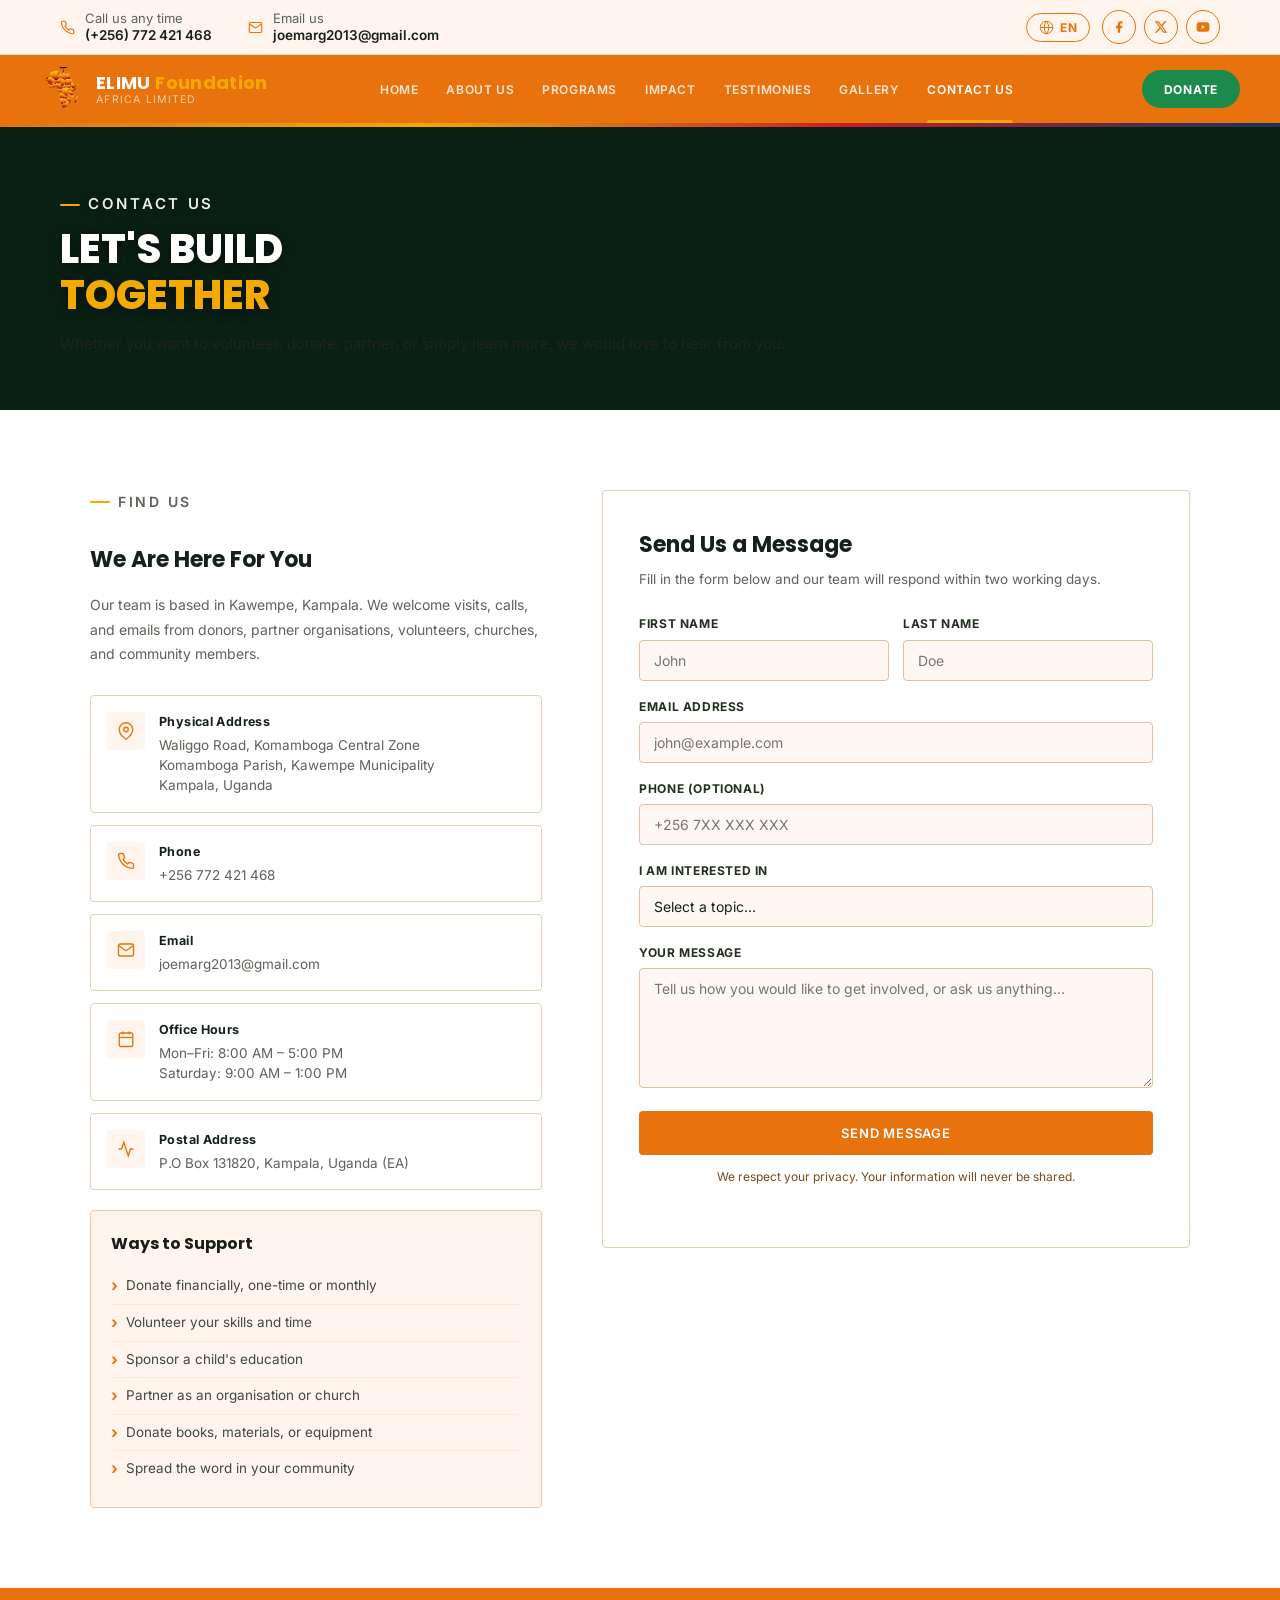
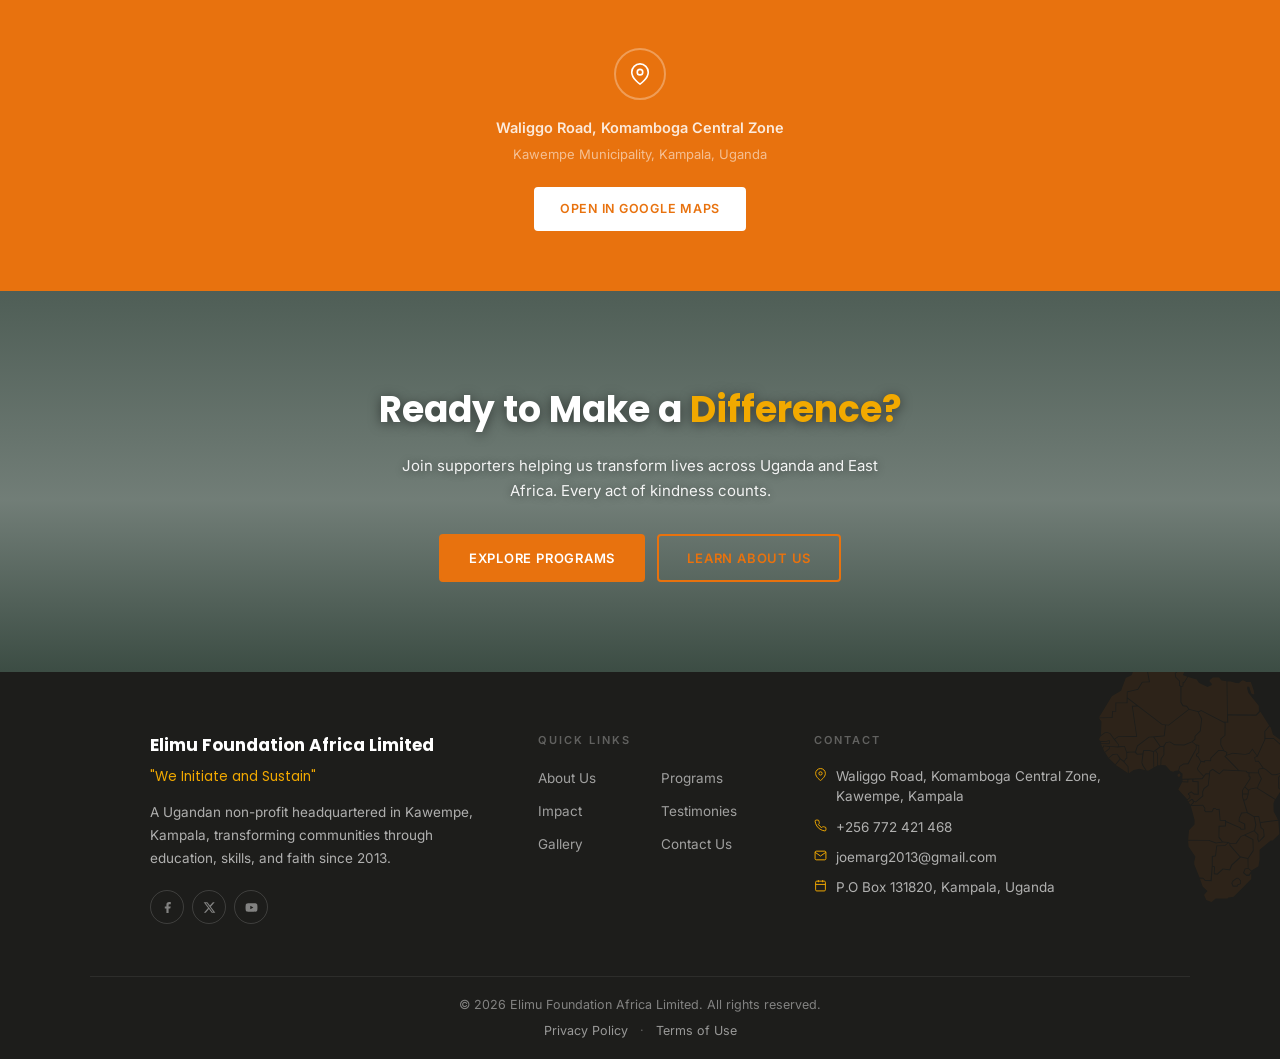
<file: contact.html>
<!DOCTYPE html>
<html lang="en">
<head>
  <meta charset="UTF-8">
  <meta name="viewport" content="width=device-width, initial-scale=1.0">
  <title>Contact Us | Elimu Foundation Africa Limited</title>
  <meta name="description" content="Get in touch with Elimu Foundation Africa Limited to donate, sponsor a child, volunteer, or partner with us in Kampala, Uganda.">
  <!-- TODO: replace example.org with your real live domain once the site is deployed -->
  <link rel="canonical" href="https://www.elimufoundationafrica.org/contact.html">
  <meta property="og:type" content="website">
  <meta property="og:site_name" content="Elimu Foundation Africa Limited">
  <meta property="og:title" content="Contact Us | Elimu Foundation Africa Limited">
  <meta property="og:description" content="Get in touch with Elimu Foundation Africa Limited to donate, sponsor a child, volunteer, or partner with us in Kampala, Uganda.">
  <meta property="og:image" content="https://images.pexels.com/photos/20209020/pexels-photo-20209020.jpeg?auto=compress&cs=tinysrgb&w=1200">
  <meta property="og:url" content="https://www.elimufoundationafrica.org/contact.html">
  <meta name="twitter:card" content="summary_large_image">
  <meta name="twitter:title" content="Contact Us | Elimu Foundation Africa Limited">
  <meta name="twitter:description" content="Get in touch with Elimu Foundation Africa Limited to donate, sponsor a child, volunteer, or partner with us in Kampala, Uganda.">
  <meta name="twitter:image" content="https://images.pexels.com/photos/20209020/pexels-photo-20209020.jpeg?auto=compress&cs=tinysrgb&w=1200">
  <link rel="icon" type="image/svg+xml" href="favicon.svg">
  <link rel="icon" type="image/png" sizes="32x32" href="favicon-32.png">
  <link rel="icon" type="image/png" sizes="16x16" href="favicon-16.png">
  <link rel="apple-touch-icon" href="apple-touch-icon.png">
  <link rel="shortcut icon" href="favicon.ico">
  <link rel="stylesheet" href="css/style.css">
</head>
<body>
<!-- top bar -->
<div class="topbar">
  <div class="topbar-left">
    <div class="topbar-item">
      <svg viewBox="0 0 24 24"><path d="M22 16.92v3a2 2 0 01-2.18 2 19.79 19.79 0 01-8.63-3.07 19.5 19.5 0 01-6-6 19.79 19.79 0 01-3.07-8.67A2 2 0 014.11 2h3a2 2 0 012 1.72 12.84 12.84 0 00.7 2.81 2 2 0 01-.45 2.11L8.09 9.91a16 16 0 006 6l1.27-1.27a2 2 0 012.11-.45 12.84 12.84 0 002.81.7A2 2 0 0122 16.92z"/></svg>
      <div class="info">
        <span data-i18n="topbar_call_label">Call us any time</span>
        <strong>(+256) 772 421 468</strong>
      </div>
    </div>
    <div class="topbar-item">
      <svg viewBox="0 0 24 24"><path d="M4 4h16c1.1 0 2 .9 2 2v12c0 1.1-.9 2-2 2H4c-1.1 0-2-.9-2-2V6c0-1.1.9-2 2-2z"/><polyline points="22,6 12,13 2,6"/></svg>
      <div class="info">
        <span data-i18n="topbar_email_label">Email us</span>
        <strong>joemarg2013@gmail.com</strong>
      </div>
    </div>
  </div>
  <div class="topbar-right">
    <div class="lang-switch" id="langSwitch">
      <button class="lang-btn" id="langBtn" aria-label="Change language">
        <svg viewBox="0 0 24 24"><circle cx="12" cy="12" r="10"/><line x1="2" y1="12" x2="22" y2="12"/><path d="M12 2a15.3 15.3 0 010 20 15.3 15.3 0 010-20z"/></svg>
        <span id="langBtnLabel">EN</span>
      </button>
      <div class="lang-menu" id="langMenu">
        <button data-lang="en">English</button>
        <button data-lang="sw">Kiswahili</button>
        <button data-lang="lg">Luganda</button>
        <button data-lang="fr">Français</button>
        <button data-lang="es">Español</button>
      </div>
    </div>
    <a href="#" class="social-btn" aria-label="Facebook"><svg viewBox="0 0 24 24"><path d="M18 2h-3a5 5 0 00-5 5v3H7v4h3v8h4v-8h3l1-4h-4V7a1 1 0 011-1h3z"/></svg></a>
    <a href="#" class="social-btn" aria-label="Twitter"><svg viewBox="0 0 24 24"><path d="M18.244 2.25h3.308l-7.227 8.26 8.502 11.24H16.17l-5.214-6.817L4.99 21.75H1.68l7.73-8.835L1.254 2.25H8.08l4.713 6.231zm-1.161 17.52h1.833L7.084 4.126H5.117z"/></svg></a>
    <a href="#" class="social-btn" aria-label="YouTube"><svg viewBox="0 0 24 24"><path d="M22.54 6.42a2.78 2.78 0 00-1.95-1.96C18.88 4 12 4 12 4s-6.88 0-8.59.46a2.78 2.78 0 00-1.95 1.96A29 29 0 001 12a29 29 0 00.46 5.58 2.78 2.78 0 001.95 1.96C5.12 20 12 20 12 20s6.88 0 8.59-.46a2.78 2.78 0 001.95-1.96A29 29 0 0023 12a29 29 0 00-.46-5.58zM9.75 15.02V8.98L15.5 12l-5.75 3.02z"/></svg></a>
  </div>
</div>

<!-- navbar -->
<div class="navbar">
  <div class="navbar-inner">
    <a href="index.html" class="site-logo">
      <svg viewBox="350 415 195 225" xmlns="http://www.w3.org/2000/svg" class="brand-logo-svg" role="img" aria-label="Elimu Foundation Africa Limited logo">
        <!-- Map data: Al MacDonald (original artwork), edited by Fritz Lekschas, CC BY-SA 3.0, github.com/flekschas/simple-world-map -->
        <defs>
          <linearGradient id="logoSunset" x1="0%" y1="0%" x2="0%" y2="100%">
            <stop offset="0%" stop-color="#F9C846"/>
            <stop offset="28%" stop-color="#F2A900"/>
            <stop offset="55%" stop-color="#E8720E"/>
            <stop offset="78%" stop-color="#C81E2C"/>
            <stop offset="100%" stop-color="#3A1418"/>
          </linearGradient>
        </defs>
        <g fill="url(#logoSunset)">
          <path id="_somaliland" d="M512.674,502.797l3.526,2.403l1.046-0.052l8.757-3.008l0.994,3.206l-0.701,2.706l-1.893,1.503l-4.729-0.302l-6.769-4.158L512.674,502.797L512.674,502.797z"/>
          <g id="ao">
              <path class="mainland" d="M437.366,547.461l2.948,11.003l-0.069,3.478l-4.313,4.633l-0.647,7.527l16.597,0.147l5.395,1.954l4.45-0.58l-2.594-3.251l0.01-9.282l5.101-0.217v-3.621l-4.142-0.172l-0.829-8.575l-1.746,0.024l-0.943-0.848l-1.027,0.054l-1.365,2.646h-5.255l-1.22-1.227l0.363-1.738l-1.436-2.101L437.366,547.461L437.366,547.461z"/>
              <path d="M435.577,544.453l1.504,1.953l1.945-1.842l-0.571-1.909l-0.483-0.035L435.577,544.453L435.577,544.453z"/>
          </g>
          <path id="bf" d="M404.493,493.496l3.146-0.25l5.16,7.295l-4.789,3.613l-3.466-0.892l-4.66,0.062l-0.752,2.73l-3.907,0.19l-1.071-1.461l1.385-4.442L404.493,493.496L404.493,493.496z"/>
          <path id="bi" d="M478.504,538.385l3.691-0.078l-0.959,3.232l-0.935,0.812h-1.142l-0.812-2.187L478.504,538.385L478.504,538.385z"/>
          <path id="bj" d="M411.512,515.288h1.833l0.104-5.204l2.315-3.363l-0.104-5.852l-2.102-0.052l-3.604,2.816l1.504,2.87L411.512,515.288L411.512,515.288z"/>
          <path id="bw" d="M454.56,594.589l1.858,0.57l-0.26,5.314l1.911,0.26l4.391-3.959l5.273,0.57l1.399-3.545l6.673-6.095l-8.013-9.223l-0.104-1.514l-0.883-0.26l-2.43,2.24l-6.31,0.154l-0.884,7.866l-2.479,0.57L454.56,594.589L454.56,594.589z"/>
          <path id="cd" d="M438.023,546.597l8.912-0.155l1.808,2.567l-0.069,1.893l0.665,0.605h4.426l1.271-2.499h1.808l0.734,0.742l2.479-0.069l0.735,8.714l4.287,0.139v0.675l11.521,5.195l0.536,1.012h2.411l-0.268-3.648l-4.356-2.092l0.269-2.766l1.876-4.392l4.287-0.139l-3.683-12.224l0.068-5.195l5.826-9.11l0.068-1.278l-0.874-0.477l0.035-2.472l-1.062-0.095l-1.072-1.366l-17.59-0.795l-3.226,3.138l-5.28-3.475l-1.858,1.141l-1.348,11.35l-3.337,2.575l-1.003,2.283l0.179,3.381l-6.017,4.918l-1.6-0.726l0.216,0.94L438.023,546.597L438.023,546.597z"/>
          <path id="cf" d="M443.452,519.229l4.028,4.356l1.59-2.057l2.532,0.104l0.544-2.006l2.49-1.556l5.169,3.562l2.982-2.956l11.574,0.51l-10.736-11.082l1.443-0.897l0.198-1.954l-2.438-1.149h-3.58l-5.766,5.715l-0.197,2.351l-4.573-0.146l-0.146,1.003l-2.982-0.305l-2.688,5.108L443.452,519.229L443.452,519.229z"/>
          <path id="cg" d="M439.424,526.551l-0.052,1.255l4.131,0.104l0.146,10.728l-3.777-0.104l-2.187-1.703l-1.693,0.951l-0.078,0.476l0.873,0.423l0.251,2.204l-2.334,2.006l0.501,1.057l2.585-2.006h1.244l0.396,1.2l1.644,0.7l5.271-4.46l-0.104-3.259l1.099-2.653l3.38-2.507l0.907-8.479l-2.402,0.009l-2.783,3.812L439.424,526.551L439.424,526.551z"/>
          <path id="ci" d="M388.484,521.562l3.697-2.617l4.6-0.806l4.693,1.013l-2.395-3.622l-0.701-2.213l0.701-6.544l-4.192,0.198l-1.9-1.814l-3.994,0.104l-1.901,0.304l0.198,4.425l-1.002,0.406l-1.203,2.215l3.095,3.62L388.484,521.562L388.484,521.562z"/>
          <path id="cm" d="M428.031,519.428l2.783,2.561l-0.199,3.959l15.266-0.354l1.245-1.399l-4.375-4.711l-0.648-1.703l2.784-5.212l-1.893-3.458l-1.591-0.855v-1.755l1.841-1.202l0.104-5.463l-1.46-0.164l-0.024,2.87l-6.414,11.972l-3.925,0.199l-2.688,1.85L428.031,519.428L428.031,519.428z"/>
          <path id="dj" d="M508.991,499.771l-0.493,2.903l3.424-0.052l0.052-4.271l-1.253-0.77L508.991,499.771L508.991,499.771z"/>
          <path id="dz" d="M424.625,435.764l-3.526-1.186l-14.677,2.758l-3.198,2.429l1.953,10.088l-5.835,0.233l-3.509,5.646l-8.359,2.005l0.025,4.105l27.532,21.048l4.692,0.398l15.654-12.231l-1.565-1.971l-2.938-0.398l-1.764-2.955V453.5l-1.177-1.184l0.199-3.155l-3.13-3.155l-0.389-3.354l1.366-0.986l-0.59-3.553L424.625,435.764L424.625,435.764z"/>
          <path id="eg" d="M466.16,449.222l2.308,0.062l4.495,1.244l2.135,0.061l2.646-2.213h1.234l2.249,1.245h2.845l0.51-0.035l1.798,5.17l0.51,1.668l0.477,2.498l-0.85,0.622l-1.461-0.734l-1.686-5.498l-1.521-0.111l-0.111,1.867l1.012,3.232l8.1,10.027l0.173,4.305l-2.359,2.723l-22.163-0.251L466.16,449.222L466.16,449.222z"/>
          <path id="er" d="M496.224,493.859l-0.216-5.093l3.423-3.992l0.926,0.709l1.686,5.637l8.091,6.023l-1.47,1.808l-5.922-5.091L496.224,493.859L496.224,493.859z"/>
          <path id="et" d="M489.982,508.606l6.292-14.005l6.25,0.035l5.541,4.814l-0.39,3.968h4.296l0.44,2.386l6.95,4.157l4.286,0.217l-8.15,8.756l-11.194,3.449h-2.773l-4.944-4.219l-1.953-0.82l-3.786-5.576l-2.499,0.035l-0.294-2.559L489.982,508.606L489.982,508.606z"/>
          <path id="ga" d="M435.438,526.646l-0.104,2.151l-4.875-0.104l-2.982,5.766l7.012,7.667l1.736-1.453l-0.052-1.503l-1.192-0.554v-1.057l2.688-1.701l2.387,1.807l2.638,0.052l-0.054-9.067l-4.176-0.196l-0.052-1.903L435.438,526.646L435.438,526.646z"/>
          <path id="gh" d="M399.091,513.179l0.968,2.273l2.524,3.959l1.4-0.052l3.819-2.171l-0.268-12.354l-2.957-0.864l-4.141,0.112L399.091,513.179L399.091,513.179z"/>
          <path id="gm" d="M366.719,497.006l-0.111,0.959l5.98-0.086l0.304-0.891l-0.13-0.898l-1.721,0.7L366.719,497.006L366.719,497.006z"/>
          <path id="gn" d="M369.77,505.304l2.629,4.046l3.423-2.974l3.511-0.155l2.922,3.881l2.48,1.635l0.933-1.816l0.83-0.466l-0.061-3.993l-1.65-4.737l-5.065,0.562l-6.267-0.501l-0.034,1.606L369.77,505.304L369.77,505.304z"/>
          <g id="gq">
              <path d="M427.184,522.134l-0.396,1.703l1.191,0.648l1.143-0.855l-0.397-1.755L427.184,522.134L427.184,522.134z"/>
              <path d="M430.771,526.697l-0.054,1.202l3.924,0.198l-0.052-1.356L430.771,526.697L430.771,526.697z"/>
          </g>
          <path id="gw" d="M368.196,502.356l1.211,2.395l3.396-2.922l0.035-0.899l-4.003-0.579L368.196,502.356L368.196,502.356z"/>
          <path id="ke" d="M491.142,521.365l2.3,4.484l-2.759,5.783l-0.361,1.754l13.77,8.516l4.271-6.708l-2.161-1.754l-0.043-8.835l2.705-2.956l-4.313,1.435l-3.259,0.044l-5.1-4.305l-1.608-0.692l-2.98,0.276l-0.526,0.883L491.142,521.365L491.142,521.365z"/>
          <path id="lr" d="M378.198,515.027l9.491,6.345l-0.227-4.805l-2.869-3.38l-2.801-2.481L378.198,515.027L378.198,515.027z"/>
          <path id="ls" d="M470.896,606.829l2.637-2.032l1.245,0.053l1.503,1.875l-0.155,1.877l-2.533,0.934v0.728l-2.792-0.156l-0.674-2.031L470.896,606.829L470.896,606.829z"/>
          <path id="ly" d="M429.958,453.518l1.35-0.225l0.397-3.112h0.674l2.758-4.528l6.804,1.979l1.856,2.887l6.69,3.062l3.482-1.47l-0.338-1.471l-1.521-1.469l0.173-1.021l2.473-2.093h4.894l1.856,2.489l3.934,0.57l0.511,31.889l-2.922-0.112l-17.651-9.181l-1.91,1.081l-7.253-1.814l-1.971-2.603l-2.87-0.397l-1.458-2.603L429.958,453.518L429.958,453.518z"/>
          <path id="ma" d="M402.505,439.903h-9.982l-1.954,4.339l-4.504,2.17l-3.719,10.062l-7.243,4.341l-10.174,16.761l9.983-0.199l0.389-4.927h2.541v-6.708h8.81l0.196-8.679l8.42-1.972l3.526-5.723l5.48-0.198L402.505,439.903L402.505,439.903z"/>
          <path id="mg" d="M526.988,561.474l-1.842,4.374l-3.154,5.566l-5.523,0.396l-2.369,2.783l0.397,8.488l-3.423,3.977l0.396,6.761l2.897,3.311l3.423-0.396l3.423-2.524l-0.787-3.977l7.894-13.657l-1.582-1.72l1.582-3.312l1.711,0.526l0.526-1.322l-1.582-6.76l-0.924-2.784L526.988,561.474L526.988,561.474z"/>
          <path id="ml" d="M377.584,494.845l2.662-1.823l14.799-0.087l-3.423-23.806l3.907-0.112l18.903,14.428l2.541,0.362l-0.959,8.021l-11.886,1.08l-9.171,6.847l-1.669,4.686l-6.37,0.269l-1.625-4.677l-4.884,0.346l0.189-1.53L377.584,494.845L377.584,494.845z"/>
          <path id="mr" d="M364.998,478.266l1.885,2.463l-0.389,10.65l2.74-1.972l1.952-0.397l2.741,0.985l3.128,4.34l2.939-1.971l14.288-0.199l-3.526-23.866l3.786-0.018l-7.054-5.402l0.009,3.51l-8.93,0.01l-0.043,6.698l-2.567-0.009l-0.328,4.944L364.998,478.266L364.998,478.266z"/>
          <path id="mw" d="M487.968,567.074l2.689,2.81l-0.053,3.597l0.52,1.514l3.57-3.855l-0.414-4.899l-1.912-1.46l-1.701-8.603l-2.949-0.104l1.34,6.196L487.968,567.074L487.968,567.074z"/>
          <path id="mz" d="M482.791,596.359l2.326,1.928l5.479-3.335l0.881-4.953v-8.178l8.791-7.191l1.506,0.053l5.322-5.107l-0.828-10.529l-13.81,1.743l0.519,3.338l2.02,1.757l0.57,5.731l-4.756,4.642l-1.141-2.603l0.207-3.44l-2.74-2.973l-6.725,3.13l6.258,3.182l0.209,9.274l-4.141,6.146L482.791,596.359L482.791,596.359z"/>
          <path id="na" d="M444.221,603.863l2.897,0.208l1.702,1.72l4.037,0.052l0.984-11.462v-7.503l2.585-0.52l0.986-7.867l6.569-0.206l2.323-1.927l-3.933-0.156l-5.325,0.726l-5.739-2.082h-16.13l0.415,4.58l5.376,7.918l-0.934,4.062l0.053,2.136L444.221,603.863L444.221,603.863z"/>
          <path id="ne" d="M413.396,500.17l2.204-0.053l1.988-2.981l3.336-0.597l3.553,2.17l7.58,0.216l5.861-2.386l2.204-1.894l0.164-2.489l4.088-4.123l1.08-9.104l-2.688-5.636l-6.88-1.677l-15.923,12.413l-2.256-0.217l-0.969,8.617l-8.124,0.813L413.396,500.17L413.396,500.17z"/>
          <path id="ng" d="M413.984,515.185l3.389,0.164l4.088,4.557l1.987,0.544l1.558-0.761l2.367-0.328l0.805-3.303l3.225-2.117l3.492-0.163l6.396-11.766l-0.104-2.653l-2.955-2.273l-5.913,2.603l-7.909-0.111l-3.77-2.386l-2.688,0.596l-1.4,2.438l-0.104,6.88l-2.256,3.198L413.984,515.185L413.984,515.185z"/>
          <path id="rw" d="M479.896,532.931l2.429,2.238l-0.104,2.396l-3.769,0.077v-2.646L479.896,532.931L479.896,532.931z"/>
          <path id="sd" d="M466.144,505.035l-2.55-1.504l-2.325-4.59l0.13-4.271l3.224-2.772l0,0l0.155-10.228l2.127,0.062l-0.242-5.68l22.302,0.198l3.189-3.215l6.881,11.004l-3.77,4.442v6.785l-4.599,9.891l-1.04,2.3l-3.709-5.316l-2.708,3.441l-3.059,0.834l-9.941-1l-4.333,1.541L466.144,505.035z"/>
          <path id="sl" d="M372.804,509.79l4.884,4.72l3.483-4.227l-2.179-3.415l-3,0.303L372.804,509.79L372.804,509.79z"/>
          <path id="sn" d="M372.424,498.771l-5.792-0.141l0,0l1.072,2.603l0.596-1.607l7.271,0.761l0.806-0.028l3.405,0.12l0.121-1.504l-3.111-3.733l-3.467-4.693l-2.152-0.898l-1.661,0.424l0,0l-3.405,2.472l-0.776,1.384l-0.242,1.383l1.253,0.899l4.185-0.061l2.688-0.728l0.303,1.322l-0.241,1.746L372.424,498.771z"/>
          <path id="so" d="M526.703,501.941l3.777-1.452l1.34,0.804l-0.147,3.354l-3.482,9.923l-18.854,20.19l-2.187-1.503l-0.147-8.521l2.835-3.26l6.018-1.857l8.824-9.318l2.31-2.058l0.647-3.008L526.703,501.941L526.703,501.941z"/>
          <path id="ss" d="M489.336,508.019l-2.04,0.898l0.647,3.553h2.542l3.448,5.004l-2.767,0.354l-0.709,1.288l-0.069,1.857l-8.298-0.146l-0.848-1.288l-5.8-0.328l-10.649-10.962l1.063-0.64l4.517-1.364l9.897,0.754l3.366-0.754l2.235-2.996L489.336,508.019z"/>
          <path id="sz" d="M482.531,596.983l-2.169,0.361l-0.935,2.552l1.659,1.513h2.015l1.702-2.446L482.531,596.983L482.531,596.983z"/>
          <path id="td" d="M440.971,494.983l0.112-2.552l4.098-3.983l1.099-9.785l-2.731-5.221l1.911-0.979l18.498,9.639l-0.113,9.456l-3.259,2.775v4.875l2.136,4.132h-3.77l-6.24,6.173l-0.165,1.867l-4.605-0.061l-0.061,0.846l-2.628-0.345l-1.798-3.397l-1.351-0.666l0.174-1.037l1.693-1.297v-6.066l-2.343-0.363l-2.826-2.102L440.971,494.983L440.971,494.983L440.971,494.983z"/>
          <path id="tg" d="M408.495,516.81l2.316-1.356l-0.053-8.946l-1.504-2.438l-0.967,0.812L408.495,516.81L408.495,516.81z"/>
          <path id="tn" d="M425.516,435.624l4.78-1.927l1.572,1.02l0.061,1.244l-0.734,0.959l0.111,1.703l0.735,0.396v3.061l-0.847,1.418l0.111,0.908l3.207,1.132l-2.584,4.02l-1.012-0.061l-0.173,3.232l-1.124,0.174l-0.959-0.849l0.225-3.284l-3.146-3.061l-0.397-2.662l1.521-1.192L425.516,435.624L425.516,435.624z"/>
          <path id="tz" d="M492.22,560.017l13.797-1.69l-3.395-6.569l-0.182-6.292l1.098-3.009l-14.367-9.023l-4.502,0.743l-1.564,1.158l-0.139,2.637l-1.012,3.656l-1.055,1.253l-1.514,0.141l2.809,9.418l4.816,2.838l4.195,0.1L492.22,560.017z"/>
          <path id="ug" d="M480.311,532.23l2.619,2.454l1.643-1.045l4.442-0.728l0.762,0.079l0.284-1.688l2.508-5.272l-2.109-4.392l-6.837,0.044l-0.043,1.808l0.917,0.882l-0.139,1.807L480.311,532.23L480.311,532.23z"/>
          <path id="za" d="M476.731,588.02l-6.829,6.311l-1.625,3.898l-5.411-0.674l-4.503,4.002l-2.991-0.294l0.241-5.531l-1.062-0.372l-0.743,11.314l-5.308-0.052l-1.6-1.886l-2.344-0.024l2.137,6.129l3.812,3.604l-2.723,3.172l1.764,3.977l4.08,1.558l3.25-2.767l9.311,0.053l0.667-0.83l4.132-0.728l13.978-13.917l-0.053-4.382l-1.495,1.937h-2.238l-2.723-2.282l1.383-3.44l2.378-0.482l-0.217-7.071L476.731,588.02L476.731,588.02z M473.455,604.011l1.306-0.052l2.118,2.299l-0.061,2.662l-2.481,1.253l-0.155,0.883l-3.785,0.043l-1.186-2.853l1.081-2.092L473.455,604.011L473.455,604.011z"/>
          <path id="zm" d="M459.78,571.656l2.739,3.802l4.244,0.261l1.504,0.829l4.443,0.053l3.829-5.367l10.702-4.789l0.934-4.219l-1.244-6.043l-5.584-3.181l-3.727,0.26l-1.857,4.114l0.053,1.876l4.391,2.136l0.26,4.642l-3.775,0.208l-0.935-1.564l-10.495-4.479l-0.311,3.44l-4.962,0.155L459.78,571.656L459.78,571.656z"/>
          <path id="zw" d="M468.52,578.226l7.755,8.757l5.946,1.513l3.984-6.248l-0.312-8.281l-6.465-3.337l-2.431,1.098l-3.62,5.524l-5.014-0.053L468.52,578.226L468.52,578.226z"/>
        </g>
        <!-- root / river line -->
        <path d="M478,452 C 472,478 483,504 474,530 C 467,553 480,575 471,600 C 466,613 472,622 468,632"
          stroke="#fff" stroke-width="1.6" fill="none" opacity="0.4" stroke-linecap="round"/>
        <!-- acacia tree silhouette -->
        <g transform="translate(432,405) scale(1.05)" fill="#241012">
          <path d="M19,34 L21,14 L23,34 Z"/>
          <ellipse cx="21" cy="9" rx="19" ry="7.5"/>
          <ellipse cx="10" cy="5" rx="10" ry="4.6"/>
          <ellipse cx="33" cy="6" rx="9" ry="4.2"/>
        </g>
      </svg>
      <div class="logo-text">
        <span class="logo-name">ELIMU <span class="accent">Foundation</span></span>
        <span class="logo-sub">Africa Limited</span>
      </div>
    </a>
    <nav>
      <button class="hamburger" id="navToggle" aria-label="Menu">
        <span></span><span></span><span></span>
      </button>
      <ul id="navList">
        <li><a href="index.html" data-i18n="nav_home">Home</a></li>
        <li><a href="about.html" data-i18n="nav_about">About Us</a></li>
        <li><a href="programs.html" data-i18n="nav_programs">Programs</a></li>
        <li><a href="impact.html" data-i18n="nav_impact">Impact</a></li>
        <li><a href="testimonies.html" data-i18n="nav_testimonies">Testimonies</a></li>
        <li><a href="gallery.html" data-i18n="nav_gallery">Gallery</a></li>
        <li><a href="contact.html" data-i18n="nav_contact">Contact Us</a></li>
      </ul>
    </nav>
    <a href="contact.html" class="nav-donate-btn" data-i18n="nav_donate">Donate</a>
  </div>
</div>
<section class="page-hero fade-scroll-bg" data-fade-target=".page-hero-bg-slides">
  <div class="page-hero-bg-slides">
    <div class="page-hero-bg-slide active" style="background-image:url('https://images.pexels.com/photos/20209020/pexels-photo-20209020.jpeg?auto=compress&cs=tinysrgb&w=1600')"></div>
    <div class="page-hero-bg-slide" style="background-image:url('https://images.pexels.com/photos/28593044/pexels-photo-28593044.jpeg?auto=compress&cs=tinysrgb&w=1600')"></div>
    <div class="page-hero-bg-slide" style="background-image:url('https://images.pexels.com/photos/33749805/pexels-photo-33749805.jpeg?auto=compress&cs=tinysrgb&w=1600')"></div>
  </div>
  <div class="page-hero-overlay"></div>
  <div class="page-hero-inner">
    <p class="section-tag">Contact Us</p>
    <h1>Let's Build<br/><em>Together</em></h1>
    <div class="hero-rotating-text">
      <span class="active">Whether you want to volunteer, donate, partner, or simply learn more, we would love to hear from you.</span>
      <span>A message, a call, or a visit, however you reach out, we're ready to talk about how we can work together.</span>
      <span>Every partnership starts with a conversation. Let's have ours.</span>
    </div>
  </div>
</section>

<section class="section white">
  <div class="container">
    <div class="contact-layout">

      <div class="contact-info">
        <p class="section-tag">Find Us</p>
        <h3>We Are Here For You</h3>
        <p>Our team is based in Kawempe, Kampala. We welcome visits, calls, and emails from donors, partner organisations, volunteers, churches, and community members.</p>

        <div class="contact-row">
          <div class="contact-row-icon"><svg viewBox="0 0 24 24"><path d="M21 10c0 7-9 13-9 13s-9-6-9-13a9 9 0 0118 0z"/><circle cx="12" cy="10" r="3"/></svg></div>
          <div class="contact-row-text"><strong>Physical Address</strong><p>Waliggo Road, Komamboga Central Zone<br/>Komamboga Parish, Kawempe Municipality<br/>Kampala, Uganda</p></div>
        </div>
        <div class="contact-row">
          <div class="contact-row-icon"><svg viewBox="0 0 24 24"><path d="M22 16.92v3a2 2 0 01-2.18 2 19.79 19.79 0 01-8.63-3.07 19.5 19.5 0 01-6-6 19.79 19.79 0 01-3.07-8.67A2 2 0 014.11 2h3a2 2 0 012 1.72 12.84 12.84 0 00.7 2.81 2 2 0 01-.45 2.11L8.09 9.91a16 16 0 006 6l1.27-1.27a2 2 0 012.11-.45 12.84 12.84 0 002.81.7A2 2 0 0122 16.92z"/></svg></div>
          <div class="contact-row-text"><strong>Phone</strong><p>+256 772 421 468</p></div>
        </div>
        <div class="contact-row">
          <div class="contact-row-icon"><svg viewBox="0 0 24 24"><path d="M4 4h16c1.1 0 2 .9 2 2v12c0 1.1-.9 2-2 2H4c-1.1 0-2-.9-2-2V6c0-1.1.9-2 2-2z"/><polyline points="22,6 12,13 2,6"/></svg></div>
          <div class="contact-row-text"><strong>Email</strong><p>joemarg2013@gmail.com</p></div>
        </div>
        <div class="contact-row">
          <div class="contact-row-icon"><svg viewBox="0 0 24 24"><rect x="3" y="4" width="18" height="18" rx="2"/><line x1="16" y1="2" x2="16" y2="6"/><line x1="8" y1="2" x2="8" y2="6"/><line x1="3" y1="10" x2="21" y2="10"/></svg></div>
          <div class="contact-row-text"><strong>Office Hours</strong><p>Mon–Fri: 8:00 AM – 5:00 PM<br/>Saturday: 9:00 AM – 1:00 PM</p></div>
        </div>
        <div class="contact-row">
          <div class="contact-row-icon"><svg viewBox="0 0 24 24"><path d="M22 12h-4l-3 9L9 3l-3 9H2"/></svg></div>
          <div class="contact-row-text"><strong>Postal Address</strong><p>P.O Box 131820, Kampala, Uganda (EA)</p></div>
        </div>

        <div class="support-list">
          <h4>Ways to Support</h4>
          <ul>
            <li>Donate financially, one-time or monthly</li>
            <li>Volunteer your skills and time</li>
            <li>Sponsor a child's education</li>
            <li>Partner as an organisation or church</li>
            <li>Donate books, materials, or equipment</li>
            <li>Spread the word in your community</li>
          </ul>
        </div>
      </div>

      <div class="contact-form">
        <h3>Send Us a Message</h3>
        <p>Fill in the form below and our team will respond within two working days.</p>
        <div class="form-row">
          <div class="form-group"><label>First Name</label><input type="text" placeholder="John"></div>
          <div class="form-group"><label>Last Name</label><input type="text" placeholder="Doe"></div>
        </div>
        <div class="form-group"><label>Email Address</label><input type="email" placeholder="john@example.com"></div>
        <div class="form-group"><label>Phone (Optional)</label><input type="tel" placeholder="+256 7XX XXX XXX"></div>
        <div class="form-group">
          <label>I Am Interested In</label>
          <select>
            <option value="" disabled selected>Select a topic...</option>
            <option>Making a Donation</option>
            <option>Volunteering</option>
            <option>Sponsoring a Child</option>
            <option>Organisational Partnership</option>
            <option>Church Partnership</option>
            <option>General Enquiry</option>
          </select>
        </div>
        <div class="form-group"><label>Your Message</label><textarea placeholder="Tell us how you would like to get involved, or ask us anything..."></textarea></div>
        <button type="button" class="btn btn-orange" style="width:100%" onclick="submitForm(this)">Send Message</button>
        <p style="font-size:12px;color:#7a4a1a;margin-top:12px;text-align:center">We respect your privacy. Your information will never be shared.</p>
      </div>

    </div>
  </div>
</section>

<div style="background:#E8720E;padding:60px;text-align:center">
  <div style="max-width:600px;margin:0 auto">
    <div style="width:52px;height:52px;border:2px solid rgba(255,255,255,0.3);border-radius:50%;display:flex;align-items:center;justify-content:center;margin:0 auto 16px">
      <svg viewBox="0 0 24 24" fill="none" stroke="#fff" stroke-width="1.8" style="width:22px;height:22px"><path d="M21 10c0 7-9 13-9 13s-9-6-9-13a9 9 0 0118 0z"/><circle cx="12" cy="10" r="3"/></svg>
    </div>
    <p style="color:rgba(255,255,255,0.85);font-size:14.5px;margin-bottom:5px;font-weight:600">Waliggo Road, Komamboga Central Zone</p>
    <p style="color:rgba(255,255,255,0.55);font-size:13px;margin-bottom:22px">Kawempe Municipality, Kampala, Uganda</p>
    <a href="https://maps.google.com/?q=Komamboga+Kawempe+Kampala+Uganda" target="_blank" rel="noopener noreferrer" class="btn btn-white" style="font-size:12.5px;padding:10px 24px">Open in Google Maps</a>
  </div>
</div>
<div class="cta-band fade-scroll-bg" data-fade-target=".cta-band-bg">
  <div class="cta-band-bg" style="background-image:url('https://images.pexels.com/photos/20209020/pexels-photo-20209020.jpeg?auto=compress&cs=tinysrgb&w=1800')"></div>
  <div class="cta-band-overlay"></div>
  <div class="cta-band-inner">
  <h2>Ready to Make a <em>Difference?</em></h2>
  <p>Join supporters helping us transform lives across Uganda and East Africa. Every act of kindness counts.</p>
  <div class="btn-group">
    <a href="programs.html" class="btn btn-orange">Explore Programs</a>
    <a href="about.html" class="btn btn-outline-orange">Learn About Us</a>
  </div>
  </div>
</div>

<!-- footer -->
<footer class="footer">
  <div class="footer-map-strip">
    <svg viewBox="358 426 181 205" class="footer-africa-mini" fill="#E8720E" opacity="0.16" aria-hidden="true">
      <path id="_somaliland" d="M512.674,502.797l3.526,2.403l1.046-0.052l8.757-3.008l0.994,3.206l-0.701,2.706l-1.893,1.503l-4.729-0.302l-6.769-4.158L512.674,502.797L512.674,502.797z"/>
      <g id="ao">
        <path class="mainland" d="M437.366,547.461l2.948,11.003l-0.069,3.478l-4.313,4.633l-0.647,7.527l16.597,0.147l5.395,1.954l4.45-0.58l-2.594-3.251l0.01-9.282l5.101-0.217v-3.621l-4.142-0.172l-0.829-8.575l-1.746,0.024l-0.943-0.848l-1.027,0.054l-1.365,2.646h-5.255l-1.22-1.227l0.363-1.738l-1.436-2.101L437.366,547.461L437.366,547.461z"/>
        <path d="M435.577,544.453l1.504,1.953l1.945-1.842l-0.571-1.909l-0.483-0.035L435.577,544.453L435.577,544.453z"/>
    </g>
      <path id="bf" d="M404.493,493.496l3.146-0.25l5.16,7.295l-4.789,3.613l-3.466-0.892l-4.66,0.062l-0.752,2.73l-3.907,0.19l-1.071-1.461l1.385-4.442L404.493,493.496L404.493,493.496z"/>
      <path id="bi" d="M478.504,538.385l3.691-0.078l-0.959,3.232l-0.935,0.812h-1.142l-0.812-2.187L478.504,538.385L478.504,538.385z"/>
      <path id="bj" d="M411.512,515.288h1.833l0.104-5.204l2.315-3.363l-0.104-5.852l-2.102-0.052l-3.604,2.816l1.504,2.87L411.512,515.288L411.512,515.288z"/>
      <path id="bw" d="M454.56,594.589l1.858,0.57l-0.26,5.314l1.911,0.26l4.391-3.959l5.273,0.57l1.399-3.545l6.673-6.095l-8.013-9.223l-0.104-1.514l-0.883-0.26l-2.43,2.24l-6.31,0.154l-0.884,7.866l-2.479,0.57L454.56,594.589L454.56,594.589z"/>
      <path id="cd" d="M438.023,546.597l8.912-0.155l1.808,2.567l-0.069,1.893l0.665,0.605h4.426l1.271-2.499h1.808l0.734,0.742l2.479-0.069l0.735,8.714l4.287,0.139v0.675l11.521,5.195l0.536,1.012h2.411l-0.268-3.648l-4.356-2.092l0.269-2.766l1.876-4.392l4.287-0.139l-3.683-12.224l0.068-5.195l5.826-9.11l0.068-1.278l-0.874-0.477l0.035-2.472l-1.062-0.095l-1.072-1.366l-17.59-0.795l-3.226,3.138l-5.28-3.475l-1.858,1.141l-1.348,11.35l-3.337,2.575l-1.003,2.283l0.179,3.381l-6.017,4.918l-1.6-0.726l0.216,0.94L438.023,546.597L438.023,546.597z"/>
      <path id="cf" d="M443.452,519.229l4.028,4.356l1.59-2.057l2.532,0.104l0.544-2.006l2.49-1.556l5.169,3.562l2.982-2.956l11.574,0.51l-10.736-11.082l1.443-0.897l0.198-1.954l-2.438-1.149h-3.58l-5.766,5.715l-0.197,2.351l-4.573-0.146l-0.146,1.003l-2.982-0.305l-2.688,5.108L443.452,519.229L443.452,519.229z"/>
      <path id="cg" d="M439.424,526.551l-0.052,1.255l4.131,0.104l0.146,10.728l-3.777-0.104l-2.187-1.703l-1.693,0.951l-0.078,0.476l0.873,0.423l0.251,2.204l-2.334,2.006l0.501,1.057l2.585-2.006h1.244l0.396,1.2l1.644,0.7l5.271-4.46l-0.104-3.259l1.099-2.653l3.38-2.507l0.907-8.479l-2.402,0.009l-2.783,3.812L439.424,526.551L439.424,526.551z"/>
      <path id="ci" d="M388.484,521.562l3.697-2.617l4.6-0.806l4.693,1.013l-2.395-3.622l-0.701-2.213l0.701-6.544l-4.192,0.198l-1.9-1.814l-3.994,0.104l-1.901,0.304l0.198,4.425l-1.002,0.406l-1.203,2.215l3.095,3.62L388.484,521.562L388.484,521.562z"/>
      <path id="cm" d="M428.031,519.428l2.783,2.561l-0.199,3.959l15.266-0.354l1.245-1.399l-4.375-4.711l-0.648-1.703l2.784-5.212l-1.893-3.458l-1.591-0.855v-1.755l1.841-1.202l0.104-5.463l-1.46-0.164l-0.024,2.87l-6.414,11.972l-3.925,0.199l-2.688,1.85L428.031,519.428L428.031,519.428z"/>
      <path id="dj" d="M508.991,499.771l-0.493,2.903l3.424-0.052l0.052-4.271l-1.253-0.77L508.991,499.771L508.991,499.771z"/>
      <path id="dz" d="M424.625,435.764l-3.526-1.186l-14.677,2.758l-3.198,2.429l1.953,10.088l-5.835,0.233l-3.509,5.646l-8.359,2.005l0.025,4.105l27.532,21.048l4.692,0.398l15.654-12.231l-1.565-1.971l-2.938-0.398l-1.764-2.955V453.5l-1.177-1.184l0.199-3.155l-3.13-3.155l-0.389-3.354l1.366-0.986l-0.59-3.553L424.625,435.764L424.625,435.764z"/>
      <path id="eg" d="M466.16,449.222l2.308,0.062l4.495,1.244l2.135,0.061l2.646-2.213h1.234l2.249,1.245h2.845l0.51-0.035l1.798,5.17l0.51,1.668l0.477,2.498l-0.85,0.622l-1.461-0.734l-1.686-5.498l-1.521-0.111l-0.111,1.867l1.012,3.232l8.1,10.027l0.173,4.305l-2.359,2.723l-22.163-0.251L466.16,449.222L466.16,449.222z"/>
      <path id="er" d="M496.224,493.859l-0.216-5.093l3.423-3.992l0.926,0.709l1.686,5.637l8.091,6.023l-1.47,1.808l-5.922-5.091L496.224,493.859L496.224,493.859z"/>
      <path id="et" d="M489.982,508.606l6.292-14.005l6.25,0.035l5.541,4.814l-0.39,3.968h4.296l0.44,2.386l6.95,4.157l4.286,0.217l-8.15,8.756l-11.194,3.449h-2.773l-4.944-4.219l-1.953-0.82l-3.786-5.576l-2.499,0.035l-0.294-2.559L489.982,508.606L489.982,508.606z"/>
      <path id="ga" d="M435.438,526.646l-0.104,2.151l-4.875-0.104l-2.982,5.766l7.012,7.667l1.736-1.453l-0.052-1.503l-1.192-0.554v-1.057l2.688-1.701l2.387,1.807l2.638,0.052l-0.054-9.067l-4.176-0.196l-0.052-1.903L435.438,526.646L435.438,526.646z"/>
      <path id="gh" d="M399.091,513.179l0.968,2.273l2.524,3.959l1.4-0.052l3.819-2.171l-0.268-12.354l-2.957-0.864l-4.141,0.112L399.091,513.179L399.091,513.179z"/>
      <path id="gm" d="M366.719,497.006l-0.111,0.959l5.98-0.086l0.304-0.891l-0.13-0.898l-1.721,0.7L366.719,497.006L366.719,497.006z"/>
      <path id="gn" d="M369.77,505.304l2.629,4.046l3.423-2.974l3.511-0.155l2.922,3.881l2.48,1.635l0.933-1.816l0.83-0.466l-0.061-3.993l-1.65-4.737l-5.065,0.562l-6.267-0.501l-0.034,1.606L369.77,505.304L369.77,505.304z"/>
      <g id="gq">
        <path d="M427.184,522.134l-0.396,1.703l1.191,0.648l1.143-0.855l-0.397-1.755L427.184,522.134L427.184,522.134z"/>
        <path d="M430.771,526.697l-0.054,1.202l3.924,0.198l-0.052-1.356L430.771,526.697L430.771,526.697z"/>
    </g>
      <path id="gw" d="M368.196,502.356l1.211,2.395l3.396-2.922l0.035-0.899l-4.003-0.579L368.196,502.356L368.196,502.356z"/>
      <path id="ke" d="M491.142,521.365l2.3,4.484l-2.759,5.783l-0.361,1.754l13.77,8.516l4.271-6.708l-2.161-1.754l-0.043-8.835l2.705-2.956l-4.313,1.435l-3.259,0.044l-5.1-4.305l-1.608-0.692l-2.98,0.276l-0.526,0.883L491.142,521.365L491.142,521.365z"/>
      <path id="lr" d="M378.198,515.027l9.491,6.345l-0.227-4.805l-2.869-3.38l-2.801-2.481L378.198,515.027L378.198,515.027z"/>
      <path id="ls" d="M470.896,606.829l2.637-2.032l1.245,0.053l1.503,1.875l-0.155,1.877l-2.533,0.934v0.728l-2.792-0.156l-0.674-2.031L470.896,606.829L470.896,606.829z"/>
      <path id="ly" d="M429.958,453.518l1.35-0.225l0.397-3.112h0.674l2.758-4.528l6.804,1.979l1.856,2.887l6.69,3.062l3.482-1.47l-0.338-1.471l-1.521-1.469l0.173-1.021l2.473-2.093h4.894l1.856,2.489l3.934,0.57l0.511,31.889l-2.922-0.112l-17.651-9.181l-1.91,1.081l-7.253-1.814l-1.971-2.603l-2.87-0.397l-1.458-2.603L429.958,453.518L429.958,453.518z"/>
      <path id="ma" d="M402.505,439.903h-9.982l-1.954,4.339l-4.504,2.17l-3.719,10.062l-7.243,4.341l-10.174,16.761l9.983-0.199l0.389-4.927h2.541v-6.708h8.81l0.196-8.679l8.42-1.972l3.526-5.723l5.48-0.198L402.505,439.903L402.505,439.903z"/>
      <path id="mg" d="M526.988,561.474l-1.842,4.374l-3.154,5.566l-5.523,0.396l-2.369,2.783l0.397,8.488l-3.423,3.977l0.396,6.761l2.897,3.311l3.423-0.396l3.423-2.524l-0.787-3.977l7.894-13.657l-1.582-1.72l1.582-3.312l1.711,0.526l0.526-1.322l-1.582-6.76l-0.924-2.784L526.988,561.474L526.988,561.474z"/>
      <path id="ml" d="M377.584,494.845l2.662-1.823l14.799-0.087l-3.423-23.806l3.907-0.112l18.903,14.428l2.541,0.362l-0.959,8.021l-11.886,1.08l-9.171,6.847l-1.669,4.686l-6.37,0.269l-1.625-4.677l-4.884,0.346l0.189-1.53L377.584,494.845L377.584,494.845z"/>
      <path id="mr" d="M364.998,478.266l1.885,2.463l-0.389,10.65l2.74-1.972l1.952-0.397l2.741,0.985l3.128,4.34l2.939-1.971l14.288-0.199l-3.526-23.866l3.786-0.018l-7.054-5.402l0.009,3.51l-8.93,0.01l-0.043,6.698l-2.567-0.009l-0.328,4.944L364.998,478.266L364.998,478.266z"/>
      <path id="mw" d="M487.968,567.074l2.689,2.81l-0.053,3.597l0.52,1.514l3.57-3.855l-0.414-4.899l-1.912-1.46l-1.701-8.603l-2.949-0.104l1.34,6.196L487.968,567.074L487.968,567.074z"/>
      <path id="mz" d="M482.791,596.359l2.326,1.928l5.479-3.335l0.881-4.953v-8.178l8.791-7.191l1.506,0.053l5.322-5.107l-0.828-10.529l-13.81,1.743l0.519,3.338l2.02,1.757l0.57,5.731l-4.756,4.642l-1.141-2.603l0.207-3.44l-2.74-2.973l-6.725,3.13l6.258,3.182l0.209,9.274l-4.141,6.146L482.791,596.359L482.791,596.359z"/>
      <path id="na" d="M444.221,603.863l2.897,0.208l1.702,1.72l4.037,0.052l0.984-11.462v-7.503l2.585-0.52l0.986-7.867l6.569-0.206l2.323-1.927l-3.933-0.156l-5.325,0.726l-5.739-2.082h-16.13l0.415,4.58l5.376,7.918l-0.934,4.062l0.053,2.136L444.221,603.863L444.221,603.863z"/>
      <path id="ne" d="M413.396,500.17l2.204-0.053l1.988-2.981l3.336-0.597l3.553,2.17l7.58,0.216l5.861-2.386l2.204-1.894l0.164-2.489l4.088-4.123l1.08-9.104l-2.688-5.636l-6.88-1.677l-15.923,12.413l-2.256-0.217l-0.969,8.617l-8.124,0.813L413.396,500.17L413.396,500.17z"/>
      <path id="ng" d="M413.984,515.185l3.389,0.164l4.088,4.557l1.987,0.544l1.558-0.761l2.367-0.328l0.805-3.303l3.225-2.117l3.492-0.163l6.396-11.766l-0.104-2.653l-2.955-2.273l-5.913,2.603l-7.909-0.111l-3.77-2.386l-2.688,0.596l-1.4,2.438l-0.104,6.88l-2.256,3.198L413.984,515.185L413.984,515.185z"/>
      <path id="rw" d="M479.896,532.931l2.429,2.238l-0.104,2.396l-3.769,0.077v-2.646L479.896,532.931L479.896,532.931z"/>
      <path id="sd" d="M466.144,505.035l-2.55-1.504l-2.325-4.59l0.13-4.271l3.224-2.772l0,0l0.155-10.228l2.127,0.062l-0.242-5.68l22.302,0.198l3.189-3.215l6.881,11.004l-3.77,4.442v6.785l-4.599,9.891l-1.04,2.3l-3.709-5.316l-2.708,3.441l-3.059,0.834l-9.941-1l-4.333,1.541L466.144,505.035z"/>
      <path id="sl" d="M372.804,509.79l4.884,4.72l3.483-4.227l-2.179-3.415l-3,0.303L372.804,509.79L372.804,509.79z"/>
      <path id="sn" d="M372.424,498.771l-5.792-0.141l0,0l1.072,2.603l0.596-1.607l7.271,0.761l0.806-0.028l3.405,0.12l0.121-1.504l-3.111-3.733l-3.467-4.693l-2.152-0.898l-1.661,0.424l0,0l-3.405,2.472l-0.776,1.384l-0.242,1.383l1.253,0.899l4.185-0.061l2.688-0.728l0.303,1.322l-0.241,1.746L372.424,498.771z"/>
      <path id="so" d="M526.703,501.941l3.777-1.452l1.34,0.804l-0.147,3.354l-3.482,9.923l-18.854,20.19l-2.187-1.503l-0.147-8.521l2.835-3.26l6.018-1.857l8.824-9.318l2.31-2.058l0.647-3.008L526.703,501.941L526.703,501.941z"/>
      <path id="ss" d="M489.336,508.019l-2.04,0.898l0.647,3.553h2.542l3.448,5.004l-2.767,0.354l-0.709,1.288l-0.069,1.857l-8.298-0.146l-0.848-1.288l-5.8-0.328l-10.649-10.962l1.063-0.64l4.517-1.364l9.897,0.754l3.366-0.754l2.235-2.996L489.336,508.019z"/>
      <path id="sz" d="M482.531,596.983l-2.169,0.361l-0.935,2.552l1.659,1.513h2.015l1.702-2.446L482.531,596.983L482.531,596.983z"/>
      <path id="td" d="M440.971,494.983l0.112-2.552l4.098-3.983l1.099-9.785l-2.731-5.221l1.911-0.979l18.498,9.639l-0.113,9.456l-3.259,2.775v4.875l2.136,4.132h-3.77l-6.24,6.173l-0.165,1.867l-4.605-0.061l-0.061,0.846l-2.628-0.345l-1.798-3.397l-1.351-0.666l0.174-1.037l1.693-1.297v-6.066l-2.343-0.363l-2.826-2.102L440.971,494.983L440.971,494.983L440.971,494.983z"/>
      <path id="tg" d="M408.495,516.81l2.316-1.356l-0.053-8.946l-1.504-2.438l-0.967,0.812L408.495,516.81L408.495,516.81z"/>
      <path id="tn" d="M425.516,435.624l4.78-1.927l1.572,1.02l0.061,1.244l-0.734,0.959l0.111,1.703l0.735,0.396v3.061l-0.847,1.418l0.111,0.908l3.207,1.132l-2.584,4.02l-1.012-0.061l-0.173,3.232l-1.124,0.174l-0.959-0.849l0.225-3.284l-3.146-3.061l-0.397-2.662l1.521-1.192L425.516,435.624L425.516,435.624z"/>
      <path id="tz" d="M492.22,560.017l13.797-1.69l-3.395-6.569l-0.182-6.292l1.098-3.009l-14.367-9.023l-4.502,0.743l-1.564,1.158l-0.139,2.637l-1.012,3.656l-1.055,1.253l-1.514,0.141l2.809,9.418l4.816,2.838l4.195,0.1L492.22,560.017z"/>
      <path id="ug" d="M480.311,532.23l2.619,2.454l1.643-1.045l4.442-0.728l0.762,0.079l0.284-1.688l2.508-5.272l-2.109-4.392l-6.837,0.044l-0.043,1.808l0.917,0.882l-0.139,1.807L480.311,532.23L480.311,532.23z"/>
      <path id="za" d="M476.731,588.02l-6.829,6.311l-1.625,3.898l-5.411-0.674l-4.503,4.002l-2.991-0.294l0.241-5.531l-1.062-0.372l-0.743,11.314l-5.308-0.052l-1.6-1.886l-2.344-0.024l2.137,6.129l3.812,3.604l-2.723,3.172l1.764,3.977l4.08,1.558l3.25-2.767l9.311,0.053l0.667-0.83l4.132-0.728l13.978-13.917l-0.053-4.382l-1.495,1.937h-2.238l-2.723-2.282l1.383-3.44l2.378-0.482l-0.217-7.071L476.731,588.02L476.731,588.02z M473.455,604.011l1.306-0.052l2.118,2.299l-0.061,2.662l-2.481,1.253l-0.155,0.883l-3.785,0.043l-1.186-2.853l1.081-2.092L473.455,604.011L473.455,604.011z"/>
      <path id="zm" d="M459.78,571.656l2.739,3.802l4.244,0.261l1.504,0.829l4.443,0.053l3.829-5.367l10.702-4.789l0.934-4.219l-1.244-6.043l-5.584-3.181l-3.727,0.26l-1.857,4.114l0.053,1.876l4.391,2.136l0.26,4.642l-3.775,0.208l-0.935-1.564l-10.495-4.479l-0.311,3.44l-4.962,0.155L459.78,571.656L459.78,571.656z"/>
      <path id="zw" d="M468.52,578.226l7.755,8.757l5.946,1.513l3.984-6.248l-0.312-8.281l-6.465-3.337l-2.431,1.098l-3.62,5.524l-5.014-0.053L468.52,578.226L468.52,578.226z"/>
    </svg>
  </div>
  <div class="footer-grid">
    <div class="footer-brand">
      <div class="footer-brand-name">Elimu Foundation Africa Limited</div>
      <span class="footer-tagline" data-i18n="footer_tagline">&quot;We Initiate and Sustain&quot;</span>
      <p data-i18n="footer_desc">A Ugandan non-profit headquartered in Kawempe, Kampala, transforming communities through education, skills, and faith since 2013.</p>
      <div class="footer-social">
        <a href="#"><svg viewBox="0 0 24 24"><path d="M18 2h-3a5 5 0 00-5 5v3H7v4h3v8h4v-8h3l1-4h-4V7a1 1 0 011-1h3z"/></svg></a>
        <a href="#"><svg viewBox="0 0 24 24"><path d="M18.244 2.25h3.308l-7.227 8.26 8.502 11.24H16.17l-5.214-6.817L4.99 21.75H1.68l7.73-8.835L1.254 2.25H8.08l4.713 6.231zm-1.161 17.52h1.833L7.084 4.126H5.117z"/></svg></a>
        <a href="#"><svg viewBox="0 0 24 24"><path d="M22.54 6.42a2.78 2.78 0 00-1.95-1.96C18.88 4 12 4 12 4s-6.88 0-8.59.46a2.78 2.78 0 00-1.95 1.96A29 29 0 001 12a29 29 0 00.46 5.58 2.78 2.78 0 001.95 1.96C5.12 20 12 20 12 20s6.88 0 8.59-.46a2.78 2.78 0 001.95-1.96A29 29 0 0023 12a29 29 0 00-.46-5.58zM9.75 15.02V8.98L15.5 12l-5.75 3.02z"/></svg></a>
      </div>
    </div>
    <div class="footer-col">
      <h4 data-i18n="footer_quicklinks">Quick Links</h4>
      <ul class="footer-links-2col">
        <li><a href="about.html" data-i18n="nav_about">About Us</a></li>
        <li><a href="programs.html" data-i18n="nav_programs">Programs</a></li>
        <li><a href="impact.html" data-i18n="nav_impact">Impact</a></li>
        <li><a href="testimonies.html" data-i18n="nav_testimonies">Testimonies</a></li>
        <li><a href="gallery.html" data-i18n="nav_gallery">Gallery</a></li>
        <li><a href="contact.html" data-i18n="nav_contact">Contact Us</a></li>
      </ul>
    </div>
    <div class="footer-col">
      <h4 data-i18n="footer_contact">Contact</h4>
      <div class="footer-contact-item"><svg viewBox="0 0 24 24"><path d="M21 10c0 7-9 13-9 13s-9-6-9-13a9 9 0 0118 0z"/><circle cx="12" cy="10" r="3"/></svg><p>Waliggo Road, Komamboga Central Zone, Kawempe, Kampala</p></div>
      <div class="footer-contact-item"><svg viewBox="0 0 24 24"><path d="M22 16.92v3a2 2 0 01-2.18 2 19.79 19.79 0 01-8.63-3.07 19.5 19.5 0 01-6-6 19.79 19.79 0 01-3.07-8.67A2 2 0 014.11 2h3a2 2 0 012 1.72 12.84 12.84 0 00.7 2.81 2 2 0 01-.45 2.11L8.09 9.91a16 16 0 006 6l1.27-1.27a2 2 0 012.11-.45 12.84 12.84 0 002.81.7A2 2 0 0122 16.92z"/></svg><p>+256 772 421 468</p></div>
      <div class="footer-contact-item"><svg viewBox="0 0 24 24"><path d="M4 4h16c1.1 0 2 .9 2 2v12c0 1.1-.9 2-2 2H4c-1.1 0-2-.9-2-2V6c0-1.1.9-2 2-2z"/><polyline points="22,6 12,13 2,6"/></svg><p>joemarg2013@gmail.com</p></div>
      <div class="footer-contact-item"><svg viewBox="0 0 24 24"><rect x="3" y="4" width="18" height="18" rx="2"/><line x1="16" y1="2" x2="16" y2="6"/><line x1="8" y1="2" x2="8" y2="6"/><line x1="3" y1="10" x2="21" y2="10"/></svg><p>P.O Box 131820, Kampala, Uganda</p></div>
    </div>
  </div>
  <div class="footer-bottom">
    <p>&copy; 2026 Elimu Foundation Africa Limited. <span data-i18n="footer_rights">All rights reserved.</span></p>
    <p class="footer-legal-links">
      <a href="privacy.html" data-i18n="footer_privacy">Privacy Policy</a>
      <span aria-hidden="true">&middot;</span>
      <a href="terms.html" data-i18n="footer_terms">Terms of Use</a>
    </p>
  </div>
</footer>
<script src="js/main.js"></script>

</body>
</html>
</file>
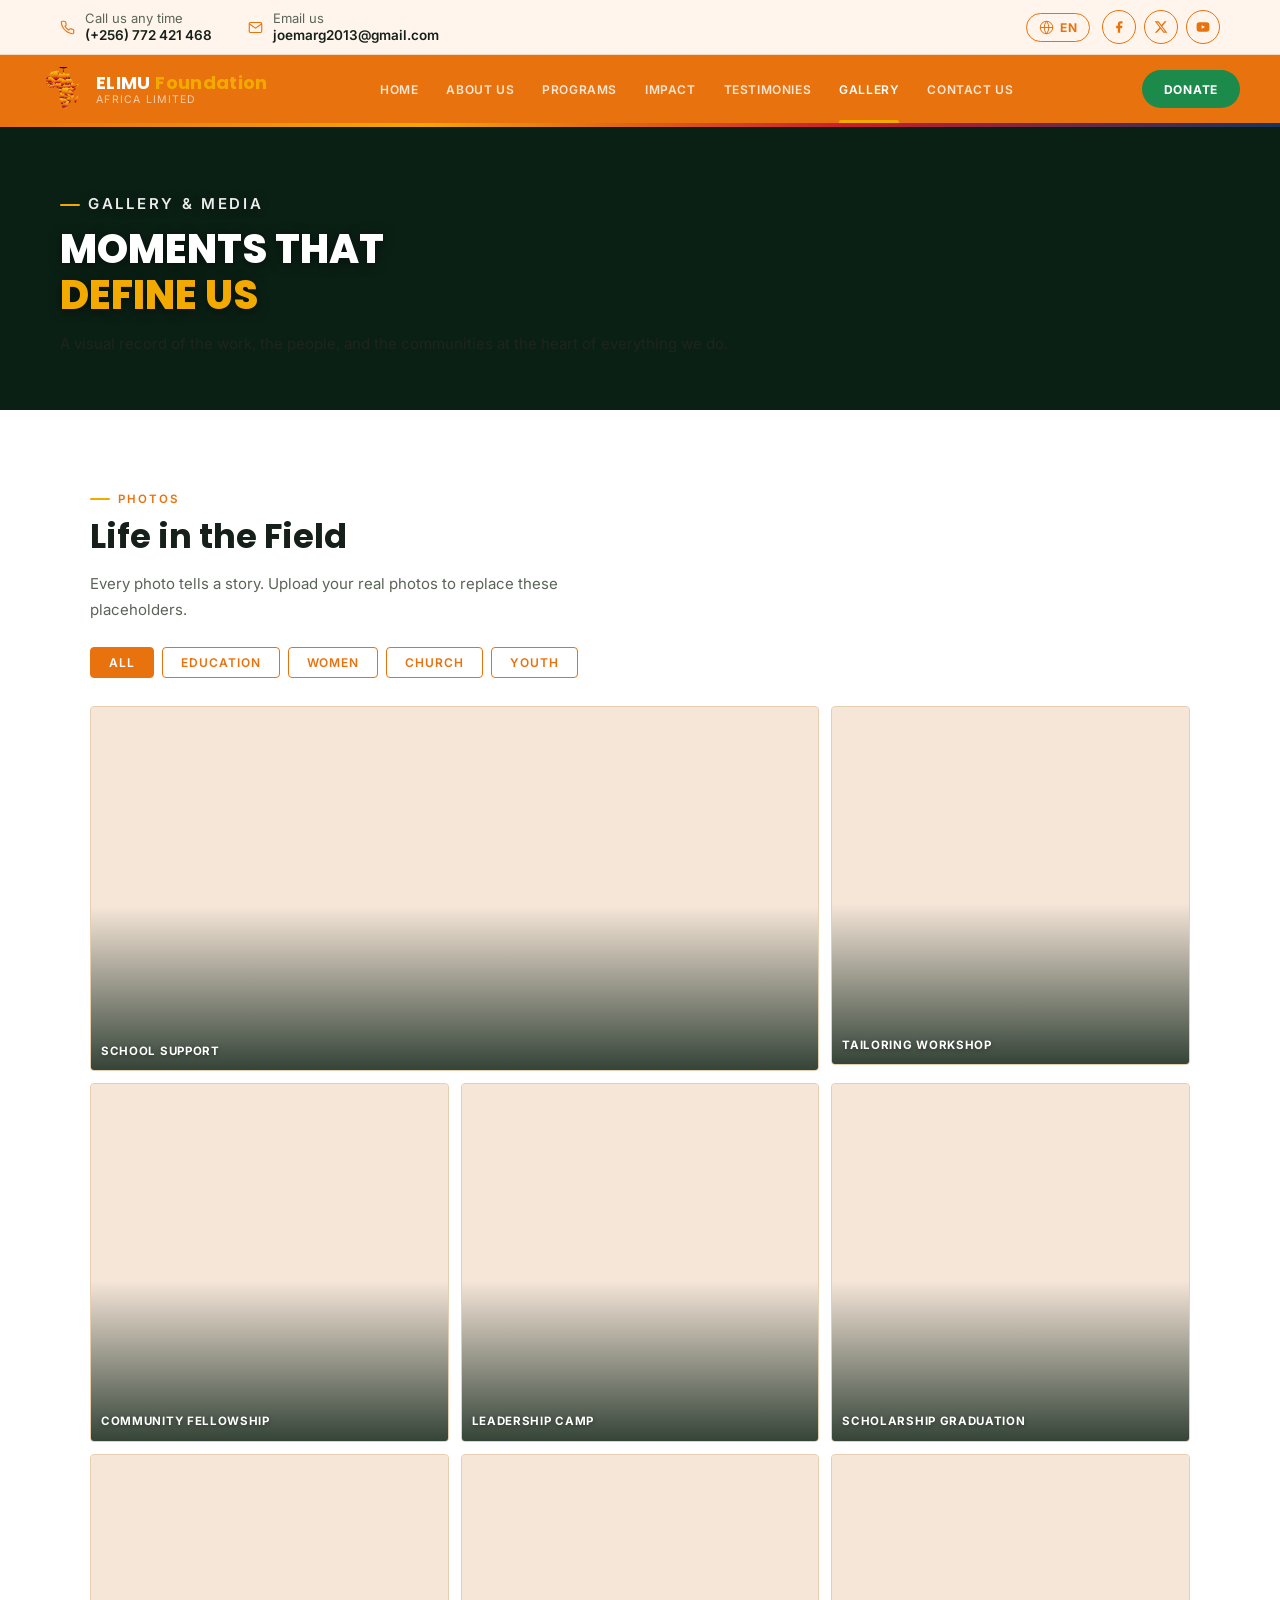
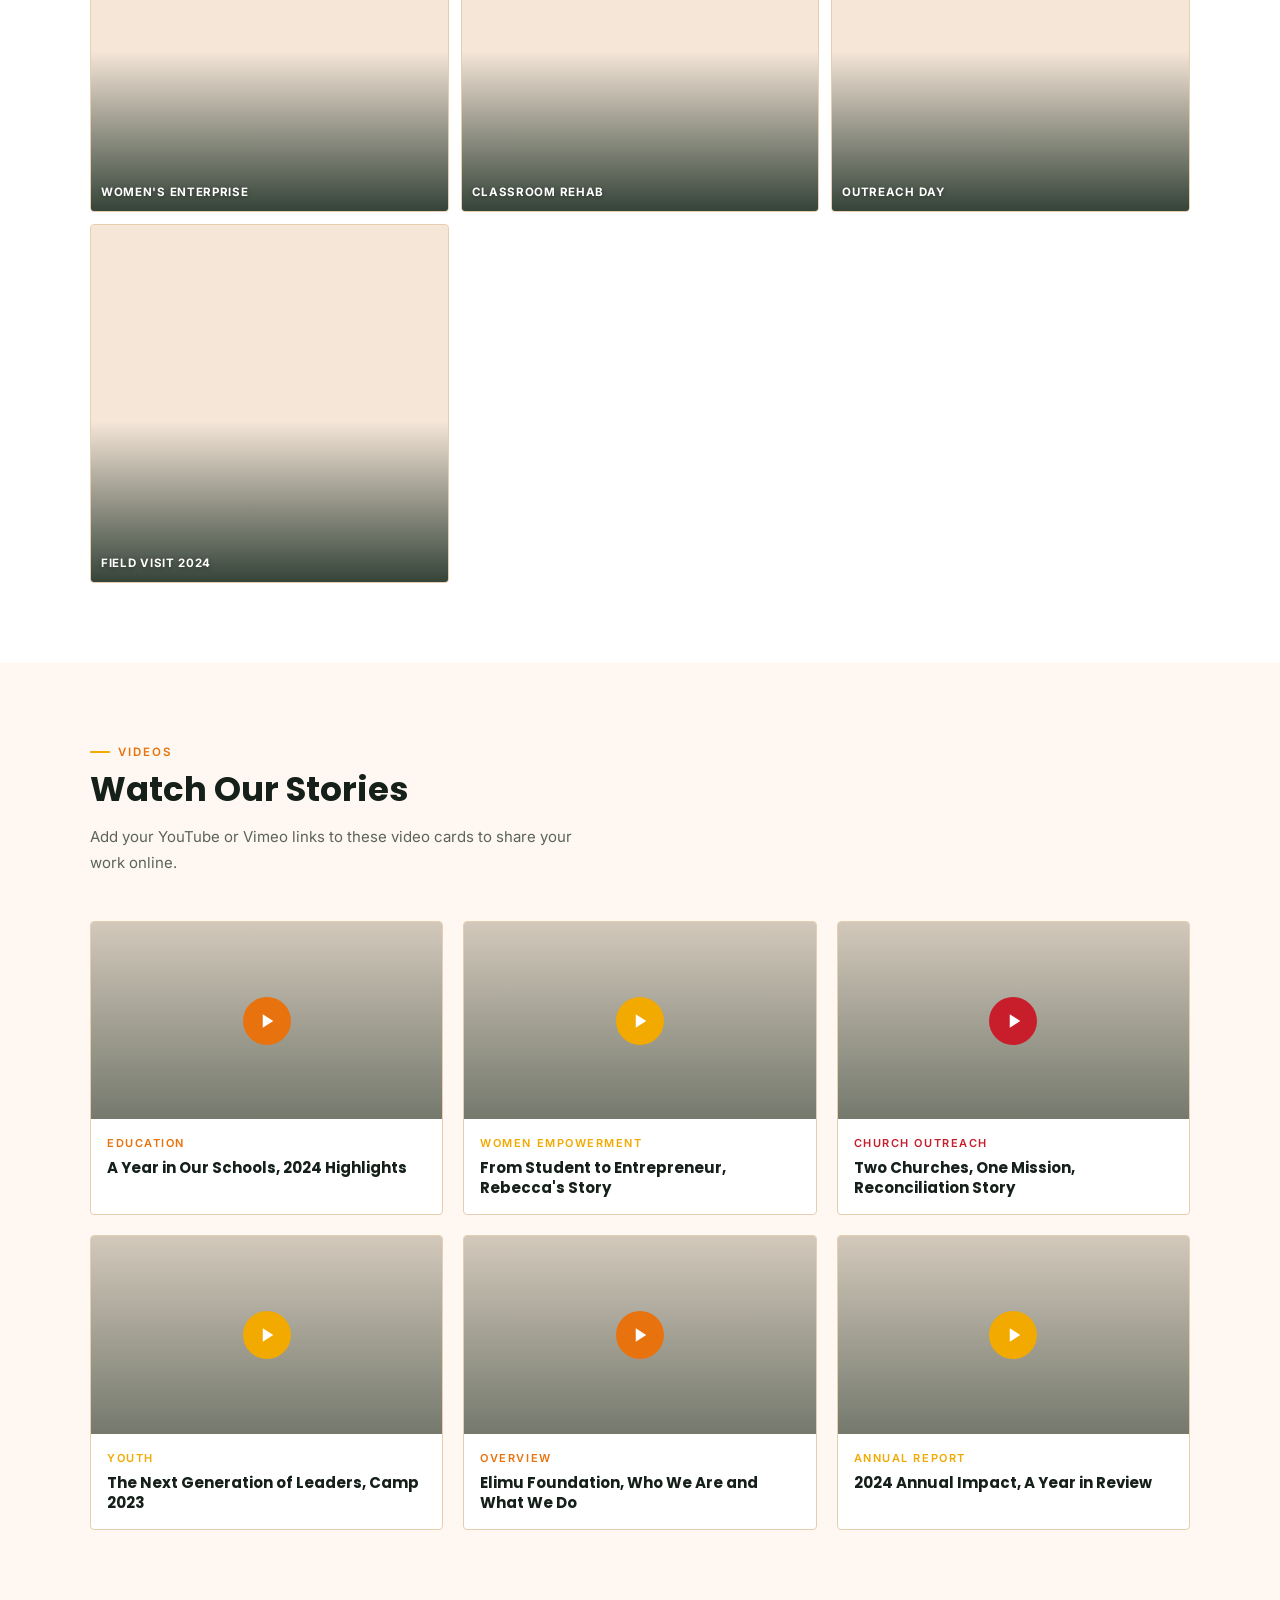
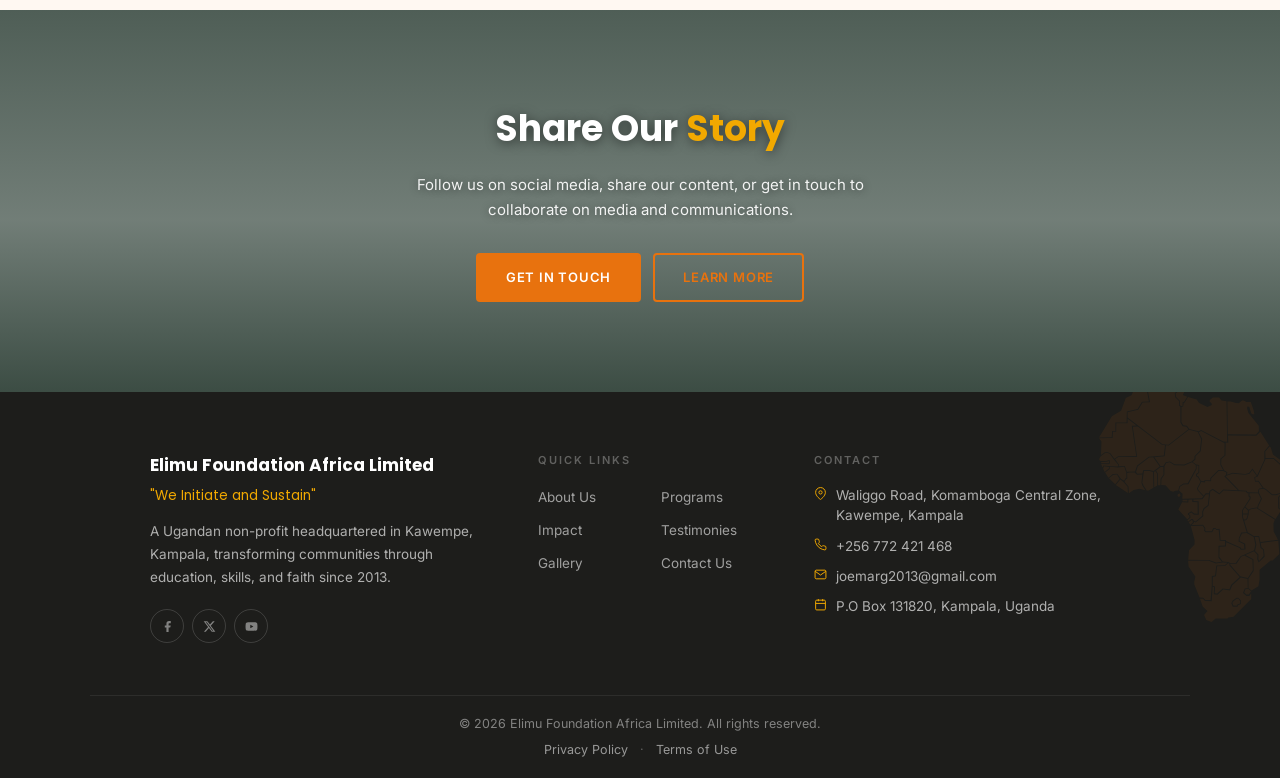
<file: gallery.html>
<!DOCTYPE html>
<html lang="en">
<head>
  <meta charset="UTF-8">
  <meta name="viewport" content="width=device-width, initial-scale=1.0">
  <title>Gallery | Elimu Foundation Africa Limited</title>
  <meta name="description" content="Photos and videos from Elimu Foundation Africa Limited's programs in education, women's empowerment, and community outreach.">
  <!-- TODO: replace example.org with your real live domain once the site is deployed -->
  <link rel="canonical" href="https://www.elimufoundationafrica.org/gallery.html">
  <meta property="og:type" content="website">
  <meta property="og:site_name" content="Elimu Foundation Africa Limited">
  <meta property="og:title" content="Gallery | Elimu Foundation Africa Limited">
  <meta property="og:description" content="Photos and videos from Elimu Foundation Africa Limited's programs in education, women's empowerment, and community outreach.">
  <meta property="og:image" content="https://images.pexels.com/photos/33203798/pexels-photo-33203798.jpeg?auto=compress&cs=tinysrgb&w=1200">
  <meta property="og:url" content="https://www.elimufoundationafrica.org/gallery.html">
  <meta name="twitter:card" content="summary_large_image">
  <meta name="twitter:title" content="Gallery | Elimu Foundation Africa Limited">
  <meta name="twitter:description" content="Photos and videos from Elimu Foundation Africa Limited's programs in education, women's empowerment, and community outreach.">
  <meta name="twitter:image" content="https://images.pexels.com/photos/33203798/pexels-photo-33203798.jpeg?auto=compress&cs=tinysrgb&w=1200">
  <link rel="icon" type="image/svg+xml" href="favicon.svg">
  <link rel="icon" type="image/png" sizes="32x32" href="favicon-32.png">
  <link rel="icon" type="image/png" sizes="16x16" href="favicon-16.png">
  <link rel="apple-touch-icon" href="apple-touch-icon.png">
  <link rel="shortcut icon" href="favicon.ico">
  <link rel="stylesheet" href="css/style.css">
</head>
<body>
<!-- top bar -->
<div class="topbar">
  <div class="topbar-left">
    <div class="topbar-item">
      <svg viewBox="0 0 24 24"><path d="M22 16.92v3a2 2 0 01-2.18 2 19.79 19.79 0 01-8.63-3.07 19.5 19.5 0 01-6-6 19.79 19.79 0 01-3.07-8.67A2 2 0 014.11 2h3a2 2 0 012 1.72 12.84 12.84 0 00.7 2.81 2 2 0 01-.45 2.11L8.09 9.91a16 16 0 006 6l1.27-1.27a2 2 0 012.11-.45 12.84 12.84 0 002.81.7A2 2 0 0122 16.92z"/></svg>
      <div class="info">
        <span data-i18n="topbar_call_label">Call us any time</span>
        <strong>(+256) 772 421 468</strong>
      </div>
    </div>
    <div class="topbar-item">
      <svg viewBox="0 0 24 24"><path d="M4 4h16c1.1 0 2 .9 2 2v12c0 1.1-.9 2-2 2H4c-1.1 0-2-.9-2-2V6c0-1.1.9-2 2-2z"/><polyline points="22,6 12,13 2,6"/></svg>
      <div class="info">
        <span data-i18n="topbar_email_label">Email us</span>
        <strong>joemarg2013@gmail.com</strong>
      </div>
    </div>
  </div>
  <div class="topbar-right">
    <div class="lang-switch" id="langSwitch">
      <button class="lang-btn" id="langBtn" aria-label="Change language">
        <svg viewBox="0 0 24 24"><circle cx="12" cy="12" r="10"/><line x1="2" y1="12" x2="22" y2="12"/><path d="M12 2a15.3 15.3 0 010 20 15.3 15.3 0 010-20z"/></svg>
        <span id="langBtnLabel">EN</span>
      </button>
      <div class="lang-menu" id="langMenu">
        <button data-lang="en">English</button>
        <button data-lang="sw">Kiswahili</button>
        <button data-lang="lg">Luganda</button>
        <button data-lang="fr">Français</button>
        <button data-lang="es">Español</button>
      </div>
    </div>
    <a href="#" class="social-btn" aria-label="Facebook"><svg viewBox="0 0 24 24"><path d="M18 2h-3a5 5 0 00-5 5v3H7v4h3v8h4v-8h3l1-4h-4V7a1 1 0 011-1h3z"/></svg></a>
    <a href="#" class="social-btn" aria-label="Twitter"><svg viewBox="0 0 24 24"><path d="M18.244 2.25h3.308l-7.227 8.26 8.502 11.24H16.17l-5.214-6.817L4.99 21.75H1.68l7.73-8.835L1.254 2.25H8.08l4.713 6.231zm-1.161 17.52h1.833L7.084 4.126H5.117z"/></svg></a>
    <a href="#" class="social-btn" aria-label="YouTube"><svg viewBox="0 0 24 24"><path d="M22.54 6.42a2.78 2.78 0 00-1.95-1.96C18.88 4 12 4 12 4s-6.88 0-8.59.46a2.78 2.78 0 00-1.95 1.96A29 29 0 001 12a29 29 0 00.46 5.58 2.78 2.78 0 001.95 1.96C5.12 20 12 20 12 20s6.88 0 8.59-.46a2.78 2.78 0 001.95-1.96A29 29 0 0023 12a29 29 0 00-.46-5.58zM9.75 15.02V8.98L15.5 12l-5.75 3.02z"/></svg></a>
  </div>
</div>

<!-- navbar -->
<div class="navbar">
  <div class="navbar-inner">
    <a href="index.html" class="site-logo">
      <svg viewBox="350 415 195 225" xmlns="http://www.w3.org/2000/svg" class="brand-logo-svg" role="img" aria-label="Elimu Foundation Africa Limited logo">
        <!-- Map data: Al MacDonald (original artwork), edited by Fritz Lekschas, CC BY-SA 3.0, github.com/flekschas/simple-world-map -->
        <defs>
          <linearGradient id="logoSunset" x1="0%" y1="0%" x2="0%" y2="100%">
            <stop offset="0%" stop-color="#F9C846"/>
            <stop offset="28%" stop-color="#F2A900"/>
            <stop offset="55%" stop-color="#E8720E"/>
            <stop offset="78%" stop-color="#C81E2C"/>
            <stop offset="100%" stop-color="#3A1418"/>
          </linearGradient>
        </defs>
        <g fill="url(#logoSunset)">
          <path id="_somaliland" d="M512.674,502.797l3.526,2.403l1.046-0.052l8.757-3.008l0.994,3.206l-0.701,2.706l-1.893,1.503l-4.729-0.302l-6.769-4.158L512.674,502.797L512.674,502.797z"/>
          <g id="ao">
              <path class="mainland" d="M437.366,547.461l2.948,11.003l-0.069,3.478l-4.313,4.633l-0.647,7.527l16.597,0.147l5.395,1.954l4.45-0.58l-2.594-3.251l0.01-9.282l5.101-0.217v-3.621l-4.142-0.172l-0.829-8.575l-1.746,0.024l-0.943-0.848l-1.027,0.054l-1.365,2.646h-5.255l-1.22-1.227l0.363-1.738l-1.436-2.101L437.366,547.461L437.366,547.461z"/>
              <path d="M435.577,544.453l1.504,1.953l1.945-1.842l-0.571-1.909l-0.483-0.035L435.577,544.453L435.577,544.453z"/>
          </g>
          <path id="bf" d="M404.493,493.496l3.146-0.25l5.16,7.295l-4.789,3.613l-3.466-0.892l-4.66,0.062l-0.752,2.73l-3.907,0.19l-1.071-1.461l1.385-4.442L404.493,493.496L404.493,493.496z"/>
          <path id="bi" d="M478.504,538.385l3.691-0.078l-0.959,3.232l-0.935,0.812h-1.142l-0.812-2.187L478.504,538.385L478.504,538.385z"/>
          <path id="bj" d="M411.512,515.288h1.833l0.104-5.204l2.315-3.363l-0.104-5.852l-2.102-0.052l-3.604,2.816l1.504,2.87L411.512,515.288L411.512,515.288z"/>
          <path id="bw" d="M454.56,594.589l1.858,0.57l-0.26,5.314l1.911,0.26l4.391-3.959l5.273,0.57l1.399-3.545l6.673-6.095l-8.013-9.223l-0.104-1.514l-0.883-0.26l-2.43,2.24l-6.31,0.154l-0.884,7.866l-2.479,0.57L454.56,594.589L454.56,594.589z"/>
          <path id="cd" d="M438.023,546.597l8.912-0.155l1.808,2.567l-0.069,1.893l0.665,0.605h4.426l1.271-2.499h1.808l0.734,0.742l2.479-0.069l0.735,8.714l4.287,0.139v0.675l11.521,5.195l0.536,1.012h2.411l-0.268-3.648l-4.356-2.092l0.269-2.766l1.876-4.392l4.287-0.139l-3.683-12.224l0.068-5.195l5.826-9.11l0.068-1.278l-0.874-0.477l0.035-2.472l-1.062-0.095l-1.072-1.366l-17.59-0.795l-3.226,3.138l-5.28-3.475l-1.858,1.141l-1.348,11.35l-3.337,2.575l-1.003,2.283l0.179,3.381l-6.017,4.918l-1.6-0.726l0.216,0.94L438.023,546.597L438.023,546.597z"/>
          <path id="cf" d="M443.452,519.229l4.028,4.356l1.59-2.057l2.532,0.104l0.544-2.006l2.49-1.556l5.169,3.562l2.982-2.956l11.574,0.51l-10.736-11.082l1.443-0.897l0.198-1.954l-2.438-1.149h-3.58l-5.766,5.715l-0.197,2.351l-4.573-0.146l-0.146,1.003l-2.982-0.305l-2.688,5.108L443.452,519.229L443.452,519.229z"/>
          <path id="cg" d="M439.424,526.551l-0.052,1.255l4.131,0.104l0.146,10.728l-3.777-0.104l-2.187-1.703l-1.693,0.951l-0.078,0.476l0.873,0.423l0.251,2.204l-2.334,2.006l0.501,1.057l2.585-2.006h1.244l0.396,1.2l1.644,0.7l5.271-4.46l-0.104-3.259l1.099-2.653l3.38-2.507l0.907-8.479l-2.402,0.009l-2.783,3.812L439.424,526.551L439.424,526.551z"/>
          <path id="ci" d="M388.484,521.562l3.697-2.617l4.6-0.806l4.693,1.013l-2.395-3.622l-0.701-2.213l0.701-6.544l-4.192,0.198l-1.9-1.814l-3.994,0.104l-1.901,0.304l0.198,4.425l-1.002,0.406l-1.203,2.215l3.095,3.62L388.484,521.562L388.484,521.562z"/>
          <path id="cm" d="M428.031,519.428l2.783,2.561l-0.199,3.959l15.266-0.354l1.245-1.399l-4.375-4.711l-0.648-1.703l2.784-5.212l-1.893-3.458l-1.591-0.855v-1.755l1.841-1.202l0.104-5.463l-1.46-0.164l-0.024,2.87l-6.414,11.972l-3.925,0.199l-2.688,1.85L428.031,519.428L428.031,519.428z"/>
          <path id="dj" d="M508.991,499.771l-0.493,2.903l3.424-0.052l0.052-4.271l-1.253-0.77L508.991,499.771L508.991,499.771z"/>
          <path id="dz" d="M424.625,435.764l-3.526-1.186l-14.677,2.758l-3.198,2.429l1.953,10.088l-5.835,0.233l-3.509,5.646l-8.359,2.005l0.025,4.105l27.532,21.048l4.692,0.398l15.654-12.231l-1.565-1.971l-2.938-0.398l-1.764-2.955V453.5l-1.177-1.184l0.199-3.155l-3.13-3.155l-0.389-3.354l1.366-0.986l-0.59-3.553L424.625,435.764L424.625,435.764z"/>
          <path id="eg" d="M466.16,449.222l2.308,0.062l4.495,1.244l2.135,0.061l2.646-2.213h1.234l2.249,1.245h2.845l0.51-0.035l1.798,5.17l0.51,1.668l0.477,2.498l-0.85,0.622l-1.461-0.734l-1.686-5.498l-1.521-0.111l-0.111,1.867l1.012,3.232l8.1,10.027l0.173,4.305l-2.359,2.723l-22.163-0.251L466.16,449.222L466.16,449.222z"/>
          <path id="er" d="M496.224,493.859l-0.216-5.093l3.423-3.992l0.926,0.709l1.686,5.637l8.091,6.023l-1.47,1.808l-5.922-5.091L496.224,493.859L496.224,493.859z"/>
          <path id="et" d="M489.982,508.606l6.292-14.005l6.25,0.035l5.541,4.814l-0.39,3.968h4.296l0.44,2.386l6.95,4.157l4.286,0.217l-8.15,8.756l-11.194,3.449h-2.773l-4.944-4.219l-1.953-0.82l-3.786-5.576l-2.499,0.035l-0.294-2.559L489.982,508.606L489.982,508.606z"/>
          <path id="ga" d="M435.438,526.646l-0.104,2.151l-4.875-0.104l-2.982,5.766l7.012,7.667l1.736-1.453l-0.052-1.503l-1.192-0.554v-1.057l2.688-1.701l2.387,1.807l2.638,0.052l-0.054-9.067l-4.176-0.196l-0.052-1.903L435.438,526.646L435.438,526.646z"/>
          <path id="gh" d="M399.091,513.179l0.968,2.273l2.524,3.959l1.4-0.052l3.819-2.171l-0.268-12.354l-2.957-0.864l-4.141,0.112L399.091,513.179L399.091,513.179z"/>
          <path id="gm" d="M366.719,497.006l-0.111,0.959l5.98-0.086l0.304-0.891l-0.13-0.898l-1.721,0.7L366.719,497.006L366.719,497.006z"/>
          <path id="gn" d="M369.77,505.304l2.629,4.046l3.423-2.974l3.511-0.155l2.922,3.881l2.48,1.635l0.933-1.816l0.83-0.466l-0.061-3.993l-1.65-4.737l-5.065,0.562l-6.267-0.501l-0.034,1.606L369.77,505.304L369.77,505.304z"/>
          <g id="gq">
              <path d="M427.184,522.134l-0.396,1.703l1.191,0.648l1.143-0.855l-0.397-1.755L427.184,522.134L427.184,522.134z"/>
              <path d="M430.771,526.697l-0.054,1.202l3.924,0.198l-0.052-1.356L430.771,526.697L430.771,526.697z"/>
          </g>
          <path id="gw" d="M368.196,502.356l1.211,2.395l3.396-2.922l0.035-0.899l-4.003-0.579L368.196,502.356L368.196,502.356z"/>
          <path id="ke" d="M491.142,521.365l2.3,4.484l-2.759,5.783l-0.361,1.754l13.77,8.516l4.271-6.708l-2.161-1.754l-0.043-8.835l2.705-2.956l-4.313,1.435l-3.259,0.044l-5.1-4.305l-1.608-0.692l-2.98,0.276l-0.526,0.883L491.142,521.365L491.142,521.365z"/>
          <path id="lr" d="M378.198,515.027l9.491,6.345l-0.227-4.805l-2.869-3.38l-2.801-2.481L378.198,515.027L378.198,515.027z"/>
          <path id="ls" d="M470.896,606.829l2.637-2.032l1.245,0.053l1.503,1.875l-0.155,1.877l-2.533,0.934v0.728l-2.792-0.156l-0.674-2.031L470.896,606.829L470.896,606.829z"/>
          <path id="ly" d="M429.958,453.518l1.35-0.225l0.397-3.112h0.674l2.758-4.528l6.804,1.979l1.856,2.887l6.69,3.062l3.482-1.47l-0.338-1.471l-1.521-1.469l0.173-1.021l2.473-2.093h4.894l1.856,2.489l3.934,0.57l0.511,31.889l-2.922-0.112l-17.651-9.181l-1.91,1.081l-7.253-1.814l-1.971-2.603l-2.87-0.397l-1.458-2.603L429.958,453.518L429.958,453.518z"/>
          <path id="ma" d="M402.505,439.903h-9.982l-1.954,4.339l-4.504,2.17l-3.719,10.062l-7.243,4.341l-10.174,16.761l9.983-0.199l0.389-4.927h2.541v-6.708h8.81l0.196-8.679l8.42-1.972l3.526-5.723l5.48-0.198L402.505,439.903L402.505,439.903z"/>
          <path id="mg" d="M526.988,561.474l-1.842,4.374l-3.154,5.566l-5.523,0.396l-2.369,2.783l0.397,8.488l-3.423,3.977l0.396,6.761l2.897,3.311l3.423-0.396l3.423-2.524l-0.787-3.977l7.894-13.657l-1.582-1.72l1.582-3.312l1.711,0.526l0.526-1.322l-1.582-6.76l-0.924-2.784L526.988,561.474L526.988,561.474z"/>
          <path id="ml" d="M377.584,494.845l2.662-1.823l14.799-0.087l-3.423-23.806l3.907-0.112l18.903,14.428l2.541,0.362l-0.959,8.021l-11.886,1.08l-9.171,6.847l-1.669,4.686l-6.37,0.269l-1.625-4.677l-4.884,0.346l0.189-1.53L377.584,494.845L377.584,494.845z"/>
          <path id="mr" d="M364.998,478.266l1.885,2.463l-0.389,10.65l2.74-1.972l1.952-0.397l2.741,0.985l3.128,4.34l2.939-1.971l14.288-0.199l-3.526-23.866l3.786-0.018l-7.054-5.402l0.009,3.51l-8.93,0.01l-0.043,6.698l-2.567-0.009l-0.328,4.944L364.998,478.266L364.998,478.266z"/>
          <path id="mw" d="M487.968,567.074l2.689,2.81l-0.053,3.597l0.52,1.514l3.57-3.855l-0.414-4.899l-1.912-1.46l-1.701-8.603l-2.949-0.104l1.34,6.196L487.968,567.074L487.968,567.074z"/>
          <path id="mz" d="M482.791,596.359l2.326,1.928l5.479-3.335l0.881-4.953v-8.178l8.791-7.191l1.506,0.053l5.322-5.107l-0.828-10.529l-13.81,1.743l0.519,3.338l2.02,1.757l0.57,5.731l-4.756,4.642l-1.141-2.603l0.207-3.44l-2.74-2.973l-6.725,3.13l6.258,3.182l0.209,9.274l-4.141,6.146L482.791,596.359L482.791,596.359z"/>
          <path id="na" d="M444.221,603.863l2.897,0.208l1.702,1.72l4.037,0.052l0.984-11.462v-7.503l2.585-0.52l0.986-7.867l6.569-0.206l2.323-1.927l-3.933-0.156l-5.325,0.726l-5.739-2.082h-16.13l0.415,4.58l5.376,7.918l-0.934,4.062l0.053,2.136L444.221,603.863L444.221,603.863z"/>
          <path id="ne" d="M413.396,500.17l2.204-0.053l1.988-2.981l3.336-0.597l3.553,2.17l7.58,0.216l5.861-2.386l2.204-1.894l0.164-2.489l4.088-4.123l1.08-9.104l-2.688-5.636l-6.88-1.677l-15.923,12.413l-2.256-0.217l-0.969,8.617l-8.124,0.813L413.396,500.17L413.396,500.17z"/>
          <path id="ng" d="M413.984,515.185l3.389,0.164l4.088,4.557l1.987,0.544l1.558-0.761l2.367-0.328l0.805-3.303l3.225-2.117l3.492-0.163l6.396-11.766l-0.104-2.653l-2.955-2.273l-5.913,2.603l-7.909-0.111l-3.77-2.386l-2.688,0.596l-1.4,2.438l-0.104,6.88l-2.256,3.198L413.984,515.185L413.984,515.185z"/>
          <path id="rw" d="M479.896,532.931l2.429,2.238l-0.104,2.396l-3.769,0.077v-2.646L479.896,532.931L479.896,532.931z"/>
          <path id="sd" d="M466.144,505.035l-2.55-1.504l-2.325-4.59l0.13-4.271l3.224-2.772l0,0l0.155-10.228l2.127,0.062l-0.242-5.68l22.302,0.198l3.189-3.215l6.881,11.004l-3.77,4.442v6.785l-4.599,9.891l-1.04,2.3l-3.709-5.316l-2.708,3.441l-3.059,0.834l-9.941-1l-4.333,1.541L466.144,505.035z"/>
          <path id="sl" d="M372.804,509.79l4.884,4.72l3.483-4.227l-2.179-3.415l-3,0.303L372.804,509.79L372.804,509.79z"/>
          <path id="sn" d="M372.424,498.771l-5.792-0.141l0,0l1.072,2.603l0.596-1.607l7.271,0.761l0.806-0.028l3.405,0.12l0.121-1.504l-3.111-3.733l-3.467-4.693l-2.152-0.898l-1.661,0.424l0,0l-3.405,2.472l-0.776,1.384l-0.242,1.383l1.253,0.899l4.185-0.061l2.688-0.728l0.303,1.322l-0.241,1.746L372.424,498.771z"/>
          <path id="so" d="M526.703,501.941l3.777-1.452l1.34,0.804l-0.147,3.354l-3.482,9.923l-18.854,20.19l-2.187-1.503l-0.147-8.521l2.835-3.26l6.018-1.857l8.824-9.318l2.31-2.058l0.647-3.008L526.703,501.941L526.703,501.941z"/>
          <path id="ss" d="M489.336,508.019l-2.04,0.898l0.647,3.553h2.542l3.448,5.004l-2.767,0.354l-0.709,1.288l-0.069,1.857l-8.298-0.146l-0.848-1.288l-5.8-0.328l-10.649-10.962l1.063-0.64l4.517-1.364l9.897,0.754l3.366-0.754l2.235-2.996L489.336,508.019z"/>
          <path id="sz" d="M482.531,596.983l-2.169,0.361l-0.935,2.552l1.659,1.513h2.015l1.702-2.446L482.531,596.983L482.531,596.983z"/>
          <path id="td" d="M440.971,494.983l0.112-2.552l4.098-3.983l1.099-9.785l-2.731-5.221l1.911-0.979l18.498,9.639l-0.113,9.456l-3.259,2.775v4.875l2.136,4.132h-3.77l-6.24,6.173l-0.165,1.867l-4.605-0.061l-0.061,0.846l-2.628-0.345l-1.798-3.397l-1.351-0.666l0.174-1.037l1.693-1.297v-6.066l-2.343-0.363l-2.826-2.102L440.971,494.983L440.971,494.983L440.971,494.983z"/>
          <path id="tg" d="M408.495,516.81l2.316-1.356l-0.053-8.946l-1.504-2.438l-0.967,0.812L408.495,516.81L408.495,516.81z"/>
          <path id="tn" d="M425.516,435.624l4.78-1.927l1.572,1.02l0.061,1.244l-0.734,0.959l0.111,1.703l0.735,0.396v3.061l-0.847,1.418l0.111,0.908l3.207,1.132l-2.584,4.02l-1.012-0.061l-0.173,3.232l-1.124,0.174l-0.959-0.849l0.225-3.284l-3.146-3.061l-0.397-2.662l1.521-1.192L425.516,435.624L425.516,435.624z"/>
          <path id="tz" d="M492.22,560.017l13.797-1.69l-3.395-6.569l-0.182-6.292l1.098-3.009l-14.367-9.023l-4.502,0.743l-1.564,1.158l-0.139,2.637l-1.012,3.656l-1.055,1.253l-1.514,0.141l2.809,9.418l4.816,2.838l4.195,0.1L492.22,560.017z"/>
          <path id="ug" d="M480.311,532.23l2.619,2.454l1.643-1.045l4.442-0.728l0.762,0.079l0.284-1.688l2.508-5.272l-2.109-4.392l-6.837,0.044l-0.043,1.808l0.917,0.882l-0.139,1.807L480.311,532.23L480.311,532.23z"/>
          <path id="za" d="M476.731,588.02l-6.829,6.311l-1.625,3.898l-5.411-0.674l-4.503,4.002l-2.991-0.294l0.241-5.531l-1.062-0.372l-0.743,11.314l-5.308-0.052l-1.6-1.886l-2.344-0.024l2.137,6.129l3.812,3.604l-2.723,3.172l1.764,3.977l4.08,1.558l3.25-2.767l9.311,0.053l0.667-0.83l4.132-0.728l13.978-13.917l-0.053-4.382l-1.495,1.937h-2.238l-2.723-2.282l1.383-3.44l2.378-0.482l-0.217-7.071L476.731,588.02L476.731,588.02z M473.455,604.011l1.306-0.052l2.118,2.299l-0.061,2.662l-2.481,1.253l-0.155,0.883l-3.785,0.043l-1.186-2.853l1.081-2.092L473.455,604.011L473.455,604.011z"/>
          <path id="zm" d="M459.78,571.656l2.739,3.802l4.244,0.261l1.504,0.829l4.443,0.053l3.829-5.367l10.702-4.789l0.934-4.219l-1.244-6.043l-5.584-3.181l-3.727,0.26l-1.857,4.114l0.053,1.876l4.391,2.136l0.26,4.642l-3.775,0.208l-0.935-1.564l-10.495-4.479l-0.311,3.44l-4.962,0.155L459.78,571.656L459.78,571.656z"/>
          <path id="zw" d="M468.52,578.226l7.755,8.757l5.946,1.513l3.984-6.248l-0.312-8.281l-6.465-3.337l-2.431,1.098l-3.62,5.524l-5.014-0.053L468.52,578.226L468.52,578.226z"/>
        </g>
        <!-- root / river line -->
        <path d="M478,452 C 472,478 483,504 474,530 C 467,553 480,575 471,600 C 466,613 472,622 468,632"
          stroke="#fff" stroke-width="1.6" fill="none" opacity="0.4" stroke-linecap="round"/>
        <!-- acacia tree silhouette -->
        <g transform="translate(432,405) scale(1.05)" fill="#241012">
          <path d="M19,34 L21,14 L23,34 Z"/>
          <ellipse cx="21" cy="9" rx="19" ry="7.5"/>
          <ellipse cx="10" cy="5" rx="10" ry="4.6"/>
          <ellipse cx="33" cy="6" rx="9" ry="4.2"/>
        </g>
      </svg>
      <div class="logo-text">
        <span class="logo-name">ELIMU <span class="accent">Foundation</span></span>
        <span class="logo-sub">Africa Limited</span>
      </div>
    </a>
    <nav>
      <button class="hamburger" id="navToggle" aria-label="Menu">
        <span></span><span></span><span></span>
      </button>
      <ul id="navList">
        <li><a href="index.html" data-i18n="nav_home">Home</a></li>
        <li><a href="about.html" data-i18n="nav_about">About Us</a></li>
        <li><a href="programs.html" data-i18n="nav_programs">Programs</a></li>
        <li><a href="impact.html" data-i18n="nav_impact">Impact</a></li>
        <li><a href="testimonies.html" data-i18n="nav_testimonies">Testimonies</a></li>
        <li><a href="gallery.html" data-i18n="nav_gallery">Gallery</a></li>
        <li><a href="contact.html" data-i18n="nav_contact">Contact Us</a></li>
      </ul>
    </nav>
    <a href="contact.html" class="nav-donate-btn" data-i18n="nav_donate">Donate</a>
  </div>
</div>
<section class="page-hero fade-scroll-bg" data-fade-target=".page-hero-bg-slides">
  <div class="page-hero-bg-slides">
    <div class="page-hero-bg-slide active" style="background-image:url('https://images.pexels.com/photos/33203798/pexels-photo-33203798.jpeg?auto=compress&cs=tinysrgb&w=1600')"></div>
    <div class="page-hero-bg-slide" style="background-image:url('https://images.pexels.com/photos/28646079/pexels-photo-28646079.jpeg?auto=compress&cs=tinysrgb&w=1600')"></div>
    <div class="page-hero-bg-slide" style="background-image:url('https://images.pexels.com/photos/29598045/pexels-photo-29598045.jpeg?auto=compress&cs=tinysrgb&w=1600')"></div>
  </div>
  <div class="page-hero-overlay"></div>
  <div class="page-hero-inner">
    <p class="section-tag">Gallery &amp; Media</p>
    <h1>Moments That<br/><em>Define Us</em></h1>
    <div class="hero-rotating-text">
      <span class="active">A visual record of the work, the people, and the communities at the heart of everything we do.</span>
      <span>Classrooms rebuilt, businesses launched, communities gathered, these are the moments that make up our work.</span>
      <span>Pictures from the field, shared so you can see exactly where your support goes.</span>
    </div>
  </div>
</section>

<section class="section white">
  <div class="container">
    <p class="section-tag">Photos</p>
    <h2 class="section-title">Life in the Field</h2>
    <p class="section-lead">Every photo tells a story. Upload your real photos to replace these placeholders.</p>

    <div class="filter-row" style="margin-top:24px">
      <button class="filter-btn active" onclick="filterGallery('all',this)">All</button>
      <button class="filter-btn" onclick="filterGallery('edu',this)">Education</button>
      <button class="filter-btn" onclick="filterGallery('wom',this)">Women</button>
      <button class="filter-btn" onclick="filterGallery('chu',this)">Church</button>
      <button class="filter-btn" onclick="filterGallery('yth',this)">Youth</button>
    </div>

    <div class="gallery-grid" id="galleryGrid">
      <div class="gallery-item" data-cat="edu"><div class="gallery-ph" style="background-image:url('https://images.pexels.com/photos/28593044/pexels-photo-28593044.jpeg?auto=compress&cs=tinysrgb&w=800')"></div><div class="gallery-label">School Support</div></div>
      <div class="gallery-item" data-cat="wom"><div class="gallery-ph" style="background-image:url('https://images.pexels.com/photos/33203798/pexels-photo-33203798.jpeg?auto=compress&cs=tinysrgb&w=800')"></div><div class="gallery-label">Tailoring Workshop</div></div>
      <div class="gallery-item" data-cat="chu"><div class="gallery-ph" style="background-image:url('https://images.pexels.com/photos/33749805/pexels-photo-33749805.jpeg?auto=compress&cs=tinysrgb&w=800')"></div><div class="gallery-label">Community Fellowship</div></div>
      <div class="gallery-item" data-cat="yth"><div class="gallery-ph" style="background-image:url('https://images.pexels.com/photos/28593050/pexels-photo-28593050.jpeg?auto=compress&cs=tinysrgb&w=800')"></div><div class="gallery-label">Leadership Camp</div></div>
      <div class="gallery-item" data-cat="edu"><div class="gallery-ph" style="background-image:url('https://images.pexels.com/photos/29598045/pexels-photo-29598045.jpeg?auto=compress&cs=tinysrgb&w=800')"></div><div class="gallery-label">Scholarship Graduation</div></div>
      <div class="gallery-item" data-cat="wom"><div class="gallery-ph" style="background-image:url('https://images.pexels.com/photos/20209020/pexels-photo-20209020.jpeg?auto=compress&cs=tinysrgb&w=800')"></div><div class="gallery-label">Women's Enterprise</div></div>
      <div class="gallery-item" data-cat="edu"><div class="gallery-ph" style="background-image:url('https://images.pexels.com/photos/28646079/pexels-photo-28646079.jpeg?auto=compress&cs=tinysrgb&w=800')"></div><div class="gallery-label">Classroom Rehab</div></div>
      <div class="gallery-item" data-cat="chu"><div class="gallery-ph" style="background-image:url('https://images.pexels.com/photos/28102680/pexels-photo-28102680.jpeg?auto=compress&cs=tinysrgb&w=800')"></div><div class="gallery-label">Outreach Day</div></div>
      <div class="gallery-item" data-cat="yth"><div class="gallery-ph" style="background-image:url('https://images.pexels.com/photos/33598125/pexels-photo-33598125.jpeg?auto=compress&cs=tinysrgb&w=800')"></div><div class="gallery-label">Field Visit 2024</div></div>
    </div>
  </div>
</section>

<section class="section grey">
  <div class="container">
    <p class="section-tag">Videos</p>
    <h2 class="section-title">Watch Our Stories</h2>
    <p class="section-lead">Add your YouTube or Vimeo links to these video cards to share your work online.</p>
    <div class="video-grid">
      <div class="video-card"><div class="video-thumb" style="background-image:url('https://images.pexels.com/photos/28593044/pexels-photo-28593044.jpeg?auto=compress&cs=tinysrgb&w=700')"><div class="play-btn"><svg viewBox="0 0 24 24"><path d="M5 3l14 9-14 9V3z"/></svg></div></div><div class="video-meta"><span class="video-cat">Education</span><h4>A Year in Our Schools, 2024 Highlights</h4></div></div>
      <div class="video-card"><div class="video-thumb" style="background-image:url('https://images.pexels.com/photos/33203798/pexels-photo-33203798.jpeg?auto=compress&cs=tinysrgb&w=700')"><div class="play-btn" style="background:#F2A900"><svg viewBox="0 0 24 24"><path d="M5 3l14 9-14 9V3z"/></svg></div></div><div class="video-meta"><span class="video-cat" style="color:#F2A900">Women Empowerment</span><h4>From Student to Entrepreneur, Rebecca's Story</h4></div></div>
      <div class="video-card"><div class="video-thumb" style="background-image:url('https://images.pexels.com/photos/33749805/pexels-photo-33749805.jpeg?auto=compress&cs=tinysrgb&w=700')"><div class="play-btn" style="background:#C81E2C"><svg viewBox="0 0 24 24"><path d="M5 3l14 9-14 9V3z"/></svg></div></div><div class="video-meta"><span class="video-cat" style="color:#C81E2C">Church Outreach</span><h4>Two Churches, One Mission, Reconciliation Story</h4></div></div>
      <div class="video-card"><div class="video-thumb" style="background-image:url('https://images.pexels.com/photos/28593050/pexels-photo-28593050.jpeg?auto=compress&cs=tinysrgb&w=700')"><div class="play-btn" style="background:#F2A900"><svg viewBox="0 0 24 24"><path d="M5 3l14 9-14 9V3z"/></svg></div></div><div class="video-meta"><span class="video-cat" style="color:#F2A900">Youth</span><h4>The Next Generation of Leaders, Camp 2023</h4></div></div>
      <div class="video-card"><div class="video-thumb" style="background-image:url('https://images.pexels.com/photos/28102680/pexels-photo-28102680.jpeg?auto=compress&cs=tinysrgb&w=700')"><div class="play-btn"><svg viewBox="0 0 24 24"><path d="M5 3l14 9-14 9V3z"/></svg></div></div><div class="video-meta"><span class="video-cat">Overview</span><h4>Elimu Foundation, Who We Are and What We Do</h4></div></div>
      <div class="video-card"><div class="video-thumb" style="background-image:url('https://images.pexels.com/photos/20209020/pexels-photo-20209020.jpeg?auto=compress&cs=tinysrgb&w=700')"><div class="play-btn" style="background:#F2A900"><svg viewBox="0 0 24 24"><path d="M5 3l14 9-14 9V3z"/></svg></div></div><div class="video-meta"><span class="video-cat" style="color:#F2A900">Annual Report</span><h4>2024 Annual Impact, A Year in Review</h4></div></div>
    </div>
  </div>
</section>
<div class="cta-band fade-scroll-bg" data-fade-target=".cta-band-bg">
  <div class="cta-band-bg" style="background-image:url('https://images.pexels.com/photos/33203798/pexels-photo-33203798.jpeg?auto=compress&cs=tinysrgb&w=1800')"></div>
  <div class="cta-band-overlay"></div>
  <div class="cta-band-inner">
  <h2>Share Our <em>Story</em></h2>
  <p>Follow us on social media, share our content, or get in touch to collaborate on media and communications.</p>
  <div class="btn-group">
    <a href="contact.html" class="btn btn-orange">Get In Touch</a>
    <a href="about.html" class="btn btn-outline-orange">Learn More</a>
  </div>
  </div>
</div>

<!-- footer -->
<footer class="footer">
  <div class="footer-map-strip">
    <svg viewBox="358 426 181 205" class="footer-africa-mini" fill="#E8720E" opacity="0.16" aria-hidden="true">
      <path id="_somaliland" d="M512.674,502.797l3.526,2.403l1.046-0.052l8.757-3.008l0.994,3.206l-0.701,2.706l-1.893,1.503l-4.729-0.302l-6.769-4.158L512.674,502.797L512.674,502.797z"/>
      <g id="ao">
        <path class="mainland" d="M437.366,547.461l2.948,11.003l-0.069,3.478l-4.313,4.633l-0.647,7.527l16.597,0.147l5.395,1.954l4.45-0.58l-2.594-3.251l0.01-9.282l5.101-0.217v-3.621l-4.142-0.172l-0.829-8.575l-1.746,0.024l-0.943-0.848l-1.027,0.054l-1.365,2.646h-5.255l-1.22-1.227l0.363-1.738l-1.436-2.101L437.366,547.461L437.366,547.461z"/>
        <path d="M435.577,544.453l1.504,1.953l1.945-1.842l-0.571-1.909l-0.483-0.035L435.577,544.453L435.577,544.453z"/>
    </g>
      <path id="bf" d="M404.493,493.496l3.146-0.25l5.16,7.295l-4.789,3.613l-3.466-0.892l-4.66,0.062l-0.752,2.73l-3.907,0.19l-1.071-1.461l1.385-4.442L404.493,493.496L404.493,493.496z"/>
      <path id="bi" d="M478.504,538.385l3.691-0.078l-0.959,3.232l-0.935,0.812h-1.142l-0.812-2.187L478.504,538.385L478.504,538.385z"/>
      <path id="bj" d="M411.512,515.288h1.833l0.104-5.204l2.315-3.363l-0.104-5.852l-2.102-0.052l-3.604,2.816l1.504,2.87L411.512,515.288L411.512,515.288z"/>
      <path id="bw" d="M454.56,594.589l1.858,0.57l-0.26,5.314l1.911,0.26l4.391-3.959l5.273,0.57l1.399-3.545l6.673-6.095l-8.013-9.223l-0.104-1.514l-0.883-0.26l-2.43,2.24l-6.31,0.154l-0.884,7.866l-2.479,0.57L454.56,594.589L454.56,594.589z"/>
      <path id="cd" d="M438.023,546.597l8.912-0.155l1.808,2.567l-0.069,1.893l0.665,0.605h4.426l1.271-2.499h1.808l0.734,0.742l2.479-0.069l0.735,8.714l4.287,0.139v0.675l11.521,5.195l0.536,1.012h2.411l-0.268-3.648l-4.356-2.092l0.269-2.766l1.876-4.392l4.287-0.139l-3.683-12.224l0.068-5.195l5.826-9.11l0.068-1.278l-0.874-0.477l0.035-2.472l-1.062-0.095l-1.072-1.366l-17.59-0.795l-3.226,3.138l-5.28-3.475l-1.858,1.141l-1.348,11.35l-3.337,2.575l-1.003,2.283l0.179,3.381l-6.017,4.918l-1.6-0.726l0.216,0.94L438.023,546.597L438.023,546.597z"/>
      <path id="cf" d="M443.452,519.229l4.028,4.356l1.59-2.057l2.532,0.104l0.544-2.006l2.49-1.556l5.169,3.562l2.982-2.956l11.574,0.51l-10.736-11.082l1.443-0.897l0.198-1.954l-2.438-1.149h-3.58l-5.766,5.715l-0.197,2.351l-4.573-0.146l-0.146,1.003l-2.982-0.305l-2.688,5.108L443.452,519.229L443.452,519.229z"/>
      <path id="cg" d="M439.424,526.551l-0.052,1.255l4.131,0.104l0.146,10.728l-3.777-0.104l-2.187-1.703l-1.693,0.951l-0.078,0.476l0.873,0.423l0.251,2.204l-2.334,2.006l0.501,1.057l2.585-2.006h1.244l0.396,1.2l1.644,0.7l5.271-4.46l-0.104-3.259l1.099-2.653l3.38-2.507l0.907-8.479l-2.402,0.009l-2.783,3.812L439.424,526.551L439.424,526.551z"/>
      <path id="ci" d="M388.484,521.562l3.697-2.617l4.6-0.806l4.693,1.013l-2.395-3.622l-0.701-2.213l0.701-6.544l-4.192,0.198l-1.9-1.814l-3.994,0.104l-1.901,0.304l0.198,4.425l-1.002,0.406l-1.203,2.215l3.095,3.62L388.484,521.562L388.484,521.562z"/>
      <path id="cm" d="M428.031,519.428l2.783,2.561l-0.199,3.959l15.266-0.354l1.245-1.399l-4.375-4.711l-0.648-1.703l2.784-5.212l-1.893-3.458l-1.591-0.855v-1.755l1.841-1.202l0.104-5.463l-1.46-0.164l-0.024,2.87l-6.414,11.972l-3.925,0.199l-2.688,1.85L428.031,519.428L428.031,519.428z"/>
      <path id="dj" d="M508.991,499.771l-0.493,2.903l3.424-0.052l0.052-4.271l-1.253-0.77L508.991,499.771L508.991,499.771z"/>
      <path id="dz" d="M424.625,435.764l-3.526-1.186l-14.677,2.758l-3.198,2.429l1.953,10.088l-5.835,0.233l-3.509,5.646l-8.359,2.005l0.025,4.105l27.532,21.048l4.692,0.398l15.654-12.231l-1.565-1.971l-2.938-0.398l-1.764-2.955V453.5l-1.177-1.184l0.199-3.155l-3.13-3.155l-0.389-3.354l1.366-0.986l-0.59-3.553L424.625,435.764L424.625,435.764z"/>
      <path id="eg" d="M466.16,449.222l2.308,0.062l4.495,1.244l2.135,0.061l2.646-2.213h1.234l2.249,1.245h2.845l0.51-0.035l1.798,5.17l0.51,1.668l0.477,2.498l-0.85,0.622l-1.461-0.734l-1.686-5.498l-1.521-0.111l-0.111,1.867l1.012,3.232l8.1,10.027l0.173,4.305l-2.359,2.723l-22.163-0.251L466.16,449.222L466.16,449.222z"/>
      <path id="er" d="M496.224,493.859l-0.216-5.093l3.423-3.992l0.926,0.709l1.686,5.637l8.091,6.023l-1.47,1.808l-5.922-5.091L496.224,493.859L496.224,493.859z"/>
      <path id="et" d="M489.982,508.606l6.292-14.005l6.25,0.035l5.541,4.814l-0.39,3.968h4.296l0.44,2.386l6.95,4.157l4.286,0.217l-8.15,8.756l-11.194,3.449h-2.773l-4.944-4.219l-1.953-0.82l-3.786-5.576l-2.499,0.035l-0.294-2.559L489.982,508.606L489.982,508.606z"/>
      <path id="ga" d="M435.438,526.646l-0.104,2.151l-4.875-0.104l-2.982,5.766l7.012,7.667l1.736-1.453l-0.052-1.503l-1.192-0.554v-1.057l2.688-1.701l2.387,1.807l2.638,0.052l-0.054-9.067l-4.176-0.196l-0.052-1.903L435.438,526.646L435.438,526.646z"/>
      <path id="gh" d="M399.091,513.179l0.968,2.273l2.524,3.959l1.4-0.052l3.819-2.171l-0.268-12.354l-2.957-0.864l-4.141,0.112L399.091,513.179L399.091,513.179z"/>
      <path id="gm" d="M366.719,497.006l-0.111,0.959l5.98-0.086l0.304-0.891l-0.13-0.898l-1.721,0.7L366.719,497.006L366.719,497.006z"/>
      <path id="gn" d="M369.77,505.304l2.629,4.046l3.423-2.974l3.511-0.155l2.922,3.881l2.48,1.635l0.933-1.816l0.83-0.466l-0.061-3.993l-1.65-4.737l-5.065,0.562l-6.267-0.501l-0.034,1.606L369.77,505.304L369.77,505.304z"/>
      <g id="gq">
        <path d="M427.184,522.134l-0.396,1.703l1.191,0.648l1.143-0.855l-0.397-1.755L427.184,522.134L427.184,522.134z"/>
        <path d="M430.771,526.697l-0.054,1.202l3.924,0.198l-0.052-1.356L430.771,526.697L430.771,526.697z"/>
    </g>
      <path id="gw" d="M368.196,502.356l1.211,2.395l3.396-2.922l0.035-0.899l-4.003-0.579L368.196,502.356L368.196,502.356z"/>
      <path id="ke" d="M491.142,521.365l2.3,4.484l-2.759,5.783l-0.361,1.754l13.77,8.516l4.271-6.708l-2.161-1.754l-0.043-8.835l2.705-2.956l-4.313,1.435l-3.259,0.044l-5.1-4.305l-1.608-0.692l-2.98,0.276l-0.526,0.883L491.142,521.365L491.142,521.365z"/>
      <path id="lr" d="M378.198,515.027l9.491,6.345l-0.227-4.805l-2.869-3.38l-2.801-2.481L378.198,515.027L378.198,515.027z"/>
      <path id="ls" d="M470.896,606.829l2.637-2.032l1.245,0.053l1.503,1.875l-0.155,1.877l-2.533,0.934v0.728l-2.792-0.156l-0.674-2.031L470.896,606.829L470.896,606.829z"/>
      <path id="ly" d="M429.958,453.518l1.35-0.225l0.397-3.112h0.674l2.758-4.528l6.804,1.979l1.856,2.887l6.69,3.062l3.482-1.47l-0.338-1.471l-1.521-1.469l0.173-1.021l2.473-2.093h4.894l1.856,2.489l3.934,0.57l0.511,31.889l-2.922-0.112l-17.651-9.181l-1.91,1.081l-7.253-1.814l-1.971-2.603l-2.87-0.397l-1.458-2.603L429.958,453.518L429.958,453.518z"/>
      <path id="ma" d="M402.505,439.903h-9.982l-1.954,4.339l-4.504,2.17l-3.719,10.062l-7.243,4.341l-10.174,16.761l9.983-0.199l0.389-4.927h2.541v-6.708h8.81l0.196-8.679l8.42-1.972l3.526-5.723l5.48-0.198L402.505,439.903L402.505,439.903z"/>
      <path id="mg" d="M526.988,561.474l-1.842,4.374l-3.154,5.566l-5.523,0.396l-2.369,2.783l0.397,8.488l-3.423,3.977l0.396,6.761l2.897,3.311l3.423-0.396l3.423-2.524l-0.787-3.977l7.894-13.657l-1.582-1.72l1.582-3.312l1.711,0.526l0.526-1.322l-1.582-6.76l-0.924-2.784L526.988,561.474L526.988,561.474z"/>
      <path id="ml" d="M377.584,494.845l2.662-1.823l14.799-0.087l-3.423-23.806l3.907-0.112l18.903,14.428l2.541,0.362l-0.959,8.021l-11.886,1.08l-9.171,6.847l-1.669,4.686l-6.37,0.269l-1.625-4.677l-4.884,0.346l0.189-1.53L377.584,494.845L377.584,494.845z"/>
      <path id="mr" d="M364.998,478.266l1.885,2.463l-0.389,10.65l2.74-1.972l1.952-0.397l2.741,0.985l3.128,4.34l2.939-1.971l14.288-0.199l-3.526-23.866l3.786-0.018l-7.054-5.402l0.009,3.51l-8.93,0.01l-0.043,6.698l-2.567-0.009l-0.328,4.944L364.998,478.266L364.998,478.266z"/>
      <path id="mw" d="M487.968,567.074l2.689,2.81l-0.053,3.597l0.52,1.514l3.57-3.855l-0.414-4.899l-1.912-1.46l-1.701-8.603l-2.949-0.104l1.34,6.196L487.968,567.074L487.968,567.074z"/>
      <path id="mz" d="M482.791,596.359l2.326,1.928l5.479-3.335l0.881-4.953v-8.178l8.791-7.191l1.506,0.053l5.322-5.107l-0.828-10.529l-13.81,1.743l0.519,3.338l2.02,1.757l0.57,5.731l-4.756,4.642l-1.141-2.603l0.207-3.44l-2.74-2.973l-6.725,3.13l6.258,3.182l0.209,9.274l-4.141,6.146L482.791,596.359L482.791,596.359z"/>
      <path id="na" d="M444.221,603.863l2.897,0.208l1.702,1.72l4.037,0.052l0.984-11.462v-7.503l2.585-0.52l0.986-7.867l6.569-0.206l2.323-1.927l-3.933-0.156l-5.325,0.726l-5.739-2.082h-16.13l0.415,4.58l5.376,7.918l-0.934,4.062l0.053,2.136L444.221,603.863L444.221,603.863z"/>
      <path id="ne" d="M413.396,500.17l2.204-0.053l1.988-2.981l3.336-0.597l3.553,2.17l7.58,0.216l5.861-2.386l2.204-1.894l0.164-2.489l4.088-4.123l1.08-9.104l-2.688-5.636l-6.88-1.677l-15.923,12.413l-2.256-0.217l-0.969,8.617l-8.124,0.813L413.396,500.17L413.396,500.17z"/>
      <path id="ng" d="M413.984,515.185l3.389,0.164l4.088,4.557l1.987,0.544l1.558-0.761l2.367-0.328l0.805-3.303l3.225-2.117l3.492-0.163l6.396-11.766l-0.104-2.653l-2.955-2.273l-5.913,2.603l-7.909-0.111l-3.77-2.386l-2.688,0.596l-1.4,2.438l-0.104,6.88l-2.256,3.198L413.984,515.185L413.984,515.185z"/>
      <path id="rw" d="M479.896,532.931l2.429,2.238l-0.104,2.396l-3.769,0.077v-2.646L479.896,532.931L479.896,532.931z"/>
      <path id="sd" d="M466.144,505.035l-2.55-1.504l-2.325-4.59l0.13-4.271l3.224-2.772l0,0l0.155-10.228l2.127,0.062l-0.242-5.68l22.302,0.198l3.189-3.215l6.881,11.004l-3.77,4.442v6.785l-4.599,9.891l-1.04,2.3l-3.709-5.316l-2.708,3.441l-3.059,0.834l-9.941-1l-4.333,1.541L466.144,505.035z"/>
      <path id="sl" d="M372.804,509.79l4.884,4.72l3.483-4.227l-2.179-3.415l-3,0.303L372.804,509.79L372.804,509.79z"/>
      <path id="sn" d="M372.424,498.771l-5.792-0.141l0,0l1.072,2.603l0.596-1.607l7.271,0.761l0.806-0.028l3.405,0.12l0.121-1.504l-3.111-3.733l-3.467-4.693l-2.152-0.898l-1.661,0.424l0,0l-3.405,2.472l-0.776,1.384l-0.242,1.383l1.253,0.899l4.185-0.061l2.688-0.728l0.303,1.322l-0.241,1.746L372.424,498.771z"/>
      <path id="so" d="M526.703,501.941l3.777-1.452l1.34,0.804l-0.147,3.354l-3.482,9.923l-18.854,20.19l-2.187-1.503l-0.147-8.521l2.835-3.26l6.018-1.857l8.824-9.318l2.31-2.058l0.647-3.008L526.703,501.941L526.703,501.941z"/>
      <path id="ss" d="M489.336,508.019l-2.04,0.898l0.647,3.553h2.542l3.448,5.004l-2.767,0.354l-0.709,1.288l-0.069,1.857l-8.298-0.146l-0.848-1.288l-5.8-0.328l-10.649-10.962l1.063-0.64l4.517-1.364l9.897,0.754l3.366-0.754l2.235-2.996L489.336,508.019z"/>
      <path id="sz" d="M482.531,596.983l-2.169,0.361l-0.935,2.552l1.659,1.513h2.015l1.702-2.446L482.531,596.983L482.531,596.983z"/>
      <path id="td" d="M440.971,494.983l0.112-2.552l4.098-3.983l1.099-9.785l-2.731-5.221l1.911-0.979l18.498,9.639l-0.113,9.456l-3.259,2.775v4.875l2.136,4.132h-3.77l-6.24,6.173l-0.165,1.867l-4.605-0.061l-0.061,0.846l-2.628-0.345l-1.798-3.397l-1.351-0.666l0.174-1.037l1.693-1.297v-6.066l-2.343-0.363l-2.826-2.102L440.971,494.983L440.971,494.983L440.971,494.983z"/>
      <path id="tg" d="M408.495,516.81l2.316-1.356l-0.053-8.946l-1.504-2.438l-0.967,0.812L408.495,516.81L408.495,516.81z"/>
      <path id="tn" d="M425.516,435.624l4.78-1.927l1.572,1.02l0.061,1.244l-0.734,0.959l0.111,1.703l0.735,0.396v3.061l-0.847,1.418l0.111,0.908l3.207,1.132l-2.584,4.02l-1.012-0.061l-0.173,3.232l-1.124,0.174l-0.959-0.849l0.225-3.284l-3.146-3.061l-0.397-2.662l1.521-1.192L425.516,435.624L425.516,435.624z"/>
      <path id="tz" d="M492.22,560.017l13.797-1.69l-3.395-6.569l-0.182-6.292l1.098-3.009l-14.367-9.023l-4.502,0.743l-1.564,1.158l-0.139,2.637l-1.012,3.656l-1.055,1.253l-1.514,0.141l2.809,9.418l4.816,2.838l4.195,0.1L492.22,560.017z"/>
      <path id="ug" d="M480.311,532.23l2.619,2.454l1.643-1.045l4.442-0.728l0.762,0.079l0.284-1.688l2.508-5.272l-2.109-4.392l-6.837,0.044l-0.043,1.808l0.917,0.882l-0.139,1.807L480.311,532.23L480.311,532.23z"/>
      <path id="za" d="M476.731,588.02l-6.829,6.311l-1.625,3.898l-5.411-0.674l-4.503,4.002l-2.991-0.294l0.241-5.531l-1.062-0.372l-0.743,11.314l-5.308-0.052l-1.6-1.886l-2.344-0.024l2.137,6.129l3.812,3.604l-2.723,3.172l1.764,3.977l4.08,1.558l3.25-2.767l9.311,0.053l0.667-0.83l4.132-0.728l13.978-13.917l-0.053-4.382l-1.495,1.937h-2.238l-2.723-2.282l1.383-3.44l2.378-0.482l-0.217-7.071L476.731,588.02L476.731,588.02z M473.455,604.011l1.306-0.052l2.118,2.299l-0.061,2.662l-2.481,1.253l-0.155,0.883l-3.785,0.043l-1.186-2.853l1.081-2.092L473.455,604.011L473.455,604.011z"/>
      <path id="zm" d="M459.78,571.656l2.739,3.802l4.244,0.261l1.504,0.829l4.443,0.053l3.829-5.367l10.702-4.789l0.934-4.219l-1.244-6.043l-5.584-3.181l-3.727,0.26l-1.857,4.114l0.053,1.876l4.391,2.136l0.26,4.642l-3.775,0.208l-0.935-1.564l-10.495-4.479l-0.311,3.44l-4.962,0.155L459.78,571.656L459.78,571.656z"/>
      <path id="zw" d="M468.52,578.226l7.755,8.757l5.946,1.513l3.984-6.248l-0.312-8.281l-6.465-3.337l-2.431,1.098l-3.62,5.524l-5.014-0.053L468.52,578.226L468.52,578.226z"/>
    </svg>
  </div>
  <div class="footer-grid">
    <div class="footer-brand">
      <div class="footer-brand-name">Elimu Foundation Africa Limited</div>
      <span class="footer-tagline" data-i18n="footer_tagline">&quot;We Initiate and Sustain&quot;</span>
      <p data-i18n="footer_desc">A Ugandan non-profit headquartered in Kawempe, Kampala, transforming communities through education, skills, and faith since 2013.</p>
      <div class="footer-social">
        <a href="#"><svg viewBox="0 0 24 24"><path d="M18 2h-3a5 5 0 00-5 5v3H7v4h3v8h4v-8h3l1-4h-4V7a1 1 0 011-1h3z"/></svg></a>
        <a href="#"><svg viewBox="0 0 24 24"><path d="M18.244 2.25h3.308l-7.227 8.26 8.502 11.24H16.17l-5.214-6.817L4.99 21.75H1.68l7.73-8.835L1.254 2.25H8.08l4.713 6.231zm-1.161 17.52h1.833L7.084 4.126H5.117z"/></svg></a>
        <a href="#"><svg viewBox="0 0 24 24"><path d="M22.54 6.42a2.78 2.78 0 00-1.95-1.96C18.88 4 12 4 12 4s-6.88 0-8.59.46a2.78 2.78 0 00-1.95 1.96A29 29 0 001 12a29 29 0 00.46 5.58 2.78 2.78 0 001.95 1.96C5.12 20 12 20 12 20s6.88 0 8.59-.46a2.78 2.78 0 001.95-1.96A29 29 0 0023 12a29 29 0 00-.46-5.58zM9.75 15.02V8.98L15.5 12l-5.75 3.02z"/></svg></a>
      </div>
    </div>
    <div class="footer-col">
      <h4 data-i18n="footer_quicklinks">Quick Links</h4>
      <ul class="footer-links-2col">
        <li><a href="about.html" data-i18n="nav_about">About Us</a></li>
        <li><a href="programs.html" data-i18n="nav_programs">Programs</a></li>
        <li><a href="impact.html" data-i18n="nav_impact">Impact</a></li>
        <li><a href="testimonies.html" data-i18n="nav_testimonies">Testimonies</a></li>
        <li><a href="gallery.html" data-i18n="nav_gallery">Gallery</a></li>
        <li><a href="contact.html" data-i18n="nav_contact">Contact Us</a></li>
      </ul>
    </div>
    <div class="footer-col">
      <h4 data-i18n="footer_contact">Contact</h4>
      <div class="footer-contact-item"><svg viewBox="0 0 24 24"><path d="M21 10c0 7-9 13-9 13s-9-6-9-13a9 9 0 0118 0z"/><circle cx="12" cy="10" r="3"/></svg><p>Waliggo Road, Komamboga Central Zone, Kawempe, Kampala</p></div>
      <div class="footer-contact-item"><svg viewBox="0 0 24 24"><path d="M22 16.92v3a2 2 0 01-2.18 2 19.79 19.79 0 01-8.63-3.07 19.5 19.5 0 01-6-6 19.79 19.79 0 01-3.07-8.67A2 2 0 014.11 2h3a2 2 0 012 1.72 12.84 12.84 0 00.7 2.81 2 2 0 01-.45 2.11L8.09 9.91a16 16 0 006 6l1.27-1.27a2 2 0 012.11-.45 12.84 12.84 0 002.81.7A2 2 0 0122 16.92z"/></svg><p>+256 772 421 468</p></div>
      <div class="footer-contact-item"><svg viewBox="0 0 24 24"><path d="M4 4h16c1.1 0 2 .9 2 2v12c0 1.1-.9 2-2 2H4c-1.1 0-2-.9-2-2V6c0-1.1.9-2 2-2z"/><polyline points="22,6 12,13 2,6"/></svg><p>joemarg2013@gmail.com</p></div>
      <div class="footer-contact-item"><svg viewBox="0 0 24 24"><rect x="3" y="4" width="18" height="18" rx="2"/><line x1="16" y1="2" x2="16" y2="6"/><line x1="8" y1="2" x2="8" y2="6"/><line x1="3" y1="10" x2="21" y2="10"/></svg><p>P.O Box 131820, Kampala, Uganda</p></div>
    </div>
  </div>
  <div class="footer-bottom">
    <p>&copy; 2026 Elimu Foundation Africa Limited. <span data-i18n="footer_rights">All rights reserved.</span></p>
    <p class="footer-legal-links">
      <a href="privacy.html" data-i18n="footer_privacy">Privacy Policy</a>
      <span aria-hidden="true">&middot;</span>
      <a href="terms.html" data-i18n="footer_terms">Terms of Use</a>
    </p>
  </div>
</footer>
<script src="js/main.js"></script>

</body>
</html>
</file>
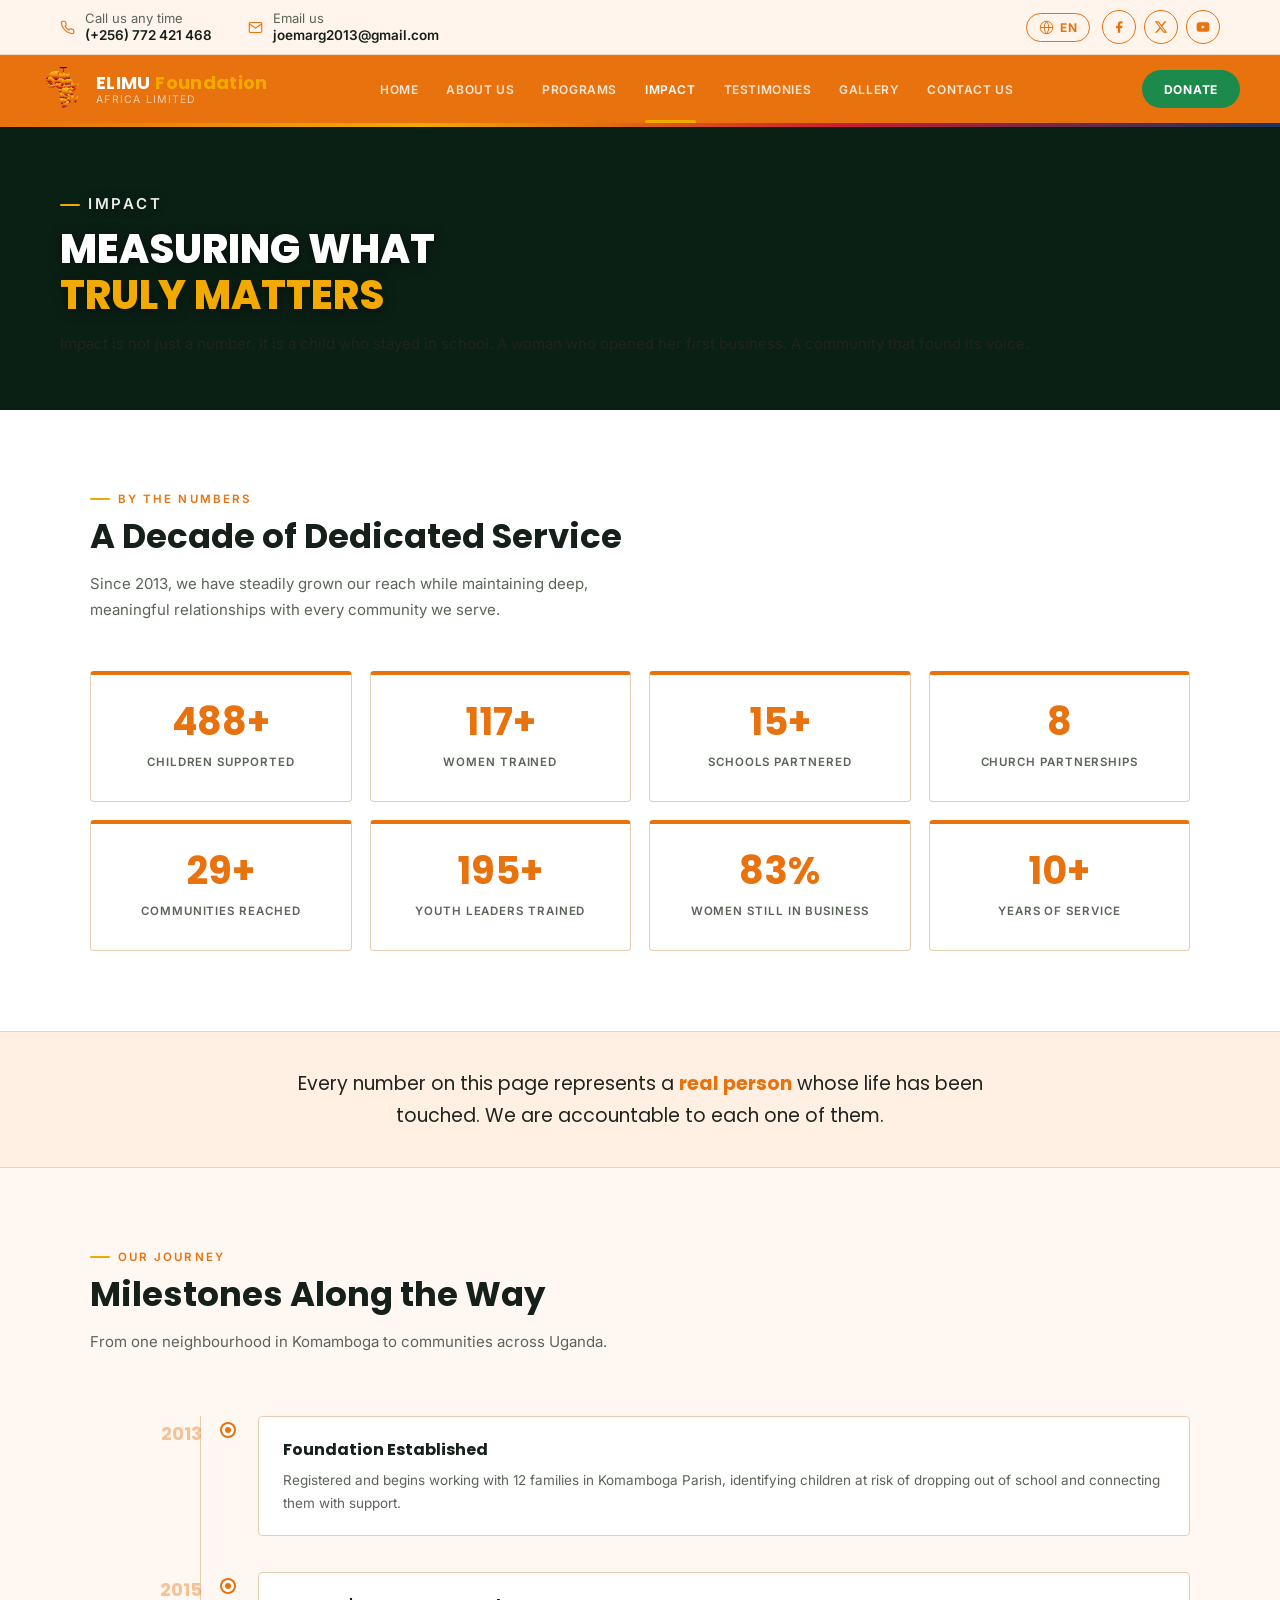
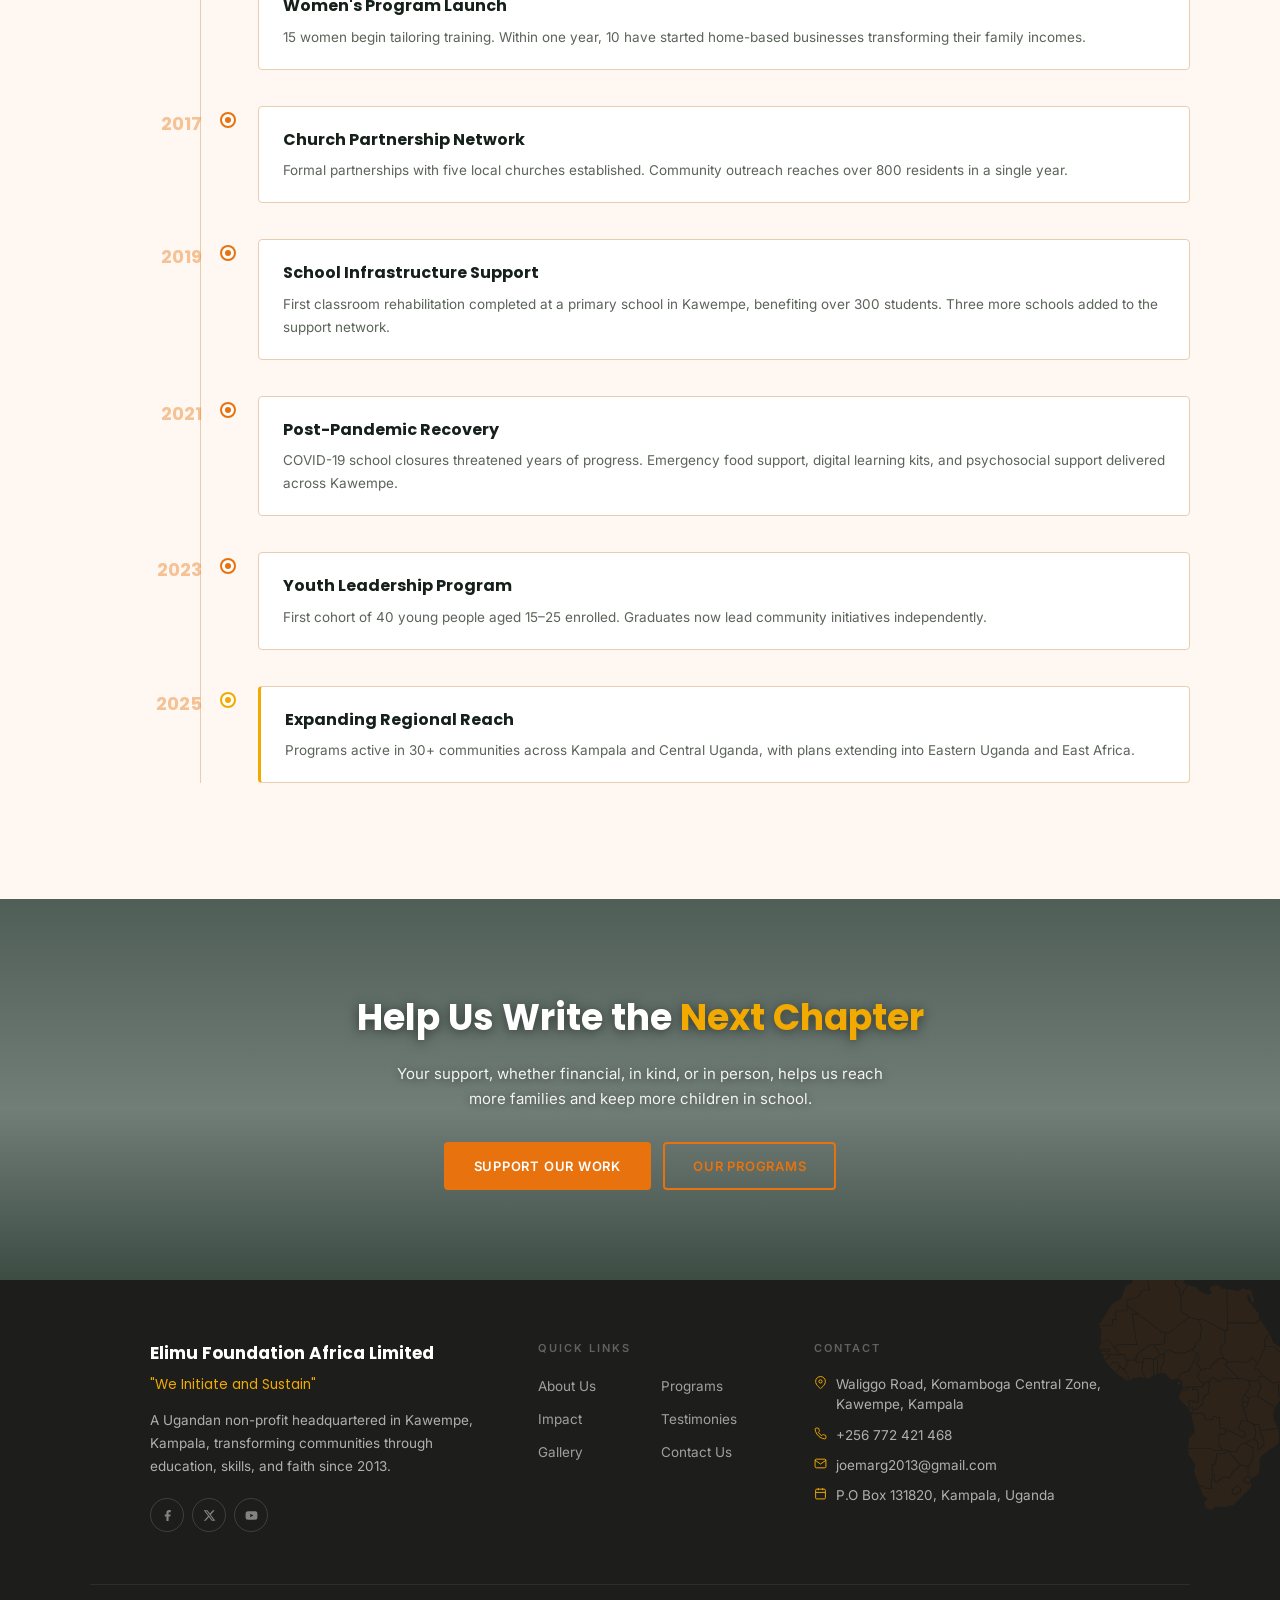
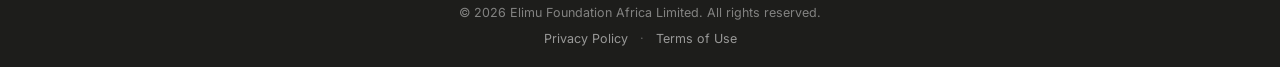
<file: impact.html>
<!DOCTYPE html>
<html lang="en">
<head>
  <meta charset="UTF-8">
  <meta name="viewport" content="width=device-width, initial-scale=1.0">
  <title>Impact | Elimu Foundation Africa Limited</title>
  <meta name="description" content="See the numbers behind our work: children in school, women empowered, and communities reached across Uganda and East Africa.">
  <!-- TODO: replace example.org with your real live domain once the site is deployed -->
  <link rel="canonical" href="https://www.elimufoundationafrica.org/impact.html">
  <meta property="og:type" content="website">
  <meta property="og:site_name" content="Elimu Foundation Africa Limited">
  <meta property="og:title" content="Impact | Elimu Foundation Africa Limited">
  <meta property="og:description" content="See the numbers behind our work: children in school, women empowered, and communities reached across Uganda and East Africa.">
  <meta property="og:image" content="https://images.pexels.com/photos/28593044/pexels-photo-28593044.jpeg?auto=compress&cs=tinysrgb&w=1200">
  <meta property="og:url" content="https://www.elimufoundationafrica.org/impact.html">
  <meta name="twitter:card" content="summary_large_image">
  <meta name="twitter:title" content="Impact | Elimu Foundation Africa Limited">
  <meta name="twitter:description" content="See the numbers behind our work: children in school, women empowered, and communities reached across Uganda and East Africa.">
  <meta name="twitter:image" content="https://images.pexels.com/photos/28593044/pexels-photo-28593044.jpeg?auto=compress&cs=tinysrgb&w=1200">
  <link rel="icon" type="image/svg+xml" href="favicon.svg">
  <link rel="icon" type="image/png" sizes="32x32" href="favicon-32.png">
  <link rel="icon" type="image/png" sizes="16x16" href="favicon-16.png">
  <link rel="apple-touch-icon" href="apple-touch-icon.png">
  <link rel="shortcut icon" href="favicon.ico">
  <link rel="stylesheet" href="css/style.css">
</head>
<body>
<!-- top bar -->
<div class="topbar">
  <div class="topbar-left">
    <div class="topbar-item">
      <svg viewBox="0 0 24 24"><path d="M22 16.92v3a2 2 0 01-2.18 2 19.79 19.79 0 01-8.63-3.07 19.5 19.5 0 01-6-6 19.79 19.79 0 01-3.07-8.67A2 2 0 014.11 2h3a2 2 0 012 1.72 12.84 12.84 0 00.7 2.81 2 2 0 01-.45 2.11L8.09 9.91a16 16 0 006 6l1.27-1.27a2 2 0 012.11-.45 12.84 12.84 0 002.81.7A2 2 0 0122 16.92z"/></svg>
      <div class="info">
        <span data-i18n="topbar_call_label">Call us any time</span>
        <strong>(+256) 772 421 468</strong>
      </div>
    </div>
    <div class="topbar-item">
      <svg viewBox="0 0 24 24"><path d="M4 4h16c1.1 0 2 .9 2 2v12c0 1.1-.9 2-2 2H4c-1.1 0-2-.9-2-2V6c0-1.1.9-2 2-2z"/><polyline points="22,6 12,13 2,6"/></svg>
      <div class="info">
        <span data-i18n="topbar_email_label">Email us</span>
        <strong>joemarg2013@gmail.com</strong>
      </div>
    </div>
  </div>
  <div class="topbar-right">
    <div class="lang-switch" id="langSwitch">
      <button class="lang-btn" id="langBtn" aria-label="Change language">
        <svg viewBox="0 0 24 24"><circle cx="12" cy="12" r="10"/><line x1="2" y1="12" x2="22" y2="12"/><path d="M12 2a15.3 15.3 0 010 20 15.3 15.3 0 010-20z"/></svg>
        <span id="langBtnLabel">EN</span>
      </button>
      <div class="lang-menu" id="langMenu">
        <button data-lang="en">English</button>
        <button data-lang="sw">Kiswahili</button>
        <button data-lang="lg">Luganda</button>
        <button data-lang="fr">Français</button>
        <button data-lang="es">Español</button>
      </div>
    </div>
    <a href="#" class="social-btn" aria-label="Facebook"><svg viewBox="0 0 24 24"><path d="M18 2h-3a5 5 0 00-5 5v3H7v4h3v8h4v-8h3l1-4h-4V7a1 1 0 011-1h3z"/></svg></a>
    <a href="#" class="social-btn" aria-label="Twitter"><svg viewBox="0 0 24 24"><path d="M18.244 2.25h3.308l-7.227 8.26 8.502 11.24H16.17l-5.214-6.817L4.99 21.75H1.68l7.73-8.835L1.254 2.25H8.08l4.713 6.231zm-1.161 17.52h1.833L7.084 4.126H5.117z"/></svg></a>
    <a href="#" class="social-btn" aria-label="YouTube"><svg viewBox="0 0 24 24"><path d="M22.54 6.42a2.78 2.78 0 00-1.95-1.96C18.88 4 12 4 12 4s-6.88 0-8.59.46a2.78 2.78 0 00-1.95 1.96A29 29 0 001 12a29 29 0 00.46 5.58 2.78 2.78 0 001.95 1.96C5.12 20 12 20 12 20s6.88 0 8.59-.46a2.78 2.78 0 001.95-1.96A29 29 0 0023 12a29 29 0 00-.46-5.58zM9.75 15.02V8.98L15.5 12l-5.75 3.02z"/></svg></a>
  </div>
</div>

<!-- navbar -->
<div class="navbar">
  <div class="navbar-inner">
    <a href="index.html" class="site-logo">
      <svg viewBox="350 415 195 225" xmlns="http://www.w3.org/2000/svg" class="brand-logo-svg" role="img" aria-label="Elimu Foundation Africa Limited logo">
        <!-- Map data: Al MacDonald (original artwork), edited by Fritz Lekschas, CC BY-SA 3.0, github.com/flekschas/simple-world-map -->
        <defs>
          <linearGradient id="logoSunset" x1="0%" y1="0%" x2="0%" y2="100%">
            <stop offset="0%" stop-color="#F9C846"/>
            <stop offset="28%" stop-color="#F2A900"/>
            <stop offset="55%" stop-color="#E8720E"/>
            <stop offset="78%" stop-color="#C81E2C"/>
            <stop offset="100%" stop-color="#3A1418"/>
          </linearGradient>
        </defs>
        <g fill="url(#logoSunset)">
          <path id="_somaliland" d="M512.674,502.797l3.526,2.403l1.046-0.052l8.757-3.008l0.994,3.206l-0.701,2.706l-1.893,1.503l-4.729-0.302l-6.769-4.158L512.674,502.797L512.674,502.797z"/>
          <g id="ao">
              <path class="mainland" d="M437.366,547.461l2.948,11.003l-0.069,3.478l-4.313,4.633l-0.647,7.527l16.597,0.147l5.395,1.954l4.45-0.58l-2.594-3.251l0.01-9.282l5.101-0.217v-3.621l-4.142-0.172l-0.829-8.575l-1.746,0.024l-0.943-0.848l-1.027,0.054l-1.365,2.646h-5.255l-1.22-1.227l0.363-1.738l-1.436-2.101L437.366,547.461L437.366,547.461z"/>
              <path d="M435.577,544.453l1.504,1.953l1.945-1.842l-0.571-1.909l-0.483-0.035L435.577,544.453L435.577,544.453z"/>
          </g>
          <path id="bf" d="M404.493,493.496l3.146-0.25l5.16,7.295l-4.789,3.613l-3.466-0.892l-4.66,0.062l-0.752,2.73l-3.907,0.19l-1.071-1.461l1.385-4.442L404.493,493.496L404.493,493.496z"/>
          <path id="bi" d="M478.504,538.385l3.691-0.078l-0.959,3.232l-0.935,0.812h-1.142l-0.812-2.187L478.504,538.385L478.504,538.385z"/>
          <path id="bj" d="M411.512,515.288h1.833l0.104-5.204l2.315-3.363l-0.104-5.852l-2.102-0.052l-3.604,2.816l1.504,2.87L411.512,515.288L411.512,515.288z"/>
          <path id="bw" d="M454.56,594.589l1.858,0.57l-0.26,5.314l1.911,0.26l4.391-3.959l5.273,0.57l1.399-3.545l6.673-6.095l-8.013-9.223l-0.104-1.514l-0.883-0.26l-2.43,2.24l-6.31,0.154l-0.884,7.866l-2.479,0.57L454.56,594.589L454.56,594.589z"/>
          <path id="cd" d="M438.023,546.597l8.912-0.155l1.808,2.567l-0.069,1.893l0.665,0.605h4.426l1.271-2.499h1.808l0.734,0.742l2.479-0.069l0.735,8.714l4.287,0.139v0.675l11.521,5.195l0.536,1.012h2.411l-0.268-3.648l-4.356-2.092l0.269-2.766l1.876-4.392l4.287-0.139l-3.683-12.224l0.068-5.195l5.826-9.11l0.068-1.278l-0.874-0.477l0.035-2.472l-1.062-0.095l-1.072-1.366l-17.59-0.795l-3.226,3.138l-5.28-3.475l-1.858,1.141l-1.348,11.35l-3.337,2.575l-1.003,2.283l0.179,3.381l-6.017,4.918l-1.6-0.726l0.216,0.94L438.023,546.597L438.023,546.597z"/>
          <path id="cf" d="M443.452,519.229l4.028,4.356l1.59-2.057l2.532,0.104l0.544-2.006l2.49-1.556l5.169,3.562l2.982-2.956l11.574,0.51l-10.736-11.082l1.443-0.897l0.198-1.954l-2.438-1.149h-3.58l-5.766,5.715l-0.197,2.351l-4.573-0.146l-0.146,1.003l-2.982-0.305l-2.688,5.108L443.452,519.229L443.452,519.229z"/>
          <path id="cg" d="M439.424,526.551l-0.052,1.255l4.131,0.104l0.146,10.728l-3.777-0.104l-2.187-1.703l-1.693,0.951l-0.078,0.476l0.873,0.423l0.251,2.204l-2.334,2.006l0.501,1.057l2.585-2.006h1.244l0.396,1.2l1.644,0.7l5.271-4.46l-0.104-3.259l1.099-2.653l3.38-2.507l0.907-8.479l-2.402,0.009l-2.783,3.812L439.424,526.551L439.424,526.551z"/>
          <path id="ci" d="M388.484,521.562l3.697-2.617l4.6-0.806l4.693,1.013l-2.395-3.622l-0.701-2.213l0.701-6.544l-4.192,0.198l-1.9-1.814l-3.994,0.104l-1.901,0.304l0.198,4.425l-1.002,0.406l-1.203,2.215l3.095,3.62L388.484,521.562L388.484,521.562z"/>
          <path id="cm" d="M428.031,519.428l2.783,2.561l-0.199,3.959l15.266-0.354l1.245-1.399l-4.375-4.711l-0.648-1.703l2.784-5.212l-1.893-3.458l-1.591-0.855v-1.755l1.841-1.202l0.104-5.463l-1.46-0.164l-0.024,2.87l-6.414,11.972l-3.925,0.199l-2.688,1.85L428.031,519.428L428.031,519.428z"/>
          <path id="dj" d="M508.991,499.771l-0.493,2.903l3.424-0.052l0.052-4.271l-1.253-0.77L508.991,499.771L508.991,499.771z"/>
          <path id="dz" d="M424.625,435.764l-3.526-1.186l-14.677,2.758l-3.198,2.429l1.953,10.088l-5.835,0.233l-3.509,5.646l-8.359,2.005l0.025,4.105l27.532,21.048l4.692,0.398l15.654-12.231l-1.565-1.971l-2.938-0.398l-1.764-2.955V453.5l-1.177-1.184l0.199-3.155l-3.13-3.155l-0.389-3.354l1.366-0.986l-0.59-3.553L424.625,435.764L424.625,435.764z"/>
          <path id="eg" d="M466.16,449.222l2.308,0.062l4.495,1.244l2.135,0.061l2.646-2.213h1.234l2.249,1.245h2.845l0.51-0.035l1.798,5.17l0.51,1.668l0.477,2.498l-0.85,0.622l-1.461-0.734l-1.686-5.498l-1.521-0.111l-0.111,1.867l1.012,3.232l8.1,10.027l0.173,4.305l-2.359,2.723l-22.163-0.251L466.16,449.222L466.16,449.222z"/>
          <path id="er" d="M496.224,493.859l-0.216-5.093l3.423-3.992l0.926,0.709l1.686,5.637l8.091,6.023l-1.47,1.808l-5.922-5.091L496.224,493.859L496.224,493.859z"/>
          <path id="et" d="M489.982,508.606l6.292-14.005l6.25,0.035l5.541,4.814l-0.39,3.968h4.296l0.44,2.386l6.95,4.157l4.286,0.217l-8.15,8.756l-11.194,3.449h-2.773l-4.944-4.219l-1.953-0.82l-3.786-5.576l-2.499,0.035l-0.294-2.559L489.982,508.606L489.982,508.606z"/>
          <path id="ga" d="M435.438,526.646l-0.104,2.151l-4.875-0.104l-2.982,5.766l7.012,7.667l1.736-1.453l-0.052-1.503l-1.192-0.554v-1.057l2.688-1.701l2.387,1.807l2.638,0.052l-0.054-9.067l-4.176-0.196l-0.052-1.903L435.438,526.646L435.438,526.646z"/>
          <path id="gh" d="M399.091,513.179l0.968,2.273l2.524,3.959l1.4-0.052l3.819-2.171l-0.268-12.354l-2.957-0.864l-4.141,0.112L399.091,513.179L399.091,513.179z"/>
          <path id="gm" d="M366.719,497.006l-0.111,0.959l5.98-0.086l0.304-0.891l-0.13-0.898l-1.721,0.7L366.719,497.006L366.719,497.006z"/>
          <path id="gn" d="M369.77,505.304l2.629,4.046l3.423-2.974l3.511-0.155l2.922,3.881l2.48,1.635l0.933-1.816l0.83-0.466l-0.061-3.993l-1.65-4.737l-5.065,0.562l-6.267-0.501l-0.034,1.606L369.77,505.304L369.77,505.304z"/>
          <g id="gq">
              <path d="M427.184,522.134l-0.396,1.703l1.191,0.648l1.143-0.855l-0.397-1.755L427.184,522.134L427.184,522.134z"/>
              <path d="M430.771,526.697l-0.054,1.202l3.924,0.198l-0.052-1.356L430.771,526.697L430.771,526.697z"/>
          </g>
          <path id="gw" d="M368.196,502.356l1.211,2.395l3.396-2.922l0.035-0.899l-4.003-0.579L368.196,502.356L368.196,502.356z"/>
          <path id="ke" d="M491.142,521.365l2.3,4.484l-2.759,5.783l-0.361,1.754l13.77,8.516l4.271-6.708l-2.161-1.754l-0.043-8.835l2.705-2.956l-4.313,1.435l-3.259,0.044l-5.1-4.305l-1.608-0.692l-2.98,0.276l-0.526,0.883L491.142,521.365L491.142,521.365z"/>
          <path id="lr" d="M378.198,515.027l9.491,6.345l-0.227-4.805l-2.869-3.38l-2.801-2.481L378.198,515.027L378.198,515.027z"/>
          <path id="ls" d="M470.896,606.829l2.637-2.032l1.245,0.053l1.503,1.875l-0.155,1.877l-2.533,0.934v0.728l-2.792-0.156l-0.674-2.031L470.896,606.829L470.896,606.829z"/>
          <path id="ly" d="M429.958,453.518l1.35-0.225l0.397-3.112h0.674l2.758-4.528l6.804,1.979l1.856,2.887l6.69,3.062l3.482-1.47l-0.338-1.471l-1.521-1.469l0.173-1.021l2.473-2.093h4.894l1.856,2.489l3.934,0.57l0.511,31.889l-2.922-0.112l-17.651-9.181l-1.91,1.081l-7.253-1.814l-1.971-2.603l-2.87-0.397l-1.458-2.603L429.958,453.518L429.958,453.518z"/>
          <path id="ma" d="M402.505,439.903h-9.982l-1.954,4.339l-4.504,2.17l-3.719,10.062l-7.243,4.341l-10.174,16.761l9.983-0.199l0.389-4.927h2.541v-6.708h8.81l0.196-8.679l8.42-1.972l3.526-5.723l5.48-0.198L402.505,439.903L402.505,439.903z"/>
          <path id="mg" d="M526.988,561.474l-1.842,4.374l-3.154,5.566l-5.523,0.396l-2.369,2.783l0.397,8.488l-3.423,3.977l0.396,6.761l2.897,3.311l3.423-0.396l3.423-2.524l-0.787-3.977l7.894-13.657l-1.582-1.72l1.582-3.312l1.711,0.526l0.526-1.322l-1.582-6.76l-0.924-2.784L526.988,561.474L526.988,561.474z"/>
          <path id="ml" d="M377.584,494.845l2.662-1.823l14.799-0.087l-3.423-23.806l3.907-0.112l18.903,14.428l2.541,0.362l-0.959,8.021l-11.886,1.08l-9.171,6.847l-1.669,4.686l-6.37,0.269l-1.625-4.677l-4.884,0.346l0.189-1.53L377.584,494.845L377.584,494.845z"/>
          <path id="mr" d="M364.998,478.266l1.885,2.463l-0.389,10.65l2.74-1.972l1.952-0.397l2.741,0.985l3.128,4.34l2.939-1.971l14.288-0.199l-3.526-23.866l3.786-0.018l-7.054-5.402l0.009,3.51l-8.93,0.01l-0.043,6.698l-2.567-0.009l-0.328,4.944L364.998,478.266L364.998,478.266z"/>
          <path id="mw" d="M487.968,567.074l2.689,2.81l-0.053,3.597l0.52,1.514l3.57-3.855l-0.414-4.899l-1.912-1.46l-1.701-8.603l-2.949-0.104l1.34,6.196L487.968,567.074L487.968,567.074z"/>
          <path id="mz" d="M482.791,596.359l2.326,1.928l5.479-3.335l0.881-4.953v-8.178l8.791-7.191l1.506,0.053l5.322-5.107l-0.828-10.529l-13.81,1.743l0.519,3.338l2.02,1.757l0.57,5.731l-4.756,4.642l-1.141-2.603l0.207-3.44l-2.74-2.973l-6.725,3.13l6.258,3.182l0.209,9.274l-4.141,6.146L482.791,596.359L482.791,596.359z"/>
          <path id="na" d="M444.221,603.863l2.897,0.208l1.702,1.72l4.037,0.052l0.984-11.462v-7.503l2.585-0.52l0.986-7.867l6.569-0.206l2.323-1.927l-3.933-0.156l-5.325,0.726l-5.739-2.082h-16.13l0.415,4.58l5.376,7.918l-0.934,4.062l0.053,2.136L444.221,603.863L444.221,603.863z"/>
          <path id="ne" d="M413.396,500.17l2.204-0.053l1.988-2.981l3.336-0.597l3.553,2.17l7.58,0.216l5.861-2.386l2.204-1.894l0.164-2.489l4.088-4.123l1.08-9.104l-2.688-5.636l-6.88-1.677l-15.923,12.413l-2.256-0.217l-0.969,8.617l-8.124,0.813L413.396,500.17L413.396,500.17z"/>
          <path id="ng" d="M413.984,515.185l3.389,0.164l4.088,4.557l1.987,0.544l1.558-0.761l2.367-0.328l0.805-3.303l3.225-2.117l3.492-0.163l6.396-11.766l-0.104-2.653l-2.955-2.273l-5.913,2.603l-7.909-0.111l-3.77-2.386l-2.688,0.596l-1.4,2.438l-0.104,6.88l-2.256,3.198L413.984,515.185L413.984,515.185z"/>
          <path id="rw" d="M479.896,532.931l2.429,2.238l-0.104,2.396l-3.769,0.077v-2.646L479.896,532.931L479.896,532.931z"/>
          <path id="sd" d="M466.144,505.035l-2.55-1.504l-2.325-4.59l0.13-4.271l3.224-2.772l0,0l0.155-10.228l2.127,0.062l-0.242-5.68l22.302,0.198l3.189-3.215l6.881,11.004l-3.77,4.442v6.785l-4.599,9.891l-1.04,2.3l-3.709-5.316l-2.708,3.441l-3.059,0.834l-9.941-1l-4.333,1.541L466.144,505.035z"/>
          <path id="sl" d="M372.804,509.79l4.884,4.72l3.483-4.227l-2.179-3.415l-3,0.303L372.804,509.79L372.804,509.79z"/>
          <path id="sn" d="M372.424,498.771l-5.792-0.141l0,0l1.072,2.603l0.596-1.607l7.271,0.761l0.806-0.028l3.405,0.12l0.121-1.504l-3.111-3.733l-3.467-4.693l-2.152-0.898l-1.661,0.424l0,0l-3.405,2.472l-0.776,1.384l-0.242,1.383l1.253,0.899l4.185-0.061l2.688-0.728l0.303,1.322l-0.241,1.746L372.424,498.771z"/>
          <path id="so" d="M526.703,501.941l3.777-1.452l1.34,0.804l-0.147,3.354l-3.482,9.923l-18.854,20.19l-2.187-1.503l-0.147-8.521l2.835-3.26l6.018-1.857l8.824-9.318l2.31-2.058l0.647-3.008L526.703,501.941L526.703,501.941z"/>
          <path id="ss" d="M489.336,508.019l-2.04,0.898l0.647,3.553h2.542l3.448,5.004l-2.767,0.354l-0.709,1.288l-0.069,1.857l-8.298-0.146l-0.848-1.288l-5.8-0.328l-10.649-10.962l1.063-0.64l4.517-1.364l9.897,0.754l3.366-0.754l2.235-2.996L489.336,508.019z"/>
          <path id="sz" d="M482.531,596.983l-2.169,0.361l-0.935,2.552l1.659,1.513h2.015l1.702-2.446L482.531,596.983L482.531,596.983z"/>
          <path id="td" d="M440.971,494.983l0.112-2.552l4.098-3.983l1.099-9.785l-2.731-5.221l1.911-0.979l18.498,9.639l-0.113,9.456l-3.259,2.775v4.875l2.136,4.132h-3.77l-6.24,6.173l-0.165,1.867l-4.605-0.061l-0.061,0.846l-2.628-0.345l-1.798-3.397l-1.351-0.666l0.174-1.037l1.693-1.297v-6.066l-2.343-0.363l-2.826-2.102L440.971,494.983L440.971,494.983L440.971,494.983z"/>
          <path id="tg" d="M408.495,516.81l2.316-1.356l-0.053-8.946l-1.504-2.438l-0.967,0.812L408.495,516.81L408.495,516.81z"/>
          <path id="tn" d="M425.516,435.624l4.78-1.927l1.572,1.02l0.061,1.244l-0.734,0.959l0.111,1.703l0.735,0.396v3.061l-0.847,1.418l0.111,0.908l3.207,1.132l-2.584,4.02l-1.012-0.061l-0.173,3.232l-1.124,0.174l-0.959-0.849l0.225-3.284l-3.146-3.061l-0.397-2.662l1.521-1.192L425.516,435.624L425.516,435.624z"/>
          <path id="tz" d="M492.22,560.017l13.797-1.69l-3.395-6.569l-0.182-6.292l1.098-3.009l-14.367-9.023l-4.502,0.743l-1.564,1.158l-0.139,2.637l-1.012,3.656l-1.055,1.253l-1.514,0.141l2.809,9.418l4.816,2.838l4.195,0.1L492.22,560.017z"/>
          <path id="ug" d="M480.311,532.23l2.619,2.454l1.643-1.045l4.442-0.728l0.762,0.079l0.284-1.688l2.508-5.272l-2.109-4.392l-6.837,0.044l-0.043,1.808l0.917,0.882l-0.139,1.807L480.311,532.23L480.311,532.23z"/>
          <path id="za" d="M476.731,588.02l-6.829,6.311l-1.625,3.898l-5.411-0.674l-4.503,4.002l-2.991-0.294l0.241-5.531l-1.062-0.372l-0.743,11.314l-5.308-0.052l-1.6-1.886l-2.344-0.024l2.137,6.129l3.812,3.604l-2.723,3.172l1.764,3.977l4.08,1.558l3.25-2.767l9.311,0.053l0.667-0.83l4.132-0.728l13.978-13.917l-0.053-4.382l-1.495,1.937h-2.238l-2.723-2.282l1.383-3.44l2.378-0.482l-0.217-7.071L476.731,588.02L476.731,588.02z M473.455,604.011l1.306-0.052l2.118,2.299l-0.061,2.662l-2.481,1.253l-0.155,0.883l-3.785,0.043l-1.186-2.853l1.081-2.092L473.455,604.011L473.455,604.011z"/>
          <path id="zm" d="M459.78,571.656l2.739,3.802l4.244,0.261l1.504,0.829l4.443,0.053l3.829-5.367l10.702-4.789l0.934-4.219l-1.244-6.043l-5.584-3.181l-3.727,0.26l-1.857,4.114l0.053,1.876l4.391,2.136l0.26,4.642l-3.775,0.208l-0.935-1.564l-10.495-4.479l-0.311,3.44l-4.962,0.155L459.78,571.656L459.78,571.656z"/>
          <path id="zw" d="M468.52,578.226l7.755,8.757l5.946,1.513l3.984-6.248l-0.312-8.281l-6.465-3.337l-2.431,1.098l-3.62,5.524l-5.014-0.053L468.52,578.226L468.52,578.226z"/>
        </g>
        <!-- root / river line -->
        <path d="M478,452 C 472,478 483,504 474,530 C 467,553 480,575 471,600 C 466,613 472,622 468,632"
          stroke="#fff" stroke-width="1.6" fill="none" opacity="0.4" stroke-linecap="round"/>
        <!-- acacia tree silhouette -->
        <g transform="translate(432,405) scale(1.05)" fill="#241012">
          <path d="M19,34 L21,14 L23,34 Z"/>
          <ellipse cx="21" cy="9" rx="19" ry="7.5"/>
          <ellipse cx="10" cy="5" rx="10" ry="4.6"/>
          <ellipse cx="33" cy="6" rx="9" ry="4.2"/>
        </g>
      </svg>
      <div class="logo-text">
        <span class="logo-name">ELIMU <span class="accent">Foundation</span></span>
        <span class="logo-sub">Africa Limited</span>
      </div>
    </a>
    <nav>
      <button class="hamburger" id="navToggle" aria-label="Menu">
        <span></span><span></span><span></span>
      </button>
      <ul id="navList">
        <li><a href="index.html" data-i18n="nav_home">Home</a></li>
        <li><a href="about.html" data-i18n="nav_about">About Us</a></li>
        <li><a href="programs.html" data-i18n="nav_programs">Programs</a></li>
        <li><a href="impact.html" data-i18n="nav_impact">Impact</a></li>
        <li><a href="testimonies.html" data-i18n="nav_testimonies">Testimonies</a></li>
        <li><a href="gallery.html" data-i18n="nav_gallery">Gallery</a></li>
        <li><a href="contact.html" data-i18n="nav_contact">Contact Us</a></li>
      </ul>
    </nav>
    <a href="contact.html" class="nav-donate-btn" data-i18n="nav_donate">Donate</a>
  </div>
</div>
<section class="page-hero fade-scroll-bg" data-fade-target=".page-hero-bg-slides">
  <div class="page-hero-bg-slides">
    <div class="page-hero-bg-slide active" style="background-image:url('https://images.pexels.com/photos/28593044/pexels-photo-28593044.jpeg?auto=compress&cs=tinysrgb&w=1600')"></div>
    <div class="page-hero-bg-slide" style="background-image:url('https://images.pexels.com/photos/33749805/pexels-photo-33749805.jpeg?auto=compress&cs=tinysrgb&w=1600')"></div>
    <div class="page-hero-bg-slide" style="background-image:url('https://images.pexels.com/photos/20209020/pexels-photo-20209020.jpeg?auto=compress&cs=tinysrgb&w=1600')"></div>
  </div>
  <div class="page-hero-overlay"></div>
  <div class="page-hero-inner">
    <p class="section-tag">Impact</p>
    <h1>Measuring What<br/><em>Truly Matters</em></h1>
    <div class="hero-rotating-text">
      <span class="active">Impact is not just a number. It is a child who stayed in school. A woman who opened her first business. A community that found its voice.</span>
      <span>Behind every statistic on this page is a name, a family, and a story of change.</span>
      <span>We track our progress closely, because the people we serve deserve to see it too.</span>
    </div>
  </div>
</section>

<section class="section white">
  <div class="container">
    <p class="section-tag">By the Numbers</p>
    <h2 class="section-title">A Decade of Dedicated Service</h2>
    <p class="section-lead">Since 2013, we have steadily grown our reach while maintaining deep, meaningful relationships with every community we serve.</p>
    <div class="big-nums">
      <div class="big-num-card"><span class="n" data-count="500" data-suffix="+">500+</span><span class="l">Children Supported</span></div>
      <div class="big-num-card"><span class="n" data-count="120" data-suffix="+">120+</span><span class="l">Women Trained</span></div>
      <div class="big-num-card"><span class="n" data-count="15" data-suffix="+">15+</span><span class="l">Schools Partnered</span></div>
      <div class="big-num-card"><span class="n" data-count="8" data-suffix="">8</span><span class="l">Church Partnerships</span></div>
      <div class="big-num-card"><span class="n" data-count="30" data-suffix="+">30+</span><span class="l">Communities Reached</span></div>
      <div class="big-num-card"><span class="n" data-count="200" data-suffix="+">200+</span><span class="l">Youth Leaders Trained</span></div>
      <div class="big-num-card"><span class="n" data-count="85" data-suffix="%">85%</span><span class="l">Women Still in Business</span></div>
      <div class="big-num-card"><span class="n" data-count="10" data-suffix="+">10+</span><span class="l">Years of Service</span></div>
    </div>
  </div>
</section>

<div class="mission-bar">
  <p>Every number on this page represents a <strong>real person</strong> whose life has been touched. We are accountable to each one of them.</p>
</div>

<section class="section grey">
  <div class="container">
    <p class="section-tag">Our Journey</p>
    <h2 class="section-title">Milestones Along the Way</h2>
    <p class="section-lead">From one neighbourhood in Komamboga to communities across Uganda.</p>
    <div class="timeline">
      <div class="tl-item">
        <div class="tl-year">2013</div>
        <div class="tl-dot"></div>
        <div class="tl-box"><h4>Foundation Established</h4><p>Registered and begins working with 12 families in Komamboga Parish, identifying children at risk of dropping out of school and connecting them with support.</p></div>
      </div>
      <div class="tl-item">
        <div class="tl-year">2015</div>
        <div class="tl-dot"></div>
        <div class="tl-box"><h4>Women's Program Launch</h4><p>15 women begin tailoring training. Within one year, 10 have started home-based businesses transforming their family incomes.</p></div>
      </div>
      <div class="tl-item">
        <div class="tl-year">2017</div>
        <div class="tl-dot"></div>
        <div class="tl-box"><h4>Church Partnership Network</h4><p>Formal partnerships with five local churches established. Community outreach reaches over 800 residents in a single year.</p></div>
      </div>
      <div class="tl-item">
        <div class="tl-year">2019</div>
        <div class="tl-dot"></div>
        <div class="tl-box"><h4>School Infrastructure Support</h4><p>First classroom rehabilitation completed at a primary school in Kawempe, benefiting over 300 students. Three more schools added to the support network.</p></div>
      </div>
      <div class="tl-item">
        <div class="tl-year">2021</div>
        <div class="tl-dot"></div>
        <div class="tl-box"><h4>Post-Pandemic Recovery</h4><p>COVID-19 school closures threatened years of progress. Emergency food support, digital learning kits, and psychosocial support delivered across Kawempe.</p></div>
      </div>
      <div class="tl-item">
        <div class="tl-year">2023</div>
        <div class="tl-dot"></div>
        <div class="tl-box"><h4>Youth Leadership Program</h4><p>First cohort of 40 young people aged 15–25 enrolled. Graduates now lead community initiatives independently.</p></div>
      </div>
      <div class="tl-item">
        <div class="tl-year">2025</div>
        <div class="tl-dot gold-dot"></div>
        <div class="tl-box" style="border-left:3px solid #F2A900"><h4>Expanding Regional Reach</h4><p>Programs active in 30+ communities across Kampala and Central Uganda, with plans extending into Eastern Uganda and East Africa.</p></div>
      </div>
    </div>
  </div>
</section>
<div class="cta-band fade-scroll-bg" data-fade-target=".cta-band-bg">
  <div class="cta-band-bg" style="background-image:url('https://images.pexels.com/photos/28593044/pexels-photo-28593044.jpeg?auto=compress&cs=tinysrgb&w=1800')"></div>
  <div class="cta-band-overlay"></div>
  <div class="cta-band-inner">
  <h2>Help Us Write the <em>Next Chapter</em></h2>
  <p>Your support, whether financial, in kind, or in person, helps us reach more families and keep more children in school.</p>
  <div class="btn-group">
    <a href="contact.html" class="btn btn-orange">Support Our Work</a>
    <a href="programs.html" class="btn btn-outline-orange">Our Programs</a>
  </div>
  </div>
</div>

<!-- footer -->
<footer class="footer">
  <div class="footer-map-strip">
    <svg viewBox="358 426 181 205" class="footer-africa-mini" fill="#E8720E" opacity="0.16" aria-hidden="true">
      <path id="_somaliland" d="M512.674,502.797l3.526,2.403l1.046-0.052l8.757-3.008l0.994,3.206l-0.701,2.706l-1.893,1.503l-4.729-0.302l-6.769-4.158L512.674,502.797L512.674,502.797z"/>
      <g id="ao">
        <path class="mainland" d="M437.366,547.461l2.948,11.003l-0.069,3.478l-4.313,4.633l-0.647,7.527l16.597,0.147l5.395,1.954l4.45-0.58l-2.594-3.251l0.01-9.282l5.101-0.217v-3.621l-4.142-0.172l-0.829-8.575l-1.746,0.024l-0.943-0.848l-1.027,0.054l-1.365,2.646h-5.255l-1.22-1.227l0.363-1.738l-1.436-2.101L437.366,547.461L437.366,547.461z"/>
        <path d="M435.577,544.453l1.504,1.953l1.945-1.842l-0.571-1.909l-0.483-0.035L435.577,544.453L435.577,544.453z"/>
    </g>
      <path id="bf" d="M404.493,493.496l3.146-0.25l5.16,7.295l-4.789,3.613l-3.466-0.892l-4.66,0.062l-0.752,2.73l-3.907,0.19l-1.071-1.461l1.385-4.442L404.493,493.496L404.493,493.496z"/>
      <path id="bi" d="M478.504,538.385l3.691-0.078l-0.959,3.232l-0.935,0.812h-1.142l-0.812-2.187L478.504,538.385L478.504,538.385z"/>
      <path id="bj" d="M411.512,515.288h1.833l0.104-5.204l2.315-3.363l-0.104-5.852l-2.102-0.052l-3.604,2.816l1.504,2.87L411.512,515.288L411.512,515.288z"/>
      <path id="bw" d="M454.56,594.589l1.858,0.57l-0.26,5.314l1.911,0.26l4.391-3.959l5.273,0.57l1.399-3.545l6.673-6.095l-8.013-9.223l-0.104-1.514l-0.883-0.26l-2.43,2.24l-6.31,0.154l-0.884,7.866l-2.479,0.57L454.56,594.589L454.56,594.589z"/>
      <path id="cd" d="M438.023,546.597l8.912-0.155l1.808,2.567l-0.069,1.893l0.665,0.605h4.426l1.271-2.499h1.808l0.734,0.742l2.479-0.069l0.735,8.714l4.287,0.139v0.675l11.521,5.195l0.536,1.012h2.411l-0.268-3.648l-4.356-2.092l0.269-2.766l1.876-4.392l4.287-0.139l-3.683-12.224l0.068-5.195l5.826-9.11l0.068-1.278l-0.874-0.477l0.035-2.472l-1.062-0.095l-1.072-1.366l-17.59-0.795l-3.226,3.138l-5.28-3.475l-1.858,1.141l-1.348,11.35l-3.337,2.575l-1.003,2.283l0.179,3.381l-6.017,4.918l-1.6-0.726l0.216,0.94L438.023,546.597L438.023,546.597z"/>
      <path id="cf" d="M443.452,519.229l4.028,4.356l1.59-2.057l2.532,0.104l0.544-2.006l2.49-1.556l5.169,3.562l2.982-2.956l11.574,0.51l-10.736-11.082l1.443-0.897l0.198-1.954l-2.438-1.149h-3.58l-5.766,5.715l-0.197,2.351l-4.573-0.146l-0.146,1.003l-2.982-0.305l-2.688,5.108L443.452,519.229L443.452,519.229z"/>
      <path id="cg" d="M439.424,526.551l-0.052,1.255l4.131,0.104l0.146,10.728l-3.777-0.104l-2.187-1.703l-1.693,0.951l-0.078,0.476l0.873,0.423l0.251,2.204l-2.334,2.006l0.501,1.057l2.585-2.006h1.244l0.396,1.2l1.644,0.7l5.271-4.46l-0.104-3.259l1.099-2.653l3.38-2.507l0.907-8.479l-2.402,0.009l-2.783,3.812L439.424,526.551L439.424,526.551z"/>
      <path id="ci" d="M388.484,521.562l3.697-2.617l4.6-0.806l4.693,1.013l-2.395-3.622l-0.701-2.213l0.701-6.544l-4.192,0.198l-1.9-1.814l-3.994,0.104l-1.901,0.304l0.198,4.425l-1.002,0.406l-1.203,2.215l3.095,3.62L388.484,521.562L388.484,521.562z"/>
      <path id="cm" d="M428.031,519.428l2.783,2.561l-0.199,3.959l15.266-0.354l1.245-1.399l-4.375-4.711l-0.648-1.703l2.784-5.212l-1.893-3.458l-1.591-0.855v-1.755l1.841-1.202l0.104-5.463l-1.46-0.164l-0.024,2.87l-6.414,11.972l-3.925,0.199l-2.688,1.85L428.031,519.428L428.031,519.428z"/>
      <path id="dj" d="M508.991,499.771l-0.493,2.903l3.424-0.052l0.052-4.271l-1.253-0.77L508.991,499.771L508.991,499.771z"/>
      <path id="dz" d="M424.625,435.764l-3.526-1.186l-14.677,2.758l-3.198,2.429l1.953,10.088l-5.835,0.233l-3.509,5.646l-8.359,2.005l0.025,4.105l27.532,21.048l4.692,0.398l15.654-12.231l-1.565-1.971l-2.938-0.398l-1.764-2.955V453.5l-1.177-1.184l0.199-3.155l-3.13-3.155l-0.389-3.354l1.366-0.986l-0.59-3.553L424.625,435.764L424.625,435.764z"/>
      <path id="eg" d="M466.16,449.222l2.308,0.062l4.495,1.244l2.135,0.061l2.646-2.213h1.234l2.249,1.245h2.845l0.51-0.035l1.798,5.17l0.51,1.668l0.477,2.498l-0.85,0.622l-1.461-0.734l-1.686-5.498l-1.521-0.111l-0.111,1.867l1.012,3.232l8.1,10.027l0.173,4.305l-2.359,2.723l-22.163-0.251L466.16,449.222L466.16,449.222z"/>
      <path id="er" d="M496.224,493.859l-0.216-5.093l3.423-3.992l0.926,0.709l1.686,5.637l8.091,6.023l-1.47,1.808l-5.922-5.091L496.224,493.859L496.224,493.859z"/>
      <path id="et" d="M489.982,508.606l6.292-14.005l6.25,0.035l5.541,4.814l-0.39,3.968h4.296l0.44,2.386l6.95,4.157l4.286,0.217l-8.15,8.756l-11.194,3.449h-2.773l-4.944-4.219l-1.953-0.82l-3.786-5.576l-2.499,0.035l-0.294-2.559L489.982,508.606L489.982,508.606z"/>
      <path id="ga" d="M435.438,526.646l-0.104,2.151l-4.875-0.104l-2.982,5.766l7.012,7.667l1.736-1.453l-0.052-1.503l-1.192-0.554v-1.057l2.688-1.701l2.387,1.807l2.638,0.052l-0.054-9.067l-4.176-0.196l-0.052-1.903L435.438,526.646L435.438,526.646z"/>
      <path id="gh" d="M399.091,513.179l0.968,2.273l2.524,3.959l1.4-0.052l3.819-2.171l-0.268-12.354l-2.957-0.864l-4.141,0.112L399.091,513.179L399.091,513.179z"/>
      <path id="gm" d="M366.719,497.006l-0.111,0.959l5.98-0.086l0.304-0.891l-0.13-0.898l-1.721,0.7L366.719,497.006L366.719,497.006z"/>
      <path id="gn" d="M369.77,505.304l2.629,4.046l3.423-2.974l3.511-0.155l2.922,3.881l2.48,1.635l0.933-1.816l0.83-0.466l-0.061-3.993l-1.65-4.737l-5.065,0.562l-6.267-0.501l-0.034,1.606L369.77,505.304L369.77,505.304z"/>
      <g id="gq">
        <path d="M427.184,522.134l-0.396,1.703l1.191,0.648l1.143-0.855l-0.397-1.755L427.184,522.134L427.184,522.134z"/>
        <path d="M430.771,526.697l-0.054,1.202l3.924,0.198l-0.052-1.356L430.771,526.697L430.771,526.697z"/>
    </g>
      <path id="gw" d="M368.196,502.356l1.211,2.395l3.396-2.922l0.035-0.899l-4.003-0.579L368.196,502.356L368.196,502.356z"/>
      <path id="ke" d="M491.142,521.365l2.3,4.484l-2.759,5.783l-0.361,1.754l13.77,8.516l4.271-6.708l-2.161-1.754l-0.043-8.835l2.705-2.956l-4.313,1.435l-3.259,0.044l-5.1-4.305l-1.608-0.692l-2.98,0.276l-0.526,0.883L491.142,521.365L491.142,521.365z"/>
      <path id="lr" d="M378.198,515.027l9.491,6.345l-0.227-4.805l-2.869-3.38l-2.801-2.481L378.198,515.027L378.198,515.027z"/>
      <path id="ls" d="M470.896,606.829l2.637-2.032l1.245,0.053l1.503,1.875l-0.155,1.877l-2.533,0.934v0.728l-2.792-0.156l-0.674-2.031L470.896,606.829L470.896,606.829z"/>
      <path id="ly" d="M429.958,453.518l1.35-0.225l0.397-3.112h0.674l2.758-4.528l6.804,1.979l1.856,2.887l6.69,3.062l3.482-1.47l-0.338-1.471l-1.521-1.469l0.173-1.021l2.473-2.093h4.894l1.856,2.489l3.934,0.57l0.511,31.889l-2.922-0.112l-17.651-9.181l-1.91,1.081l-7.253-1.814l-1.971-2.603l-2.87-0.397l-1.458-2.603L429.958,453.518L429.958,453.518z"/>
      <path id="ma" d="M402.505,439.903h-9.982l-1.954,4.339l-4.504,2.17l-3.719,10.062l-7.243,4.341l-10.174,16.761l9.983-0.199l0.389-4.927h2.541v-6.708h8.81l0.196-8.679l8.42-1.972l3.526-5.723l5.48-0.198L402.505,439.903L402.505,439.903z"/>
      <path id="mg" d="M526.988,561.474l-1.842,4.374l-3.154,5.566l-5.523,0.396l-2.369,2.783l0.397,8.488l-3.423,3.977l0.396,6.761l2.897,3.311l3.423-0.396l3.423-2.524l-0.787-3.977l7.894-13.657l-1.582-1.72l1.582-3.312l1.711,0.526l0.526-1.322l-1.582-6.76l-0.924-2.784L526.988,561.474L526.988,561.474z"/>
      <path id="ml" d="M377.584,494.845l2.662-1.823l14.799-0.087l-3.423-23.806l3.907-0.112l18.903,14.428l2.541,0.362l-0.959,8.021l-11.886,1.08l-9.171,6.847l-1.669,4.686l-6.37,0.269l-1.625-4.677l-4.884,0.346l0.189-1.53L377.584,494.845L377.584,494.845z"/>
      <path id="mr" d="M364.998,478.266l1.885,2.463l-0.389,10.65l2.74-1.972l1.952-0.397l2.741,0.985l3.128,4.34l2.939-1.971l14.288-0.199l-3.526-23.866l3.786-0.018l-7.054-5.402l0.009,3.51l-8.93,0.01l-0.043,6.698l-2.567-0.009l-0.328,4.944L364.998,478.266L364.998,478.266z"/>
      <path id="mw" d="M487.968,567.074l2.689,2.81l-0.053,3.597l0.52,1.514l3.57-3.855l-0.414-4.899l-1.912-1.46l-1.701-8.603l-2.949-0.104l1.34,6.196L487.968,567.074L487.968,567.074z"/>
      <path id="mz" d="M482.791,596.359l2.326,1.928l5.479-3.335l0.881-4.953v-8.178l8.791-7.191l1.506,0.053l5.322-5.107l-0.828-10.529l-13.81,1.743l0.519,3.338l2.02,1.757l0.57,5.731l-4.756,4.642l-1.141-2.603l0.207-3.44l-2.74-2.973l-6.725,3.13l6.258,3.182l0.209,9.274l-4.141,6.146L482.791,596.359L482.791,596.359z"/>
      <path id="na" d="M444.221,603.863l2.897,0.208l1.702,1.72l4.037,0.052l0.984-11.462v-7.503l2.585-0.52l0.986-7.867l6.569-0.206l2.323-1.927l-3.933-0.156l-5.325,0.726l-5.739-2.082h-16.13l0.415,4.58l5.376,7.918l-0.934,4.062l0.053,2.136L444.221,603.863L444.221,603.863z"/>
      <path id="ne" d="M413.396,500.17l2.204-0.053l1.988-2.981l3.336-0.597l3.553,2.17l7.58,0.216l5.861-2.386l2.204-1.894l0.164-2.489l4.088-4.123l1.08-9.104l-2.688-5.636l-6.88-1.677l-15.923,12.413l-2.256-0.217l-0.969,8.617l-8.124,0.813L413.396,500.17L413.396,500.17z"/>
      <path id="ng" d="M413.984,515.185l3.389,0.164l4.088,4.557l1.987,0.544l1.558-0.761l2.367-0.328l0.805-3.303l3.225-2.117l3.492-0.163l6.396-11.766l-0.104-2.653l-2.955-2.273l-5.913,2.603l-7.909-0.111l-3.77-2.386l-2.688,0.596l-1.4,2.438l-0.104,6.88l-2.256,3.198L413.984,515.185L413.984,515.185z"/>
      <path id="rw" d="M479.896,532.931l2.429,2.238l-0.104,2.396l-3.769,0.077v-2.646L479.896,532.931L479.896,532.931z"/>
      <path id="sd" d="M466.144,505.035l-2.55-1.504l-2.325-4.59l0.13-4.271l3.224-2.772l0,0l0.155-10.228l2.127,0.062l-0.242-5.68l22.302,0.198l3.189-3.215l6.881,11.004l-3.77,4.442v6.785l-4.599,9.891l-1.04,2.3l-3.709-5.316l-2.708,3.441l-3.059,0.834l-9.941-1l-4.333,1.541L466.144,505.035z"/>
      <path id="sl" d="M372.804,509.79l4.884,4.72l3.483-4.227l-2.179-3.415l-3,0.303L372.804,509.79L372.804,509.79z"/>
      <path id="sn" d="M372.424,498.771l-5.792-0.141l0,0l1.072,2.603l0.596-1.607l7.271,0.761l0.806-0.028l3.405,0.12l0.121-1.504l-3.111-3.733l-3.467-4.693l-2.152-0.898l-1.661,0.424l0,0l-3.405,2.472l-0.776,1.384l-0.242,1.383l1.253,0.899l4.185-0.061l2.688-0.728l0.303,1.322l-0.241,1.746L372.424,498.771z"/>
      <path id="so" d="M526.703,501.941l3.777-1.452l1.34,0.804l-0.147,3.354l-3.482,9.923l-18.854,20.19l-2.187-1.503l-0.147-8.521l2.835-3.26l6.018-1.857l8.824-9.318l2.31-2.058l0.647-3.008L526.703,501.941L526.703,501.941z"/>
      <path id="ss" d="M489.336,508.019l-2.04,0.898l0.647,3.553h2.542l3.448,5.004l-2.767,0.354l-0.709,1.288l-0.069,1.857l-8.298-0.146l-0.848-1.288l-5.8-0.328l-10.649-10.962l1.063-0.64l4.517-1.364l9.897,0.754l3.366-0.754l2.235-2.996L489.336,508.019z"/>
      <path id="sz" d="M482.531,596.983l-2.169,0.361l-0.935,2.552l1.659,1.513h2.015l1.702-2.446L482.531,596.983L482.531,596.983z"/>
      <path id="td" d="M440.971,494.983l0.112-2.552l4.098-3.983l1.099-9.785l-2.731-5.221l1.911-0.979l18.498,9.639l-0.113,9.456l-3.259,2.775v4.875l2.136,4.132h-3.77l-6.24,6.173l-0.165,1.867l-4.605-0.061l-0.061,0.846l-2.628-0.345l-1.798-3.397l-1.351-0.666l0.174-1.037l1.693-1.297v-6.066l-2.343-0.363l-2.826-2.102L440.971,494.983L440.971,494.983L440.971,494.983z"/>
      <path id="tg" d="M408.495,516.81l2.316-1.356l-0.053-8.946l-1.504-2.438l-0.967,0.812L408.495,516.81L408.495,516.81z"/>
      <path id="tn" d="M425.516,435.624l4.78-1.927l1.572,1.02l0.061,1.244l-0.734,0.959l0.111,1.703l0.735,0.396v3.061l-0.847,1.418l0.111,0.908l3.207,1.132l-2.584,4.02l-1.012-0.061l-0.173,3.232l-1.124,0.174l-0.959-0.849l0.225-3.284l-3.146-3.061l-0.397-2.662l1.521-1.192L425.516,435.624L425.516,435.624z"/>
      <path id="tz" d="M492.22,560.017l13.797-1.69l-3.395-6.569l-0.182-6.292l1.098-3.009l-14.367-9.023l-4.502,0.743l-1.564,1.158l-0.139,2.637l-1.012,3.656l-1.055,1.253l-1.514,0.141l2.809,9.418l4.816,2.838l4.195,0.1L492.22,560.017z"/>
      <path id="ug" d="M480.311,532.23l2.619,2.454l1.643-1.045l4.442-0.728l0.762,0.079l0.284-1.688l2.508-5.272l-2.109-4.392l-6.837,0.044l-0.043,1.808l0.917,0.882l-0.139,1.807L480.311,532.23L480.311,532.23z"/>
      <path id="za" d="M476.731,588.02l-6.829,6.311l-1.625,3.898l-5.411-0.674l-4.503,4.002l-2.991-0.294l0.241-5.531l-1.062-0.372l-0.743,11.314l-5.308-0.052l-1.6-1.886l-2.344-0.024l2.137,6.129l3.812,3.604l-2.723,3.172l1.764,3.977l4.08,1.558l3.25-2.767l9.311,0.053l0.667-0.83l4.132-0.728l13.978-13.917l-0.053-4.382l-1.495,1.937h-2.238l-2.723-2.282l1.383-3.44l2.378-0.482l-0.217-7.071L476.731,588.02L476.731,588.02z M473.455,604.011l1.306-0.052l2.118,2.299l-0.061,2.662l-2.481,1.253l-0.155,0.883l-3.785,0.043l-1.186-2.853l1.081-2.092L473.455,604.011L473.455,604.011z"/>
      <path id="zm" d="M459.78,571.656l2.739,3.802l4.244,0.261l1.504,0.829l4.443,0.053l3.829-5.367l10.702-4.789l0.934-4.219l-1.244-6.043l-5.584-3.181l-3.727,0.26l-1.857,4.114l0.053,1.876l4.391,2.136l0.26,4.642l-3.775,0.208l-0.935-1.564l-10.495-4.479l-0.311,3.44l-4.962,0.155L459.78,571.656L459.78,571.656z"/>
      <path id="zw" d="M468.52,578.226l7.755,8.757l5.946,1.513l3.984-6.248l-0.312-8.281l-6.465-3.337l-2.431,1.098l-3.62,5.524l-5.014-0.053L468.52,578.226L468.52,578.226z"/>
    </svg>
  </div>
  <div class="footer-grid">
    <div class="footer-brand">
      <div class="footer-brand-name">Elimu Foundation Africa Limited</div>
      <span class="footer-tagline" data-i18n="footer_tagline">&quot;We Initiate and Sustain&quot;</span>
      <p data-i18n="footer_desc">A Ugandan non-profit headquartered in Kawempe, Kampala, transforming communities through education, skills, and faith since 2013.</p>
      <div class="footer-social">
        <a href="#"><svg viewBox="0 0 24 24"><path d="M18 2h-3a5 5 0 00-5 5v3H7v4h3v8h4v-8h3l1-4h-4V7a1 1 0 011-1h3z"/></svg></a>
        <a href="#"><svg viewBox="0 0 24 24"><path d="M18.244 2.25h3.308l-7.227 8.26 8.502 11.24H16.17l-5.214-6.817L4.99 21.75H1.68l7.73-8.835L1.254 2.25H8.08l4.713 6.231zm-1.161 17.52h1.833L7.084 4.126H5.117z"/></svg></a>
        <a href="#"><svg viewBox="0 0 24 24"><path d="M22.54 6.42a2.78 2.78 0 00-1.95-1.96C18.88 4 12 4 12 4s-6.88 0-8.59.46a2.78 2.78 0 00-1.95 1.96A29 29 0 001 12a29 29 0 00.46 5.58 2.78 2.78 0 001.95 1.96C5.12 20 12 20 12 20s6.88 0 8.59-.46a2.78 2.78 0 001.95-1.96A29 29 0 0023 12a29 29 0 00-.46-5.58zM9.75 15.02V8.98L15.5 12l-5.75 3.02z"/></svg></a>
      </div>
    </div>
    <div class="footer-col">
      <h4 data-i18n="footer_quicklinks">Quick Links</h4>
      <ul class="footer-links-2col">
        <li><a href="about.html" data-i18n="nav_about">About Us</a></li>
        <li><a href="programs.html" data-i18n="nav_programs">Programs</a></li>
        <li><a href="impact.html" data-i18n="nav_impact">Impact</a></li>
        <li><a href="testimonies.html" data-i18n="nav_testimonies">Testimonies</a></li>
        <li><a href="gallery.html" data-i18n="nav_gallery">Gallery</a></li>
        <li><a href="contact.html" data-i18n="nav_contact">Contact Us</a></li>
      </ul>
    </div>
    <div class="footer-col">
      <h4 data-i18n="footer_contact">Contact</h4>
      <div class="footer-contact-item"><svg viewBox="0 0 24 24"><path d="M21 10c0 7-9 13-9 13s-9-6-9-13a9 9 0 0118 0z"/><circle cx="12" cy="10" r="3"/></svg><p>Waliggo Road, Komamboga Central Zone, Kawempe, Kampala</p></div>
      <div class="footer-contact-item"><svg viewBox="0 0 24 24"><path d="M22 16.92v3a2 2 0 01-2.18 2 19.79 19.79 0 01-8.63-3.07 19.5 19.5 0 01-6-6 19.79 19.79 0 01-3.07-8.67A2 2 0 014.11 2h3a2 2 0 012 1.72 12.84 12.84 0 00.7 2.81 2 2 0 01-.45 2.11L8.09 9.91a16 16 0 006 6l1.27-1.27a2 2 0 012.11-.45 12.84 12.84 0 002.81.7A2 2 0 0122 16.92z"/></svg><p>+256 772 421 468</p></div>
      <div class="footer-contact-item"><svg viewBox="0 0 24 24"><path d="M4 4h16c1.1 0 2 .9 2 2v12c0 1.1-.9 2-2 2H4c-1.1 0-2-.9-2-2V6c0-1.1.9-2 2-2z"/><polyline points="22,6 12,13 2,6"/></svg><p>joemarg2013@gmail.com</p></div>
      <div class="footer-contact-item"><svg viewBox="0 0 24 24"><rect x="3" y="4" width="18" height="18" rx="2"/><line x1="16" y1="2" x2="16" y2="6"/><line x1="8" y1="2" x2="8" y2="6"/><line x1="3" y1="10" x2="21" y2="10"/></svg><p>P.O Box 131820, Kampala, Uganda</p></div>
    </div>
  </div>
  <div class="footer-bottom">
    <p>&copy; 2026 Elimu Foundation Africa Limited. <span data-i18n="footer_rights">All rights reserved.</span></p>
    <p class="footer-legal-links">
      <a href="privacy.html" data-i18n="footer_privacy">Privacy Policy</a>
      <span aria-hidden="true">&middot;</span>
      <a href="terms.html" data-i18n="footer_terms">Terms of Use</a>
    </p>
  </div>
</footer>
<script src="js/main.js"></script>

</body>
</html>
</file>
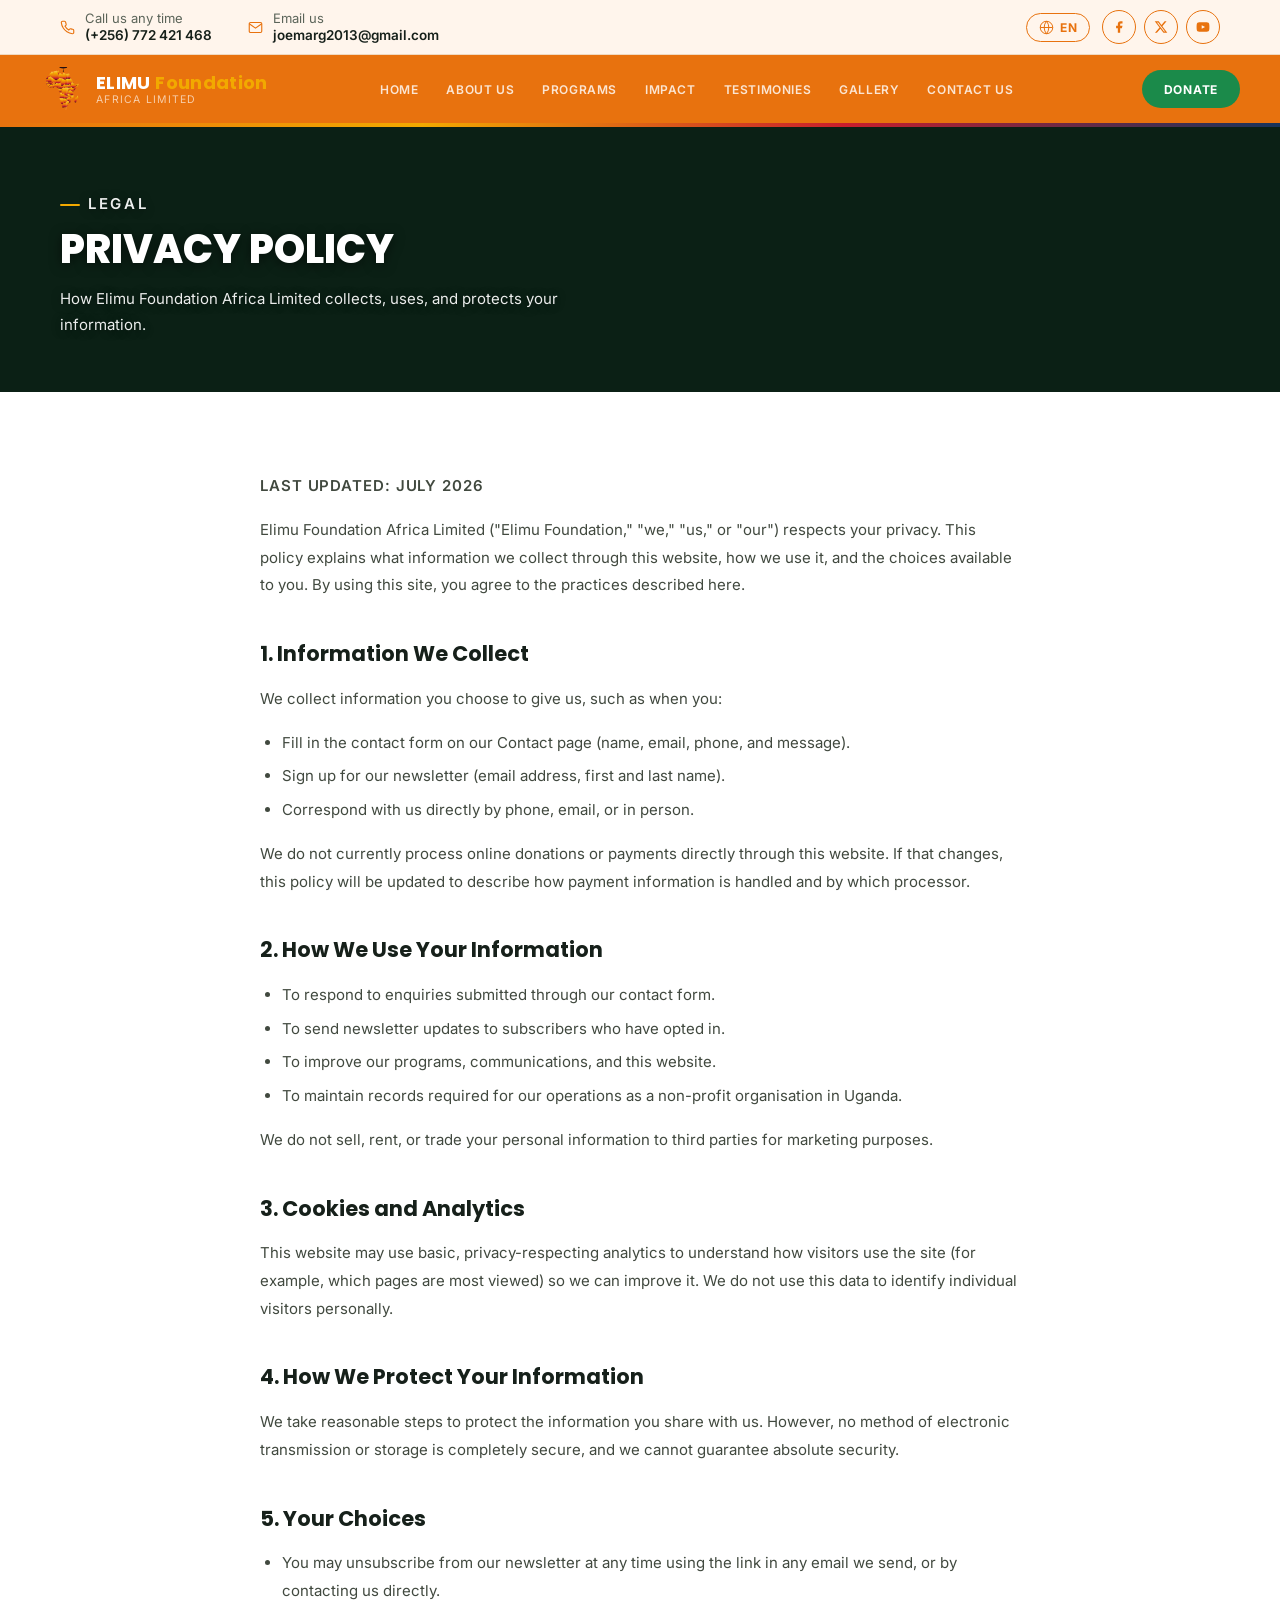
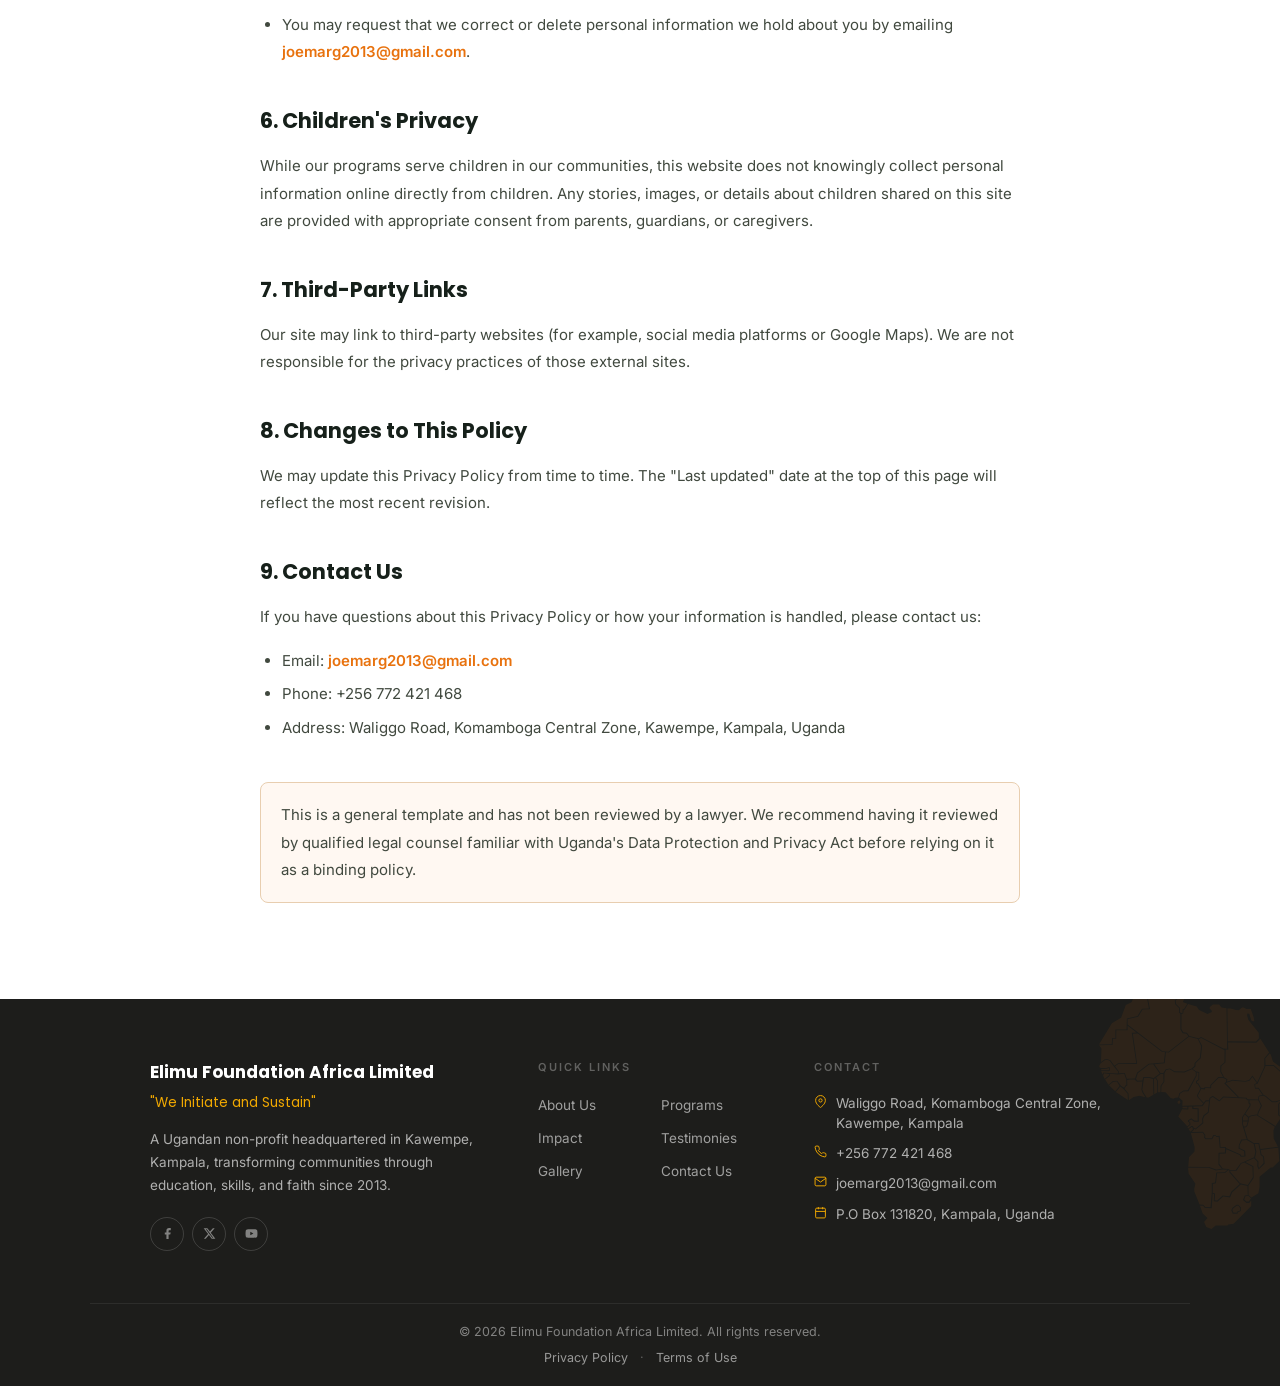
<file: privacy.html>
<!DOCTYPE html>
<html lang="en">
<head>
  <meta charset="UTF-8">
  <meta name="viewport" content="width=device-width, initial-scale=1.0">
  <title>Privacy Policy | Elimu Foundation Africa Limited</title>
  <meta name="description" content="Privacy Policy for Elimu Foundation Africa Limited, explaining how we collect and use your information.">
  <!-- TODO: replace example.org with your real live domain once the site is deployed -->
  <link rel="canonical" href="https://www.elimufoundationafrica.org/privacy.html">
  <meta property="og:type" content="website">
  <meta property="og:site_name" content="Elimu Foundation Africa Limited">
  <meta property="og:title" content="Privacy Policy | Elimu Foundation Africa Limited">
  <meta property="og:description" content="Privacy Policy for Elimu Foundation Africa Limited, explaining how we collect and use your information.">
  <meta property="og:image" content="https://images.pexels.com/photos/33749805/pexels-photo-33749805.jpeg?auto=compress&cs=tinysrgb&w=1200">
  <meta property="og:url" content="https://www.elimufoundationafrica.org/privacy.html">
  <meta name="twitter:card" content="summary_large_image">
  <meta name="twitter:title" content="Privacy Policy | Elimu Foundation Africa Limited">
  <meta name="twitter:description" content="Privacy Policy for Elimu Foundation Africa Limited, explaining how we collect and use your information.">
  <meta name="twitter:image" content="https://images.pexels.com/photos/33749805/pexels-photo-33749805.jpeg?auto=compress&cs=tinysrgb&w=1200">
  <link rel="icon" type="image/svg+xml" href="favicon.svg">
  <link rel="icon" type="image/png" sizes="32x32" href="favicon-32.png">
  <link rel="icon" type="image/png" sizes="16x16" href="favicon-16.png">
  <link rel="apple-touch-icon" href="apple-touch-icon.png">
  <link rel="shortcut icon" href="favicon.ico">
  <link rel="stylesheet" href="css/style.css">
</head>
<body>
<!-- top bar -->
<div class="topbar">
  <div class="topbar-left">
    <div class="topbar-item">
      <svg viewBox="0 0 24 24"><path d="M22 16.92v3a2 2 0 01-2.18 2 19.79 19.79 0 01-8.63-3.07 19.5 19.5 0 01-6-6 19.79 19.79 0 01-3.07-8.67A2 2 0 014.11 2h3a2 2 0 012 1.72 12.84 12.84 0 00.7 2.81 2 2 0 01-.45 2.11L8.09 9.91a16 16 0 006 6l1.27-1.27a2 2 0 012.11-.45 12.84 12.84 0 002.81.7A2 2 0 0122 16.92z"/></svg>
      <div class="info">
        <span data-i18n="topbar_call_label">Call us any time</span>
        <strong>(+256) 772 421 468</strong>
      </div>
    </div>
    <div class="topbar-item">
      <svg viewBox="0 0 24 24"><path d="M4 4h16c1.1 0 2 .9 2 2v12c0 1.1-.9 2-2 2H4c-1.1 0-2-.9-2-2V6c0-1.1.9-2 2-2z"/><polyline points="22,6 12,13 2,6"/></svg>
      <div class="info">
        <span data-i18n="topbar_email_label">Email us</span>
        <strong>joemarg2013@gmail.com</strong>
      </div>
    </div>
  </div>
  <div class="topbar-right">
    <div class="lang-switch" id="langSwitch">
      <button class="lang-btn" id="langBtn" aria-label="Change language">
        <svg viewBox="0 0 24 24"><circle cx="12" cy="12" r="10"/><line x1="2" y1="12" x2="22" y2="12"/><path d="M12 2a15.3 15.3 0 010 20 15.3 15.3 0 010-20z"/></svg>
        <span id="langBtnLabel">EN</span>
      </button>
      <div class="lang-menu" id="langMenu">
        <button data-lang="en">English</button>
        <button data-lang="sw">Kiswahili</button>
        <button data-lang="lg">Luganda</button>
        <button data-lang="fr">Français</button>
        <button data-lang="es">Español</button>
      </div>
    </div>
    <a href="#" class="social-btn" aria-label="Facebook"><svg viewBox="0 0 24 24"><path d="M18 2h-3a5 5 0 00-5 5v3H7v4h3v8h4v-8h3l1-4h-4V7a1 1 0 011-1h3z"/></svg></a>
    <a href="#" class="social-btn" aria-label="Twitter"><svg viewBox="0 0 24 24"><path d="M18.244 2.25h3.308l-7.227 8.26 8.502 11.24H16.17l-5.214-6.817L4.99 21.75H1.68l7.73-8.835L1.254 2.25H8.08l4.713 6.231zm-1.161 17.52h1.833L7.084 4.126H5.117z"/></svg></a>
    <a href="#" class="social-btn" aria-label="YouTube"><svg viewBox="0 0 24 24"><path d="M22.54 6.42a2.78 2.78 0 00-1.95-1.96C18.88 4 12 4 12 4s-6.88 0-8.59.46a2.78 2.78 0 00-1.95 1.96A29 29 0 001 12a29 29 0 00.46 5.58 2.78 2.78 0 001.95 1.96C5.12 20 12 20 12 20s6.88 0 8.59-.46a2.78 2.78 0 001.95-1.96A29 29 0 0023 12a29 29 0 00-.46-5.58zM9.75 15.02V8.98L15.5 12l-5.75 3.02z"/></svg></a>
  </div>
</div>

<!-- navbar -->
<div class="navbar">
  <div class="navbar-inner">
    <a href="index.html" class="site-logo">
      <svg viewBox="350 415 195 225" xmlns="http://www.w3.org/2000/svg" class="brand-logo-svg" role="img" aria-label="Elimu Foundation Africa Limited logo">
        <!-- Map data: Al MacDonald (original artwork), edited by Fritz Lekschas, CC BY-SA 3.0, github.com/flekschas/simple-world-map -->
        <defs>
          <linearGradient id="logoSunset" x1="0%" y1="0%" x2="0%" y2="100%">
            <stop offset="0%" stop-color="#F9C846"/>
            <stop offset="28%" stop-color="#F2A900"/>
            <stop offset="55%" stop-color="#E8720E"/>
            <stop offset="78%" stop-color="#C81E2C"/>
            <stop offset="100%" stop-color="#3A1418"/>
          </linearGradient>
        </defs>
        <g fill="url(#logoSunset)">
          <path id="_somaliland" d="M512.674,502.797l3.526,2.403l1.046-0.052l8.757-3.008l0.994,3.206l-0.701,2.706l-1.893,1.503l-4.729-0.302l-6.769-4.158L512.674,502.797L512.674,502.797z"/>
          <g id="ao">
              <path class="mainland" d="M437.366,547.461l2.948,11.003l-0.069,3.478l-4.313,4.633l-0.647,7.527l16.597,0.147l5.395,1.954l4.45-0.58l-2.594-3.251l0.01-9.282l5.101-0.217v-3.621l-4.142-0.172l-0.829-8.575l-1.746,0.024l-0.943-0.848l-1.027,0.054l-1.365,2.646h-5.255l-1.22-1.227l0.363-1.738l-1.436-2.101L437.366,547.461L437.366,547.461z"/>
              <path d="M435.577,544.453l1.504,1.953l1.945-1.842l-0.571-1.909l-0.483-0.035L435.577,544.453L435.577,544.453z"/>
          </g>
          <path id="bf" d="M404.493,493.496l3.146-0.25l5.16,7.295l-4.789,3.613l-3.466-0.892l-4.66,0.062l-0.752,2.73l-3.907,0.19l-1.071-1.461l1.385-4.442L404.493,493.496L404.493,493.496z"/>
          <path id="bi" d="M478.504,538.385l3.691-0.078l-0.959,3.232l-0.935,0.812h-1.142l-0.812-2.187L478.504,538.385L478.504,538.385z"/>
          <path id="bj" d="M411.512,515.288h1.833l0.104-5.204l2.315-3.363l-0.104-5.852l-2.102-0.052l-3.604,2.816l1.504,2.87L411.512,515.288L411.512,515.288z"/>
          <path id="bw" d="M454.56,594.589l1.858,0.57l-0.26,5.314l1.911,0.26l4.391-3.959l5.273,0.57l1.399-3.545l6.673-6.095l-8.013-9.223l-0.104-1.514l-0.883-0.26l-2.43,2.24l-6.31,0.154l-0.884,7.866l-2.479,0.57L454.56,594.589L454.56,594.589z"/>
          <path id="cd" d="M438.023,546.597l8.912-0.155l1.808,2.567l-0.069,1.893l0.665,0.605h4.426l1.271-2.499h1.808l0.734,0.742l2.479-0.069l0.735,8.714l4.287,0.139v0.675l11.521,5.195l0.536,1.012h2.411l-0.268-3.648l-4.356-2.092l0.269-2.766l1.876-4.392l4.287-0.139l-3.683-12.224l0.068-5.195l5.826-9.11l0.068-1.278l-0.874-0.477l0.035-2.472l-1.062-0.095l-1.072-1.366l-17.59-0.795l-3.226,3.138l-5.28-3.475l-1.858,1.141l-1.348,11.35l-3.337,2.575l-1.003,2.283l0.179,3.381l-6.017,4.918l-1.6-0.726l0.216,0.94L438.023,546.597L438.023,546.597z"/>
          <path id="cf" d="M443.452,519.229l4.028,4.356l1.59-2.057l2.532,0.104l0.544-2.006l2.49-1.556l5.169,3.562l2.982-2.956l11.574,0.51l-10.736-11.082l1.443-0.897l0.198-1.954l-2.438-1.149h-3.58l-5.766,5.715l-0.197,2.351l-4.573-0.146l-0.146,1.003l-2.982-0.305l-2.688,5.108L443.452,519.229L443.452,519.229z"/>
          <path id="cg" d="M439.424,526.551l-0.052,1.255l4.131,0.104l0.146,10.728l-3.777-0.104l-2.187-1.703l-1.693,0.951l-0.078,0.476l0.873,0.423l0.251,2.204l-2.334,2.006l0.501,1.057l2.585-2.006h1.244l0.396,1.2l1.644,0.7l5.271-4.46l-0.104-3.259l1.099-2.653l3.38-2.507l0.907-8.479l-2.402,0.009l-2.783,3.812L439.424,526.551L439.424,526.551z"/>
          <path id="ci" d="M388.484,521.562l3.697-2.617l4.6-0.806l4.693,1.013l-2.395-3.622l-0.701-2.213l0.701-6.544l-4.192,0.198l-1.9-1.814l-3.994,0.104l-1.901,0.304l0.198,4.425l-1.002,0.406l-1.203,2.215l3.095,3.62L388.484,521.562L388.484,521.562z"/>
          <path id="cm" d="M428.031,519.428l2.783,2.561l-0.199,3.959l15.266-0.354l1.245-1.399l-4.375-4.711l-0.648-1.703l2.784-5.212l-1.893-3.458l-1.591-0.855v-1.755l1.841-1.202l0.104-5.463l-1.46-0.164l-0.024,2.87l-6.414,11.972l-3.925,0.199l-2.688,1.85L428.031,519.428L428.031,519.428z"/>
          <path id="dj" d="M508.991,499.771l-0.493,2.903l3.424-0.052l0.052-4.271l-1.253-0.77L508.991,499.771L508.991,499.771z"/>
          <path id="dz" d="M424.625,435.764l-3.526-1.186l-14.677,2.758l-3.198,2.429l1.953,10.088l-5.835,0.233l-3.509,5.646l-8.359,2.005l0.025,4.105l27.532,21.048l4.692,0.398l15.654-12.231l-1.565-1.971l-2.938-0.398l-1.764-2.955V453.5l-1.177-1.184l0.199-3.155l-3.13-3.155l-0.389-3.354l1.366-0.986l-0.59-3.553L424.625,435.764L424.625,435.764z"/>
          <path id="eg" d="M466.16,449.222l2.308,0.062l4.495,1.244l2.135,0.061l2.646-2.213h1.234l2.249,1.245h2.845l0.51-0.035l1.798,5.17l0.51,1.668l0.477,2.498l-0.85,0.622l-1.461-0.734l-1.686-5.498l-1.521-0.111l-0.111,1.867l1.012,3.232l8.1,10.027l0.173,4.305l-2.359,2.723l-22.163-0.251L466.16,449.222L466.16,449.222z"/>
          <path id="er" d="M496.224,493.859l-0.216-5.093l3.423-3.992l0.926,0.709l1.686,5.637l8.091,6.023l-1.47,1.808l-5.922-5.091L496.224,493.859L496.224,493.859z"/>
          <path id="et" d="M489.982,508.606l6.292-14.005l6.25,0.035l5.541,4.814l-0.39,3.968h4.296l0.44,2.386l6.95,4.157l4.286,0.217l-8.15,8.756l-11.194,3.449h-2.773l-4.944-4.219l-1.953-0.82l-3.786-5.576l-2.499,0.035l-0.294-2.559L489.982,508.606L489.982,508.606z"/>
          <path id="ga" d="M435.438,526.646l-0.104,2.151l-4.875-0.104l-2.982,5.766l7.012,7.667l1.736-1.453l-0.052-1.503l-1.192-0.554v-1.057l2.688-1.701l2.387,1.807l2.638,0.052l-0.054-9.067l-4.176-0.196l-0.052-1.903L435.438,526.646L435.438,526.646z"/>
          <path id="gh" d="M399.091,513.179l0.968,2.273l2.524,3.959l1.4-0.052l3.819-2.171l-0.268-12.354l-2.957-0.864l-4.141,0.112L399.091,513.179L399.091,513.179z"/>
          <path id="gm" d="M366.719,497.006l-0.111,0.959l5.98-0.086l0.304-0.891l-0.13-0.898l-1.721,0.7L366.719,497.006L366.719,497.006z"/>
          <path id="gn" d="M369.77,505.304l2.629,4.046l3.423-2.974l3.511-0.155l2.922,3.881l2.48,1.635l0.933-1.816l0.83-0.466l-0.061-3.993l-1.65-4.737l-5.065,0.562l-6.267-0.501l-0.034,1.606L369.77,505.304L369.77,505.304z"/>
          <g id="gq">
              <path d="M427.184,522.134l-0.396,1.703l1.191,0.648l1.143-0.855l-0.397-1.755L427.184,522.134L427.184,522.134z"/>
              <path d="M430.771,526.697l-0.054,1.202l3.924,0.198l-0.052-1.356L430.771,526.697L430.771,526.697z"/>
          </g>
          <path id="gw" d="M368.196,502.356l1.211,2.395l3.396-2.922l0.035-0.899l-4.003-0.579L368.196,502.356L368.196,502.356z"/>
          <path id="ke" d="M491.142,521.365l2.3,4.484l-2.759,5.783l-0.361,1.754l13.77,8.516l4.271-6.708l-2.161-1.754l-0.043-8.835l2.705-2.956l-4.313,1.435l-3.259,0.044l-5.1-4.305l-1.608-0.692l-2.98,0.276l-0.526,0.883L491.142,521.365L491.142,521.365z"/>
          <path id="lr" d="M378.198,515.027l9.491,6.345l-0.227-4.805l-2.869-3.38l-2.801-2.481L378.198,515.027L378.198,515.027z"/>
          <path id="ls" d="M470.896,606.829l2.637-2.032l1.245,0.053l1.503,1.875l-0.155,1.877l-2.533,0.934v0.728l-2.792-0.156l-0.674-2.031L470.896,606.829L470.896,606.829z"/>
          <path id="ly" d="M429.958,453.518l1.35-0.225l0.397-3.112h0.674l2.758-4.528l6.804,1.979l1.856,2.887l6.69,3.062l3.482-1.47l-0.338-1.471l-1.521-1.469l0.173-1.021l2.473-2.093h4.894l1.856,2.489l3.934,0.57l0.511,31.889l-2.922-0.112l-17.651-9.181l-1.91,1.081l-7.253-1.814l-1.971-2.603l-2.87-0.397l-1.458-2.603L429.958,453.518L429.958,453.518z"/>
          <path id="ma" d="M402.505,439.903h-9.982l-1.954,4.339l-4.504,2.17l-3.719,10.062l-7.243,4.341l-10.174,16.761l9.983-0.199l0.389-4.927h2.541v-6.708h8.81l0.196-8.679l8.42-1.972l3.526-5.723l5.48-0.198L402.505,439.903L402.505,439.903z"/>
          <path id="mg" d="M526.988,561.474l-1.842,4.374l-3.154,5.566l-5.523,0.396l-2.369,2.783l0.397,8.488l-3.423,3.977l0.396,6.761l2.897,3.311l3.423-0.396l3.423-2.524l-0.787-3.977l7.894-13.657l-1.582-1.72l1.582-3.312l1.711,0.526l0.526-1.322l-1.582-6.76l-0.924-2.784L526.988,561.474L526.988,561.474z"/>
          <path id="ml" d="M377.584,494.845l2.662-1.823l14.799-0.087l-3.423-23.806l3.907-0.112l18.903,14.428l2.541,0.362l-0.959,8.021l-11.886,1.08l-9.171,6.847l-1.669,4.686l-6.37,0.269l-1.625-4.677l-4.884,0.346l0.189-1.53L377.584,494.845L377.584,494.845z"/>
          <path id="mr" d="M364.998,478.266l1.885,2.463l-0.389,10.65l2.74-1.972l1.952-0.397l2.741,0.985l3.128,4.34l2.939-1.971l14.288-0.199l-3.526-23.866l3.786-0.018l-7.054-5.402l0.009,3.51l-8.93,0.01l-0.043,6.698l-2.567-0.009l-0.328,4.944L364.998,478.266L364.998,478.266z"/>
          <path id="mw" d="M487.968,567.074l2.689,2.81l-0.053,3.597l0.52,1.514l3.57-3.855l-0.414-4.899l-1.912-1.46l-1.701-8.603l-2.949-0.104l1.34,6.196L487.968,567.074L487.968,567.074z"/>
          <path id="mz" d="M482.791,596.359l2.326,1.928l5.479-3.335l0.881-4.953v-8.178l8.791-7.191l1.506,0.053l5.322-5.107l-0.828-10.529l-13.81,1.743l0.519,3.338l2.02,1.757l0.57,5.731l-4.756,4.642l-1.141-2.603l0.207-3.44l-2.74-2.973l-6.725,3.13l6.258,3.182l0.209,9.274l-4.141,6.146L482.791,596.359L482.791,596.359z"/>
          <path id="na" d="M444.221,603.863l2.897,0.208l1.702,1.72l4.037,0.052l0.984-11.462v-7.503l2.585-0.52l0.986-7.867l6.569-0.206l2.323-1.927l-3.933-0.156l-5.325,0.726l-5.739-2.082h-16.13l0.415,4.58l5.376,7.918l-0.934,4.062l0.053,2.136L444.221,603.863L444.221,603.863z"/>
          <path id="ne" d="M413.396,500.17l2.204-0.053l1.988-2.981l3.336-0.597l3.553,2.17l7.58,0.216l5.861-2.386l2.204-1.894l0.164-2.489l4.088-4.123l1.08-9.104l-2.688-5.636l-6.88-1.677l-15.923,12.413l-2.256-0.217l-0.969,8.617l-8.124,0.813L413.396,500.17L413.396,500.17z"/>
          <path id="ng" d="M413.984,515.185l3.389,0.164l4.088,4.557l1.987,0.544l1.558-0.761l2.367-0.328l0.805-3.303l3.225-2.117l3.492-0.163l6.396-11.766l-0.104-2.653l-2.955-2.273l-5.913,2.603l-7.909-0.111l-3.77-2.386l-2.688,0.596l-1.4,2.438l-0.104,6.88l-2.256,3.198L413.984,515.185L413.984,515.185z"/>
          <path id="rw" d="M479.896,532.931l2.429,2.238l-0.104,2.396l-3.769,0.077v-2.646L479.896,532.931L479.896,532.931z"/>
          <path id="sd" d="M466.144,505.035l-2.55-1.504l-2.325-4.59l0.13-4.271l3.224-2.772l0,0l0.155-10.228l2.127,0.062l-0.242-5.68l22.302,0.198l3.189-3.215l6.881,11.004l-3.77,4.442v6.785l-4.599,9.891l-1.04,2.3l-3.709-5.316l-2.708,3.441l-3.059,0.834l-9.941-1l-4.333,1.541L466.144,505.035z"/>
          <path id="sl" d="M372.804,509.79l4.884,4.72l3.483-4.227l-2.179-3.415l-3,0.303L372.804,509.79L372.804,509.79z"/>
          <path id="sn" d="M372.424,498.771l-5.792-0.141l0,0l1.072,2.603l0.596-1.607l7.271,0.761l0.806-0.028l3.405,0.12l0.121-1.504l-3.111-3.733l-3.467-4.693l-2.152-0.898l-1.661,0.424l0,0l-3.405,2.472l-0.776,1.384l-0.242,1.383l1.253,0.899l4.185-0.061l2.688-0.728l0.303,1.322l-0.241,1.746L372.424,498.771z"/>
          <path id="so" d="M526.703,501.941l3.777-1.452l1.34,0.804l-0.147,3.354l-3.482,9.923l-18.854,20.19l-2.187-1.503l-0.147-8.521l2.835-3.26l6.018-1.857l8.824-9.318l2.31-2.058l0.647-3.008L526.703,501.941L526.703,501.941z"/>
          <path id="ss" d="M489.336,508.019l-2.04,0.898l0.647,3.553h2.542l3.448,5.004l-2.767,0.354l-0.709,1.288l-0.069,1.857l-8.298-0.146l-0.848-1.288l-5.8-0.328l-10.649-10.962l1.063-0.64l4.517-1.364l9.897,0.754l3.366-0.754l2.235-2.996L489.336,508.019z"/>
          <path id="sz" d="M482.531,596.983l-2.169,0.361l-0.935,2.552l1.659,1.513h2.015l1.702-2.446L482.531,596.983L482.531,596.983z"/>
          <path id="td" d="M440.971,494.983l0.112-2.552l4.098-3.983l1.099-9.785l-2.731-5.221l1.911-0.979l18.498,9.639l-0.113,9.456l-3.259,2.775v4.875l2.136,4.132h-3.77l-6.24,6.173l-0.165,1.867l-4.605-0.061l-0.061,0.846l-2.628-0.345l-1.798-3.397l-1.351-0.666l0.174-1.037l1.693-1.297v-6.066l-2.343-0.363l-2.826-2.102L440.971,494.983L440.971,494.983L440.971,494.983z"/>
          <path id="tg" d="M408.495,516.81l2.316-1.356l-0.053-8.946l-1.504-2.438l-0.967,0.812L408.495,516.81L408.495,516.81z"/>
          <path id="tn" d="M425.516,435.624l4.78-1.927l1.572,1.02l0.061,1.244l-0.734,0.959l0.111,1.703l0.735,0.396v3.061l-0.847,1.418l0.111,0.908l3.207,1.132l-2.584,4.02l-1.012-0.061l-0.173,3.232l-1.124,0.174l-0.959-0.849l0.225-3.284l-3.146-3.061l-0.397-2.662l1.521-1.192L425.516,435.624L425.516,435.624z"/>
          <path id="tz" d="M492.22,560.017l13.797-1.69l-3.395-6.569l-0.182-6.292l1.098-3.009l-14.367-9.023l-4.502,0.743l-1.564,1.158l-0.139,2.637l-1.012,3.656l-1.055,1.253l-1.514,0.141l2.809,9.418l4.816,2.838l4.195,0.1L492.22,560.017z"/>
          <path id="ug" d="M480.311,532.23l2.619,2.454l1.643-1.045l4.442-0.728l0.762,0.079l0.284-1.688l2.508-5.272l-2.109-4.392l-6.837,0.044l-0.043,1.808l0.917,0.882l-0.139,1.807L480.311,532.23L480.311,532.23z"/>
          <path id="za" d="M476.731,588.02l-6.829,6.311l-1.625,3.898l-5.411-0.674l-4.503,4.002l-2.991-0.294l0.241-5.531l-1.062-0.372l-0.743,11.314l-5.308-0.052l-1.6-1.886l-2.344-0.024l2.137,6.129l3.812,3.604l-2.723,3.172l1.764,3.977l4.08,1.558l3.25-2.767l9.311,0.053l0.667-0.83l4.132-0.728l13.978-13.917l-0.053-4.382l-1.495,1.937h-2.238l-2.723-2.282l1.383-3.44l2.378-0.482l-0.217-7.071L476.731,588.02L476.731,588.02z M473.455,604.011l1.306-0.052l2.118,2.299l-0.061,2.662l-2.481,1.253l-0.155,0.883l-3.785,0.043l-1.186-2.853l1.081-2.092L473.455,604.011L473.455,604.011z"/>
          <path id="zm" d="M459.78,571.656l2.739,3.802l4.244,0.261l1.504,0.829l4.443,0.053l3.829-5.367l10.702-4.789l0.934-4.219l-1.244-6.043l-5.584-3.181l-3.727,0.26l-1.857,4.114l0.053,1.876l4.391,2.136l0.26,4.642l-3.775,0.208l-0.935-1.564l-10.495-4.479l-0.311,3.44l-4.962,0.155L459.78,571.656L459.78,571.656z"/>
          <path id="zw" d="M468.52,578.226l7.755,8.757l5.946,1.513l3.984-6.248l-0.312-8.281l-6.465-3.337l-2.431,1.098l-3.62,5.524l-5.014-0.053L468.52,578.226L468.52,578.226z"/>
        </g>
        <!-- root / river line -->
        <path d="M478,452 C 472,478 483,504 474,530 C 467,553 480,575 471,600 C 466,613 472,622 468,632"
          stroke="#fff" stroke-width="1.6" fill="none" opacity="0.4" stroke-linecap="round"/>
        <!-- acacia tree silhouette -->
        <g transform="translate(432,405) scale(1.05)" fill="#241012">
          <path d="M19,34 L21,14 L23,34 Z"/>
          <ellipse cx="21" cy="9" rx="19" ry="7.5"/>
          <ellipse cx="10" cy="5" rx="10" ry="4.6"/>
          <ellipse cx="33" cy="6" rx="9" ry="4.2"/>
        </g>
      </svg>
      <div class="logo-text">
        <span class="logo-name">ELIMU <span class="accent">Foundation</span></span>
        <span class="logo-sub">Africa Limited</span>
      </div>
    </a>
    <nav>
      <button class="hamburger" id="navToggle" aria-label="Menu">
        <span></span><span></span><span></span>
      </button>
      <ul id="navList">
        <li><a href="index.html" data-i18n="nav_home">Home</a></li>
        <li><a href="about.html" data-i18n="nav_about">About Us</a></li>
        <li><a href="programs.html" data-i18n="nav_programs">Programs</a></li>
        <li><a href="impact.html" data-i18n="nav_impact">Impact</a></li>
        <li><a href="testimonies.html" data-i18n="nav_testimonies">Testimonies</a></li>
        <li><a href="gallery.html" data-i18n="nav_gallery">Gallery</a></li>
        <li><a href="contact.html" data-i18n="nav_contact">Contact Us</a></li>
      </ul>
    </nav>
    <a href="contact.html" class="nav-donate-btn" data-i18n="nav_donate">Donate</a>
  </div>
</div>

<section class="page-hero fade-scroll-bg" data-fade-target=".page-hero-bg">
  <div class="page-hero-bg"></div>
  <div class="page-hero-overlay"></div>
  <div class="page-hero-inner">    <p class="section-tag">Legal</p>
    <h1>Privacy Policy</h1>
    <p>How Elimu Foundation Africa Limited collects, uses, and protects your information.</p>
  </div>
</section>

<section class="section white legal-page">
  <div class="container legal-container">
    <p class="legal-updated">Last updated: July 2026</p>

    <p>Elimu Foundation Africa Limited ("Elimu Foundation," "we," "us," or "our") respects your privacy. This policy explains what information we collect through this website, how we use it, and the choices available to you. By using this site, you agree to the practices described here.</p>

    <h2>1. Information We Collect</h2>
    <p>We collect information you choose to give us, such as when you:</p>
    <ul>
      <li>Fill in the contact form on our Contact page (name, email, phone, and message).</li>
      <li>Sign up for our newsletter (email address, first and last name).</li>
      <li>Correspond with us directly by phone, email, or in person.</li>
    </ul>
    <p>We do not currently process online donations or payments directly through this website. If that changes, this policy will be updated to describe how payment information is handled and by which processor.</p>

    <h2>2. How We Use Your Information</h2>
    <ul>
      <li>To respond to enquiries submitted through our contact form.</li>
      <li>To send newsletter updates to subscribers who have opted in.</li>
      <li>To improve our programs, communications, and this website.</li>
      <li>To maintain records required for our operations as a non-profit organisation in Uganda.</li>
    </ul>
    <p>We do not sell, rent, or trade your personal information to third parties for marketing purposes.</p>

    <h2>3. Cookies and Analytics</h2>
    <p>This website may use basic, privacy-respecting analytics to understand how visitors use the site (for example, which pages are most viewed) so we can improve it. We do not use this data to identify individual visitors personally.</p>

    <h2>4. How We Protect Your Information</h2>
    <p>We take reasonable steps to protect the information you share with us. However, no method of electronic transmission or storage is completely secure, and we cannot guarantee absolute security.</p>

    <h2>5. Your Choices</h2>
    <ul>
      <li>You may unsubscribe from our newsletter at any time using the link in any email we send, or by contacting us directly.</li>
      <li>You may request that we correct or delete personal information we hold about you by emailing <a href="mailto:joemarg2013@gmail.com">joemarg2013@gmail.com</a>.</li>
    </ul>

    <h2>6. Children's Privacy</h2>
    <p>While our programs serve children in our communities, this website does not knowingly collect personal information online directly from children. Any stories, images, or details about children shared on this site are provided with appropriate consent from parents, guardians, or caregivers.</p>

    <h2>7. Third-Party Links</h2>
    <p>Our site may link to third-party websites (for example, social media platforms or Google Maps). We are not responsible for the privacy practices of those external sites.</p>

    <h2>8. Changes to This Policy</h2>
    <p>We may update this Privacy Policy from time to time. The "Last updated" date at the top of this page will reflect the most recent revision.</p>

    <h2>9. Contact Us</h2>
    <p>If you have questions about this Privacy Policy or how your information is handled, please contact us:</p>
    <ul>
      <li>Email: <a href="mailto:joemarg2013@gmail.com">joemarg2013@gmail.com</a></li>
      <li>Phone: +256 772 421 468</li>
      <li>Address: Waliggo Road, Komamboga Central Zone, Kawempe, Kampala, Uganda</li>
    </ul>

    <p class="legal-note">This is a general template and has not been reviewed by a lawyer. We recommend having it reviewed by qualified legal counsel familiar with Uganda's Data Protection and Privacy Act before relying on it as a binding policy.</p>
  </div>
</section>

<!-- footer -->
<footer class="footer">
  <div class="footer-map-strip">
    <svg viewBox="358 426 181 205" class="footer-africa-mini" fill="#E8720E" opacity="0.16" aria-hidden="true">
      <path id="_somaliland" d="M512.674,502.797l3.526,2.403l1.046-0.052l8.757-3.008l0.994,3.206l-0.701,2.706l-1.893,1.503l-4.729-0.302l-6.769-4.158L512.674,502.797L512.674,502.797z"/>
      <g id="ao">
        <path class="mainland" d="M437.366,547.461l2.948,11.003l-0.069,3.478l-4.313,4.633l-0.647,7.527l16.597,0.147l5.395,1.954l4.45-0.58l-2.594-3.251l0.01-9.282l5.101-0.217v-3.621l-4.142-0.172l-0.829-8.575l-1.746,0.024l-0.943-0.848l-1.027,0.054l-1.365,2.646h-5.255l-1.22-1.227l0.363-1.738l-1.436-2.101L437.366,547.461L437.366,547.461z"/>
        <path d="M435.577,544.453l1.504,1.953l1.945-1.842l-0.571-1.909l-0.483-0.035L435.577,544.453L435.577,544.453z"/>
    </g>
      <path id="bf" d="M404.493,493.496l3.146-0.25l5.16,7.295l-4.789,3.613l-3.466-0.892l-4.66,0.062l-0.752,2.73l-3.907,0.19l-1.071-1.461l1.385-4.442L404.493,493.496L404.493,493.496z"/>
      <path id="bi" d="M478.504,538.385l3.691-0.078l-0.959,3.232l-0.935,0.812h-1.142l-0.812-2.187L478.504,538.385L478.504,538.385z"/>
      <path id="bj" d="M411.512,515.288h1.833l0.104-5.204l2.315-3.363l-0.104-5.852l-2.102-0.052l-3.604,2.816l1.504,2.87L411.512,515.288L411.512,515.288z"/>
      <path id="bw" d="M454.56,594.589l1.858,0.57l-0.26,5.314l1.911,0.26l4.391-3.959l5.273,0.57l1.399-3.545l6.673-6.095l-8.013-9.223l-0.104-1.514l-0.883-0.26l-2.43,2.24l-6.31,0.154l-0.884,7.866l-2.479,0.57L454.56,594.589L454.56,594.589z"/>
      <path id="cd" d="M438.023,546.597l8.912-0.155l1.808,2.567l-0.069,1.893l0.665,0.605h4.426l1.271-2.499h1.808l0.734,0.742l2.479-0.069l0.735,8.714l4.287,0.139v0.675l11.521,5.195l0.536,1.012h2.411l-0.268-3.648l-4.356-2.092l0.269-2.766l1.876-4.392l4.287-0.139l-3.683-12.224l0.068-5.195l5.826-9.11l0.068-1.278l-0.874-0.477l0.035-2.472l-1.062-0.095l-1.072-1.366l-17.59-0.795l-3.226,3.138l-5.28-3.475l-1.858,1.141l-1.348,11.35l-3.337,2.575l-1.003,2.283l0.179,3.381l-6.017,4.918l-1.6-0.726l0.216,0.94L438.023,546.597L438.023,546.597z"/>
      <path id="cf" d="M443.452,519.229l4.028,4.356l1.59-2.057l2.532,0.104l0.544-2.006l2.49-1.556l5.169,3.562l2.982-2.956l11.574,0.51l-10.736-11.082l1.443-0.897l0.198-1.954l-2.438-1.149h-3.58l-5.766,5.715l-0.197,2.351l-4.573-0.146l-0.146,1.003l-2.982-0.305l-2.688,5.108L443.452,519.229L443.452,519.229z"/>
      <path id="cg" d="M439.424,526.551l-0.052,1.255l4.131,0.104l0.146,10.728l-3.777-0.104l-2.187-1.703l-1.693,0.951l-0.078,0.476l0.873,0.423l0.251,2.204l-2.334,2.006l0.501,1.057l2.585-2.006h1.244l0.396,1.2l1.644,0.7l5.271-4.46l-0.104-3.259l1.099-2.653l3.38-2.507l0.907-8.479l-2.402,0.009l-2.783,3.812L439.424,526.551L439.424,526.551z"/>
      <path id="ci" d="M388.484,521.562l3.697-2.617l4.6-0.806l4.693,1.013l-2.395-3.622l-0.701-2.213l0.701-6.544l-4.192,0.198l-1.9-1.814l-3.994,0.104l-1.901,0.304l0.198,4.425l-1.002,0.406l-1.203,2.215l3.095,3.62L388.484,521.562L388.484,521.562z"/>
      <path id="cm" d="M428.031,519.428l2.783,2.561l-0.199,3.959l15.266-0.354l1.245-1.399l-4.375-4.711l-0.648-1.703l2.784-5.212l-1.893-3.458l-1.591-0.855v-1.755l1.841-1.202l0.104-5.463l-1.46-0.164l-0.024,2.87l-6.414,11.972l-3.925,0.199l-2.688,1.85L428.031,519.428L428.031,519.428z"/>
      <path id="dj" d="M508.991,499.771l-0.493,2.903l3.424-0.052l0.052-4.271l-1.253-0.77L508.991,499.771L508.991,499.771z"/>
      <path id="dz" d="M424.625,435.764l-3.526-1.186l-14.677,2.758l-3.198,2.429l1.953,10.088l-5.835,0.233l-3.509,5.646l-8.359,2.005l0.025,4.105l27.532,21.048l4.692,0.398l15.654-12.231l-1.565-1.971l-2.938-0.398l-1.764-2.955V453.5l-1.177-1.184l0.199-3.155l-3.13-3.155l-0.389-3.354l1.366-0.986l-0.59-3.553L424.625,435.764L424.625,435.764z"/>
      <path id="eg" d="M466.16,449.222l2.308,0.062l4.495,1.244l2.135,0.061l2.646-2.213h1.234l2.249,1.245h2.845l0.51-0.035l1.798,5.17l0.51,1.668l0.477,2.498l-0.85,0.622l-1.461-0.734l-1.686-5.498l-1.521-0.111l-0.111,1.867l1.012,3.232l8.1,10.027l0.173,4.305l-2.359,2.723l-22.163-0.251L466.16,449.222L466.16,449.222z"/>
      <path id="er" d="M496.224,493.859l-0.216-5.093l3.423-3.992l0.926,0.709l1.686,5.637l8.091,6.023l-1.47,1.808l-5.922-5.091L496.224,493.859L496.224,493.859z"/>
      <path id="et" d="M489.982,508.606l6.292-14.005l6.25,0.035l5.541,4.814l-0.39,3.968h4.296l0.44,2.386l6.95,4.157l4.286,0.217l-8.15,8.756l-11.194,3.449h-2.773l-4.944-4.219l-1.953-0.82l-3.786-5.576l-2.499,0.035l-0.294-2.559L489.982,508.606L489.982,508.606z"/>
      <path id="ga" d="M435.438,526.646l-0.104,2.151l-4.875-0.104l-2.982,5.766l7.012,7.667l1.736-1.453l-0.052-1.503l-1.192-0.554v-1.057l2.688-1.701l2.387,1.807l2.638,0.052l-0.054-9.067l-4.176-0.196l-0.052-1.903L435.438,526.646L435.438,526.646z"/>
      <path id="gh" d="M399.091,513.179l0.968,2.273l2.524,3.959l1.4-0.052l3.819-2.171l-0.268-12.354l-2.957-0.864l-4.141,0.112L399.091,513.179L399.091,513.179z"/>
      <path id="gm" d="M366.719,497.006l-0.111,0.959l5.98-0.086l0.304-0.891l-0.13-0.898l-1.721,0.7L366.719,497.006L366.719,497.006z"/>
      <path id="gn" d="M369.77,505.304l2.629,4.046l3.423-2.974l3.511-0.155l2.922,3.881l2.48,1.635l0.933-1.816l0.83-0.466l-0.061-3.993l-1.65-4.737l-5.065,0.562l-6.267-0.501l-0.034,1.606L369.77,505.304L369.77,505.304z"/>
      <g id="gq">
        <path d="M427.184,522.134l-0.396,1.703l1.191,0.648l1.143-0.855l-0.397-1.755L427.184,522.134L427.184,522.134z"/>
        <path d="M430.771,526.697l-0.054,1.202l3.924,0.198l-0.052-1.356L430.771,526.697L430.771,526.697z"/>
    </g>
      <path id="gw" d="M368.196,502.356l1.211,2.395l3.396-2.922l0.035-0.899l-4.003-0.579L368.196,502.356L368.196,502.356z"/>
      <path id="ke" d="M491.142,521.365l2.3,4.484l-2.759,5.783l-0.361,1.754l13.77,8.516l4.271-6.708l-2.161-1.754l-0.043-8.835l2.705-2.956l-4.313,1.435l-3.259,0.044l-5.1-4.305l-1.608-0.692l-2.98,0.276l-0.526,0.883L491.142,521.365L491.142,521.365z"/>
      <path id="lr" d="M378.198,515.027l9.491,6.345l-0.227-4.805l-2.869-3.38l-2.801-2.481L378.198,515.027L378.198,515.027z"/>
      <path id="ls" d="M470.896,606.829l2.637-2.032l1.245,0.053l1.503,1.875l-0.155,1.877l-2.533,0.934v0.728l-2.792-0.156l-0.674-2.031L470.896,606.829L470.896,606.829z"/>
      <path id="ly" d="M429.958,453.518l1.35-0.225l0.397-3.112h0.674l2.758-4.528l6.804,1.979l1.856,2.887l6.69,3.062l3.482-1.47l-0.338-1.471l-1.521-1.469l0.173-1.021l2.473-2.093h4.894l1.856,2.489l3.934,0.57l0.511,31.889l-2.922-0.112l-17.651-9.181l-1.91,1.081l-7.253-1.814l-1.971-2.603l-2.87-0.397l-1.458-2.603L429.958,453.518L429.958,453.518z"/>
      <path id="ma" d="M402.505,439.903h-9.982l-1.954,4.339l-4.504,2.17l-3.719,10.062l-7.243,4.341l-10.174,16.761l9.983-0.199l0.389-4.927h2.541v-6.708h8.81l0.196-8.679l8.42-1.972l3.526-5.723l5.48-0.198L402.505,439.903L402.505,439.903z"/>
      <path id="mg" d="M526.988,561.474l-1.842,4.374l-3.154,5.566l-5.523,0.396l-2.369,2.783l0.397,8.488l-3.423,3.977l0.396,6.761l2.897,3.311l3.423-0.396l3.423-2.524l-0.787-3.977l7.894-13.657l-1.582-1.72l1.582-3.312l1.711,0.526l0.526-1.322l-1.582-6.76l-0.924-2.784L526.988,561.474L526.988,561.474z"/>
      <path id="ml" d="M377.584,494.845l2.662-1.823l14.799-0.087l-3.423-23.806l3.907-0.112l18.903,14.428l2.541,0.362l-0.959,8.021l-11.886,1.08l-9.171,6.847l-1.669,4.686l-6.37,0.269l-1.625-4.677l-4.884,0.346l0.189-1.53L377.584,494.845L377.584,494.845z"/>
      <path id="mr" d="M364.998,478.266l1.885,2.463l-0.389,10.65l2.74-1.972l1.952-0.397l2.741,0.985l3.128,4.34l2.939-1.971l14.288-0.199l-3.526-23.866l3.786-0.018l-7.054-5.402l0.009,3.51l-8.93,0.01l-0.043,6.698l-2.567-0.009l-0.328,4.944L364.998,478.266L364.998,478.266z"/>
      <path id="mw" d="M487.968,567.074l2.689,2.81l-0.053,3.597l0.52,1.514l3.57-3.855l-0.414-4.899l-1.912-1.46l-1.701-8.603l-2.949-0.104l1.34,6.196L487.968,567.074L487.968,567.074z"/>
      <path id="mz" d="M482.791,596.359l2.326,1.928l5.479-3.335l0.881-4.953v-8.178l8.791-7.191l1.506,0.053l5.322-5.107l-0.828-10.529l-13.81,1.743l0.519,3.338l2.02,1.757l0.57,5.731l-4.756,4.642l-1.141-2.603l0.207-3.44l-2.74-2.973l-6.725,3.13l6.258,3.182l0.209,9.274l-4.141,6.146L482.791,596.359L482.791,596.359z"/>
      <path id="na" d="M444.221,603.863l2.897,0.208l1.702,1.72l4.037,0.052l0.984-11.462v-7.503l2.585-0.52l0.986-7.867l6.569-0.206l2.323-1.927l-3.933-0.156l-5.325,0.726l-5.739-2.082h-16.13l0.415,4.58l5.376,7.918l-0.934,4.062l0.053,2.136L444.221,603.863L444.221,603.863z"/>
      <path id="ne" d="M413.396,500.17l2.204-0.053l1.988-2.981l3.336-0.597l3.553,2.17l7.58,0.216l5.861-2.386l2.204-1.894l0.164-2.489l4.088-4.123l1.08-9.104l-2.688-5.636l-6.88-1.677l-15.923,12.413l-2.256-0.217l-0.969,8.617l-8.124,0.813L413.396,500.17L413.396,500.17z"/>
      <path id="ng" d="M413.984,515.185l3.389,0.164l4.088,4.557l1.987,0.544l1.558-0.761l2.367-0.328l0.805-3.303l3.225-2.117l3.492-0.163l6.396-11.766l-0.104-2.653l-2.955-2.273l-5.913,2.603l-7.909-0.111l-3.77-2.386l-2.688,0.596l-1.4,2.438l-0.104,6.88l-2.256,3.198L413.984,515.185L413.984,515.185z"/>
      <path id="rw" d="M479.896,532.931l2.429,2.238l-0.104,2.396l-3.769,0.077v-2.646L479.896,532.931L479.896,532.931z"/>
      <path id="sd" d="M466.144,505.035l-2.55-1.504l-2.325-4.59l0.13-4.271l3.224-2.772l0,0l0.155-10.228l2.127,0.062l-0.242-5.68l22.302,0.198l3.189-3.215l6.881,11.004l-3.77,4.442v6.785l-4.599,9.891l-1.04,2.3l-3.709-5.316l-2.708,3.441l-3.059,0.834l-9.941-1l-4.333,1.541L466.144,505.035z"/>
      <path id="sl" d="M372.804,509.79l4.884,4.72l3.483-4.227l-2.179-3.415l-3,0.303L372.804,509.79L372.804,509.79z"/>
      <path id="sn" d="M372.424,498.771l-5.792-0.141l0,0l1.072,2.603l0.596-1.607l7.271,0.761l0.806-0.028l3.405,0.12l0.121-1.504l-3.111-3.733l-3.467-4.693l-2.152-0.898l-1.661,0.424l0,0l-3.405,2.472l-0.776,1.384l-0.242,1.383l1.253,0.899l4.185-0.061l2.688-0.728l0.303,1.322l-0.241,1.746L372.424,498.771z"/>
      <path id="so" d="M526.703,501.941l3.777-1.452l1.34,0.804l-0.147,3.354l-3.482,9.923l-18.854,20.19l-2.187-1.503l-0.147-8.521l2.835-3.26l6.018-1.857l8.824-9.318l2.31-2.058l0.647-3.008L526.703,501.941L526.703,501.941z"/>
      <path id="ss" d="M489.336,508.019l-2.04,0.898l0.647,3.553h2.542l3.448,5.004l-2.767,0.354l-0.709,1.288l-0.069,1.857l-8.298-0.146l-0.848-1.288l-5.8-0.328l-10.649-10.962l1.063-0.64l4.517-1.364l9.897,0.754l3.366-0.754l2.235-2.996L489.336,508.019z"/>
      <path id="sz" d="M482.531,596.983l-2.169,0.361l-0.935,2.552l1.659,1.513h2.015l1.702-2.446L482.531,596.983L482.531,596.983z"/>
      <path id="td" d="M440.971,494.983l0.112-2.552l4.098-3.983l1.099-9.785l-2.731-5.221l1.911-0.979l18.498,9.639l-0.113,9.456l-3.259,2.775v4.875l2.136,4.132h-3.77l-6.24,6.173l-0.165,1.867l-4.605-0.061l-0.061,0.846l-2.628-0.345l-1.798-3.397l-1.351-0.666l0.174-1.037l1.693-1.297v-6.066l-2.343-0.363l-2.826-2.102L440.971,494.983L440.971,494.983L440.971,494.983z"/>
      <path id="tg" d="M408.495,516.81l2.316-1.356l-0.053-8.946l-1.504-2.438l-0.967,0.812L408.495,516.81L408.495,516.81z"/>
      <path id="tn" d="M425.516,435.624l4.78-1.927l1.572,1.02l0.061,1.244l-0.734,0.959l0.111,1.703l0.735,0.396v3.061l-0.847,1.418l0.111,0.908l3.207,1.132l-2.584,4.02l-1.012-0.061l-0.173,3.232l-1.124,0.174l-0.959-0.849l0.225-3.284l-3.146-3.061l-0.397-2.662l1.521-1.192L425.516,435.624L425.516,435.624z"/>
      <path id="tz" d="M492.22,560.017l13.797-1.69l-3.395-6.569l-0.182-6.292l1.098-3.009l-14.367-9.023l-4.502,0.743l-1.564,1.158l-0.139,2.637l-1.012,3.656l-1.055,1.253l-1.514,0.141l2.809,9.418l4.816,2.838l4.195,0.1L492.22,560.017z"/>
      <path id="ug" d="M480.311,532.23l2.619,2.454l1.643-1.045l4.442-0.728l0.762,0.079l0.284-1.688l2.508-5.272l-2.109-4.392l-6.837,0.044l-0.043,1.808l0.917,0.882l-0.139,1.807L480.311,532.23L480.311,532.23z"/>
      <path id="za" d="M476.731,588.02l-6.829,6.311l-1.625,3.898l-5.411-0.674l-4.503,4.002l-2.991-0.294l0.241-5.531l-1.062-0.372l-0.743,11.314l-5.308-0.052l-1.6-1.886l-2.344-0.024l2.137,6.129l3.812,3.604l-2.723,3.172l1.764,3.977l4.08,1.558l3.25-2.767l9.311,0.053l0.667-0.83l4.132-0.728l13.978-13.917l-0.053-4.382l-1.495,1.937h-2.238l-2.723-2.282l1.383-3.44l2.378-0.482l-0.217-7.071L476.731,588.02L476.731,588.02z M473.455,604.011l1.306-0.052l2.118,2.299l-0.061,2.662l-2.481,1.253l-0.155,0.883l-3.785,0.043l-1.186-2.853l1.081-2.092L473.455,604.011L473.455,604.011z"/>
      <path id="zm" d="M459.78,571.656l2.739,3.802l4.244,0.261l1.504,0.829l4.443,0.053l3.829-5.367l10.702-4.789l0.934-4.219l-1.244-6.043l-5.584-3.181l-3.727,0.26l-1.857,4.114l0.053,1.876l4.391,2.136l0.26,4.642l-3.775,0.208l-0.935-1.564l-10.495-4.479l-0.311,3.44l-4.962,0.155L459.78,571.656L459.78,571.656z"/>
      <path id="zw" d="M468.52,578.226l7.755,8.757l5.946,1.513l3.984-6.248l-0.312-8.281l-6.465-3.337l-2.431,1.098l-3.62,5.524l-5.014-0.053L468.52,578.226L468.52,578.226z"/>
    </svg>
  </div>
  <div class="footer-grid">
    <div class="footer-brand">
      <div class="footer-brand-name">Elimu Foundation Africa Limited</div>
      <span class="footer-tagline" data-i18n="footer_tagline">&quot;We Initiate and Sustain&quot;</span>
      <p data-i18n="footer_desc">A Ugandan non-profit headquartered in Kawempe, Kampala, transforming communities through education, skills, and faith since 2013.</p>
      <div class="footer-social">
        <a href="#"><svg viewBox="0 0 24 24"><path d="M18 2h-3a5 5 0 00-5 5v3H7v4h3v8h4v-8h3l1-4h-4V7a1 1 0 011-1h3z"/></svg></a>
        <a href="#"><svg viewBox="0 0 24 24"><path d="M18.244 2.25h3.308l-7.227 8.26 8.502 11.24H16.17l-5.214-6.817L4.99 21.75H1.68l7.73-8.835L1.254 2.25H8.08l4.713 6.231zm-1.161 17.52h1.833L7.084 4.126H5.117z"/></svg></a>
        <a href="#"><svg viewBox="0 0 24 24"><path d="M22.54 6.42a2.78 2.78 0 00-1.95-1.96C18.88 4 12 4 12 4s-6.88 0-8.59.46a2.78 2.78 0 00-1.95 1.96A29 29 0 001 12a29 29 0 00.46 5.58 2.78 2.78 0 001.95 1.96C5.12 20 12 20 12 20s6.88 0 8.59-.46a2.78 2.78 0 001.95-1.96A29 29 0 0023 12a29 29 0 00-.46-5.58zM9.75 15.02V8.98L15.5 12l-5.75 3.02z"/></svg></a>
      </div>
    </div>
    <div class="footer-col">
      <h4 data-i18n="footer_quicklinks">Quick Links</h4>
      <ul class="footer-links-2col">
        <li><a href="about.html" data-i18n="nav_about">About Us</a></li>
        <li><a href="programs.html" data-i18n="nav_programs">Programs</a></li>
        <li><a href="impact.html" data-i18n="nav_impact">Impact</a></li>
        <li><a href="testimonies.html" data-i18n="nav_testimonies">Testimonies</a></li>
        <li><a href="gallery.html" data-i18n="nav_gallery">Gallery</a></li>
        <li><a href="contact.html" data-i18n="nav_contact">Contact Us</a></li>
      </ul>
    </div>
    <div class="footer-col">
      <h4 data-i18n="footer_contact">Contact</h4>
      <div class="footer-contact-item"><svg viewBox="0 0 24 24"><path d="M21 10c0 7-9 13-9 13s-9-6-9-13a9 9 0 0118 0z"/><circle cx="12" cy="10" r="3"/></svg><p>Waliggo Road, Komamboga Central Zone, Kawempe, Kampala</p></div>
      <div class="footer-contact-item"><svg viewBox="0 0 24 24"><path d="M22 16.92v3a2 2 0 01-2.18 2 19.79 19.79 0 01-8.63-3.07 19.5 19.5 0 01-6-6 19.79 19.79 0 01-3.07-8.67A2 2 0 014.11 2h3a2 2 0 012 1.72 12.84 12.84 0 00.7 2.81 2 2 0 01-.45 2.11L8.09 9.91a16 16 0 006 6l1.27-1.27a2 2 0 012.11-.45 12.84 12.84 0 002.81.7A2 2 0 0122 16.92z"/></svg><p>+256 772 421 468</p></div>
      <div class="footer-contact-item"><svg viewBox="0 0 24 24"><path d="M4 4h16c1.1 0 2 .9 2 2v12c0 1.1-.9 2-2 2H4c-1.1 0-2-.9-2-2V6c0-1.1.9-2 2-2z"/><polyline points="22,6 12,13 2,6"/></svg><p>joemarg2013@gmail.com</p></div>
      <div class="footer-contact-item"><svg viewBox="0 0 24 24"><rect x="3" y="4" width="18" height="18" rx="2"/><line x1="16" y1="2" x2="16" y2="6"/><line x1="8" y1="2" x2="8" y2="6"/><line x1="3" y1="10" x2="21" y2="10"/></svg><p>P.O Box 131820, Kampala, Uganda</p></div>
    </div>
  </div>
  <div class="footer-bottom">
    <p>&copy; 2026 Elimu Foundation Africa Limited. <span data-i18n="footer_rights">All rights reserved.</span></p>
    <p class="footer-legal-links">
      <a href="privacy.html" data-i18n="footer_privacy">Privacy Policy</a>
      <span aria-hidden="true">&middot;</span>
      <a href="terms.html" data-i18n="footer_terms">Terms of Use</a>
    </p>
  </div>
</footer>
<script src="js/main.js"></script>

</body>
</html>
</file>
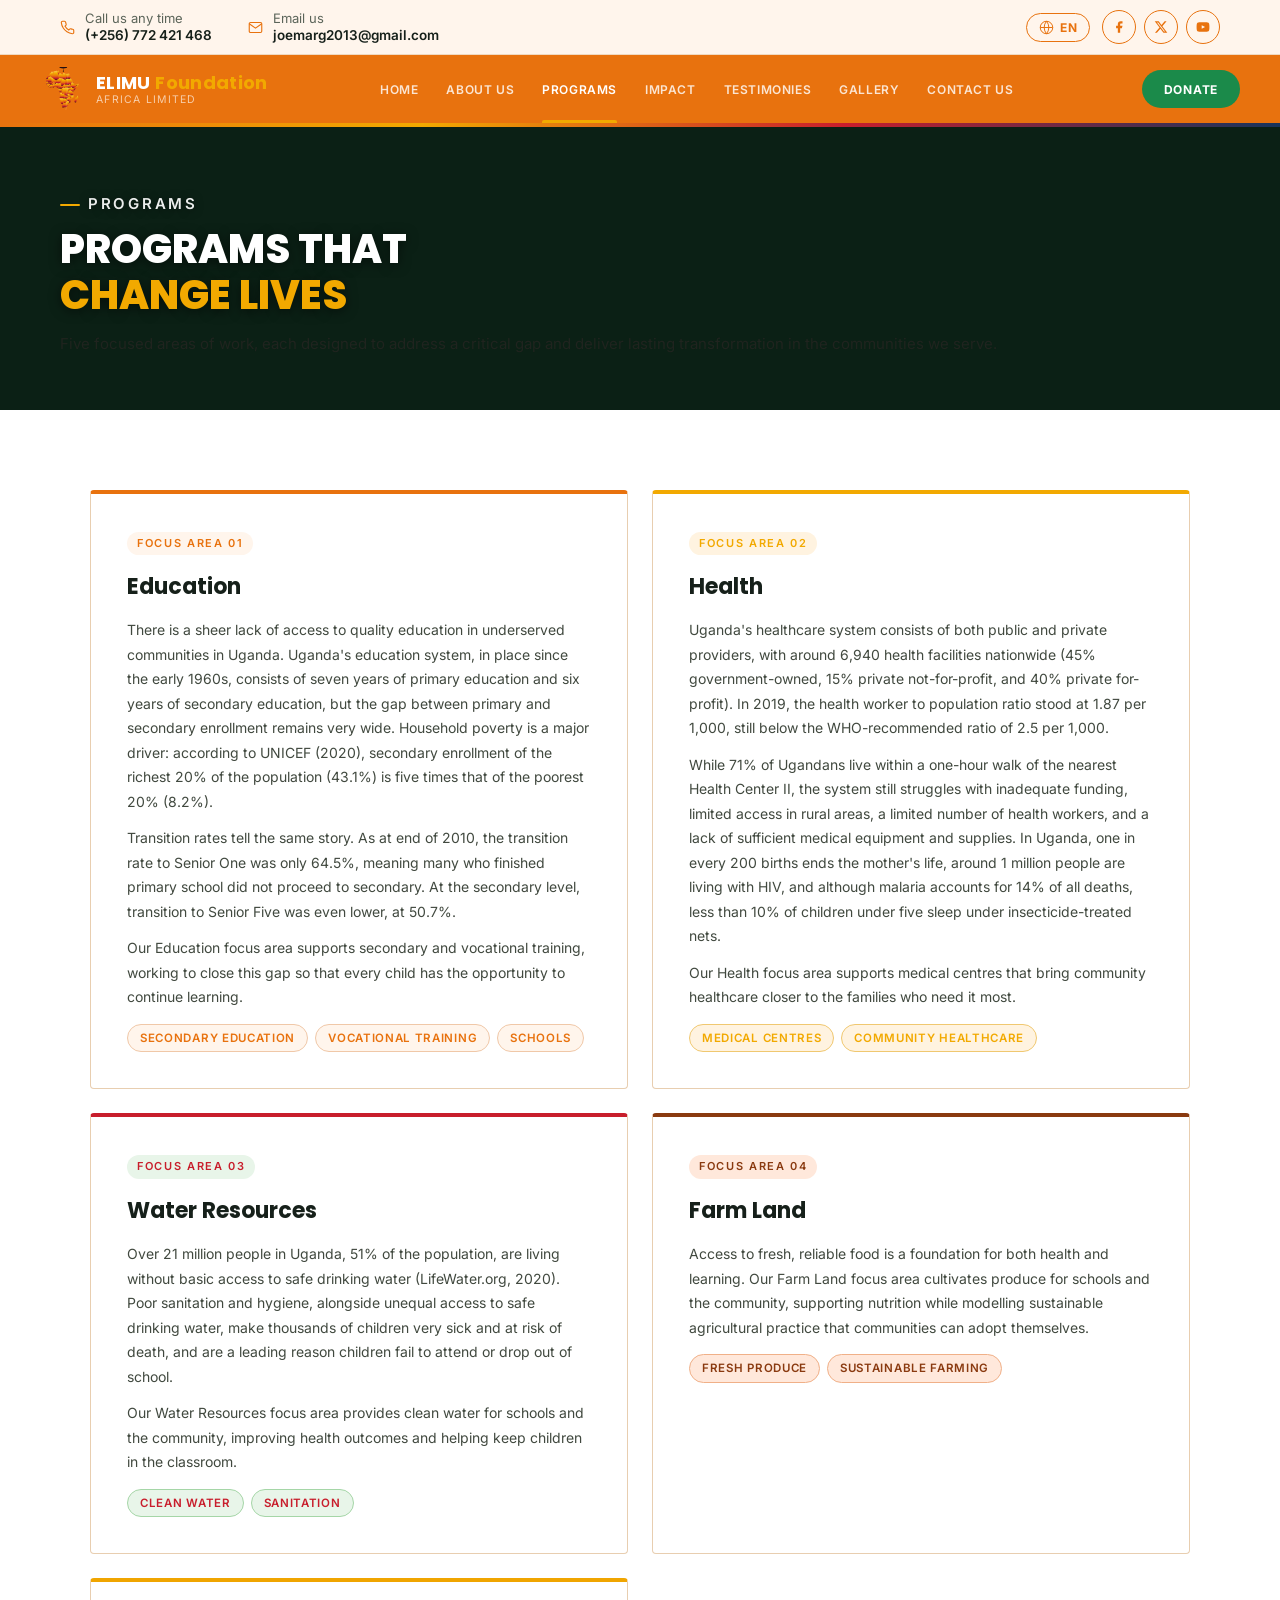
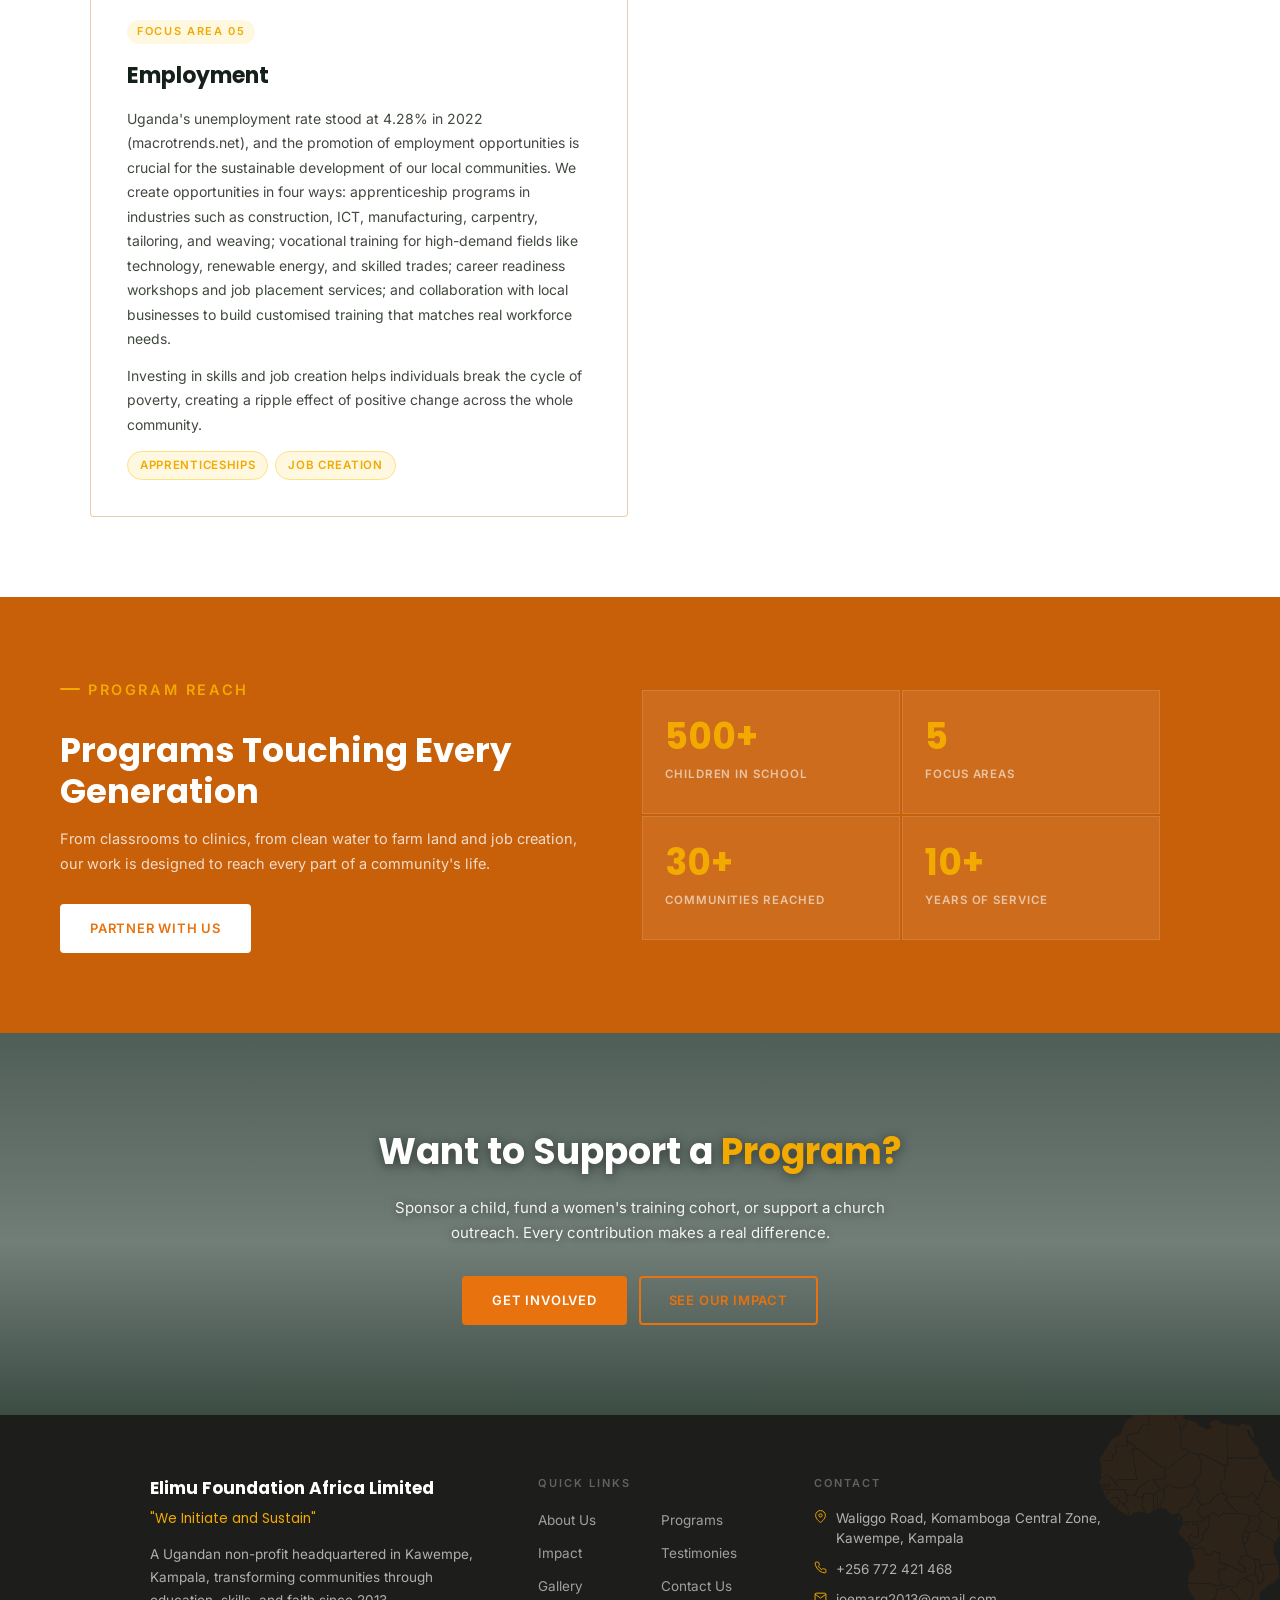
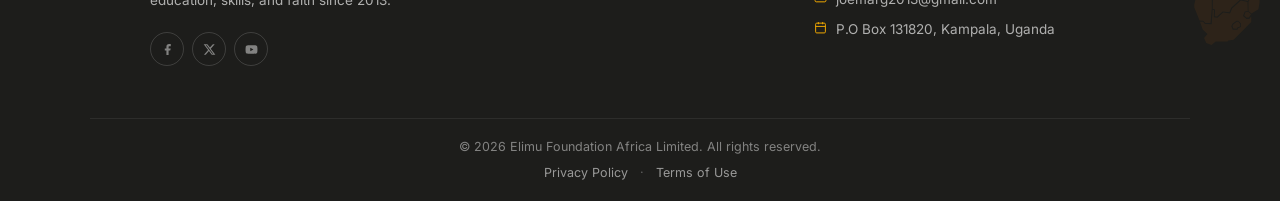
<file: programs.html>
<!DOCTYPE html>
<html lang="en">
<head>
  <meta charset="UTF-8">
  <meta name="viewport" content="width=device-width, initial-scale=1.0">
  <title>Programs | Elimu Foundation Africa Limited</title>
  <meta name="description" content="Explore our programs in education, women's empowerment, and church and community outreach across Uganda and East Africa.">
  <!-- TODO: replace example.org with your real live domain once the site is deployed -->
  <link rel="canonical" href="https://www.elimufoundationafrica.org/programs.html">
  <meta property="og:type" content="website">
  <meta property="og:site_name" content="Elimu Foundation Africa Limited">
  <meta property="og:title" content="Programs | Elimu Foundation Africa Limited">
  <meta property="og:description" content="Explore our programs in education, women's empowerment, and church and community outreach across Uganda and East Africa.">
  <meta property="og:image" content="https://images.pexels.com/photos/29598045/pexels-photo-29598045.jpeg?auto=compress&cs=tinysrgb&w=1200">
  <meta property="og:url" content="https://www.elimufoundationafrica.org/programs.html">
  <meta name="twitter:card" content="summary_large_image">
  <meta name="twitter:title" content="Programs | Elimu Foundation Africa Limited">
  <meta name="twitter:description" content="Explore our programs in education, women's empowerment, and church and community outreach across Uganda and East Africa.">
  <meta name="twitter:image" content="https://images.pexels.com/photos/29598045/pexels-photo-29598045.jpeg?auto=compress&cs=tinysrgb&w=1200">
  <link rel="icon" type="image/svg+xml" href="favicon.svg">
  <link rel="icon" type="image/png" sizes="32x32" href="favicon-32.png">
  <link rel="icon" type="image/png" sizes="16x16" href="favicon-16.png">
  <link rel="apple-touch-icon" href="apple-touch-icon.png">
  <link rel="shortcut icon" href="favicon.ico">
  <link rel="stylesheet" href="css/style.css">
</head>
<body>
<!-- top bar -->
<div class="topbar">
  <div class="topbar-left">
    <div class="topbar-item">
      <svg viewBox="0 0 24 24"><path d="M22 16.92v3a2 2 0 01-2.18 2 19.79 19.79 0 01-8.63-3.07 19.5 19.5 0 01-6-6 19.79 19.79 0 01-3.07-8.67A2 2 0 014.11 2h3a2 2 0 012 1.72 12.84 12.84 0 00.7 2.81 2 2 0 01-.45 2.11L8.09 9.91a16 16 0 006 6l1.27-1.27a2 2 0 012.11-.45 12.84 12.84 0 002.81.7A2 2 0 0122 16.92z"/></svg>
      <div class="info">
        <span data-i18n="topbar_call_label">Call us any time</span>
        <strong>(+256) 772 421 468</strong>
      </div>
    </div>
    <div class="topbar-item">
      <svg viewBox="0 0 24 24"><path d="M4 4h16c1.1 0 2 .9 2 2v12c0 1.1-.9 2-2 2H4c-1.1 0-2-.9-2-2V6c0-1.1.9-2 2-2z"/><polyline points="22,6 12,13 2,6"/></svg>
      <div class="info">
        <span data-i18n="topbar_email_label">Email us</span>
        <strong>joemarg2013@gmail.com</strong>
      </div>
    </div>
  </div>
  <div class="topbar-right">
    <div class="lang-switch" id="langSwitch">
      <button class="lang-btn" id="langBtn" aria-label="Change language">
        <svg viewBox="0 0 24 24"><circle cx="12" cy="12" r="10"/><line x1="2" y1="12" x2="22" y2="12"/><path d="M12 2a15.3 15.3 0 010 20 15.3 15.3 0 010-20z"/></svg>
        <span id="langBtnLabel">EN</span>
      </button>
      <div class="lang-menu" id="langMenu">
        <button data-lang="en">English</button>
        <button data-lang="sw">Kiswahili</button>
        <button data-lang="lg">Luganda</button>
        <button data-lang="fr">Français</button>
        <button data-lang="es">Español</button>
      </div>
    </div>
    <a href="#" class="social-btn" aria-label="Facebook"><svg viewBox="0 0 24 24"><path d="M18 2h-3a5 5 0 00-5 5v3H7v4h3v8h4v-8h3l1-4h-4V7a1 1 0 011-1h3z"/></svg></a>
    <a href="#" class="social-btn" aria-label="Twitter"><svg viewBox="0 0 24 24"><path d="M18.244 2.25h3.308l-7.227 8.26 8.502 11.24H16.17l-5.214-6.817L4.99 21.75H1.68l7.73-8.835L1.254 2.25H8.08l4.713 6.231zm-1.161 17.52h1.833L7.084 4.126H5.117z"/></svg></a>
    <a href="#" class="social-btn" aria-label="YouTube"><svg viewBox="0 0 24 24"><path d="M22.54 6.42a2.78 2.78 0 00-1.95-1.96C18.88 4 12 4 12 4s-6.88 0-8.59.46a2.78 2.78 0 00-1.95 1.96A29 29 0 001 12a29 29 0 00.46 5.58 2.78 2.78 0 001.95 1.96C5.12 20 12 20 12 20s6.88 0 8.59-.46a2.78 2.78 0 001.95-1.96A29 29 0 0023 12a29 29 0 00-.46-5.58zM9.75 15.02V8.98L15.5 12l-5.75 3.02z"/></svg></a>
  </div>
</div>

<!-- navbar -->
<div class="navbar">
  <div class="navbar-inner">
    <a href="index.html" class="site-logo">
      <svg viewBox="350 415 195 225" xmlns="http://www.w3.org/2000/svg" class="brand-logo-svg" role="img" aria-label="Elimu Foundation Africa Limited logo">
        <!-- Map data: Al MacDonald (original artwork), edited by Fritz Lekschas, CC BY-SA 3.0, github.com/flekschas/simple-world-map -->
        <defs>
          <linearGradient id="logoSunset" x1="0%" y1="0%" x2="0%" y2="100%">
            <stop offset="0%" stop-color="#F9C846"/>
            <stop offset="28%" stop-color="#F2A900"/>
            <stop offset="55%" stop-color="#E8720E"/>
            <stop offset="78%" stop-color="#C81E2C"/>
            <stop offset="100%" stop-color="#3A1418"/>
          </linearGradient>
        </defs>
        <g fill="url(#logoSunset)">
          <path id="_somaliland" d="M512.674,502.797l3.526,2.403l1.046-0.052l8.757-3.008l0.994,3.206l-0.701,2.706l-1.893,1.503l-4.729-0.302l-6.769-4.158L512.674,502.797L512.674,502.797z"/>
          <g id="ao">
              <path class="mainland" d="M437.366,547.461l2.948,11.003l-0.069,3.478l-4.313,4.633l-0.647,7.527l16.597,0.147l5.395,1.954l4.45-0.58l-2.594-3.251l0.01-9.282l5.101-0.217v-3.621l-4.142-0.172l-0.829-8.575l-1.746,0.024l-0.943-0.848l-1.027,0.054l-1.365,2.646h-5.255l-1.22-1.227l0.363-1.738l-1.436-2.101L437.366,547.461L437.366,547.461z"/>
              <path d="M435.577,544.453l1.504,1.953l1.945-1.842l-0.571-1.909l-0.483-0.035L435.577,544.453L435.577,544.453z"/>
          </g>
          <path id="bf" d="M404.493,493.496l3.146-0.25l5.16,7.295l-4.789,3.613l-3.466-0.892l-4.66,0.062l-0.752,2.73l-3.907,0.19l-1.071-1.461l1.385-4.442L404.493,493.496L404.493,493.496z"/>
          <path id="bi" d="M478.504,538.385l3.691-0.078l-0.959,3.232l-0.935,0.812h-1.142l-0.812-2.187L478.504,538.385L478.504,538.385z"/>
          <path id="bj" d="M411.512,515.288h1.833l0.104-5.204l2.315-3.363l-0.104-5.852l-2.102-0.052l-3.604,2.816l1.504,2.87L411.512,515.288L411.512,515.288z"/>
          <path id="bw" d="M454.56,594.589l1.858,0.57l-0.26,5.314l1.911,0.26l4.391-3.959l5.273,0.57l1.399-3.545l6.673-6.095l-8.013-9.223l-0.104-1.514l-0.883-0.26l-2.43,2.24l-6.31,0.154l-0.884,7.866l-2.479,0.57L454.56,594.589L454.56,594.589z"/>
          <path id="cd" d="M438.023,546.597l8.912-0.155l1.808,2.567l-0.069,1.893l0.665,0.605h4.426l1.271-2.499h1.808l0.734,0.742l2.479-0.069l0.735,8.714l4.287,0.139v0.675l11.521,5.195l0.536,1.012h2.411l-0.268-3.648l-4.356-2.092l0.269-2.766l1.876-4.392l4.287-0.139l-3.683-12.224l0.068-5.195l5.826-9.11l0.068-1.278l-0.874-0.477l0.035-2.472l-1.062-0.095l-1.072-1.366l-17.59-0.795l-3.226,3.138l-5.28-3.475l-1.858,1.141l-1.348,11.35l-3.337,2.575l-1.003,2.283l0.179,3.381l-6.017,4.918l-1.6-0.726l0.216,0.94L438.023,546.597L438.023,546.597z"/>
          <path id="cf" d="M443.452,519.229l4.028,4.356l1.59-2.057l2.532,0.104l0.544-2.006l2.49-1.556l5.169,3.562l2.982-2.956l11.574,0.51l-10.736-11.082l1.443-0.897l0.198-1.954l-2.438-1.149h-3.58l-5.766,5.715l-0.197,2.351l-4.573-0.146l-0.146,1.003l-2.982-0.305l-2.688,5.108L443.452,519.229L443.452,519.229z"/>
          <path id="cg" d="M439.424,526.551l-0.052,1.255l4.131,0.104l0.146,10.728l-3.777-0.104l-2.187-1.703l-1.693,0.951l-0.078,0.476l0.873,0.423l0.251,2.204l-2.334,2.006l0.501,1.057l2.585-2.006h1.244l0.396,1.2l1.644,0.7l5.271-4.46l-0.104-3.259l1.099-2.653l3.38-2.507l0.907-8.479l-2.402,0.009l-2.783,3.812L439.424,526.551L439.424,526.551z"/>
          <path id="ci" d="M388.484,521.562l3.697-2.617l4.6-0.806l4.693,1.013l-2.395-3.622l-0.701-2.213l0.701-6.544l-4.192,0.198l-1.9-1.814l-3.994,0.104l-1.901,0.304l0.198,4.425l-1.002,0.406l-1.203,2.215l3.095,3.62L388.484,521.562L388.484,521.562z"/>
          <path id="cm" d="M428.031,519.428l2.783,2.561l-0.199,3.959l15.266-0.354l1.245-1.399l-4.375-4.711l-0.648-1.703l2.784-5.212l-1.893-3.458l-1.591-0.855v-1.755l1.841-1.202l0.104-5.463l-1.46-0.164l-0.024,2.87l-6.414,11.972l-3.925,0.199l-2.688,1.85L428.031,519.428L428.031,519.428z"/>
          <path id="dj" d="M508.991,499.771l-0.493,2.903l3.424-0.052l0.052-4.271l-1.253-0.77L508.991,499.771L508.991,499.771z"/>
          <path id="dz" d="M424.625,435.764l-3.526-1.186l-14.677,2.758l-3.198,2.429l1.953,10.088l-5.835,0.233l-3.509,5.646l-8.359,2.005l0.025,4.105l27.532,21.048l4.692,0.398l15.654-12.231l-1.565-1.971l-2.938-0.398l-1.764-2.955V453.5l-1.177-1.184l0.199-3.155l-3.13-3.155l-0.389-3.354l1.366-0.986l-0.59-3.553L424.625,435.764L424.625,435.764z"/>
          <path id="eg" d="M466.16,449.222l2.308,0.062l4.495,1.244l2.135,0.061l2.646-2.213h1.234l2.249,1.245h2.845l0.51-0.035l1.798,5.17l0.51,1.668l0.477,2.498l-0.85,0.622l-1.461-0.734l-1.686-5.498l-1.521-0.111l-0.111,1.867l1.012,3.232l8.1,10.027l0.173,4.305l-2.359,2.723l-22.163-0.251L466.16,449.222L466.16,449.222z"/>
          <path id="er" d="M496.224,493.859l-0.216-5.093l3.423-3.992l0.926,0.709l1.686,5.637l8.091,6.023l-1.47,1.808l-5.922-5.091L496.224,493.859L496.224,493.859z"/>
          <path id="et" d="M489.982,508.606l6.292-14.005l6.25,0.035l5.541,4.814l-0.39,3.968h4.296l0.44,2.386l6.95,4.157l4.286,0.217l-8.15,8.756l-11.194,3.449h-2.773l-4.944-4.219l-1.953-0.82l-3.786-5.576l-2.499,0.035l-0.294-2.559L489.982,508.606L489.982,508.606z"/>
          <path id="ga" d="M435.438,526.646l-0.104,2.151l-4.875-0.104l-2.982,5.766l7.012,7.667l1.736-1.453l-0.052-1.503l-1.192-0.554v-1.057l2.688-1.701l2.387,1.807l2.638,0.052l-0.054-9.067l-4.176-0.196l-0.052-1.903L435.438,526.646L435.438,526.646z"/>
          <path id="gh" d="M399.091,513.179l0.968,2.273l2.524,3.959l1.4-0.052l3.819-2.171l-0.268-12.354l-2.957-0.864l-4.141,0.112L399.091,513.179L399.091,513.179z"/>
          <path id="gm" d="M366.719,497.006l-0.111,0.959l5.98-0.086l0.304-0.891l-0.13-0.898l-1.721,0.7L366.719,497.006L366.719,497.006z"/>
          <path id="gn" d="M369.77,505.304l2.629,4.046l3.423-2.974l3.511-0.155l2.922,3.881l2.48,1.635l0.933-1.816l0.83-0.466l-0.061-3.993l-1.65-4.737l-5.065,0.562l-6.267-0.501l-0.034,1.606L369.77,505.304L369.77,505.304z"/>
          <g id="gq">
              <path d="M427.184,522.134l-0.396,1.703l1.191,0.648l1.143-0.855l-0.397-1.755L427.184,522.134L427.184,522.134z"/>
              <path d="M430.771,526.697l-0.054,1.202l3.924,0.198l-0.052-1.356L430.771,526.697L430.771,526.697z"/>
          </g>
          <path id="gw" d="M368.196,502.356l1.211,2.395l3.396-2.922l0.035-0.899l-4.003-0.579L368.196,502.356L368.196,502.356z"/>
          <path id="ke" d="M491.142,521.365l2.3,4.484l-2.759,5.783l-0.361,1.754l13.77,8.516l4.271-6.708l-2.161-1.754l-0.043-8.835l2.705-2.956l-4.313,1.435l-3.259,0.044l-5.1-4.305l-1.608-0.692l-2.98,0.276l-0.526,0.883L491.142,521.365L491.142,521.365z"/>
          <path id="lr" d="M378.198,515.027l9.491,6.345l-0.227-4.805l-2.869-3.38l-2.801-2.481L378.198,515.027L378.198,515.027z"/>
          <path id="ls" d="M470.896,606.829l2.637-2.032l1.245,0.053l1.503,1.875l-0.155,1.877l-2.533,0.934v0.728l-2.792-0.156l-0.674-2.031L470.896,606.829L470.896,606.829z"/>
          <path id="ly" d="M429.958,453.518l1.35-0.225l0.397-3.112h0.674l2.758-4.528l6.804,1.979l1.856,2.887l6.69,3.062l3.482-1.47l-0.338-1.471l-1.521-1.469l0.173-1.021l2.473-2.093h4.894l1.856,2.489l3.934,0.57l0.511,31.889l-2.922-0.112l-17.651-9.181l-1.91,1.081l-7.253-1.814l-1.971-2.603l-2.87-0.397l-1.458-2.603L429.958,453.518L429.958,453.518z"/>
          <path id="ma" d="M402.505,439.903h-9.982l-1.954,4.339l-4.504,2.17l-3.719,10.062l-7.243,4.341l-10.174,16.761l9.983-0.199l0.389-4.927h2.541v-6.708h8.81l0.196-8.679l8.42-1.972l3.526-5.723l5.48-0.198L402.505,439.903L402.505,439.903z"/>
          <path id="mg" d="M526.988,561.474l-1.842,4.374l-3.154,5.566l-5.523,0.396l-2.369,2.783l0.397,8.488l-3.423,3.977l0.396,6.761l2.897,3.311l3.423-0.396l3.423-2.524l-0.787-3.977l7.894-13.657l-1.582-1.72l1.582-3.312l1.711,0.526l0.526-1.322l-1.582-6.76l-0.924-2.784L526.988,561.474L526.988,561.474z"/>
          <path id="ml" d="M377.584,494.845l2.662-1.823l14.799-0.087l-3.423-23.806l3.907-0.112l18.903,14.428l2.541,0.362l-0.959,8.021l-11.886,1.08l-9.171,6.847l-1.669,4.686l-6.37,0.269l-1.625-4.677l-4.884,0.346l0.189-1.53L377.584,494.845L377.584,494.845z"/>
          <path id="mr" d="M364.998,478.266l1.885,2.463l-0.389,10.65l2.74-1.972l1.952-0.397l2.741,0.985l3.128,4.34l2.939-1.971l14.288-0.199l-3.526-23.866l3.786-0.018l-7.054-5.402l0.009,3.51l-8.93,0.01l-0.043,6.698l-2.567-0.009l-0.328,4.944L364.998,478.266L364.998,478.266z"/>
          <path id="mw" d="M487.968,567.074l2.689,2.81l-0.053,3.597l0.52,1.514l3.57-3.855l-0.414-4.899l-1.912-1.46l-1.701-8.603l-2.949-0.104l1.34,6.196L487.968,567.074L487.968,567.074z"/>
          <path id="mz" d="M482.791,596.359l2.326,1.928l5.479-3.335l0.881-4.953v-8.178l8.791-7.191l1.506,0.053l5.322-5.107l-0.828-10.529l-13.81,1.743l0.519,3.338l2.02,1.757l0.57,5.731l-4.756,4.642l-1.141-2.603l0.207-3.44l-2.74-2.973l-6.725,3.13l6.258,3.182l0.209,9.274l-4.141,6.146L482.791,596.359L482.791,596.359z"/>
          <path id="na" d="M444.221,603.863l2.897,0.208l1.702,1.72l4.037,0.052l0.984-11.462v-7.503l2.585-0.52l0.986-7.867l6.569-0.206l2.323-1.927l-3.933-0.156l-5.325,0.726l-5.739-2.082h-16.13l0.415,4.58l5.376,7.918l-0.934,4.062l0.053,2.136L444.221,603.863L444.221,603.863z"/>
          <path id="ne" d="M413.396,500.17l2.204-0.053l1.988-2.981l3.336-0.597l3.553,2.17l7.58,0.216l5.861-2.386l2.204-1.894l0.164-2.489l4.088-4.123l1.08-9.104l-2.688-5.636l-6.88-1.677l-15.923,12.413l-2.256-0.217l-0.969,8.617l-8.124,0.813L413.396,500.17L413.396,500.17z"/>
          <path id="ng" d="M413.984,515.185l3.389,0.164l4.088,4.557l1.987,0.544l1.558-0.761l2.367-0.328l0.805-3.303l3.225-2.117l3.492-0.163l6.396-11.766l-0.104-2.653l-2.955-2.273l-5.913,2.603l-7.909-0.111l-3.77-2.386l-2.688,0.596l-1.4,2.438l-0.104,6.88l-2.256,3.198L413.984,515.185L413.984,515.185z"/>
          <path id="rw" d="M479.896,532.931l2.429,2.238l-0.104,2.396l-3.769,0.077v-2.646L479.896,532.931L479.896,532.931z"/>
          <path id="sd" d="M466.144,505.035l-2.55-1.504l-2.325-4.59l0.13-4.271l3.224-2.772l0,0l0.155-10.228l2.127,0.062l-0.242-5.68l22.302,0.198l3.189-3.215l6.881,11.004l-3.77,4.442v6.785l-4.599,9.891l-1.04,2.3l-3.709-5.316l-2.708,3.441l-3.059,0.834l-9.941-1l-4.333,1.541L466.144,505.035z"/>
          <path id="sl" d="M372.804,509.79l4.884,4.72l3.483-4.227l-2.179-3.415l-3,0.303L372.804,509.79L372.804,509.79z"/>
          <path id="sn" d="M372.424,498.771l-5.792-0.141l0,0l1.072,2.603l0.596-1.607l7.271,0.761l0.806-0.028l3.405,0.12l0.121-1.504l-3.111-3.733l-3.467-4.693l-2.152-0.898l-1.661,0.424l0,0l-3.405,2.472l-0.776,1.384l-0.242,1.383l1.253,0.899l4.185-0.061l2.688-0.728l0.303,1.322l-0.241,1.746L372.424,498.771z"/>
          <path id="so" d="M526.703,501.941l3.777-1.452l1.34,0.804l-0.147,3.354l-3.482,9.923l-18.854,20.19l-2.187-1.503l-0.147-8.521l2.835-3.26l6.018-1.857l8.824-9.318l2.31-2.058l0.647-3.008L526.703,501.941L526.703,501.941z"/>
          <path id="ss" d="M489.336,508.019l-2.04,0.898l0.647,3.553h2.542l3.448,5.004l-2.767,0.354l-0.709,1.288l-0.069,1.857l-8.298-0.146l-0.848-1.288l-5.8-0.328l-10.649-10.962l1.063-0.64l4.517-1.364l9.897,0.754l3.366-0.754l2.235-2.996L489.336,508.019z"/>
          <path id="sz" d="M482.531,596.983l-2.169,0.361l-0.935,2.552l1.659,1.513h2.015l1.702-2.446L482.531,596.983L482.531,596.983z"/>
          <path id="td" d="M440.971,494.983l0.112-2.552l4.098-3.983l1.099-9.785l-2.731-5.221l1.911-0.979l18.498,9.639l-0.113,9.456l-3.259,2.775v4.875l2.136,4.132h-3.77l-6.24,6.173l-0.165,1.867l-4.605-0.061l-0.061,0.846l-2.628-0.345l-1.798-3.397l-1.351-0.666l0.174-1.037l1.693-1.297v-6.066l-2.343-0.363l-2.826-2.102L440.971,494.983L440.971,494.983L440.971,494.983z"/>
          <path id="tg" d="M408.495,516.81l2.316-1.356l-0.053-8.946l-1.504-2.438l-0.967,0.812L408.495,516.81L408.495,516.81z"/>
          <path id="tn" d="M425.516,435.624l4.78-1.927l1.572,1.02l0.061,1.244l-0.734,0.959l0.111,1.703l0.735,0.396v3.061l-0.847,1.418l0.111,0.908l3.207,1.132l-2.584,4.02l-1.012-0.061l-0.173,3.232l-1.124,0.174l-0.959-0.849l0.225-3.284l-3.146-3.061l-0.397-2.662l1.521-1.192L425.516,435.624L425.516,435.624z"/>
          <path id="tz" d="M492.22,560.017l13.797-1.69l-3.395-6.569l-0.182-6.292l1.098-3.009l-14.367-9.023l-4.502,0.743l-1.564,1.158l-0.139,2.637l-1.012,3.656l-1.055,1.253l-1.514,0.141l2.809,9.418l4.816,2.838l4.195,0.1L492.22,560.017z"/>
          <path id="ug" d="M480.311,532.23l2.619,2.454l1.643-1.045l4.442-0.728l0.762,0.079l0.284-1.688l2.508-5.272l-2.109-4.392l-6.837,0.044l-0.043,1.808l0.917,0.882l-0.139,1.807L480.311,532.23L480.311,532.23z"/>
          <path id="za" d="M476.731,588.02l-6.829,6.311l-1.625,3.898l-5.411-0.674l-4.503,4.002l-2.991-0.294l0.241-5.531l-1.062-0.372l-0.743,11.314l-5.308-0.052l-1.6-1.886l-2.344-0.024l2.137,6.129l3.812,3.604l-2.723,3.172l1.764,3.977l4.08,1.558l3.25-2.767l9.311,0.053l0.667-0.83l4.132-0.728l13.978-13.917l-0.053-4.382l-1.495,1.937h-2.238l-2.723-2.282l1.383-3.44l2.378-0.482l-0.217-7.071L476.731,588.02L476.731,588.02z M473.455,604.011l1.306-0.052l2.118,2.299l-0.061,2.662l-2.481,1.253l-0.155,0.883l-3.785,0.043l-1.186-2.853l1.081-2.092L473.455,604.011L473.455,604.011z"/>
          <path id="zm" d="M459.78,571.656l2.739,3.802l4.244,0.261l1.504,0.829l4.443,0.053l3.829-5.367l10.702-4.789l0.934-4.219l-1.244-6.043l-5.584-3.181l-3.727,0.26l-1.857,4.114l0.053,1.876l4.391,2.136l0.26,4.642l-3.775,0.208l-0.935-1.564l-10.495-4.479l-0.311,3.44l-4.962,0.155L459.78,571.656L459.78,571.656z"/>
          <path id="zw" d="M468.52,578.226l7.755,8.757l5.946,1.513l3.984-6.248l-0.312-8.281l-6.465-3.337l-2.431,1.098l-3.62,5.524l-5.014-0.053L468.52,578.226L468.52,578.226z"/>
        </g>
        <!-- root / river line -->
        <path d="M478,452 C 472,478 483,504 474,530 C 467,553 480,575 471,600 C 466,613 472,622 468,632"
          stroke="#fff" stroke-width="1.6" fill="none" opacity="0.4" stroke-linecap="round"/>
        <!-- acacia tree silhouette -->
        <g transform="translate(432,405) scale(1.05)" fill="#241012">
          <path d="M19,34 L21,14 L23,34 Z"/>
          <ellipse cx="21" cy="9" rx="19" ry="7.5"/>
          <ellipse cx="10" cy="5" rx="10" ry="4.6"/>
          <ellipse cx="33" cy="6" rx="9" ry="4.2"/>
        </g>
      </svg>
      <div class="logo-text">
        <span class="logo-name">ELIMU <span class="accent">Foundation</span></span>
        <span class="logo-sub">Africa Limited</span>
      </div>
    </a>
    <nav>
      <button class="hamburger" id="navToggle" aria-label="Menu">
        <span></span><span></span><span></span>
      </button>
      <ul id="navList">
        <li><a href="index.html" data-i18n="nav_home">Home</a></li>
        <li><a href="about.html" data-i18n="nav_about">About Us</a></li>
        <li><a href="programs.html" data-i18n="nav_programs">Programs</a></li>
        <li><a href="impact.html" data-i18n="nav_impact">Impact</a></li>
        <li><a href="testimonies.html" data-i18n="nav_testimonies">Testimonies</a></li>
        <li><a href="gallery.html" data-i18n="nav_gallery">Gallery</a></li>
        <li><a href="contact.html" data-i18n="nav_contact">Contact Us</a></li>
      </ul>
    </nav>
    <a href="contact.html" class="nav-donate-btn" data-i18n="nav_donate">Donate</a>
  </div>
</div>
<section class="page-hero fade-scroll-bg" data-fade-target=".page-hero-bg-slides">
  <div class="page-hero-bg-slides">
    <div class="page-hero-bg-slide active" style="background-image:url('https://images.pexels.com/photos/29598045/pexels-photo-29598045.jpeg?auto=compress&cs=tinysrgb&w=1600')"></div>
    <div class="page-hero-bg-slide" style="background-image:url('https://images.pexels.com/photos/28646079/pexels-photo-28646079.jpeg?auto=compress&cs=tinysrgb&w=1600')"></div>
    <div class="page-hero-bg-slide" style="background-image:url('https://images.pexels.com/photos/33203798/pexels-photo-33203798.jpeg?auto=compress&cs=tinysrgb&w=1600')"></div>
  </div>
  <div class="page-hero-overlay"></div>
  <div class="page-hero-inner">
    <p class="section-tag">Programs</p>
    <h1>Programs That<br/><em>Change Lives</em></h1>
    <div class="hero-rotating-text">
      <span class="active">Five focused areas of work, each designed to address a critical gap and deliver lasting transformation in the communities we serve.</span>
      <span>From classrooms to clinics to farm land, our programs meet people exactly where they are.</span>
      <span>Every program is built around a real, documented need in the communities we serve.</span>
    </div>
  </div>
</section>

<section class="section white">
  <div class="container">
    <div class="program-blocks">

      <div class="program-block">
        <div class="prog-num">Focus Area 01</div>
        <h3>Education</h3>
        <p>There is a sheer lack of access to quality education in underserved communities in Uganda. Uganda's education system, in place since the early 1960s, consists of seven years of primary education and six years of secondary education, but the gap between primary and secondary enrollment remains very wide. Household poverty is a major driver: according to UNICEF (2020), secondary enrollment of the richest 20% of the population (43.1%) is five times that of the poorest 20% (8.2%).</p>
        <p>Transition rates tell the same story. As at end of 2010, the transition rate to Senior One was only 64.5%, meaning many who finished primary school did not proceed to secondary. At the secondary level, transition to Senior Five was even lower, at 50.7%.</p>
        <p>Our Education focus area supports secondary and vocational training, working to close this gap so that every child has the opportunity to continue learning.</p>
        <div class="prog-tags">
          <span class="prog-tag">Secondary Education</span>
          <span class="prog-tag">Vocational Training</span>
          <span class="prog-tag">Schools</span>
        </div>
      </div>

      <div class="program-block amber">
        <div class="prog-num">Focus Area 02</div>
        <h3>Health</h3>
        <p>Uganda's healthcare system consists of both public and private providers, with around 6,940 health facilities nationwide (45% government-owned, 15% private not-for-profit, and 40% private for-profit). In 2019, the health worker to population ratio stood at 1.87 per 1,000, still below the WHO-recommended ratio of 2.5 per 1,000.</p>
        <p>While 71% of Ugandans live within a one-hour walk of the nearest Health Center II, the system still struggles with inadequate funding, limited access in rural areas, a limited number of health workers, and a lack of sufficient medical equipment and supplies. In Uganda, one in every 200 births ends the mother's life, around 1 million people are living with HIV, and although malaria accounts for 14% of all deaths, less than 10% of children under five sleep under insecticide-treated nets.</p>
        <p>Our Health focus area supports medical centres that bring community healthcare closer to the families who need it most.</p>
        <div class="prog-tags">
          <span class="prog-tag" style="color:#F2A900;background:#fff3e0;border-color:#f0c870">Medical Centres</span>
          <span class="prog-tag" style="color:#F2A900;background:#fff3e0;border-color:#f0c870">Community Healthcare</span>
        </div>
      </div>

      <div class="program-block green">
        <div class="prog-num">Focus Area 03</div>
        <h3>Water Resources</h3>
        <p>Over 21 million people in Uganda, 51% of the population, are living without basic access to safe drinking water (LifeWater.org, 2020). Poor sanitation and hygiene, alongside unequal access to safe drinking water, make thousands of children very sick and at risk of death, and are a leading reason children fail to attend or drop out of school.</p>
        <p>Our Water Resources focus area provides clean water for schools and the community, improving health outcomes and helping keep children in the classroom.</p>
        <div class="prog-tags">
          <span class="prog-tag" style="color:#C81E2C;background:#e8f5e9;border-color:#a5d6a7">Clean Water</span>
          <span class="prog-tag" style="color:#C81E2C;background:#e8f5e9;border-color:#a5d6a7">Sanitation</span>
        </div>
      </div>

      <div class="program-block red">
        <div class="prog-num">Focus Area 04</div>
        <h3>Farm Land</h3>
        <p>Access to fresh, reliable food is a foundation for both health and learning. Our Farm Land focus area cultivates produce for schools and the community, supporting nutrition while modelling sustainable agricultural practice that communities can adopt themselves.</p>
        <div class="prog-tags">
          <span class="prog-tag" style="color:#8a3a10;background:#ffe8db;border-color:#f0b088">Fresh Produce</span>
          <span class="prog-tag" style="color:#8a3a10;background:#ffe8db;border-color:#f0b088">Sustainable Farming</span>
        </div>
      </div>

      <div class="program-block gold">
        <div class="prog-num">Focus Area 05</div>
        <h3>Employment</h3>
        <p>Uganda's unemployment rate stood at 4.28% in 2022 (macrotrends.net), and the promotion of employment opportunities is crucial for the sustainable development of our local communities. We create opportunities in four ways: apprenticeship programs in industries such as construction, ICT, manufacturing, carpentry, tailoring, and weaving; vocational training for high-demand fields like technology, renewable energy, and skilled trades; career readiness workshops and job placement services; and collaboration with local businesses to build customised training that matches real workforce needs.</p>
        <p>Investing in skills and job creation helps individuals break the cycle of poverty, creating a ripple effect of positive change across the whole community.</p>
        <div class="prog-tags">
          <span class="prog-tag" style="color:#F2A900;background:#fff8e1;border-color:#ffe082">Apprenticeships</span>
          <span class="prog-tag" style="color:#F2A900;background:#fff8e1;border-color:#ffe082">Job Creation</span>
        </div>
      </div>

    </div>
  </div>
</section>

<div class="impact-band">
  <div class="impact-band-inner">
    <div class="impact-band-text">
      <p class="section-tag">Program Reach</p>
      <h2 class="section-title">Programs Touching Every Generation</h2>
      <p>From classrooms to clinics, from clean water to farm land and job creation, our work is designed to reach every part of a community's life.</p>
      <a href="contact.html" class="btn btn-white">Partner With Us</a>
    </div>
    <div class="impact-numbers">
      <div class="impact-box"><span class="n">500+</span><span class="l">Children in School</span></div>
      <div class="impact-box"><span class="n">5</span><span class="l">Focus Areas</span></div>
      <div class="impact-box"><span class="n">30+</span><span class="l">Communities Reached</span></div>
      <div class="impact-box"><span class="n">10+</span><span class="l">Years of Service</span></div>
    </div>
  </div>
</div>
<div class="cta-band fade-scroll-bg" data-fade-target=".cta-band-bg">
  <div class="cta-band-bg" style="background-image:url('https://images.pexels.com/photos/29598045/pexels-photo-29598045.jpeg?auto=compress&cs=tinysrgb&w=1800')"></div>
  <div class="cta-band-overlay"></div>
  <div class="cta-band-inner">
  <h2>Want to Support a <em>Program?</em></h2>
  <p>Sponsor a child, fund a women's training cohort, or support a church outreach. Every contribution makes a real difference.</p>
  <div class="btn-group">
    <a href="contact.html" class="btn btn-orange">Get Involved</a>
    <a href="impact.html" class="btn btn-outline-orange">See Our Impact</a>
  </div>
  </div>
</div>

<!-- footer -->
<footer class="footer">
  <div class="footer-map-strip">
    <svg viewBox="358 426 181 205" class="footer-africa-mini" fill="#E8720E" opacity="0.16" aria-hidden="true">
      <path id="_somaliland" d="M512.674,502.797l3.526,2.403l1.046-0.052l8.757-3.008l0.994,3.206l-0.701,2.706l-1.893,1.503l-4.729-0.302l-6.769-4.158L512.674,502.797L512.674,502.797z"/>
      <g id="ao">
        <path class="mainland" d="M437.366,547.461l2.948,11.003l-0.069,3.478l-4.313,4.633l-0.647,7.527l16.597,0.147l5.395,1.954l4.45-0.58l-2.594-3.251l0.01-9.282l5.101-0.217v-3.621l-4.142-0.172l-0.829-8.575l-1.746,0.024l-0.943-0.848l-1.027,0.054l-1.365,2.646h-5.255l-1.22-1.227l0.363-1.738l-1.436-2.101L437.366,547.461L437.366,547.461z"/>
        <path d="M435.577,544.453l1.504,1.953l1.945-1.842l-0.571-1.909l-0.483-0.035L435.577,544.453L435.577,544.453z"/>
    </g>
      <path id="bf" d="M404.493,493.496l3.146-0.25l5.16,7.295l-4.789,3.613l-3.466-0.892l-4.66,0.062l-0.752,2.73l-3.907,0.19l-1.071-1.461l1.385-4.442L404.493,493.496L404.493,493.496z"/>
      <path id="bi" d="M478.504,538.385l3.691-0.078l-0.959,3.232l-0.935,0.812h-1.142l-0.812-2.187L478.504,538.385L478.504,538.385z"/>
      <path id="bj" d="M411.512,515.288h1.833l0.104-5.204l2.315-3.363l-0.104-5.852l-2.102-0.052l-3.604,2.816l1.504,2.87L411.512,515.288L411.512,515.288z"/>
      <path id="bw" d="M454.56,594.589l1.858,0.57l-0.26,5.314l1.911,0.26l4.391-3.959l5.273,0.57l1.399-3.545l6.673-6.095l-8.013-9.223l-0.104-1.514l-0.883-0.26l-2.43,2.24l-6.31,0.154l-0.884,7.866l-2.479,0.57L454.56,594.589L454.56,594.589z"/>
      <path id="cd" d="M438.023,546.597l8.912-0.155l1.808,2.567l-0.069,1.893l0.665,0.605h4.426l1.271-2.499h1.808l0.734,0.742l2.479-0.069l0.735,8.714l4.287,0.139v0.675l11.521,5.195l0.536,1.012h2.411l-0.268-3.648l-4.356-2.092l0.269-2.766l1.876-4.392l4.287-0.139l-3.683-12.224l0.068-5.195l5.826-9.11l0.068-1.278l-0.874-0.477l0.035-2.472l-1.062-0.095l-1.072-1.366l-17.59-0.795l-3.226,3.138l-5.28-3.475l-1.858,1.141l-1.348,11.35l-3.337,2.575l-1.003,2.283l0.179,3.381l-6.017,4.918l-1.6-0.726l0.216,0.94L438.023,546.597L438.023,546.597z"/>
      <path id="cf" d="M443.452,519.229l4.028,4.356l1.59-2.057l2.532,0.104l0.544-2.006l2.49-1.556l5.169,3.562l2.982-2.956l11.574,0.51l-10.736-11.082l1.443-0.897l0.198-1.954l-2.438-1.149h-3.58l-5.766,5.715l-0.197,2.351l-4.573-0.146l-0.146,1.003l-2.982-0.305l-2.688,5.108L443.452,519.229L443.452,519.229z"/>
      <path id="cg" d="M439.424,526.551l-0.052,1.255l4.131,0.104l0.146,10.728l-3.777-0.104l-2.187-1.703l-1.693,0.951l-0.078,0.476l0.873,0.423l0.251,2.204l-2.334,2.006l0.501,1.057l2.585-2.006h1.244l0.396,1.2l1.644,0.7l5.271-4.46l-0.104-3.259l1.099-2.653l3.38-2.507l0.907-8.479l-2.402,0.009l-2.783,3.812L439.424,526.551L439.424,526.551z"/>
      <path id="ci" d="M388.484,521.562l3.697-2.617l4.6-0.806l4.693,1.013l-2.395-3.622l-0.701-2.213l0.701-6.544l-4.192,0.198l-1.9-1.814l-3.994,0.104l-1.901,0.304l0.198,4.425l-1.002,0.406l-1.203,2.215l3.095,3.62L388.484,521.562L388.484,521.562z"/>
      <path id="cm" d="M428.031,519.428l2.783,2.561l-0.199,3.959l15.266-0.354l1.245-1.399l-4.375-4.711l-0.648-1.703l2.784-5.212l-1.893-3.458l-1.591-0.855v-1.755l1.841-1.202l0.104-5.463l-1.46-0.164l-0.024,2.87l-6.414,11.972l-3.925,0.199l-2.688,1.85L428.031,519.428L428.031,519.428z"/>
      <path id="dj" d="M508.991,499.771l-0.493,2.903l3.424-0.052l0.052-4.271l-1.253-0.77L508.991,499.771L508.991,499.771z"/>
      <path id="dz" d="M424.625,435.764l-3.526-1.186l-14.677,2.758l-3.198,2.429l1.953,10.088l-5.835,0.233l-3.509,5.646l-8.359,2.005l0.025,4.105l27.532,21.048l4.692,0.398l15.654-12.231l-1.565-1.971l-2.938-0.398l-1.764-2.955V453.5l-1.177-1.184l0.199-3.155l-3.13-3.155l-0.389-3.354l1.366-0.986l-0.59-3.553L424.625,435.764L424.625,435.764z"/>
      <path id="eg" d="M466.16,449.222l2.308,0.062l4.495,1.244l2.135,0.061l2.646-2.213h1.234l2.249,1.245h2.845l0.51-0.035l1.798,5.17l0.51,1.668l0.477,2.498l-0.85,0.622l-1.461-0.734l-1.686-5.498l-1.521-0.111l-0.111,1.867l1.012,3.232l8.1,10.027l0.173,4.305l-2.359,2.723l-22.163-0.251L466.16,449.222L466.16,449.222z"/>
      <path id="er" d="M496.224,493.859l-0.216-5.093l3.423-3.992l0.926,0.709l1.686,5.637l8.091,6.023l-1.47,1.808l-5.922-5.091L496.224,493.859L496.224,493.859z"/>
      <path id="et" d="M489.982,508.606l6.292-14.005l6.25,0.035l5.541,4.814l-0.39,3.968h4.296l0.44,2.386l6.95,4.157l4.286,0.217l-8.15,8.756l-11.194,3.449h-2.773l-4.944-4.219l-1.953-0.82l-3.786-5.576l-2.499,0.035l-0.294-2.559L489.982,508.606L489.982,508.606z"/>
      <path id="ga" d="M435.438,526.646l-0.104,2.151l-4.875-0.104l-2.982,5.766l7.012,7.667l1.736-1.453l-0.052-1.503l-1.192-0.554v-1.057l2.688-1.701l2.387,1.807l2.638,0.052l-0.054-9.067l-4.176-0.196l-0.052-1.903L435.438,526.646L435.438,526.646z"/>
      <path id="gh" d="M399.091,513.179l0.968,2.273l2.524,3.959l1.4-0.052l3.819-2.171l-0.268-12.354l-2.957-0.864l-4.141,0.112L399.091,513.179L399.091,513.179z"/>
      <path id="gm" d="M366.719,497.006l-0.111,0.959l5.98-0.086l0.304-0.891l-0.13-0.898l-1.721,0.7L366.719,497.006L366.719,497.006z"/>
      <path id="gn" d="M369.77,505.304l2.629,4.046l3.423-2.974l3.511-0.155l2.922,3.881l2.48,1.635l0.933-1.816l0.83-0.466l-0.061-3.993l-1.65-4.737l-5.065,0.562l-6.267-0.501l-0.034,1.606L369.77,505.304L369.77,505.304z"/>
      <g id="gq">
        <path d="M427.184,522.134l-0.396,1.703l1.191,0.648l1.143-0.855l-0.397-1.755L427.184,522.134L427.184,522.134z"/>
        <path d="M430.771,526.697l-0.054,1.202l3.924,0.198l-0.052-1.356L430.771,526.697L430.771,526.697z"/>
    </g>
      <path id="gw" d="M368.196,502.356l1.211,2.395l3.396-2.922l0.035-0.899l-4.003-0.579L368.196,502.356L368.196,502.356z"/>
      <path id="ke" d="M491.142,521.365l2.3,4.484l-2.759,5.783l-0.361,1.754l13.77,8.516l4.271-6.708l-2.161-1.754l-0.043-8.835l2.705-2.956l-4.313,1.435l-3.259,0.044l-5.1-4.305l-1.608-0.692l-2.98,0.276l-0.526,0.883L491.142,521.365L491.142,521.365z"/>
      <path id="lr" d="M378.198,515.027l9.491,6.345l-0.227-4.805l-2.869-3.38l-2.801-2.481L378.198,515.027L378.198,515.027z"/>
      <path id="ls" d="M470.896,606.829l2.637-2.032l1.245,0.053l1.503,1.875l-0.155,1.877l-2.533,0.934v0.728l-2.792-0.156l-0.674-2.031L470.896,606.829L470.896,606.829z"/>
      <path id="ly" d="M429.958,453.518l1.35-0.225l0.397-3.112h0.674l2.758-4.528l6.804,1.979l1.856,2.887l6.69,3.062l3.482-1.47l-0.338-1.471l-1.521-1.469l0.173-1.021l2.473-2.093h4.894l1.856,2.489l3.934,0.57l0.511,31.889l-2.922-0.112l-17.651-9.181l-1.91,1.081l-7.253-1.814l-1.971-2.603l-2.87-0.397l-1.458-2.603L429.958,453.518L429.958,453.518z"/>
      <path id="ma" d="M402.505,439.903h-9.982l-1.954,4.339l-4.504,2.17l-3.719,10.062l-7.243,4.341l-10.174,16.761l9.983-0.199l0.389-4.927h2.541v-6.708h8.81l0.196-8.679l8.42-1.972l3.526-5.723l5.48-0.198L402.505,439.903L402.505,439.903z"/>
      <path id="mg" d="M526.988,561.474l-1.842,4.374l-3.154,5.566l-5.523,0.396l-2.369,2.783l0.397,8.488l-3.423,3.977l0.396,6.761l2.897,3.311l3.423-0.396l3.423-2.524l-0.787-3.977l7.894-13.657l-1.582-1.72l1.582-3.312l1.711,0.526l0.526-1.322l-1.582-6.76l-0.924-2.784L526.988,561.474L526.988,561.474z"/>
      <path id="ml" d="M377.584,494.845l2.662-1.823l14.799-0.087l-3.423-23.806l3.907-0.112l18.903,14.428l2.541,0.362l-0.959,8.021l-11.886,1.08l-9.171,6.847l-1.669,4.686l-6.37,0.269l-1.625-4.677l-4.884,0.346l0.189-1.53L377.584,494.845L377.584,494.845z"/>
      <path id="mr" d="M364.998,478.266l1.885,2.463l-0.389,10.65l2.74-1.972l1.952-0.397l2.741,0.985l3.128,4.34l2.939-1.971l14.288-0.199l-3.526-23.866l3.786-0.018l-7.054-5.402l0.009,3.51l-8.93,0.01l-0.043,6.698l-2.567-0.009l-0.328,4.944L364.998,478.266L364.998,478.266z"/>
      <path id="mw" d="M487.968,567.074l2.689,2.81l-0.053,3.597l0.52,1.514l3.57-3.855l-0.414-4.899l-1.912-1.46l-1.701-8.603l-2.949-0.104l1.34,6.196L487.968,567.074L487.968,567.074z"/>
      <path id="mz" d="M482.791,596.359l2.326,1.928l5.479-3.335l0.881-4.953v-8.178l8.791-7.191l1.506,0.053l5.322-5.107l-0.828-10.529l-13.81,1.743l0.519,3.338l2.02,1.757l0.57,5.731l-4.756,4.642l-1.141-2.603l0.207-3.44l-2.74-2.973l-6.725,3.13l6.258,3.182l0.209,9.274l-4.141,6.146L482.791,596.359L482.791,596.359z"/>
      <path id="na" d="M444.221,603.863l2.897,0.208l1.702,1.72l4.037,0.052l0.984-11.462v-7.503l2.585-0.52l0.986-7.867l6.569-0.206l2.323-1.927l-3.933-0.156l-5.325,0.726l-5.739-2.082h-16.13l0.415,4.58l5.376,7.918l-0.934,4.062l0.053,2.136L444.221,603.863L444.221,603.863z"/>
      <path id="ne" d="M413.396,500.17l2.204-0.053l1.988-2.981l3.336-0.597l3.553,2.17l7.58,0.216l5.861-2.386l2.204-1.894l0.164-2.489l4.088-4.123l1.08-9.104l-2.688-5.636l-6.88-1.677l-15.923,12.413l-2.256-0.217l-0.969,8.617l-8.124,0.813L413.396,500.17L413.396,500.17z"/>
      <path id="ng" d="M413.984,515.185l3.389,0.164l4.088,4.557l1.987,0.544l1.558-0.761l2.367-0.328l0.805-3.303l3.225-2.117l3.492-0.163l6.396-11.766l-0.104-2.653l-2.955-2.273l-5.913,2.603l-7.909-0.111l-3.77-2.386l-2.688,0.596l-1.4,2.438l-0.104,6.88l-2.256,3.198L413.984,515.185L413.984,515.185z"/>
      <path id="rw" d="M479.896,532.931l2.429,2.238l-0.104,2.396l-3.769,0.077v-2.646L479.896,532.931L479.896,532.931z"/>
      <path id="sd" d="M466.144,505.035l-2.55-1.504l-2.325-4.59l0.13-4.271l3.224-2.772l0,0l0.155-10.228l2.127,0.062l-0.242-5.68l22.302,0.198l3.189-3.215l6.881,11.004l-3.77,4.442v6.785l-4.599,9.891l-1.04,2.3l-3.709-5.316l-2.708,3.441l-3.059,0.834l-9.941-1l-4.333,1.541L466.144,505.035z"/>
      <path id="sl" d="M372.804,509.79l4.884,4.72l3.483-4.227l-2.179-3.415l-3,0.303L372.804,509.79L372.804,509.79z"/>
      <path id="sn" d="M372.424,498.771l-5.792-0.141l0,0l1.072,2.603l0.596-1.607l7.271,0.761l0.806-0.028l3.405,0.12l0.121-1.504l-3.111-3.733l-3.467-4.693l-2.152-0.898l-1.661,0.424l0,0l-3.405,2.472l-0.776,1.384l-0.242,1.383l1.253,0.899l4.185-0.061l2.688-0.728l0.303,1.322l-0.241,1.746L372.424,498.771z"/>
      <path id="so" d="M526.703,501.941l3.777-1.452l1.34,0.804l-0.147,3.354l-3.482,9.923l-18.854,20.19l-2.187-1.503l-0.147-8.521l2.835-3.26l6.018-1.857l8.824-9.318l2.31-2.058l0.647-3.008L526.703,501.941L526.703,501.941z"/>
      <path id="ss" d="M489.336,508.019l-2.04,0.898l0.647,3.553h2.542l3.448,5.004l-2.767,0.354l-0.709,1.288l-0.069,1.857l-8.298-0.146l-0.848-1.288l-5.8-0.328l-10.649-10.962l1.063-0.64l4.517-1.364l9.897,0.754l3.366-0.754l2.235-2.996L489.336,508.019z"/>
      <path id="sz" d="M482.531,596.983l-2.169,0.361l-0.935,2.552l1.659,1.513h2.015l1.702-2.446L482.531,596.983L482.531,596.983z"/>
      <path id="td" d="M440.971,494.983l0.112-2.552l4.098-3.983l1.099-9.785l-2.731-5.221l1.911-0.979l18.498,9.639l-0.113,9.456l-3.259,2.775v4.875l2.136,4.132h-3.77l-6.24,6.173l-0.165,1.867l-4.605-0.061l-0.061,0.846l-2.628-0.345l-1.798-3.397l-1.351-0.666l0.174-1.037l1.693-1.297v-6.066l-2.343-0.363l-2.826-2.102L440.971,494.983L440.971,494.983L440.971,494.983z"/>
      <path id="tg" d="M408.495,516.81l2.316-1.356l-0.053-8.946l-1.504-2.438l-0.967,0.812L408.495,516.81L408.495,516.81z"/>
      <path id="tn" d="M425.516,435.624l4.78-1.927l1.572,1.02l0.061,1.244l-0.734,0.959l0.111,1.703l0.735,0.396v3.061l-0.847,1.418l0.111,0.908l3.207,1.132l-2.584,4.02l-1.012-0.061l-0.173,3.232l-1.124,0.174l-0.959-0.849l0.225-3.284l-3.146-3.061l-0.397-2.662l1.521-1.192L425.516,435.624L425.516,435.624z"/>
      <path id="tz" d="M492.22,560.017l13.797-1.69l-3.395-6.569l-0.182-6.292l1.098-3.009l-14.367-9.023l-4.502,0.743l-1.564,1.158l-0.139,2.637l-1.012,3.656l-1.055,1.253l-1.514,0.141l2.809,9.418l4.816,2.838l4.195,0.1L492.22,560.017z"/>
      <path id="ug" d="M480.311,532.23l2.619,2.454l1.643-1.045l4.442-0.728l0.762,0.079l0.284-1.688l2.508-5.272l-2.109-4.392l-6.837,0.044l-0.043,1.808l0.917,0.882l-0.139,1.807L480.311,532.23L480.311,532.23z"/>
      <path id="za" d="M476.731,588.02l-6.829,6.311l-1.625,3.898l-5.411-0.674l-4.503,4.002l-2.991-0.294l0.241-5.531l-1.062-0.372l-0.743,11.314l-5.308-0.052l-1.6-1.886l-2.344-0.024l2.137,6.129l3.812,3.604l-2.723,3.172l1.764,3.977l4.08,1.558l3.25-2.767l9.311,0.053l0.667-0.83l4.132-0.728l13.978-13.917l-0.053-4.382l-1.495,1.937h-2.238l-2.723-2.282l1.383-3.44l2.378-0.482l-0.217-7.071L476.731,588.02L476.731,588.02z M473.455,604.011l1.306-0.052l2.118,2.299l-0.061,2.662l-2.481,1.253l-0.155,0.883l-3.785,0.043l-1.186-2.853l1.081-2.092L473.455,604.011L473.455,604.011z"/>
      <path id="zm" d="M459.78,571.656l2.739,3.802l4.244,0.261l1.504,0.829l4.443,0.053l3.829-5.367l10.702-4.789l0.934-4.219l-1.244-6.043l-5.584-3.181l-3.727,0.26l-1.857,4.114l0.053,1.876l4.391,2.136l0.26,4.642l-3.775,0.208l-0.935-1.564l-10.495-4.479l-0.311,3.44l-4.962,0.155L459.78,571.656L459.78,571.656z"/>
      <path id="zw" d="M468.52,578.226l7.755,8.757l5.946,1.513l3.984-6.248l-0.312-8.281l-6.465-3.337l-2.431,1.098l-3.62,5.524l-5.014-0.053L468.52,578.226L468.52,578.226z"/>
    </svg>
  </div>
  <div class="footer-grid">
    <div class="footer-brand">
      <div class="footer-brand-name">Elimu Foundation Africa Limited</div>
      <span class="footer-tagline" data-i18n="footer_tagline">&quot;We Initiate and Sustain&quot;</span>
      <p data-i18n="footer_desc">A Ugandan non-profit headquartered in Kawempe, Kampala, transforming communities through education, skills, and faith since 2013.</p>
      <div class="footer-social">
        <a href="#"><svg viewBox="0 0 24 24"><path d="M18 2h-3a5 5 0 00-5 5v3H7v4h3v8h4v-8h3l1-4h-4V7a1 1 0 011-1h3z"/></svg></a>
        <a href="#"><svg viewBox="0 0 24 24"><path d="M18.244 2.25h3.308l-7.227 8.26 8.502 11.24H16.17l-5.214-6.817L4.99 21.75H1.68l7.73-8.835L1.254 2.25H8.08l4.713 6.231zm-1.161 17.52h1.833L7.084 4.126H5.117z"/></svg></a>
        <a href="#"><svg viewBox="0 0 24 24"><path d="M22.54 6.42a2.78 2.78 0 00-1.95-1.96C18.88 4 12 4 12 4s-6.88 0-8.59.46a2.78 2.78 0 00-1.95 1.96A29 29 0 001 12a29 29 0 00.46 5.58 2.78 2.78 0 001.95 1.96C5.12 20 12 20 12 20s6.88 0 8.59-.46a2.78 2.78 0 001.95-1.96A29 29 0 0023 12a29 29 0 00-.46-5.58zM9.75 15.02V8.98L15.5 12l-5.75 3.02z"/></svg></a>
      </div>
    </div>
    <div class="footer-col">
      <h4 data-i18n="footer_quicklinks">Quick Links</h4>
      <ul class="footer-links-2col">
        <li><a href="about.html" data-i18n="nav_about">About Us</a></li>
        <li><a href="programs.html" data-i18n="nav_programs">Programs</a></li>
        <li><a href="impact.html" data-i18n="nav_impact">Impact</a></li>
        <li><a href="testimonies.html" data-i18n="nav_testimonies">Testimonies</a></li>
        <li><a href="gallery.html" data-i18n="nav_gallery">Gallery</a></li>
        <li><a href="contact.html" data-i18n="nav_contact">Contact Us</a></li>
      </ul>
    </div>
    <div class="footer-col">
      <h4 data-i18n="footer_contact">Contact</h4>
      <div class="footer-contact-item"><svg viewBox="0 0 24 24"><path d="M21 10c0 7-9 13-9 13s-9-6-9-13a9 9 0 0118 0z"/><circle cx="12" cy="10" r="3"/></svg><p>Waliggo Road, Komamboga Central Zone, Kawempe, Kampala</p></div>
      <div class="footer-contact-item"><svg viewBox="0 0 24 24"><path d="M22 16.92v3a2 2 0 01-2.18 2 19.79 19.79 0 01-8.63-3.07 19.5 19.5 0 01-6-6 19.79 19.79 0 01-3.07-8.67A2 2 0 014.11 2h3a2 2 0 012 1.72 12.84 12.84 0 00.7 2.81 2 2 0 01-.45 2.11L8.09 9.91a16 16 0 006 6l1.27-1.27a2 2 0 012.11-.45 12.84 12.84 0 002.81.7A2 2 0 0122 16.92z"/></svg><p>+256 772 421 468</p></div>
      <div class="footer-contact-item"><svg viewBox="0 0 24 24"><path d="M4 4h16c1.1 0 2 .9 2 2v12c0 1.1-.9 2-2 2H4c-1.1 0-2-.9-2-2V6c0-1.1.9-2 2-2z"/><polyline points="22,6 12,13 2,6"/></svg><p>joemarg2013@gmail.com</p></div>
      <div class="footer-contact-item"><svg viewBox="0 0 24 24"><rect x="3" y="4" width="18" height="18" rx="2"/><line x1="16" y1="2" x2="16" y2="6"/><line x1="8" y1="2" x2="8" y2="6"/><line x1="3" y1="10" x2="21" y2="10"/></svg><p>P.O Box 131820, Kampala, Uganda</p></div>
    </div>
  </div>
  <div class="footer-bottom">
    <p>&copy; 2026 Elimu Foundation Africa Limited. <span data-i18n="footer_rights">All rights reserved.</span></p>
    <p class="footer-legal-links">
      <a href="privacy.html" data-i18n="footer_privacy">Privacy Policy</a>
      <span aria-hidden="true">&middot;</span>
      <a href="terms.html" data-i18n="footer_terms">Terms of Use</a>
    </p>
  </div>
</footer>
<script src="js/main.js"></script>

</body>
</html>
</file>
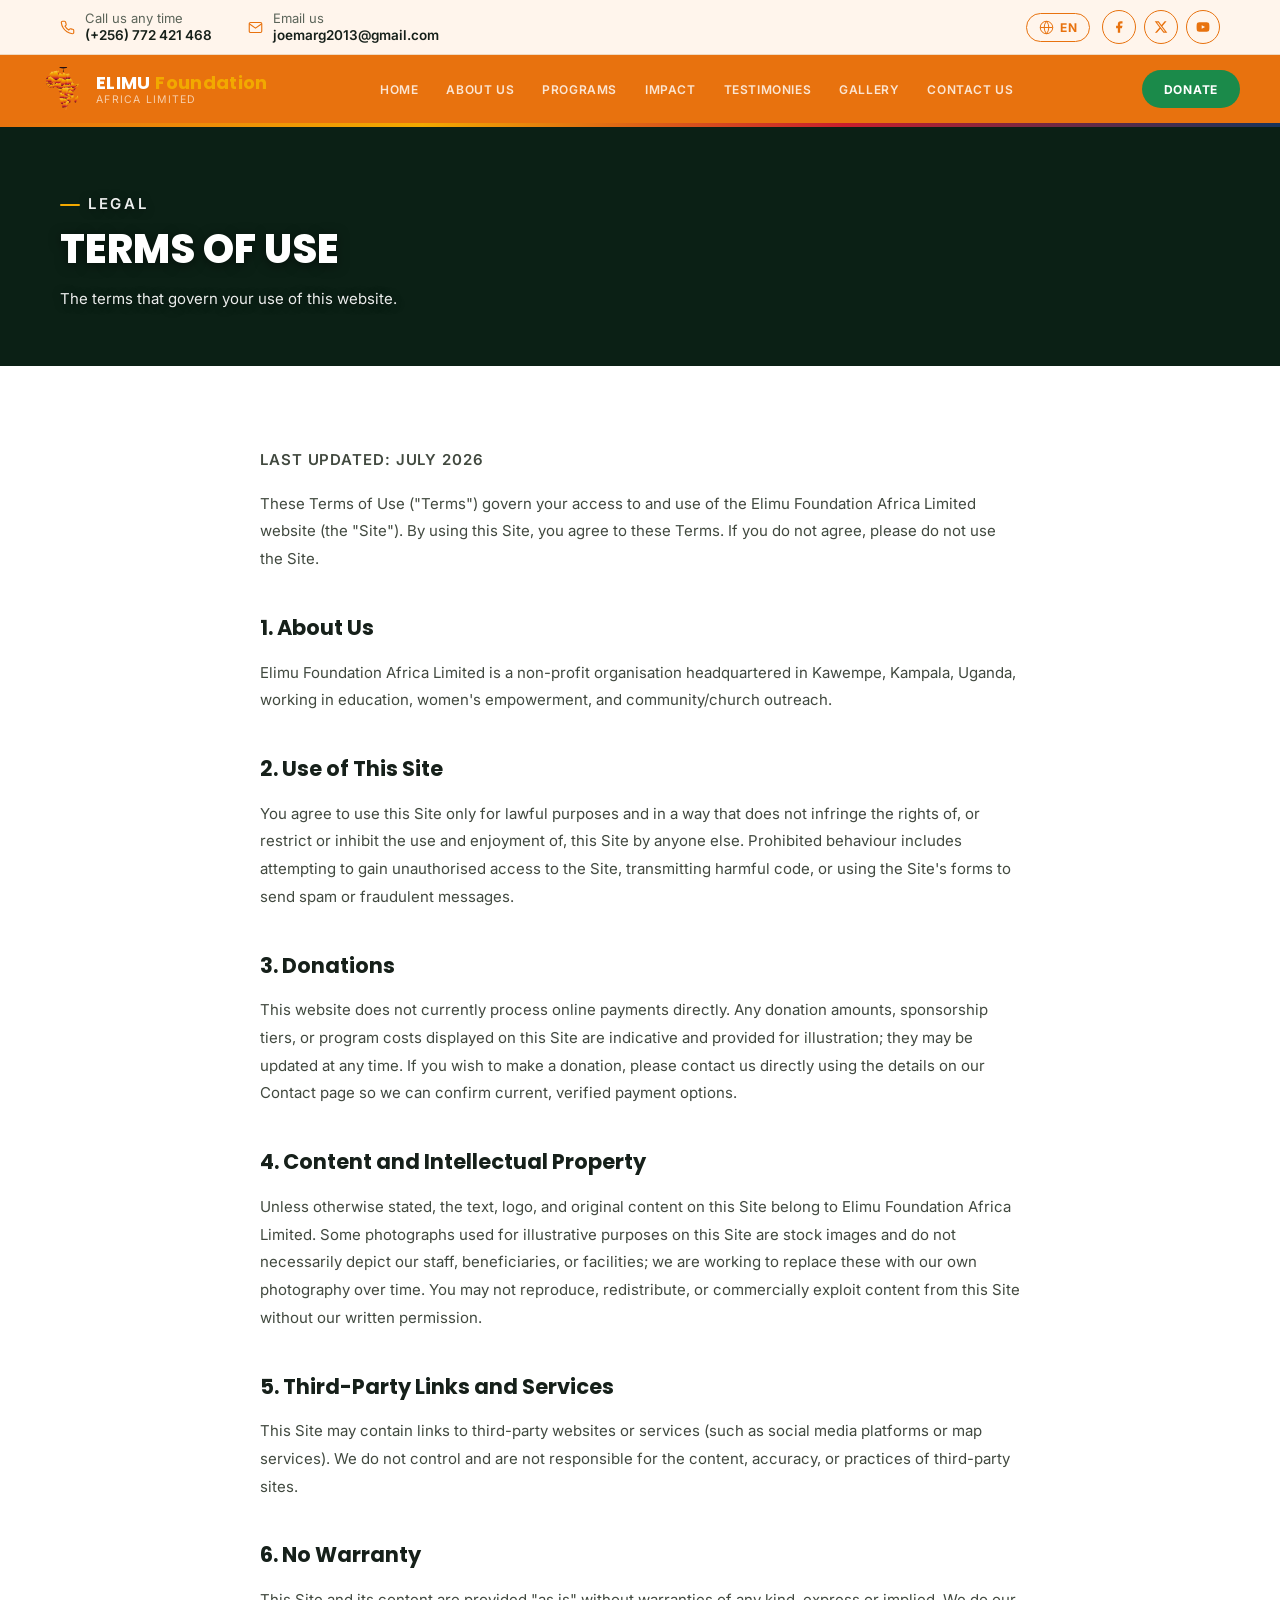
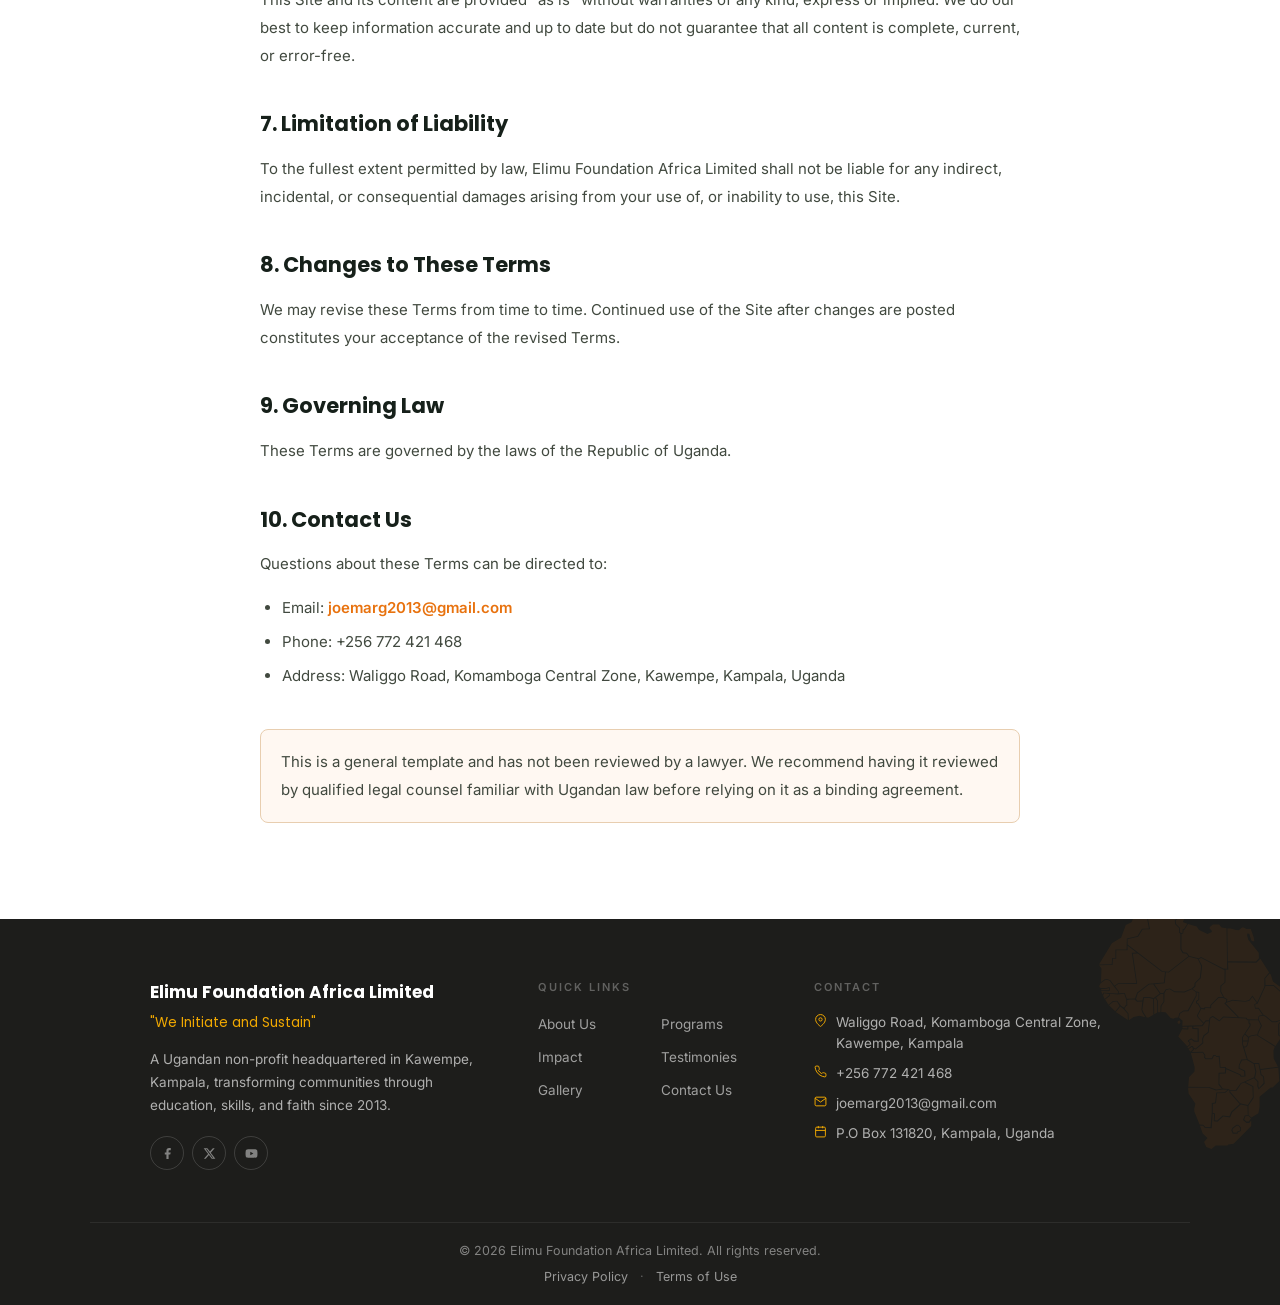
<file: terms.html>
<!DOCTYPE html>
<html lang="en">
<head>
  <meta charset="UTF-8">
  <meta name="viewport" content="width=device-width, initial-scale=1.0">
  <title>Terms of Use | Elimu Foundation Africa Limited</title>
  <meta name="description" content="Terms of Use for the Elimu Foundation Africa Limited website.">
  <!-- TODO: replace example.org with your real live domain once the site is deployed -->
  <link rel="canonical" href="https://www.elimufoundationafrica.org/terms.html">
  <meta property="og:type" content="website">
  <meta property="og:site_name" content="Elimu Foundation Africa Limited">
  <meta property="og:title" content="Terms of Use | Elimu Foundation Africa Limited">
  <meta property="og:description" content="Terms of Use for the Elimu Foundation Africa Limited website.">
  <meta property="og:image" content="https://images.pexels.com/photos/33749805/pexels-photo-33749805.jpeg?auto=compress&cs=tinysrgb&w=1200">
  <meta property="og:url" content="https://www.elimufoundationafrica.org/terms.html">
  <meta name="twitter:card" content="summary_large_image">
  <meta name="twitter:title" content="Terms of Use | Elimu Foundation Africa Limited">
  <meta name="twitter:description" content="Terms of Use for the Elimu Foundation Africa Limited website.">
  <meta name="twitter:image" content="https://images.pexels.com/photos/33749805/pexels-photo-33749805.jpeg?auto=compress&cs=tinysrgb&w=1200">
  <link rel="icon" type="image/svg+xml" href="favicon.svg">
  <link rel="icon" type="image/png" sizes="32x32" href="favicon-32.png">
  <link rel="icon" type="image/png" sizes="16x16" href="favicon-16.png">
  <link rel="apple-touch-icon" href="apple-touch-icon.png">
  <link rel="shortcut icon" href="favicon.ico">
  <link rel="stylesheet" href="css/style.css">
</head>
<body>
<!-- top bar -->
<div class="topbar">
  <div class="topbar-left">
    <div class="topbar-item">
      <svg viewBox="0 0 24 24"><path d="M22 16.92v3a2 2 0 01-2.18 2 19.79 19.79 0 01-8.63-3.07 19.5 19.5 0 01-6-6 19.79 19.79 0 01-3.07-8.67A2 2 0 014.11 2h3a2 2 0 012 1.72 12.84 12.84 0 00.7 2.81 2 2 0 01-.45 2.11L8.09 9.91a16 16 0 006 6l1.27-1.27a2 2 0 012.11-.45 12.84 12.84 0 002.81.7A2 2 0 0122 16.92z"/></svg>
      <div class="info">
        <span data-i18n="topbar_call_label">Call us any time</span>
        <strong>(+256) 772 421 468</strong>
      </div>
    </div>
    <div class="topbar-item">
      <svg viewBox="0 0 24 24"><path d="M4 4h16c1.1 0 2 .9 2 2v12c0 1.1-.9 2-2 2H4c-1.1 0-2-.9-2-2V6c0-1.1.9-2 2-2z"/><polyline points="22,6 12,13 2,6"/></svg>
      <div class="info">
        <span data-i18n="topbar_email_label">Email us</span>
        <strong>joemarg2013@gmail.com</strong>
      </div>
    </div>
  </div>
  <div class="topbar-right">
    <div class="lang-switch" id="langSwitch">
      <button class="lang-btn" id="langBtn" aria-label="Change language">
        <svg viewBox="0 0 24 24"><circle cx="12" cy="12" r="10"/><line x1="2" y1="12" x2="22" y2="12"/><path d="M12 2a15.3 15.3 0 010 20 15.3 15.3 0 010-20z"/></svg>
        <span id="langBtnLabel">EN</span>
      </button>
      <div class="lang-menu" id="langMenu">
        <button data-lang="en">English</button>
        <button data-lang="sw">Kiswahili</button>
        <button data-lang="lg">Luganda</button>
        <button data-lang="fr">Français</button>
        <button data-lang="es">Español</button>
      </div>
    </div>
    <a href="#" class="social-btn" aria-label="Facebook"><svg viewBox="0 0 24 24"><path d="M18 2h-3a5 5 0 00-5 5v3H7v4h3v8h4v-8h3l1-4h-4V7a1 1 0 011-1h3z"/></svg></a>
    <a href="#" class="social-btn" aria-label="Twitter"><svg viewBox="0 0 24 24"><path d="M18.244 2.25h3.308l-7.227 8.26 8.502 11.24H16.17l-5.214-6.817L4.99 21.75H1.68l7.73-8.835L1.254 2.25H8.08l4.713 6.231zm-1.161 17.52h1.833L7.084 4.126H5.117z"/></svg></a>
    <a href="#" class="social-btn" aria-label="YouTube"><svg viewBox="0 0 24 24"><path d="M22.54 6.42a2.78 2.78 0 00-1.95-1.96C18.88 4 12 4 12 4s-6.88 0-8.59.46a2.78 2.78 0 00-1.95 1.96A29 29 0 001 12a29 29 0 00.46 5.58 2.78 2.78 0 001.95 1.96C5.12 20 12 20 12 20s6.88 0 8.59-.46a2.78 2.78 0 001.95-1.96A29 29 0 0023 12a29 29 0 00-.46-5.58zM9.75 15.02V8.98L15.5 12l-5.75 3.02z"/></svg></a>
  </div>
</div>

<!-- navbar -->
<div class="navbar">
  <div class="navbar-inner">
    <a href="index.html" class="site-logo">
      <svg viewBox="350 415 195 225" xmlns="http://www.w3.org/2000/svg" class="brand-logo-svg" role="img" aria-label="Elimu Foundation Africa Limited logo">
        <!-- Map data: Al MacDonald (original artwork), edited by Fritz Lekschas, CC BY-SA 3.0, github.com/flekschas/simple-world-map -->
        <defs>
          <linearGradient id="logoSunset" x1="0%" y1="0%" x2="0%" y2="100%">
            <stop offset="0%" stop-color="#F9C846"/>
            <stop offset="28%" stop-color="#F2A900"/>
            <stop offset="55%" stop-color="#E8720E"/>
            <stop offset="78%" stop-color="#C81E2C"/>
            <stop offset="100%" stop-color="#3A1418"/>
          </linearGradient>
        </defs>
        <g fill="url(#logoSunset)">
          <path id="_somaliland" d="M512.674,502.797l3.526,2.403l1.046-0.052l8.757-3.008l0.994,3.206l-0.701,2.706l-1.893,1.503l-4.729-0.302l-6.769-4.158L512.674,502.797L512.674,502.797z"/>
          <g id="ao">
              <path class="mainland" d="M437.366,547.461l2.948,11.003l-0.069,3.478l-4.313,4.633l-0.647,7.527l16.597,0.147l5.395,1.954l4.45-0.58l-2.594-3.251l0.01-9.282l5.101-0.217v-3.621l-4.142-0.172l-0.829-8.575l-1.746,0.024l-0.943-0.848l-1.027,0.054l-1.365,2.646h-5.255l-1.22-1.227l0.363-1.738l-1.436-2.101L437.366,547.461L437.366,547.461z"/>
              <path d="M435.577,544.453l1.504,1.953l1.945-1.842l-0.571-1.909l-0.483-0.035L435.577,544.453L435.577,544.453z"/>
          </g>
          <path id="bf" d="M404.493,493.496l3.146-0.25l5.16,7.295l-4.789,3.613l-3.466-0.892l-4.66,0.062l-0.752,2.73l-3.907,0.19l-1.071-1.461l1.385-4.442L404.493,493.496L404.493,493.496z"/>
          <path id="bi" d="M478.504,538.385l3.691-0.078l-0.959,3.232l-0.935,0.812h-1.142l-0.812-2.187L478.504,538.385L478.504,538.385z"/>
          <path id="bj" d="M411.512,515.288h1.833l0.104-5.204l2.315-3.363l-0.104-5.852l-2.102-0.052l-3.604,2.816l1.504,2.87L411.512,515.288L411.512,515.288z"/>
          <path id="bw" d="M454.56,594.589l1.858,0.57l-0.26,5.314l1.911,0.26l4.391-3.959l5.273,0.57l1.399-3.545l6.673-6.095l-8.013-9.223l-0.104-1.514l-0.883-0.26l-2.43,2.24l-6.31,0.154l-0.884,7.866l-2.479,0.57L454.56,594.589L454.56,594.589z"/>
          <path id="cd" d="M438.023,546.597l8.912-0.155l1.808,2.567l-0.069,1.893l0.665,0.605h4.426l1.271-2.499h1.808l0.734,0.742l2.479-0.069l0.735,8.714l4.287,0.139v0.675l11.521,5.195l0.536,1.012h2.411l-0.268-3.648l-4.356-2.092l0.269-2.766l1.876-4.392l4.287-0.139l-3.683-12.224l0.068-5.195l5.826-9.11l0.068-1.278l-0.874-0.477l0.035-2.472l-1.062-0.095l-1.072-1.366l-17.59-0.795l-3.226,3.138l-5.28-3.475l-1.858,1.141l-1.348,11.35l-3.337,2.575l-1.003,2.283l0.179,3.381l-6.017,4.918l-1.6-0.726l0.216,0.94L438.023,546.597L438.023,546.597z"/>
          <path id="cf" d="M443.452,519.229l4.028,4.356l1.59-2.057l2.532,0.104l0.544-2.006l2.49-1.556l5.169,3.562l2.982-2.956l11.574,0.51l-10.736-11.082l1.443-0.897l0.198-1.954l-2.438-1.149h-3.58l-5.766,5.715l-0.197,2.351l-4.573-0.146l-0.146,1.003l-2.982-0.305l-2.688,5.108L443.452,519.229L443.452,519.229z"/>
          <path id="cg" d="M439.424,526.551l-0.052,1.255l4.131,0.104l0.146,10.728l-3.777-0.104l-2.187-1.703l-1.693,0.951l-0.078,0.476l0.873,0.423l0.251,2.204l-2.334,2.006l0.501,1.057l2.585-2.006h1.244l0.396,1.2l1.644,0.7l5.271-4.46l-0.104-3.259l1.099-2.653l3.38-2.507l0.907-8.479l-2.402,0.009l-2.783,3.812L439.424,526.551L439.424,526.551z"/>
          <path id="ci" d="M388.484,521.562l3.697-2.617l4.6-0.806l4.693,1.013l-2.395-3.622l-0.701-2.213l0.701-6.544l-4.192,0.198l-1.9-1.814l-3.994,0.104l-1.901,0.304l0.198,4.425l-1.002,0.406l-1.203,2.215l3.095,3.62L388.484,521.562L388.484,521.562z"/>
          <path id="cm" d="M428.031,519.428l2.783,2.561l-0.199,3.959l15.266-0.354l1.245-1.399l-4.375-4.711l-0.648-1.703l2.784-5.212l-1.893-3.458l-1.591-0.855v-1.755l1.841-1.202l0.104-5.463l-1.46-0.164l-0.024,2.87l-6.414,11.972l-3.925,0.199l-2.688,1.85L428.031,519.428L428.031,519.428z"/>
          <path id="dj" d="M508.991,499.771l-0.493,2.903l3.424-0.052l0.052-4.271l-1.253-0.77L508.991,499.771L508.991,499.771z"/>
          <path id="dz" d="M424.625,435.764l-3.526-1.186l-14.677,2.758l-3.198,2.429l1.953,10.088l-5.835,0.233l-3.509,5.646l-8.359,2.005l0.025,4.105l27.532,21.048l4.692,0.398l15.654-12.231l-1.565-1.971l-2.938-0.398l-1.764-2.955V453.5l-1.177-1.184l0.199-3.155l-3.13-3.155l-0.389-3.354l1.366-0.986l-0.59-3.553L424.625,435.764L424.625,435.764z"/>
          <path id="eg" d="M466.16,449.222l2.308,0.062l4.495,1.244l2.135,0.061l2.646-2.213h1.234l2.249,1.245h2.845l0.51-0.035l1.798,5.17l0.51,1.668l0.477,2.498l-0.85,0.622l-1.461-0.734l-1.686-5.498l-1.521-0.111l-0.111,1.867l1.012,3.232l8.1,10.027l0.173,4.305l-2.359,2.723l-22.163-0.251L466.16,449.222L466.16,449.222z"/>
          <path id="er" d="M496.224,493.859l-0.216-5.093l3.423-3.992l0.926,0.709l1.686,5.637l8.091,6.023l-1.47,1.808l-5.922-5.091L496.224,493.859L496.224,493.859z"/>
          <path id="et" d="M489.982,508.606l6.292-14.005l6.25,0.035l5.541,4.814l-0.39,3.968h4.296l0.44,2.386l6.95,4.157l4.286,0.217l-8.15,8.756l-11.194,3.449h-2.773l-4.944-4.219l-1.953-0.82l-3.786-5.576l-2.499,0.035l-0.294-2.559L489.982,508.606L489.982,508.606z"/>
          <path id="ga" d="M435.438,526.646l-0.104,2.151l-4.875-0.104l-2.982,5.766l7.012,7.667l1.736-1.453l-0.052-1.503l-1.192-0.554v-1.057l2.688-1.701l2.387,1.807l2.638,0.052l-0.054-9.067l-4.176-0.196l-0.052-1.903L435.438,526.646L435.438,526.646z"/>
          <path id="gh" d="M399.091,513.179l0.968,2.273l2.524,3.959l1.4-0.052l3.819-2.171l-0.268-12.354l-2.957-0.864l-4.141,0.112L399.091,513.179L399.091,513.179z"/>
          <path id="gm" d="M366.719,497.006l-0.111,0.959l5.98-0.086l0.304-0.891l-0.13-0.898l-1.721,0.7L366.719,497.006L366.719,497.006z"/>
          <path id="gn" d="M369.77,505.304l2.629,4.046l3.423-2.974l3.511-0.155l2.922,3.881l2.48,1.635l0.933-1.816l0.83-0.466l-0.061-3.993l-1.65-4.737l-5.065,0.562l-6.267-0.501l-0.034,1.606L369.77,505.304L369.77,505.304z"/>
          <g id="gq">
              <path d="M427.184,522.134l-0.396,1.703l1.191,0.648l1.143-0.855l-0.397-1.755L427.184,522.134L427.184,522.134z"/>
              <path d="M430.771,526.697l-0.054,1.202l3.924,0.198l-0.052-1.356L430.771,526.697L430.771,526.697z"/>
          </g>
          <path id="gw" d="M368.196,502.356l1.211,2.395l3.396-2.922l0.035-0.899l-4.003-0.579L368.196,502.356L368.196,502.356z"/>
          <path id="ke" d="M491.142,521.365l2.3,4.484l-2.759,5.783l-0.361,1.754l13.77,8.516l4.271-6.708l-2.161-1.754l-0.043-8.835l2.705-2.956l-4.313,1.435l-3.259,0.044l-5.1-4.305l-1.608-0.692l-2.98,0.276l-0.526,0.883L491.142,521.365L491.142,521.365z"/>
          <path id="lr" d="M378.198,515.027l9.491,6.345l-0.227-4.805l-2.869-3.38l-2.801-2.481L378.198,515.027L378.198,515.027z"/>
          <path id="ls" d="M470.896,606.829l2.637-2.032l1.245,0.053l1.503,1.875l-0.155,1.877l-2.533,0.934v0.728l-2.792-0.156l-0.674-2.031L470.896,606.829L470.896,606.829z"/>
          <path id="ly" d="M429.958,453.518l1.35-0.225l0.397-3.112h0.674l2.758-4.528l6.804,1.979l1.856,2.887l6.69,3.062l3.482-1.47l-0.338-1.471l-1.521-1.469l0.173-1.021l2.473-2.093h4.894l1.856,2.489l3.934,0.57l0.511,31.889l-2.922-0.112l-17.651-9.181l-1.91,1.081l-7.253-1.814l-1.971-2.603l-2.87-0.397l-1.458-2.603L429.958,453.518L429.958,453.518z"/>
          <path id="ma" d="M402.505,439.903h-9.982l-1.954,4.339l-4.504,2.17l-3.719,10.062l-7.243,4.341l-10.174,16.761l9.983-0.199l0.389-4.927h2.541v-6.708h8.81l0.196-8.679l8.42-1.972l3.526-5.723l5.48-0.198L402.505,439.903L402.505,439.903z"/>
          <path id="mg" d="M526.988,561.474l-1.842,4.374l-3.154,5.566l-5.523,0.396l-2.369,2.783l0.397,8.488l-3.423,3.977l0.396,6.761l2.897,3.311l3.423-0.396l3.423-2.524l-0.787-3.977l7.894-13.657l-1.582-1.72l1.582-3.312l1.711,0.526l0.526-1.322l-1.582-6.76l-0.924-2.784L526.988,561.474L526.988,561.474z"/>
          <path id="ml" d="M377.584,494.845l2.662-1.823l14.799-0.087l-3.423-23.806l3.907-0.112l18.903,14.428l2.541,0.362l-0.959,8.021l-11.886,1.08l-9.171,6.847l-1.669,4.686l-6.37,0.269l-1.625-4.677l-4.884,0.346l0.189-1.53L377.584,494.845L377.584,494.845z"/>
          <path id="mr" d="M364.998,478.266l1.885,2.463l-0.389,10.65l2.74-1.972l1.952-0.397l2.741,0.985l3.128,4.34l2.939-1.971l14.288-0.199l-3.526-23.866l3.786-0.018l-7.054-5.402l0.009,3.51l-8.93,0.01l-0.043,6.698l-2.567-0.009l-0.328,4.944L364.998,478.266L364.998,478.266z"/>
          <path id="mw" d="M487.968,567.074l2.689,2.81l-0.053,3.597l0.52,1.514l3.57-3.855l-0.414-4.899l-1.912-1.46l-1.701-8.603l-2.949-0.104l1.34,6.196L487.968,567.074L487.968,567.074z"/>
          <path id="mz" d="M482.791,596.359l2.326,1.928l5.479-3.335l0.881-4.953v-8.178l8.791-7.191l1.506,0.053l5.322-5.107l-0.828-10.529l-13.81,1.743l0.519,3.338l2.02,1.757l0.57,5.731l-4.756,4.642l-1.141-2.603l0.207-3.44l-2.74-2.973l-6.725,3.13l6.258,3.182l0.209,9.274l-4.141,6.146L482.791,596.359L482.791,596.359z"/>
          <path id="na" d="M444.221,603.863l2.897,0.208l1.702,1.72l4.037,0.052l0.984-11.462v-7.503l2.585-0.52l0.986-7.867l6.569-0.206l2.323-1.927l-3.933-0.156l-5.325,0.726l-5.739-2.082h-16.13l0.415,4.58l5.376,7.918l-0.934,4.062l0.053,2.136L444.221,603.863L444.221,603.863z"/>
          <path id="ne" d="M413.396,500.17l2.204-0.053l1.988-2.981l3.336-0.597l3.553,2.17l7.58,0.216l5.861-2.386l2.204-1.894l0.164-2.489l4.088-4.123l1.08-9.104l-2.688-5.636l-6.88-1.677l-15.923,12.413l-2.256-0.217l-0.969,8.617l-8.124,0.813L413.396,500.17L413.396,500.17z"/>
          <path id="ng" d="M413.984,515.185l3.389,0.164l4.088,4.557l1.987,0.544l1.558-0.761l2.367-0.328l0.805-3.303l3.225-2.117l3.492-0.163l6.396-11.766l-0.104-2.653l-2.955-2.273l-5.913,2.603l-7.909-0.111l-3.77-2.386l-2.688,0.596l-1.4,2.438l-0.104,6.88l-2.256,3.198L413.984,515.185L413.984,515.185z"/>
          <path id="rw" d="M479.896,532.931l2.429,2.238l-0.104,2.396l-3.769,0.077v-2.646L479.896,532.931L479.896,532.931z"/>
          <path id="sd" d="M466.144,505.035l-2.55-1.504l-2.325-4.59l0.13-4.271l3.224-2.772l0,0l0.155-10.228l2.127,0.062l-0.242-5.68l22.302,0.198l3.189-3.215l6.881,11.004l-3.77,4.442v6.785l-4.599,9.891l-1.04,2.3l-3.709-5.316l-2.708,3.441l-3.059,0.834l-9.941-1l-4.333,1.541L466.144,505.035z"/>
          <path id="sl" d="M372.804,509.79l4.884,4.72l3.483-4.227l-2.179-3.415l-3,0.303L372.804,509.79L372.804,509.79z"/>
          <path id="sn" d="M372.424,498.771l-5.792-0.141l0,0l1.072,2.603l0.596-1.607l7.271,0.761l0.806-0.028l3.405,0.12l0.121-1.504l-3.111-3.733l-3.467-4.693l-2.152-0.898l-1.661,0.424l0,0l-3.405,2.472l-0.776,1.384l-0.242,1.383l1.253,0.899l4.185-0.061l2.688-0.728l0.303,1.322l-0.241,1.746L372.424,498.771z"/>
          <path id="so" d="M526.703,501.941l3.777-1.452l1.34,0.804l-0.147,3.354l-3.482,9.923l-18.854,20.19l-2.187-1.503l-0.147-8.521l2.835-3.26l6.018-1.857l8.824-9.318l2.31-2.058l0.647-3.008L526.703,501.941L526.703,501.941z"/>
          <path id="ss" d="M489.336,508.019l-2.04,0.898l0.647,3.553h2.542l3.448,5.004l-2.767,0.354l-0.709,1.288l-0.069,1.857l-8.298-0.146l-0.848-1.288l-5.8-0.328l-10.649-10.962l1.063-0.64l4.517-1.364l9.897,0.754l3.366-0.754l2.235-2.996L489.336,508.019z"/>
          <path id="sz" d="M482.531,596.983l-2.169,0.361l-0.935,2.552l1.659,1.513h2.015l1.702-2.446L482.531,596.983L482.531,596.983z"/>
          <path id="td" d="M440.971,494.983l0.112-2.552l4.098-3.983l1.099-9.785l-2.731-5.221l1.911-0.979l18.498,9.639l-0.113,9.456l-3.259,2.775v4.875l2.136,4.132h-3.77l-6.24,6.173l-0.165,1.867l-4.605-0.061l-0.061,0.846l-2.628-0.345l-1.798-3.397l-1.351-0.666l0.174-1.037l1.693-1.297v-6.066l-2.343-0.363l-2.826-2.102L440.971,494.983L440.971,494.983L440.971,494.983z"/>
          <path id="tg" d="M408.495,516.81l2.316-1.356l-0.053-8.946l-1.504-2.438l-0.967,0.812L408.495,516.81L408.495,516.81z"/>
          <path id="tn" d="M425.516,435.624l4.78-1.927l1.572,1.02l0.061,1.244l-0.734,0.959l0.111,1.703l0.735,0.396v3.061l-0.847,1.418l0.111,0.908l3.207,1.132l-2.584,4.02l-1.012-0.061l-0.173,3.232l-1.124,0.174l-0.959-0.849l0.225-3.284l-3.146-3.061l-0.397-2.662l1.521-1.192L425.516,435.624L425.516,435.624z"/>
          <path id="tz" d="M492.22,560.017l13.797-1.69l-3.395-6.569l-0.182-6.292l1.098-3.009l-14.367-9.023l-4.502,0.743l-1.564,1.158l-0.139,2.637l-1.012,3.656l-1.055,1.253l-1.514,0.141l2.809,9.418l4.816,2.838l4.195,0.1L492.22,560.017z"/>
          <path id="ug" d="M480.311,532.23l2.619,2.454l1.643-1.045l4.442-0.728l0.762,0.079l0.284-1.688l2.508-5.272l-2.109-4.392l-6.837,0.044l-0.043,1.808l0.917,0.882l-0.139,1.807L480.311,532.23L480.311,532.23z"/>
          <path id="za" d="M476.731,588.02l-6.829,6.311l-1.625,3.898l-5.411-0.674l-4.503,4.002l-2.991-0.294l0.241-5.531l-1.062-0.372l-0.743,11.314l-5.308-0.052l-1.6-1.886l-2.344-0.024l2.137,6.129l3.812,3.604l-2.723,3.172l1.764,3.977l4.08,1.558l3.25-2.767l9.311,0.053l0.667-0.83l4.132-0.728l13.978-13.917l-0.053-4.382l-1.495,1.937h-2.238l-2.723-2.282l1.383-3.44l2.378-0.482l-0.217-7.071L476.731,588.02L476.731,588.02z M473.455,604.011l1.306-0.052l2.118,2.299l-0.061,2.662l-2.481,1.253l-0.155,0.883l-3.785,0.043l-1.186-2.853l1.081-2.092L473.455,604.011L473.455,604.011z"/>
          <path id="zm" d="M459.78,571.656l2.739,3.802l4.244,0.261l1.504,0.829l4.443,0.053l3.829-5.367l10.702-4.789l0.934-4.219l-1.244-6.043l-5.584-3.181l-3.727,0.26l-1.857,4.114l0.053,1.876l4.391,2.136l0.26,4.642l-3.775,0.208l-0.935-1.564l-10.495-4.479l-0.311,3.44l-4.962,0.155L459.78,571.656L459.78,571.656z"/>
          <path id="zw" d="M468.52,578.226l7.755,8.757l5.946,1.513l3.984-6.248l-0.312-8.281l-6.465-3.337l-2.431,1.098l-3.62,5.524l-5.014-0.053L468.52,578.226L468.52,578.226z"/>
        </g>
        <!-- root / river line -->
        <path d="M478,452 C 472,478 483,504 474,530 C 467,553 480,575 471,600 C 466,613 472,622 468,632"
          stroke="#fff" stroke-width="1.6" fill="none" opacity="0.4" stroke-linecap="round"/>
        <!-- acacia tree silhouette -->
        <g transform="translate(432,405) scale(1.05)" fill="#241012">
          <path d="M19,34 L21,14 L23,34 Z"/>
          <ellipse cx="21" cy="9" rx="19" ry="7.5"/>
          <ellipse cx="10" cy="5" rx="10" ry="4.6"/>
          <ellipse cx="33" cy="6" rx="9" ry="4.2"/>
        </g>
      </svg>
      <div class="logo-text">
        <span class="logo-name">ELIMU <span class="accent">Foundation</span></span>
        <span class="logo-sub">Africa Limited</span>
      </div>
    </a>
    <nav>
      <button class="hamburger" id="navToggle" aria-label="Menu">
        <span></span><span></span><span></span>
      </button>
      <ul id="navList">
        <li><a href="index.html" data-i18n="nav_home">Home</a></li>
        <li><a href="about.html" data-i18n="nav_about">About Us</a></li>
        <li><a href="programs.html" data-i18n="nav_programs">Programs</a></li>
        <li><a href="impact.html" data-i18n="nav_impact">Impact</a></li>
        <li><a href="testimonies.html" data-i18n="nav_testimonies">Testimonies</a></li>
        <li><a href="gallery.html" data-i18n="nav_gallery">Gallery</a></li>
        <li><a href="contact.html" data-i18n="nav_contact">Contact Us</a></li>
      </ul>
    </nav>
    <a href="contact.html" class="nav-donate-btn" data-i18n="nav_donate">Donate</a>
  </div>
</div>

<section class="page-hero fade-scroll-bg" data-fade-target=".page-hero-bg">
  <div class="page-hero-bg"></div>
  <div class="page-hero-overlay"></div>
  <div class="page-hero-inner">    <p class="section-tag">Legal</p>
    <h1>Terms of Use</h1>
    <p>The terms that govern your use of this website.</p>
  </div>
</section>

<section class="section white legal-page">
  <div class="container legal-container">
    <p class="legal-updated">Last updated: July 2026</p>

    <p>These Terms of Use ("Terms") govern your access to and use of the Elimu Foundation Africa Limited website (the "Site"). By using this Site, you agree to these Terms. If you do not agree, please do not use the Site.</p>

    <h2>1. About Us</h2>
    <p>Elimu Foundation Africa Limited is a non-profit organisation headquartered in Kawempe, Kampala, Uganda, working in education, women's empowerment, and community/church outreach.</p>

    <h2>2. Use of This Site</h2>
    <p>You agree to use this Site only for lawful purposes and in a way that does not infringe the rights of, or restrict or inhibit the use and enjoyment of, this Site by anyone else. Prohibited behaviour includes attempting to gain unauthorised access to the Site, transmitting harmful code, or using the Site's forms to send spam or fraudulent messages.</p>

    <h2>3. Donations</h2>
    <p>This website does not currently process online payments directly. Any donation amounts, sponsorship tiers, or program costs displayed on this Site are indicative and provided for illustration; they may be updated at any time. If you wish to make a donation, please contact us directly using the details on our Contact page so we can confirm current, verified payment options.</p>

    <h2>4. Content and Intellectual Property</h2>
    <p>Unless otherwise stated, the text, logo, and original content on this Site belong to Elimu Foundation Africa Limited. Some photographs used for illustrative purposes on this Site are stock images and do not necessarily depict our staff, beneficiaries, or facilities; we are working to replace these with our own photography over time. You may not reproduce, redistribute, or commercially exploit content from this Site without our written permission.</p>

    <h2>5. Third-Party Links and Services</h2>
    <p>This Site may contain links to third-party websites or services (such as social media platforms or map services). We do not control and are not responsible for the content, accuracy, or practices of third-party sites.</p>

    <h2>6. No Warranty</h2>
    <p>This Site and its content are provided "as is" without warranties of any kind, express or implied. We do our best to keep information accurate and up to date but do not guarantee that all content is complete, current, or error-free.</p>

    <h2>7. Limitation of Liability</h2>
    <p>To the fullest extent permitted by law, Elimu Foundation Africa Limited shall not be liable for any indirect, incidental, or consequential damages arising from your use of, or inability to use, this Site.</p>

    <h2>8. Changes to These Terms</h2>
    <p>We may revise these Terms from time to time. Continued use of the Site after changes are posted constitutes your acceptance of the revised Terms.</p>

    <h2>9. Governing Law</h2>
    <p>These Terms are governed by the laws of the Republic of Uganda.</p>

    <h2>10. Contact Us</h2>
    <p>Questions about these Terms can be directed to:</p>
    <ul>
      <li>Email: <a href="mailto:joemarg2013@gmail.com">joemarg2013@gmail.com</a></li>
      <li>Phone: +256 772 421 468</li>
      <li>Address: Waliggo Road, Komamboga Central Zone, Kawempe, Kampala, Uganda</li>
    </ul>

    <p class="legal-note">This is a general template and has not been reviewed by a lawyer. We recommend having it reviewed by qualified legal counsel familiar with Ugandan law before relying on it as a binding agreement.</p>
  </div>
</section>

<!-- footer -->
<footer class="footer">
  <div class="footer-map-strip">
    <svg viewBox="358 426 181 205" class="footer-africa-mini" fill="#E8720E" opacity="0.16" aria-hidden="true">
      <path id="_somaliland" d="M512.674,502.797l3.526,2.403l1.046-0.052l8.757-3.008l0.994,3.206l-0.701,2.706l-1.893,1.503l-4.729-0.302l-6.769-4.158L512.674,502.797L512.674,502.797z"/>
      <g id="ao">
        <path class="mainland" d="M437.366,547.461l2.948,11.003l-0.069,3.478l-4.313,4.633l-0.647,7.527l16.597,0.147l5.395,1.954l4.45-0.58l-2.594-3.251l0.01-9.282l5.101-0.217v-3.621l-4.142-0.172l-0.829-8.575l-1.746,0.024l-0.943-0.848l-1.027,0.054l-1.365,2.646h-5.255l-1.22-1.227l0.363-1.738l-1.436-2.101L437.366,547.461L437.366,547.461z"/>
        <path d="M435.577,544.453l1.504,1.953l1.945-1.842l-0.571-1.909l-0.483-0.035L435.577,544.453L435.577,544.453z"/>
    </g>
      <path id="bf" d="M404.493,493.496l3.146-0.25l5.16,7.295l-4.789,3.613l-3.466-0.892l-4.66,0.062l-0.752,2.73l-3.907,0.19l-1.071-1.461l1.385-4.442L404.493,493.496L404.493,493.496z"/>
      <path id="bi" d="M478.504,538.385l3.691-0.078l-0.959,3.232l-0.935,0.812h-1.142l-0.812-2.187L478.504,538.385L478.504,538.385z"/>
      <path id="bj" d="M411.512,515.288h1.833l0.104-5.204l2.315-3.363l-0.104-5.852l-2.102-0.052l-3.604,2.816l1.504,2.87L411.512,515.288L411.512,515.288z"/>
      <path id="bw" d="M454.56,594.589l1.858,0.57l-0.26,5.314l1.911,0.26l4.391-3.959l5.273,0.57l1.399-3.545l6.673-6.095l-8.013-9.223l-0.104-1.514l-0.883-0.26l-2.43,2.24l-6.31,0.154l-0.884,7.866l-2.479,0.57L454.56,594.589L454.56,594.589z"/>
      <path id="cd" d="M438.023,546.597l8.912-0.155l1.808,2.567l-0.069,1.893l0.665,0.605h4.426l1.271-2.499h1.808l0.734,0.742l2.479-0.069l0.735,8.714l4.287,0.139v0.675l11.521,5.195l0.536,1.012h2.411l-0.268-3.648l-4.356-2.092l0.269-2.766l1.876-4.392l4.287-0.139l-3.683-12.224l0.068-5.195l5.826-9.11l0.068-1.278l-0.874-0.477l0.035-2.472l-1.062-0.095l-1.072-1.366l-17.59-0.795l-3.226,3.138l-5.28-3.475l-1.858,1.141l-1.348,11.35l-3.337,2.575l-1.003,2.283l0.179,3.381l-6.017,4.918l-1.6-0.726l0.216,0.94L438.023,546.597L438.023,546.597z"/>
      <path id="cf" d="M443.452,519.229l4.028,4.356l1.59-2.057l2.532,0.104l0.544-2.006l2.49-1.556l5.169,3.562l2.982-2.956l11.574,0.51l-10.736-11.082l1.443-0.897l0.198-1.954l-2.438-1.149h-3.58l-5.766,5.715l-0.197,2.351l-4.573-0.146l-0.146,1.003l-2.982-0.305l-2.688,5.108L443.452,519.229L443.452,519.229z"/>
      <path id="cg" d="M439.424,526.551l-0.052,1.255l4.131,0.104l0.146,10.728l-3.777-0.104l-2.187-1.703l-1.693,0.951l-0.078,0.476l0.873,0.423l0.251,2.204l-2.334,2.006l0.501,1.057l2.585-2.006h1.244l0.396,1.2l1.644,0.7l5.271-4.46l-0.104-3.259l1.099-2.653l3.38-2.507l0.907-8.479l-2.402,0.009l-2.783,3.812L439.424,526.551L439.424,526.551z"/>
      <path id="ci" d="M388.484,521.562l3.697-2.617l4.6-0.806l4.693,1.013l-2.395-3.622l-0.701-2.213l0.701-6.544l-4.192,0.198l-1.9-1.814l-3.994,0.104l-1.901,0.304l0.198,4.425l-1.002,0.406l-1.203,2.215l3.095,3.62L388.484,521.562L388.484,521.562z"/>
      <path id="cm" d="M428.031,519.428l2.783,2.561l-0.199,3.959l15.266-0.354l1.245-1.399l-4.375-4.711l-0.648-1.703l2.784-5.212l-1.893-3.458l-1.591-0.855v-1.755l1.841-1.202l0.104-5.463l-1.46-0.164l-0.024,2.87l-6.414,11.972l-3.925,0.199l-2.688,1.85L428.031,519.428L428.031,519.428z"/>
      <path id="dj" d="M508.991,499.771l-0.493,2.903l3.424-0.052l0.052-4.271l-1.253-0.77L508.991,499.771L508.991,499.771z"/>
      <path id="dz" d="M424.625,435.764l-3.526-1.186l-14.677,2.758l-3.198,2.429l1.953,10.088l-5.835,0.233l-3.509,5.646l-8.359,2.005l0.025,4.105l27.532,21.048l4.692,0.398l15.654-12.231l-1.565-1.971l-2.938-0.398l-1.764-2.955V453.5l-1.177-1.184l0.199-3.155l-3.13-3.155l-0.389-3.354l1.366-0.986l-0.59-3.553L424.625,435.764L424.625,435.764z"/>
      <path id="eg" d="M466.16,449.222l2.308,0.062l4.495,1.244l2.135,0.061l2.646-2.213h1.234l2.249,1.245h2.845l0.51-0.035l1.798,5.17l0.51,1.668l0.477,2.498l-0.85,0.622l-1.461-0.734l-1.686-5.498l-1.521-0.111l-0.111,1.867l1.012,3.232l8.1,10.027l0.173,4.305l-2.359,2.723l-22.163-0.251L466.16,449.222L466.16,449.222z"/>
      <path id="er" d="M496.224,493.859l-0.216-5.093l3.423-3.992l0.926,0.709l1.686,5.637l8.091,6.023l-1.47,1.808l-5.922-5.091L496.224,493.859L496.224,493.859z"/>
      <path id="et" d="M489.982,508.606l6.292-14.005l6.25,0.035l5.541,4.814l-0.39,3.968h4.296l0.44,2.386l6.95,4.157l4.286,0.217l-8.15,8.756l-11.194,3.449h-2.773l-4.944-4.219l-1.953-0.82l-3.786-5.576l-2.499,0.035l-0.294-2.559L489.982,508.606L489.982,508.606z"/>
      <path id="ga" d="M435.438,526.646l-0.104,2.151l-4.875-0.104l-2.982,5.766l7.012,7.667l1.736-1.453l-0.052-1.503l-1.192-0.554v-1.057l2.688-1.701l2.387,1.807l2.638,0.052l-0.054-9.067l-4.176-0.196l-0.052-1.903L435.438,526.646L435.438,526.646z"/>
      <path id="gh" d="M399.091,513.179l0.968,2.273l2.524,3.959l1.4-0.052l3.819-2.171l-0.268-12.354l-2.957-0.864l-4.141,0.112L399.091,513.179L399.091,513.179z"/>
      <path id="gm" d="M366.719,497.006l-0.111,0.959l5.98-0.086l0.304-0.891l-0.13-0.898l-1.721,0.7L366.719,497.006L366.719,497.006z"/>
      <path id="gn" d="M369.77,505.304l2.629,4.046l3.423-2.974l3.511-0.155l2.922,3.881l2.48,1.635l0.933-1.816l0.83-0.466l-0.061-3.993l-1.65-4.737l-5.065,0.562l-6.267-0.501l-0.034,1.606L369.77,505.304L369.77,505.304z"/>
      <g id="gq">
        <path d="M427.184,522.134l-0.396,1.703l1.191,0.648l1.143-0.855l-0.397-1.755L427.184,522.134L427.184,522.134z"/>
        <path d="M430.771,526.697l-0.054,1.202l3.924,0.198l-0.052-1.356L430.771,526.697L430.771,526.697z"/>
    </g>
      <path id="gw" d="M368.196,502.356l1.211,2.395l3.396-2.922l0.035-0.899l-4.003-0.579L368.196,502.356L368.196,502.356z"/>
      <path id="ke" d="M491.142,521.365l2.3,4.484l-2.759,5.783l-0.361,1.754l13.77,8.516l4.271-6.708l-2.161-1.754l-0.043-8.835l2.705-2.956l-4.313,1.435l-3.259,0.044l-5.1-4.305l-1.608-0.692l-2.98,0.276l-0.526,0.883L491.142,521.365L491.142,521.365z"/>
      <path id="lr" d="M378.198,515.027l9.491,6.345l-0.227-4.805l-2.869-3.38l-2.801-2.481L378.198,515.027L378.198,515.027z"/>
      <path id="ls" d="M470.896,606.829l2.637-2.032l1.245,0.053l1.503,1.875l-0.155,1.877l-2.533,0.934v0.728l-2.792-0.156l-0.674-2.031L470.896,606.829L470.896,606.829z"/>
      <path id="ly" d="M429.958,453.518l1.35-0.225l0.397-3.112h0.674l2.758-4.528l6.804,1.979l1.856,2.887l6.69,3.062l3.482-1.47l-0.338-1.471l-1.521-1.469l0.173-1.021l2.473-2.093h4.894l1.856,2.489l3.934,0.57l0.511,31.889l-2.922-0.112l-17.651-9.181l-1.91,1.081l-7.253-1.814l-1.971-2.603l-2.87-0.397l-1.458-2.603L429.958,453.518L429.958,453.518z"/>
      <path id="ma" d="M402.505,439.903h-9.982l-1.954,4.339l-4.504,2.17l-3.719,10.062l-7.243,4.341l-10.174,16.761l9.983-0.199l0.389-4.927h2.541v-6.708h8.81l0.196-8.679l8.42-1.972l3.526-5.723l5.48-0.198L402.505,439.903L402.505,439.903z"/>
      <path id="mg" d="M526.988,561.474l-1.842,4.374l-3.154,5.566l-5.523,0.396l-2.369,2.783l0.397,8.488l-3.423,3.977l0.396,6.761l2.897,3.311l3.423-0.396l3.423-2.524l-0.787-3.977l7.894-13.657l-1.582-1.72l1.582-3.312l1.711,0.526l0.526-1.322l-1.582-6.76l-0.924-2.784L526.988,561.474L526.988,561.474z"/>
      <path id="ml" d="M377.584,494.845l2.662-1.823l14.799-0.087l-3.423-23.806l3.907-0.112l18.903,14.428l2.541,0.362l-0.959,8.021l-11.886,1.08l-9.171,6.847l-1.669,4.686l-6.37,0.269l-1.625-4.677l-4.884,0.346l0.189-1.53L377.584,494.845L377.584,494.845z"/>
      <path id="mr" d="M364.998,478.266l1.885,2.463l-0.389,10.65l2.74-1.972l1.952-0.397l2.741,0.985l3.128,4.34l2.939-1.971l14.288-0.199l-3.526-23.866l3.786-0.018l-7.054-5.402l0.009,3.51l-8.93,0.01l-0.043,6.698l-2.567-0.009l-0.328,4.944L364.998,478.266L364.998,478.266z"/>
      <path id="mw" d="M487.968,567.074l2.689,2.81l-0.053,3.597l0.52,1.514l3.57-3.855l-0.414-4.899l-1.912-1.46l-1.701-8.603l-2.949-0.104l1.34,6.196L487.968,567.074L487.968,567.074z"/>
      <path id="mz" d="M482.791,596.359l2.326,1.928l5.479-3.335l0.881-4.953v-8.178l8.791-7.191l1.506,0.053l5.322-5.107l-0.828-10.529l-13.81,1.743l0.519,3.338l2.02,1.757l0.57,5.731l-4.756,4.642l-1.141-2.603l0.207-3.44l-2.74-2.973l-6.725,3.13l6.258,3.182l0.209,9.274l-4.141,6.146L482.791,596.359L482.791,596.359z"/>
      <path id="na" d="M444.221,603.863l2.897,0.208l1.702,1.72l4.037,0.052l0.984-11.462v-7.503l2.585-0.52l0.986-7.867l6.569-0.206l2.323-1.927l-3.933-0.156l-5.325,0.726l-5.739-2.082h-16.13l0.415,4.58l5.376,7.918l-0.934,4.062l0.053,2.136L444.221,603.863L444.221,603.863z"/>
      <path id="ne" d="M413.396,500.17l2.204-0.053l1.988-2.981l3.336-0.597l3.553,2.17l7.58,0.216l5.861-2.386l2.204-1.894l0.164-2.489l4.088-4.123l1.08-9.104l-2.688-5.636l-6.88-1.677l-15.923,12.413l-2.256-0.217l-0.969,8.617l-8.124,0.813L413.396,500.17L413.396,500.17z"/>
      <path id="ng" d="M413.984,515.185l3.389,0.164l4.088,4.557l1.987,0.544l1.558-0.761l2.367-0.328l0.805-3.303l3.225-2.117l3.492-0.163l6.396-11.766l-0.104-2.653l-2.955-2.273l-5.913,2.603l-7.909-0.111l-3.77-2.386l-2.688,0.596l-1.4,2.438l-0.104,6.88l-2.256,3.198L413.984,515.185L413.984,515.185z"/>
      <path id="rw" d="M479.896,532.931l2.429,2.238l-0.104,2.396l-3.769,0.077v-2.646L479.896,532.931L479.896,532.931z"/>
      <path id="sd" d="M466.144,505.035l-2.55-1.504l-2.325-4.59l0.13-4.271l3.224-2.772l0,0l0.155-10.228l2.127,0.062l-0.242-5.68l22.302,0.198l3.189-3.215l6.881,11.004l-3.77,4.442v6.785l-4.599,9.891l-1.04,2.3l-3.709-5.316l-2.708,3.441l-3.059,0.834l-9.941-1l-4.333,1.541L466.144,505.035z"/>
      <path id="sl" d="M372.804,509.79l4.884,4.72l3.483-4.227l-2.179-3.415l-3,0.303L372.804,509.79L372.804,509.79z"/>
      <path id="sn" d="M372.424,498.771l-5.792-0.141l0,0l1.072,2.603l0.596-1.607l7.271,0.761l0.806-0.028l3.405,0.12l0.121-1.504l-3.111-3.733l-3.467-4.693l-2.152-0.898l-1.661,0.424l0,0l-3.405,2.472l-0.776,1.384l-0.242,1.383l1.253,0.899l4.185-0.061l2.688-0.728l0.303,1.322l-0.241,1.746L372.424,498.771z"/>
      <path id="so" d="M526.703,501.941l3.777-1.452l1.34,0.804l-0.147,3.354l-3.482,9.923l-18.854,20.19l-2.187-1.503l-0.147-8.521l2.835-3.26l6.018-1.857l8.824-9.318l2.31-2.058l0.647-3.008L526.703,501.941L526.703,501.941z"/>
      <path id="ss" d="M489.336,508.019l-2.04,0.898l0.647,3.553h2.542l3.448,5.004l-2.767,0.354l-0.709,1.288l-0.069,1.857l-8.298-0.146l-0.848-1.288l-5.8-0.328l-10.649-10.962l1.063-0.64l4.517-1.364l9.897,0.754l3.366-0.754l2.235-2.996L489.336,508.019z"/>
      <path id="sz" d="M482.531,596.983l-2.169,0.361l-0.935,2.552l1.659,1.513h2.015l1.702-2.446L482.531,596.983L482.531,596.983z"/>
      <path id="td" d="M440.971,494.983l0.112-2.552l4.098-3.983l1.099-9.785l-2.731-5.221l1.911-0.979l18.498,9.639l-0.113,9.456l-3.259,2.775v4.875l2.136,4.132h-3.77l-6.24,6.173l-0.165,1.867l-4.605-0.061l-0.061,0.846l-2.628-0.345l-1.798-3.397l-1.351-0.666l0.174-1.037l1.693-1.297v-6.066l-2.343-0.363l-2.826-2.102L440.971,494.983L440.971,494.983L440.971,494.983z"/>
      <path id="tg" d="M408.495,516.81l2.316-1.356l-0.053-8.946l-1.504-2.438l-0.967,0.812L408.495,516.81L408.495,516.81z"/>
      <path id="tn" d="M425.516,435.624l4.78-1.927l1.572,1.02l0.061,1.244l-0.734,0.959l0.111,1.703l0.735,0.396v3.061l-0.847,1.418l0.111,0.908l3.207,1.132l-2.584,4.02l-1.012-0.061l-0.173,3.232l-1.124,0.174l-0.959-0.849l0.225-3.284l-3.146-3.061l-0.397-2.662l1.521-1.192L425.516,435.624L425.516,435.624z"/>
      <path id="tz" d="M492.22,560.017l13.797-1.69l-3.395-6.569l-0.182-6.292l1.098-3.009l-14.367-9.023l-4.502,0.743l-1.564,1.158l-0.139,2.637l-1.012,3.656l-1.055,1.253l-1.514,0.141l2.809,9.418l4.816,2.838l4.195,0.1L492.22,560.017z"/>
      <path id="ug" d="M480.311,532.23l2.619,2.454l1.643-1.045l4.442-0.728l0.762,0.079l0.284-1.688l2.508-5.272l-2.109-4.392l-6.837,0.044l-0.043,1.808l0.917,0.882l-0.139,1.807L480.311,532.23L480.311,532.23z"/>
      <path id="za" d="M476.731,588.02l-6.829,6.311l-1.625,3.898l-5.411-0.674l-4.503,4.002l-2.991-0.294l0.241-5.531l-1.062-0.372l-0.743,11.314l-5.308-0.052l-1.6-1.886l-2.344-0.024l2.137,6.129l3.812,3.604l-2.723,3.172l1.764,3.977l4.08,1.558l3.25-2.767l9.311,0.053l0.667-0.83l4.132-0.728l13.978-13.917l-0.053-4.382l-1.495,1.937h-2.238l-2.723-2.282l1.383-3.44l2.378-0.482l-0.217-7.071L476.731,588.02L476.731,588.02z M473.455,604.011l1.306-0.052l2.118,2.299l-0.061,2.662l-2.481,1.253l-0.155,0.883l-3.785,0.043l-1.186-2.853l1.081-2.092L473.455,604.011L473.455,604.011z"/>
      <path id="zm" d="M459.78,571.656l2.739,3.802l4.244,0.261l1.504,0.829l4.443,0.053l3.829-5.367l10.702-4.789l0.934-4.219l-1.244-6.043l-5.584-3.181l-3.727,0.26l-1.857,4.114l0.053,1.876l4.391,2.136l0.26,4.642l-3.775,0.208l-0.935-1.564l-10.495-4.479l-0.311,3.44l-4.962,0.155L459.78,571.656L459.78,571.656z"/>
      <path id="zw" d="M468.52,578.226l7.755,8.757l5.946,1.513l3.984-6.248l-0.312-8.281l-6.465-3.337l-2.431,1.098l-3.62,5.524l-5.014-0.053L468.52,578.226L468.52,578.226z"/>
    </svg>
  </div>
  <div class="footer-grid">
    <div class="footer-brand">
      <div class="footer-brand-name">Elimu Foundation Africa Limited</div>
      <span class="footer-tagline" data-i18n="footer_tagline">&quot;We Initiate and Sustain&quot;</span>
      <p data-i18n="footer_desc">A Ugandan non-profit headquartered in Kawempe, Kampala, transforming communities through education, skills, and faith since 2013.</p>
      <div class="footer-social">
        <a href="#"><svg viewBox="0 0 24 24"><path d="M18 2h-3a5 5 0 00-5 5v3H7v4h3v8h4v-8h3l1-4h-4V7a1 1 0 011-1h3z"/></svg></a>
        <a href="#"><svg viewBox="0 0 24 24"><path d="M18.244 2.25h3.308l-7.227 8.26 8.502 11.24H16.17l-5.214-6.817L4.99 21.75H1.68l7.73-8.835L1.254 2.25H8.08l4.713 6.231zm-1.161 17.52h1.833L7.084 4.126H5.117z"/></svg></a>
        <a href="#"><svg viewBox="0 0 24 24"><path d="M22.54 6.42a2.78 2.78 0 00-1.95-1.96C18.88 4 12 4 12 4s-6.88 0-8.59.46a2.78 2.78 0 00-1.95 1.96A29 29 0 001 12a29 29 0 00.46 5.58 2.78 2.78 0 001.95 1.96C5.12 20 12 20 12 20s6.88 0 8.59-.46a2.78 2.78 0 001.95-1.96A29 29 0 0023 12a29 29 0 00-.46-5.58zM9.75 15.02V8.98L15.5 12l-5.75 3.02z"/></svg></a>
      </div>
    </div>
    <div class="footer-col">
      <h4 data-i18n="footer_quicklinks">Quick Links</h4>
      <ul class="footer-links-2col">
        <li><a href="about.html" data-i18n="nav_about">About Us</a></li>
        <li><a href="programs.html" data-i18n="nav_programs">Programs</a></li>
        <li><a href="impact.html" data-i18n="nav_impact">Impact</a></li>
        <li><a href="testimonies.html" data-i18n="nav_testimonies">Testimonies</a></li>
        <li><a href="gallery.html" data-i18n="nav_gallery">Gallery</a></li>
        <li><a href="contact.html" data-i18n="nav_contact">Contact Us</a></li>
      </ul>
    </div>
    <div class="footer-col">
      <h4 data-i18n="footer_contact">Contact</h4>
      <div class="footer-contact-item"><svg viewBox="0 0 24 24"><path d="M21 10c0 7-9 13-9 13s-9-6-9-13a9 9 0 0118 0z"/><circle cx="12" cy="10" r="3"/></svg><p>Waliggo Road, Komamboga Central Zone, Kawempe, Kampala</p></div>
      <div class="footer-contact-item"><svg viewBox="0 0 24 24"><path d="M22 16.92v3a2 2 0 01-2.18 2 19.79 19.79 0 01-8.63-3.07 19.5 19.5 0 01-6-6 19.79 19.79 0 01-3.07-8.67A2 2 0 014.11 2h3a2 2 0 012 1.72 12.84 12.84 0 00.7 2.81 2 2 0 01-.45 2.11L8.09 9.91a16 16 0 006 6l1.27-1.27a2 2 0 012.11-.45 12.84 12.84 0 002.81.7A2 2 0 0122 16.92z"/></svg><p>+256 772 421 468</p></div>
      <div class="footer-contact-item"><svg viewBox="0 0 24 24"><path d="M4 4h16c1.1 0 2 .9 2 2v12c0 1.1-.9 2-2 2H4c-1.1 0-2-.9-2-2V6c0-1.1.9-2 2-2z"/><polyline points="22,6 12,13 2,6"/></svg><p>joemarg2013@gmail.com</p></div>
      <div class="footer-contact-item"><svg viewBox="0 0 24 24"><rect x="3" y="4" width="18" height="18" rx="2"/><line x1="16" y1="2" x2="16" y2="6"/><line x1="8" y1="2" x2="8" y2="6"/><line x1="3" y1="10" x2="21" y2="10"/></svg><p>P.O Box 131820, Kampala, Uganda</p></div>
    </div>
  </div>
  <div class="footer-bottom">
    <p>&copy; 2026 Elimu Foundation Africa Limited. <span data-i18n="footer_rights">All rights reserved.</span></p>
    <p class="footer-legal-links">
      <a href="privacy.html" data-i18n="footer_privacy">Privacy Policy</a>
      <span aria-hidden="true">&middot;</span>
      <a href="terms.html" data-i18n="footer_terms">Terms of Use</a>
    </p>
  </div>
</footer>
<script src="js/main.js"></script>

</body>
</html>
</file>
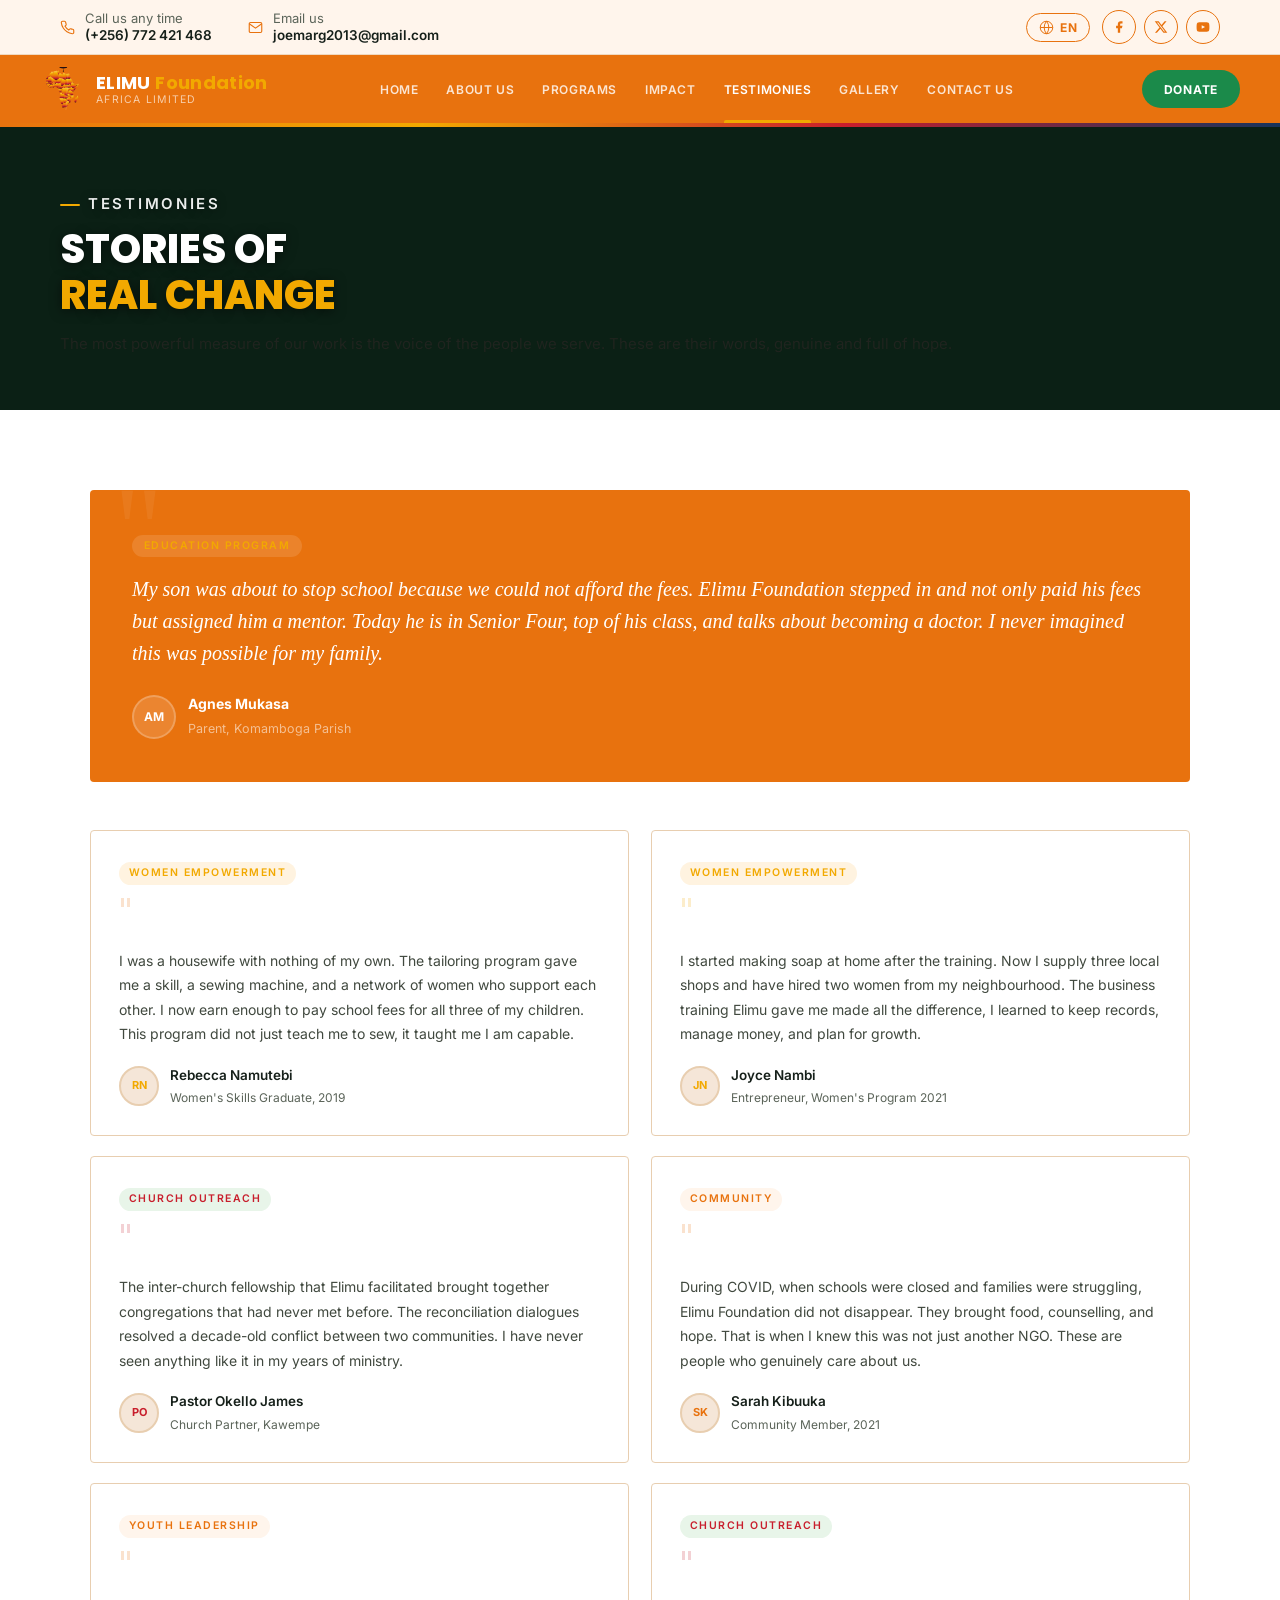
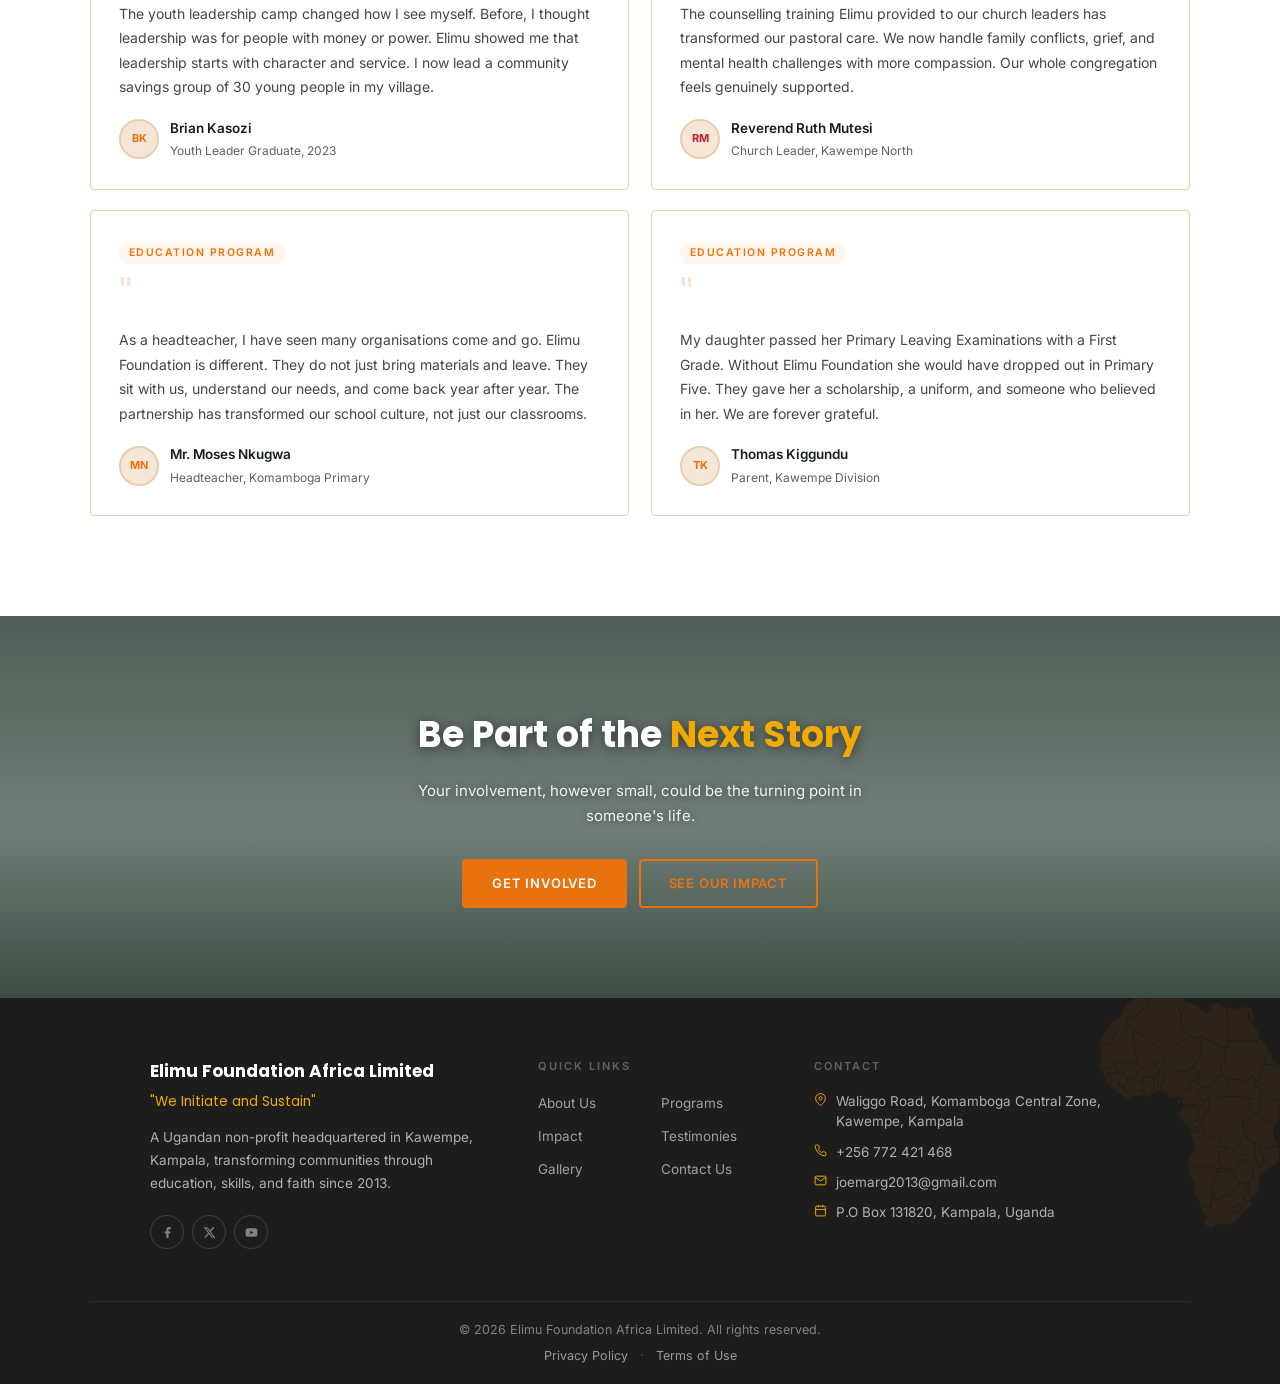
<file: testimonies.html>
<!DOCTYPE html>
<html lang="en">
<head>
  <meta charset="UTF-8">
  <meta name="viewport" content="width=device-width, initial-scale=1.0">
  <title>Testimonies | Elimu Foundation Africa Limited</title>
  <meta name="description" content="Read real stories of change from the children, women, and communities supported by Elimu Foundation Africa Limited.">
  <!-- TODO: replace example.org with your real live domain once the site is deployed -->
  <link rel="canonical" href="https://www.elimufoundationafrica.org/testimonies.html">
  <meta property="og:type" content="website">
  <meta property="og:site_name" content="Elimu Foundation Africa Limited">
  <meta property="og:title" content="Testimonies | Elimu Foundation Africa Limited">
  <meta property="og:description" content="Read real stories of change from the children, women, and communities supported by Elimu Foundation Africa Limited.">
  <meta property="og:image" content="https://images.pexels.com/photos/28102680/pexels-photo-28102680.jpeg?auto=compress&cs=tinysrgb&w=1200">
  <meta property="og:url" content="https://www.elimufoundationafrica.org/testimonies.html">
  <meta name="twitter:card" content="summary_large_image">
  <meta name="twitter:title" content="Testimonies | Elimu Foundation Africa Limited">
  <meta name="twitter:description" content="Read real stories of change from the children, women, and communities supported by Elimu Foundation Africa Limited.">
  <meta name="twitter:image" content="https://images.pexels.com/photos/28102680/pexels-photo-28102680.jpeg?auto=compress&cs=tinysrgb&w=1200">
  <link rel="icon" type="image/svg+xml" href="favicon.svg">
  <link rel="icon" type="image/png" sizes="32x32" href="favicon-32.png">
  <link rel="icon" type="image/png" sizes="16x16" href="favicon-16.png">
  <link rel="apple-touch-icon" href="apple-touch-icon.png">
  <link rel="shortcut icon" href="favicon.ico">
  <link rel="stylesheet" href="css/style.css">
</head>
<body>
<!-- top bar -->
<div class="topbar">
  <div class="topbar-left">
    <div class="topbar-item">
      <svg viewBox="0 0 24 24"><path d="M22 16.92v3a2 2 0 01-2.18 2 19.79 19.79 0 01-8.63-3.07 19.5 19.5 0 01-6-6 19.79 19.79 0 01-3.07-8.67A2 2 0 014.11 2h3a2 2 0 012 1.72 12.84 12.84 0 00.7 2.81 2 2 0 01-.45 2.11L8.09 9.91a16 16 0 006 6l1.27-1.27a2 2 0 012.11-.45 12.84 12.84 0 002.81.7A2 2 0 0122 16.92z"/></svg>
      <div class="info">
        <span data-i18n="topbar_call_label">Call us any time</span>
        <strong>(+256) 772 421 468</strong>
      </div>
    </div>
    <div class="topbar-item">
      <svg viewBox="0 0 24 24"><path d="M4 4h16c1.1 0 2 .9 2 2v12c0 1.1-.9 2-2 2H4c-1.1 0-2-.9-2-2V6c0-1.1.9-2 2-2z"/><polyline points="22,6 12,13 2,6"/></svg>
      <div class="info">
        <span data-i18n="topbar_email_label">Email us</span>
        <strong>joemarg2013@gmail.com</strong>
      </div>
    </div>
  </div>
  <div class="topbar-right">
    <div class="lang-switch" id="langSwitch">
      <button class="lang-btn" id="langBtn" aria-label="Change language">
        <svg viewBox="0 0 24 24"><circle cx="12" cy="12" r="10"/><line x1="2" y1="12" x2="22" y2="12"/><path d="M12 2a15.3 15.3 0 010 20 15.3 15.3 0 010-20z"/></svg>
        <span id="langBtnLabel">EN</span>
      </button>
      <div class="lang-menu" id="langMenu">
        <button data-lang="en">English</button>
        <button data-lang="sw">Kiswahili</button>
        <button data-lang="lg">Luganda</button>
        <button data-lang="fr">Français</button>
        <button data-lang="es">Español</button>
      </div>
    </div>
    <a href="#" class="social-btn" aria-label="Facebook"><svg viewBox="0 0 24 24"><path d="M18 2h-3a5 5 0 00-5 5v3H7v4h3v8h4v-8h3l1-4h-4V7a1 1 0 011-1h3z"/></svg></a>
    <a href="#" class="social-btn" aria-label="Twitter"><svg viewBox="0 0 24 24"><path d="M18.244 2.25h3.308l-7.227 8.26 8.502 11.24H16.17l-5.214-6.817L4.99 21.75H1.68l7.73-8.835L1.254 2.25H8.08l4.713 6.231zm-1.161 17.52h1.833L7.084 4.126H5.117z"/></svg></a>
    <a href="#" class="social-btn" aria-label="YouTube"><svg viewBox="0 0 24 24"><path d="M22.54 6.42a2.78 2.78 0 00-1.95-1.96C18.88 4 12 4 12 4s-6.88 0-8.59.46a2.78 2.78 0 00-1.95 1.96A29 29 0 001 12a29 29 0 00.46 5.58 2.78 2.78 0 001.95 1.96C5.12 20 12 20 12 20s6.88 0 8.59-.46a2.78 2.78 0 001.95-1.96A29 29 0 0023 12a29 29 0 00-.46-5.58zM9.75 15.02V8.98L15.5 12l-5.75 3.02z"/></svg></a>
  </div>
</div>

<!-- navbar -->
<div class="navbar">
  <div class="navbar-inner">
    <a href="index.html" class="site-logo">
      <svg viewBox="350 415 195 225" xmlns="http://www.w3.org/2000/svg" class="brand-logo-svg" role="img" aria-label="Elimu Foundation Africa Limited logo">
        <!-- Map data: Al MacDonald (original artwork), edited by Fritz Lekschas, CC BY-SA 3.0, github.com/flekschas/simple-world-map -->
        <defs>
          <linearGradient id="logoSunset" x1="0%" y1="0%" x2="0%" y2="100%">
            <stop offset="0%" stop-color="#F9C846"/>
            <stop offset="28%" stop-color="#F2A900"/>
            <stop offset="55%" stop-color="#E8720E"/>
            <stop offset="78%" stop-color="#C81E2C"/>
            <stop offset="100%" stop-color="#3A1418"/>
          </linearGradient>
        </defs>
        <g fill="url(#logoSunset)">
          <path id="_somaliland" d="M512.674,502.797l3.526,2.403l1.046-0.052l8.757-3.008l0.994,3.206l-0.701,2.706l-1.893,1.503l-4.729-0.302l-6.769-4.158L512.674,502.797L512.674,502.797z"/>
          <g id="ao">
              <path class="mainland" d="M437.366,547.461l2.948,11.003l-0.069,3.478l-4.313,4.633l-0.647,7.527l16.597,0.147l5.395,1.954l4.45-0.58l-2.594-3.251l0.01-9.282l5.101-0.217v-3.621l-4.142-0.172l-0.829-8.575l-1.746,0.024l-0.943-0.848l-1.027,0.054l-1.365,2.646h-5.255l-1.22-1.227l0.363-1.738l-1.436-2.101L437.366,547.461L437.366,547.461z"/>
              <path d="M435.577,544.453l1.504,1.953l1.945-1.842l-0.571-1.909l-0.483-0.035L435.577,544.453L435.577,544.453z"/>
          </g>
          <path id="bf" d="M404.493,493.496l3.146-0.25l5.16,7.295l-4.789,3.613l-3.466-0.892l-4.66,0.062l-0.752,2.73l-3.907,0.19l-1.071-1.461l1.385-4.442L404.493,493.496L404.493,493.496z"/>
          <path id="bi" d="M478.504,538.385l3.691-0.078l-0.959,3.232l-0.935,0.812h-1.142l-0.812-2.187L478.504,538.385L478.504,538.385z"/>
          <path id="bj" d="M411.512,515.288h1.833l0.104-5.204l2.315-3.363l-0.104-5.852l-2.102-0.052l-3.604,2.816l1.504,2.87L411.512,515.288L411.512,515.288z"/>
          <path id="bw" d="M454.56,594.589l1.858,0.57l-0.26,5.314l1.911,0.26l4.391-3.959l5.273,0.57l1.399-3.545l6.673-6.095l-8.013-9.223l-0.104-1.514l-0.883-0.26l-2.43,2.24l-6.31,0.154l-0.884,7.866l-2.479,0.57L454.56,594.589L454.56,594.589z"/>
          <path id="cd" d="M438.023,546.597l8.912-0.155l1.808,2.567l-0.069,1.893l0.665,0.605h4.426l1.271-2.499h1.808l0.734,0.742l2.479-0.069l0.735,8.714l4.287,0.139v0.675l11.521,5.195l0.536,1.012h2.411l-0.268-3.648l-4.356-2.092l0.269-2.766l1.876-4.392l4.287-0.139l-3.683-12.224l0.068-5.195l5.826-9.11l0.068-1.278l-0.874-0.477l0.035-2.472l-1.062-0.095l-1.072-1.366l-17.59-0.795l-3.226,3.138l-5.28-3.475l-1.858,1.141l-1.348,11.35l-3.337,2.575l-1.003,2.283l0.179,3.381l-6.017,4.918l-1.6-0.726l0.216,0.94L438.023,546.597L438.023,546.597z"/>
          <path id="cf" d="M443.452,519.229l4.028,4.356l1.59-2.057l2.532,0.104l0.544-2.006l2.49-1.556l5.169,3.562l2.982-2.956l11.574,0.51l-10.736-11.082l1.443-0.897l0.198-1.954l-2.438-1.149h-3.58l-5.766,5.715l-0.197,2.351l-4.573-0.146l-0.146,1.003l-2.982-0.305l-2.688,5.108L443.452,519.229L443.452,519.229z"/>
          <path id="cg" d="M439.424,526.551l-0.052,1.255l4.131,0.104l0.146,10.728l-3.777-0.104l-2.187-1.703l-1.693,0.951l-0.078,0.476l0.873,0.423l0.251,2.204l-2.334,2.006l0.501,1.057l2.585-2.006h1.244l0.396,1.2l1.644,0.7l5.271-4.46l-0.104-3.259l1.099-2.653l3.38-2.507l0.907-8.479l-2.402,0.009l-2.783,3.812L439.424,526.551L439.424,526.551z"/>
          <path id="ci" d="M388.484,521.562l3.697-2.617l4.6-0.806l4.693,1.013l-2.395-3.622l-0.701-2.213l0.701-6.544l-4.192,0.198l-1.9-1.814l-3.994,0.104l-1.901,0.304l0.198,4.425l-1.002,0.406l-1.203,2.215l3.095,3.62L388.484,521.562L388.484,521.562z"/>
          <path id="cm" d="M428.031,519.428l2.783,2.561l-0.199,3.959l15.266-0.354l1.245-1.399l-4.375-4.711l-0.648-1.703l2.784-5.212l-1.893-3.458l-1.591-0.855v-1.755l1.841-1.202l0.104-5.463l-1.46-0.164l-0.024,2.87l-6.414,11.972l-3.925,0.199l-2.688,1.85L428.031,519.428L428.031,519.428z"/>
          <path id="dj" d="M508.991,499.771l-0.493,2.903l3.424-0.052l0.052-4.271l-1.253-0.77L508.991,499.771L508.991,499.771z"/>
          <path id="dz" d="M424.625,435.764l-3.526-1.186l-14.677,2.758l-3.198,2.429l1.953,10.088l-5.835,0.233l-3.509,5.646l-8.359,2.005l0.025,4.105l27.532,21.048l4.692,0.398l15.654-12.231l-1.565-1.971l-2.938-0.398l-1.764-2.955V453.5l-1.177-1.184l0.199-3.155l-3.13-3.155l-0.389-3.354l1.366-0.986l-0.59-3.553L424.625,435.764L424.625,435.764z"/>
          <path id="eg" d="M466.16,449.222l2.308,0.062l4.495,1.244l2.135,0.061l2.646-2.213h1.234l2.249,1.245h2.845l0.51-0.035l1.798,5.17l0.51,1.668l0.477,2.498l-0.85,0.622l-1.461-0.734l-1.686-5.498l-1.521-0.111l-0.111,1.867l1.012,3.232l8.1,10.027l0.173,4.305l-2.359,2.723l-22.163-0.251L466.16,449.222L466.16,449.222z"/>
          <path id="er" d="M496.224,493.859l-0.216-5.093l3.423-3.992l0.926,0.709l1.686,5.637l8.091,6.023l-1.47,1.808l-5.922-5.091L496.224,493.859L496.224,493.859z"/>
          <path id="et" d="M489.982,508.606l6.292-14.005l6.25,0.035l5.541,4.814l-0.39,3.968h4.296l0.44,2.386l6.95,4.157l4.286,0.217l-8.15,8.756l-11.194,3.449h-2.773l-4.944-4.219l-1.953-0.82l-3.786-5.576l-2.499,0.035l-0.294-2.559L489.982,508.606L489.982,508.606z"/>
          <path id="ga" d="M435.438,526.646l-0.104,2.151l-4.875-0.104l-2.982,5.766l7.012,7.667l1.736-1.453l-0.052-1.503l-1.192-0.554v-1.057l2.688-1.701l2.387,1.807l2.638,0.052l-0.054-9.067l-4.176-0.196l-0.052-1.903L435.438,526.646L435.438,526.646z"/>
          <path id="gh" d="M399.091,513.179l0.968,2.273l2.524,3.959l1.4-0.052l3.819-2.171l-0.268-12.354l-2.957-0.864l-4.141,0.112L399.091,513.179L399.091,513.179z"/>
          <path id="gm" d="M366.719,497.006l-0.111,0.959l5.98-0.086l0.304-0.891l-0.13-0.898l-1.721,0.7L366.719,497.006L366.719,497.006z"/>
          <path id="gn" d="M369.77,505.304l2.629,4.046l3.423-2.974l3.511-0.155l2.922,3.881l2.48,1.635l0.933-1.816l0.83-0.466l-0.061-3.993l-1.65-4.737l-5.065,0.562l-6.267-0.501l-0.034,1.606L369.77,505.304L369.77,505.304z"/>
          <g id="gq">
              <path d="M427.184,522.134l-0.396,1.703l1.191,0.648l1.143-0.855l-0.397-1.755L427.184,522.134L427.184,522.134z"/>
              <path d="M430.771,526.697l-0.054,1.202l3.924,0.198l-0.052-1.356L430.771,526.697L430.771,526.697z"/>
          </g>
          <path id="gw" d="M368.196,502.356l1.211,2.395l3.396-2.922l0.035-0.899l-4.003-0.579L368.196,502.356L368.196,502.356z"/>
          <path id="ke" d="M491.142,521.365l2.3,4.484l-2.759,5.783l-0.361,1.754l13.77,8.516l4.271-6.708l-2.161-1.754l-0.043-8.835l2.705-2.956l-4.313,1.435l-3.259,0.044l-5.1-4.305l-1.608-0.692l-2.98,0.276l-0.526,0.883L491.142,521.365L491.142,521.365z"/>
          <path id="lr" d="M378.198,515.027l9.491,6.345l-0.227-4.805l-2.869-3.38l-2.801-2.481L378.198,515.027L378.198,515.027z"/>
          <path id="ls" d="M470.896,606.829l2.637-2.032l1.245,0.053l1.503,1.875l-0.155,1.877l-2.533,0.934v0.728l-2.792-0.156l-0.674-2.031L470.896,606.829L470.896,606.829z"/>
          <path id="ly" d="M429.958,453.518l1.35-0.225l0.397-3.112h0.674l2.758-4.528l6.804,1.979l1.856,2.887l6.69,3.062l3.482-1.47l-0.338-1.471l-1.521-1.469l0.173-1.021l2.473-2.093h4.894l1.856,2.489l3.934,0.57l0.511,31.889l-2.922-0.112l-17.651-9.181l-1.91,1.081l-7.253-1.814l-1.971-2.603l-2.87-0.397l-1.458-2.603L429.958,453.518L429.958,453.518z"/>
          <path id="ma" d="M402.505,439.903h-9.982l-1.954,4.339l-4.504,2.17l-3.719,10.062l-7.243,4.341l-10.174,16.761l9.983-0.199l0.389-4.927h2.541v-6.708h8.81l0.196-8.679l8.42-1.972l3.526-5.723l5.48-0.198L402.505,439.903L402.505,439.903z"/>
          <path id="mg" d="M526.988,561.474l-1.842,4.374l-3.154,5.566l-5.523,0.396l-2.369,2.783l0.397,8.488l-3.423,3.977l0.396,6.761l2.897,3.311l3.423-0.396l3.423-2.524l-0.787-3.977l7.894-13.657l-1.582-1.72l1.582-3.312l1.711,0.526l0.526-1.322l-1.582-6.76l-0.924-2.784L526.988,561.474L526.988,561.474z"/>
          <path id="ml" d="M377.584,494.845l2.662-1.823l14.799-0.087l-3.423-23.806l3.907-0.112l18.903,14.428l2.541,0.362l-0.959,8.021l-11.886,1.08l-9.171,6.847l-1.669,4.686l-6.37,0.269l-1.625-4.677l-4.884,0.346l0.189-1.53L377.584,494.845L377.584,494.845z"/>
          <path id="mr" d="M364.998,478.266l1.885,2.463l-0.389,10.65l2.74-1.972l1.952-0.397l2.741,0.985l3.128,4.34l2.939-1.971l14.288-0.199l-3.526-23.866l3.786-0.018l-7.054-5.402l0.009,3.51l-8.93,0.01l-0.043,6.698l-2.567-0.009l-0.328,4.944L364.998,478.266L364.998,478.266z"/>
          <path id="mw" d="M487.968,567.074l2.689,2.81l-0.053,3.597l0.52,1.514l3.57-3.855l-0.414-4.899l-1.912-1.46l-1.701-8.603l-2.949-0.104l1.34,6.196L487.968,567.074L487.968,567.074z"/>
          <path id="mz" d="M482.791,596.359l2.326,1.928l5.479-3.335l0.881-4.953v-8.178l8.791-7.191l1.506,0.053l5.322-5.107l-0.828-10.529l-13.81,1.743l0.519,3.338l2.02,1.757l0.57,5.731l-4.756,4.642l-1.141-2.603l0.207-3.44l-2.74-2.973l-6.725,3.13l6.258,3.182l0.209,9.274l-4.141,6.146L482.791,596.359L482.791,596.359z"/>
          <path id="na" d="M444.221,603.863l2.897,0.208l1.702,1.72l4.037,0.052l0.984-11.462v-7.503l2.585-0.52l0.986-7.867l6.569-0.206l2.323-1.927l-3.933-0.156l-5.325,0.726l-5.739-2.082h-16.13l0.415,4.58l5.376,7.918l-0.934,4.062l0.053,2.136L444.221,603.863L444.221,603.863z"/>
          <path id="ne" d="M413.396,500.17l2.204-0.053l1.988-2.981l3.336-0.597l3.553,2.17l7.58,0.216l5.861-2.386l2.204-1.894l0.164-2.489l4.088-4.123l1.08-9.104l-2.688-5.636l-6.88-1.677l-15.923,12.413l-2.256-0.217l-0.969,8.617l-8.124,0.813L413.396,500.17L413.396,500.17z"/>
          <path id="ng" d="M413.984,515.185l3.389,0.164l4.088,4.557l1.987,0.544l1.558-0.761l2.367-0.328l0.805-3.303l3.225-2.117l3.492-0.163l6.396-11.766l-0.104-2.653l-2.955-2.273l-5.913,2.603l-7.909-0.111l-3.77-2.386l-2.688,0.596l-1.4,2.438l-0.104,6.88l-2.256,3.198L413.984,515.185L413.984,515.185z"/>
          <path id="rw" d="M479.896,532.931l2.429,2.238l-0.104,2.396l-3.769,0.077v-2.646L479.896,532.931L479.896,532.931z"/>
          <path id="sd" d="M466.144,505.035l-2.55-1.504l-2.325-4.59l0.13-4.271l3.224-2.772l0,0l0.155-10.228l2.127,0.062l-0.242-5.68l22.302,0.198l3.189-3.215l6.881,11.004l-3.77,4.442v6.785l-4.599,9.891l-1.04,2.3l-3.709-5.316l-2.708,3.441l-3.059,0.834l-9.941-1l-4.333,1.541L466.144,505.035z"/>
          <path id="sl" d="M372.804,509.79l4.884,4.72l3.483-4.227l-2.179-3.415l-3,0.303L372.804,509.79L372.804,509.79z"/>
          <path id="sn" d="M372.424,498.771l-5.792-0.141l0,0l1.072,2.603l0.596-1.607l7.271,0.761l0.806-0.028l3.405,0.12l0.121-1.504l-3.111-3.733l-3.467-4.693l-2.152-0.898l-1.661,0.424l0,0l-3.405,2.472l-0.776,1.384l-0.242,1.383l1.253,0.899l4.185-0.061l2.688-0.728l0.303,1.322l-0.241,1.746L372.424,498.771z"/>
          <path id="so" d="M526.703,501.941l3.777-1.452l1.34,0.804l-0.147,3.354l-3.482,9.923l-18.854,20.19l-2.187-1.503l-0.147-8.521l2.835-3.26l6.018-1.857l8.824-9.318l2.31-2.058l0.647-3.008L526.703,501.941L526.703,501.941z"/>
          <path id="ss" d="M489.336,508.019l-2.04,0.898l0.647,3.553h2.542l3.448,5.004l-2.767,0.354l-0.709,1.288l-0.069,1.857l-8.298-0.146l-0.848-1.288l-5.8-0.328l-10.649-10.962l1.063-0.64l4.517-1.364l9.897,0.754l3.366-0.754l2.235-2.996L489.336,508.019z"/>
          <path id="sz" d="M482.531,596.983l-2.169,0.361l-0.935,2.552l1.659,1.513h2.015l1.702-2.446L482.531,596.983L482.531,596.983z"/>
          <path id="td" d="M440.971,494.983l0.112-2.552l4.098-3.983l1.099-9.785l-2.731-5.221l1.911-0.979l18.498,9.639l-0.113,9.456l-3.259,2.775v4.875l2.136,4.132h-3.77l-6.24,6.173l-0.165,1.867l-4.605-0.061l-0.061,0.846l-2.628-0.345l-1.798-3.397l-1.351-0.666l0.174-1.037l1.693-1.297v-6.066l-2.343-0.363l-2.826-2.102L440.971,494.983L440.971,494.983L440.971,494.983z"/>
          <path id="tg" d="M408.495,516.81l2.316-1.356l-0.053-8.946l-1.504-2.438l-0.967,0.812L408.495,516.81L408.495,516.81z"/>
          <path id="tn" d="M425.516,435.624l4.78-1.927l1.572,1.02l0.061,1.244l-0.734,0.959l0.111,1.703l0.735,0.396v3.061l-0.847,1.418l0.111,0.908l3.207,1.132l-2.584,4.02l-1.012-0.061l-0.173,3.232l-1.124,0.174l-0.959-0.849l0.225-3.284l-3.146-3.061l-0.397-2.662l1.521-1.192L425.516,435.624L425.516,435.624z"/>
          <path id="tz" d="M492.22,560.017l13.797-1.69l-3.395-6.569l-0.182-6.292l1.098-3.009l-14.367-9.023l-4.502,0.743l-1.564,1.158l-0.139,2.637l-1.012,3.656l-1.055,1.253l-1.514,0.141l2.809,9.418l4.816,2.838l4.195,0.1L492.22,560.017z"/>
          <path id="ug" d="M480.311,532.23l2.619,2.454l1.643-1.045l4.442-0.728l0.762,0.079l0.284-1.688l2.508-5.272l-2.109-4.392l-6.837,0.044l-0.043,1.808l0.917,0.882l-0.139,1.807L480.311,532.23L480.311,532.23z"/>
          <path id="za" d="M476.731,588.02l-6.829,6.311l-1.625,3.898l-5.411-0.674l-4.503,4.002l-2.991-0.294l0.241-5.531l-1.062-0.372l-0.743,11.314l-5.308-0.052l-1.6-1.886l-2.344-0.024l2.137,6.129l3.812,3.604l-2.723,3.172l1.764,3.977l4.08,1.558l3.25-2.767l9.311,0.053l0.667-0.83l4.132-0.728l13.978-13.917l-0.053-4.382l-1.495,1.937h-2.238l-2.723-2.282l1.383-3.44l2.378-0.482l-0.217-7.071L476.731,588.02L476.731,588.02z M473.455,604.011l1.306-0.052l2.118,2.299l-0.061,2.662l-2.481,1.253l-0.155,0.883l-3.785,0.043l-1.186-2.853l1.081-2.092L473.455,604.011L473.455,604.011z"/>
          <path id="zm" d="M459.78,571.656l2.739,3.802l4.244,0.261l1.504,0.829l4.443,0.053l3.829-5.367l10.702-4.789l0.934-4.219l-1.244-6.043l-5.584-3.181l-3.727,0.26l-1.857,4.114l0.053,1.876l4.391,2.136l0.26,4.642l-3.775,0.208l-0.935-1.564l-10.495-4.479l-0.311,3.44l-4.962,0.155L459.78,571.656L459.78,571.656z"/>
          <path id="zw" d="M468.52,578.226l7.755,8.757l5.946,1.513l3.984-6.248l-0.312-8.281l-6.465-3.337l-2.431,1.098l-3.62,5.524l-5.014-0.053L468.52,578.226L468.52,578.226z"/>
        </g>
        <!-- root / river line -->
        <path d="M478,452 C 472,478 483,504 474,530 C 467,553 480,575 471,600 C 466,613 472,622 468,632"
          stroke="#fff" stroke-width="1.6" fill="none" opacity="0.4" stroke-linecap="round"/>
        <!-- acacia tree silhouette -->
        <g transform="translate(432,405) scale(1.05)" fill="#241012">
          <path d="M19,34 L21,14 L23,34 Z"/>
          <ellipse cx="21" cy="9" rx="19" ry="7.5"/>
          <ellipse cx="10" cy="5" rx="10" ry="4.6"/>
          <ellipse cx="33" cy="6" rx="9" ry="4.2"/>
        </g>
      </svg>
      <div class="logo-text">
        <span class="logo-name">ELIMU <span class="accent">Foundation</span></span>
        <span class="logo-sub">Africa Limited</span>
      </div>
    </a>
    <nav>
      <button class="hamburger" id="navToggle" aria-label="Menu">
        <span></span><span></span><span></span>
      </button>
      <ul id="navList">
        <li><a href="index.html" data-i18n="nav_home">Home</a></li>
        <li><a href="about.html" data-i18n="nav_about">About Us</a></li>
        <li><a href="programs.html" data-i18n="nav_programs">Programs</a></li>
        <li><a href="impact.html" data-i18n="nav_impact">Impact</a></li>
        <li><a href="testimonies.html" data-i18n="nav_testimonies">Testimonies</a></li>
        <li><a href="gallery.html" data-i18n="nav_gallery">Gallery</a></li>
        <li><a href="contact.html" data-i18n="nav_contact">Contact Us</a></li>
      </ul>
    </nav>
    <a href="contact.html" class="nav-donate-btn" data-i18n="nav_donate">Donate</a>
  </div>
</div>
<section class="page-hero fade-scroll-bg" data-fade-target=".page-hero-bg-slides">
  <div class="page-hero-bg-slides">
    <div class="page-hero-bg-slide active" style="background-image:url('https://images.pexels.com/photos/28102680/pexels-photo-28102680.jpeg?auto=compress&cs=tinysrgb&w=1600')"></div>
    <div class="page-hero-bg-slide" style="background-image:url('https://images.pexels.com/photos/33749805/pexels-photo-33749805.jpeg?auto=compress&cs=tinysrgb&w=1600')"></div>
    <div class="page-hero-bg-slide" style="background-image:url('https://images.pexels.com/photos/33763179/pexels-photo-33763179.jpeg?auto=compress&cs=tinysrgb&w=1600')"></div>
  </div>
  <div class="page-hero-overlay"></div>
  <div class="page-hero-inner">
    <p class="section-tag">Testimonies</p>
    <h1>Stories of<br/><em>Real Change</em></h1>
    <div class="hero-rotating-text">
      <span class="active">The most powerful measure of our work is the voice of the people we serve. These are their words, genuine and full of hope.</span>
      <span>We could tell you what we do. It means more coming from the people living it.</span>
      <span>Real names, real families, real change, read their stories in their own words.</span>
    </div>
  </div>
</section>

<section class="section white">
  <div class="container">

    <div style="background:#E8720E;border-radius:4px;padding:42px;margin-bottom:32px;position:relative;overflow:hidden">
      <span style="position:absolute;top:-20px;left:24px;font-family:'Playfair Display',serif;font-size:120px;color:rgba(255,255,255,0.06);line-height:1;pointer-events:none">"</span>
      <div style="position:relative">
        <span style="display:inline-block;font-size:10.5px;font-weight:600;letter-spacing:0.14em;text-transform:uppercase;color:#F2A900;background:rgba(255,255,255,0.12);padding:3px 12px;border-radius:20px;margin-bottom:16px">Education Program</span>
        <p style="font-family:'Playfair Display',serif;font-size:20px;font-style:italic;color:#fff;line-height:1.6;margin-bottom:24px">My son was about to stop school because we could not afford the fees. Elimu Foundation stepped in and not only paid his fees but assigned him a mentor. Today he is in Senior Four, top of his class, and talks about becoming a doctor. I never imagined this was possible for my family.</p>
        <div style="display:flex;align-items:center;gap:12px">
          <div style="width:44px;height:44px;border-radius:50%;background:rgba(255,255,255,0.14);border:2px solid rgba(255,255,255,0.22);display:flex;align-items:center;justify-content:center;font-size:12px;font-weight:700;color:#fff;flex-shrink:0">AM</div>
          <div><strong style="display:block;color:#fff;font-size:14px">Agnes Mukasa</strong><span style="color:rgba(255,255,255,0.55);font-size:12.5px">Parent, Komamboga Parish</span></div>
        </div>
      </div>
    </div>

    <div class="testimonies-masonry">
      <div class="test-card">
        <span class="cat-tag" style="color:#F2A900;background:#fff3e0">Women Empowerment</span>
        <div class="quote-mark">"</div>
        <p>I was a housewife with nothing of my own. The tailoring program gave me a skill, a sewing machine, and a network of women who support each other. I now earn enough to pay school fees for all three of my children. This program did not just teach me to sew, it taught me I am capable.</p>
        <div class="testimony-author"><div class="t-avatar" style="color:#F2A900">RN</div><div><span class="t-name">Rebecca Namutebi</span><span class="t-role">Women's Skills Graduate, 2019</span></div></div>
      </div>
      <div class="test-card">
        <span class="cat-tag" style="color:#C81E2C;background:#e8f5e9">Church Outreach</span>
        <div class="quote-mark" style="color:#C81E2C">"</div>
        <p>The inter-church fellowship that Elimu facilitated brought together congregations that had never met before. The reconciliation dialogues resolved a decade-old conflict between two communities. I have never seen anything like it in my years of ministry.</p>
        <div class="testimony-author"><div class="t-avatar" style="color:#C81E2C">PO</div><div><span class="t-name">Pastor Okello James</span><span class="t-role">Church Partner, Kawempe</span></div></div>
      </div>
      <div class="test-card">
        <span class="cat-tag">Youth Leadership</span>
        <div class="quote-mark">"</div>
        <p>The youth leadership camp changed how I see myself. Before, I thought leadership was for people with money or power. Elimu showed me that leadership starts with character and service. I now lead a community savings group of 30 young people in my village.</p>
        <div class="testimony-author"><div class="t-avatar">BK</div><div><span class="t-name">Brian Kasozi</span><span class="t-role">Youth Leader Graduate, 2023</span></div></div>
      </div>
      <div class="test-card">
        <span class="cat-tag">Education Program</span>
        <div class="quote-mark">"</div>
        <p>As a headteacher, I have seen many organisations come and go. Elimu Foundation is different. They do not just bring materials and leave. They sit with us, understand our needs, and come back year after year. The partnership has transformed our school culture, not just our classrooms.</p>
        <div class="testimony-author"><div class="t-avatar">MN</div><div><span class="t-name">Mr. Moses Nkugwa</span><span class="t-role">Headteacher, Komamboga Primary</span></div></div>
      </div>
      <div class="test-card">
        <span class="cat-tag" style="color:#F2A900;background:#fff3e0">Women Empowerment</span>
        <div class="quote-mark" style="color:#F2A900">"</div>
        <p>I started making soap at home after the training. Now I supply three local shops and have hired two women from my neighbourhood. The business training Elimu gave me made all the difference, I learned to keep records, manage money, and plan for growth.</p>
        <div class="testimony-author"><div class="t-avatar" style="color:#F2A900">JN</div><div><span class="t-name">Joyce Nambi</span><span class="t-role">Entrepreneur, Women's Program 2021</span></div></div>
      </div>
      <div class="test-card">
        <span class="cat-tag">Community</span>
        <div class="quote-mark">"</div>
        <p>During COVID, when schools were closed and families were struggling, Elimu Foundation did not disappear. They brought food, counselling, and hope. That is when I knew this was not just another NGO. These are people who genuinely care about us.</p>
        <div class="testimony-author"><div class="t-avatar">SK</div><div><span class="t-name">Sarah Kibuuka</span><span class="t-role">Community Member, 2021</span></div></div>
      </div>
      <div class="test-card">
        <span class="cat-tag" style="color:#C81E2C;background:#e8f5e9">Church Outreach</span>
        <div class="quote-mark" style="color:#C81E2C">"</div>
        <p>The counselling training Elimu provided to our church leaders has transformed our pastoral care. We now handle family conflicts, grief, and mental health challenges with more compassion. Our whole congregation feels genuinely supported.</p>
        <div class="testimony-author"><div class="t-avatar" style="color:#C81E2C">RM</div><div><span class="t-name">Reverend Ruth Mutesi</span><span class="t-role">Church Leader, Kawempe North</span></div></div>
      </div>
      <div class="test-card">
        <span class="cat-tag">Education Program</span>
        <div class="quote-mark">"</div>
        <p>My daughter passed her Primary Leaving Examinations with a First Grade. Without Elimu Foundation she would have dropped out in Primary Five. They gave her a scholarship, a uniform, and someone who believed in her. We are forever grateful.</p>
        <div class="testimony-author"><div class="t-avatar">TK</div><div><span class="t-name">Thomas Kiggundu</span><span class="t-role">Parent, Kawempe Division</span></div></div>
      </div>
    </div>
  </div>
</section>
<div class="cta-band fade-scroll-bg" data-fade-target=".cta-band-bg">
  <div class="cta-band-bg" style="background-image:url('https://images.pexels.com/photos/33749805/pexels-photo-33749805.jpeg?auto=compress&cs=tinysrgb&w=1800')"></div>
  <div class="cta-band-overlay"></div>
  <div class="cta-band-inner">
  <h2>Be Part of the <em>Next Story</em></h2>
  <p>Your involvement, however small, could be the turning point in someone's life.</p>
  <div class="btn-group">
    <a href="contact.html" class="btn btn-orange">Get Involved</a>
    <a href="impact.html" class="btn btn-outline-orange">See Our Impact</a>
  </div>
  </div>
</div>

<!-- footer -->
<footer class="footer">
  <div class="footer-map-strip">
    <svg viewBox="358 426 181 205" class="footer-africa-mini" fill="#E8720E" opacity="0.16" aria-hidden="true">
      <path id="_somaliland" d="M512.674,502.797l3.526,2.403l1.046-0.052l8.757-3.008l0.994,3.206l-0.701,2.706l-1.893,1.503l-4.729-0.302l-6.769-4.158L512.674,502.797L512.674,502.797z"/>
      <g id="ao">
        <path class="mainland" d="M437.366,547.461l2.948,11.003l-0.069,3.478l-4.313,4.633l-0.647,7.527l16.597,0.147l5.395,1.954l4.45-0.58l-2.594-3.251l0.01-9.282l5.101-0.217v-3.621l-4.142-0.172l-0.829-8.575l-1.746,0.024l-0.943-0.848l-1.027,0.054l-1.365,2.646h-5.255l-1.22-1.227l0.363-1.738l-1.436-2.101L437.366,547.461L437.366,547.461z"/>
        <path d="M435.577,544.453l1.504,1.953l1.945-1.842l-0.571-1.909l-0.483-0.035L435.577,544.453L435.577,544.453z"/>
    </g>
      <path id="bf" d="M404.493,493.496l3.146-0.25l5.16,7.295l-4.789,3.613l-3.466-0.892l-4.66,0.062l-0.752,2.73l-3.907,0.19l-1.071-1.461l1.385-4.442L404.493,493.496L404.493,493.496z"/>
      <path id="bi" d="M478.504,538.385l3.691-0.078l-0.959,3.232l-0.935,0.812h-1.142l-0.812-2.187L478.504,538.385L478.504,538.385z"/>
      <path id="bj" d="M411.512,515.288h1.833l0.104-5.204l2.315-3.363l-0.104-5.852l-2.102-0.052l-3.604,2.816l1.504,2.87L411.512,515.288L411.512,515.288z"/>
      <path id="bw" d="M454.56,594.589l1.858,0.57l-0.26,5.314l1.911,0.26l4.391-3.959l5.273,0.57l1.399-3.545l6.673-6.095l-8.013-9.223l-0.104-1.514l-0.883-0.26l-2.43,2.24l-6.31,0.154l-0.884,7.866l-2.479,0.57L454.56,594.589L454.56,594.589z"/>
      <path id="cd" d="M438.023,546.597l8.912-0.155l1.808,2.567l-0.069,1.893l0.665,0.605h4.426l1.271-2.499h1.808l0.734,0.742l2.479-0.069l0.735,8.714l4.287,0.139v0.675l11.521,5.195l0.536,1.012h2.411l-0.268-3.648l-4.356-2.092l0.269-2.766l1.876-4.392l4.287-0.139l-3.683-12.224l0.068-5.195l5.826-9.11l0.068-1.278l-0.874-0.477l0.035-2.472l-1.062-0.095l-1.072-1.366l-17.59-0.795l-3.226,3.138l-5.28-3.475l-1.858,1.141l-1.348,11.35l-3.337,2.575l-1.003,2.283l0.179,3.381l-6.017,4.918l-1.6-0.726l0.216,0.94L438.023,546.597L438.023,546.597z"/>
      <path id="cf" d="M443.452,519.229l4.028,4.356l1.59-2.057l2.532,0.104l0.544-2.006l2.49-1.556l5.169,3.562l2.982-2.956l11.574,0.51l-10.736-11.082l1.443-0.897l0.198-1.954l-2.438-1.149h-3.58l-5.766,5.715l-0.197,2.351l-4.573-0.146l-0.146,1.003l-2.982-0.305l-2.688,5.108L443.452,519.229L443.452,519.229z"/>
      <path id="cg" d="M439.424,526.551l-0.052,1.255l4.131,0.104l0.146,10.728l-3.777-0.104l-2.187-1.703l-1.693,0.951l-0.078,0.476l0.873,0.423l0.251,2.204l-2.334,2.006l0.501,1.057l2.585-2.006h1.244l0.396,1.2l1.644,0.7l5.271-4.46l-0.104-3.259l1.099-2.653l3.38-2.507l0.907-8.479l-2.402,0.009l-2.783,3.812L439.424,526.551L439.424,526.551z"/>
      <path id="ci" d="M388.484,521.562l3.697-2.617l4.6-0.806l4.693,1.013l-2.395-3.622l-0.701-2.213l0.701-6.544l-4.192,0.198l-1.9-1.814l-3.994,0.104l-1.901,0.304l0.198,4.425l-1.002,0.406l-1.203,2.215l3.095,3.62L388.484,521.562L388.484,521.562z"/>
      <path id="cm" d="M428.031,519.428l2.783,2.561l-0.199,3.959l15.266-0.354l1.245-1.399l-4.375-4.711l-0.648-1.703l2.784-5.212l-1.893-3.458l-1.591-0.855v-1.755l1.841-1.202l0.104-5.463l-1.46-0.164l-0.024,2.87l-6.414,11.972l-3.925,0.199l-2.688,1.85L428.031,519.428L428.031,519.428z"/>
      <path id="dj" d="M508.991,499.771l-0.493,2.903l3.424-0.052l0.052-4.271l-1.253-0.77L508.991,499.771L508.991,499.771z"/>
      <path id="dz" d="M424.625,435.764l-3.526-1.186l-14.677,2.758l-3.198,2.429l1.953,10.088l-5.835,0.233l-3.509,5.646l-8.359,2.005l0.025,4.105l27.532,21.048l4.692,0.398l15.654-12.231l-1.565-1.971l-2.938-0.398l-1.764-2.955V453.5l-1.177-1.184l0.199-3.155l-3.13-3.155l-0.389-3.354l1.366-0.986l-0.59-3.553L424.625,435.764L424.625,435.764z"/>
      <path id="eg" d="M466.16,449.222l2.308,0.062l4.495,1.244l2.135,0.061l2.646-2.213h1.234l2.249,1.245h2.845l0.51-0.035l1.798,5.17l0.51,1.668l0.477,2.498l-0.85,0.622l-1.461-0.734l-1.686-5.498l-1.521-0.111l-0.111,1.867l1.012,3.232l8.1,10.027l0.173,4.305l-2.359,2.723l-22.163-0.251L466.16,449.222L466.16,449.222z"/>
      <path id="er" d="M496.224,493.859l-0.216-5.093l3.423-3.992l0.926,0.709l1.686,5.637l8.091,6.023l-1.47,1.808l-5.922-5.091L496.224,493.859L496.224,493.859z"/>
      <path id="et" d="M489.982,508.606l6.292-14.005l6.25,0.035l5.541,4.814l-0.39,3.968h4.296l0.44,2.386l6.95,4.157l4.286,0.217l-8.15,8.756l-11.194,3.449h-2.773l-4.944-4.219l-1.953-0.82l-3.786-5.576l-2.499,0.035l-0.294-2.559L489.982,508.606L489.982,508.606z"/>
      <path id="ga" d="M435.438,526.646l-0.104,2.151l-4.875-0.104l-2.982,5.766l7.012,7.667l1.736-1.453l-0.052-1.503l-1.192-0.554v-1.057l2.688-1.701l2.387,1.807l2.638,0.052l-0.054-9.067l-4.176-0.196l-0.052-1.903L435.438,526.646L435.438,526.646z"/>
      <path id="gh" d="M399.091,513.179l0.968,2.273l2.524,3.959l1.4-0.052l3.819-2.171l-0.268-12.354l-2.957-0.864l-4.141,0.112L399.091,513.179L399.091,513.179z"/>
      <path id="gm" d="M366.719,497.006l-0.111,0.959l5.98-0.086l0.304-0.891l-0.13-0.898l-1.721,0.7L366.719,497.006L366.719,497.006z"/>
      <path id="gn" d="M369.77,505.304l2.629,4.046l3.423-2.974l3.511-0.155l2.922,3.881l2.48,1.635l0.933-1.816l0.83-0.466l-0.061-3.993l-1.65-4.737l-5.065,0.562l-6.267-0.501l-0.034,1.606L369.77,505.304L369.77,505.304z"/>
      <g id="gq">
        <path d="M427.184,522.134l-0.396,1.703l1.191,0.648l1.143-0.855l-0.397-1.755L427.184,522.134L427.184,522.134z"/>
        <path d="M430.771,526.697l-0.054,1.202l3.924,0.198l-0.052-1.356L430.771,526.697L430.771,526.697z"/>
    </g>
      <path id="gw" d="M368.196,502.356l1.211,2.395l3.396-2.922l0.035-0.899l-4.003-0.579L368.196,502.356L368.196,502.356z"/>
      <path id="ke" d="M491.142,521.365l2.3,4.484l-2.759,5.783l-0.361,1.754l13.77,8.516l4.271-6.708l-2.161-1.754l-0.043-8.835l2.705-2.956l-4.313,1.435l-3.259,0.044l-5.1-4.305l-1.608-0.692l-2.98,0.276l-0.526,0.883L491.142,521.365L491.142,521.365z"/>
      <path id="lr" d="M378.198,515.027l9.491,6.345l-0.227-4.805l-2.869-3.38l-2.801-2.481L378.198,515.027L378.198,515.027z"/>
      <path id="ls" d="M470.896,606.829l2.637-2.032l1.245,0.053l1.503,1.875l-0.155,1.877l-2.533,0.934v0.728l-2.792-0.156l-0.674-2.031L470.896,606.829L470.896,606.829z"/>
      <path id="ly" d="M429.958,453.518l1.35-0.225l0.397-3.112h0.674l2.758-4.528l6.804,1.979l1.856,2.887l6.69,3.062l3.482-1.47l-0.338-1.471l-1.521-1.469l0.173-1.021l2.473-2.093h4.894l1.856,2.489l3.934,0.57l0.511,31.889l-2.922-0.112l-17.651-9.181l-1.91,1.081l-7.253-1.814l-1.971-2.603l-2.87-0.397l-1.458-2.603L429.958,453.518L429.958,453.518z"/>
      <path id="ma" d="M402.505,439.903h-9.982l-1.954,4.339l-4.504,2.17l-3.719,10.062l-7.243,4.341l-10.174,16.761l9.983-0.199l0.389-4.927h2.541v-6.708h8.81l0.196-8.679l8.42-1.972l3.526-5.723l5.48-0.198L402.505,439.903L402.505,439.903z"/>
      <path id="mg" d="M526.988,561.474l-1.842,4.374l-3.154,5.566l-5.523,0.396l-2.369,2.783l0.397,8.488l-3.423,3.977l0.396,6.761l2.897,3.311l3.423-0.396l3.423-2.524l-0.787-3.977l7.894-13.657l-1.582-1.72l1.582-3.312l1.711,0.526l0.526-1.322l-1.582-6.76l-0.924-2.784L526.988,561.474L526.988,561.474z"/>
      <path id="ml" d="M377.584,494.845l2.662-1.823l14.799-0.087l-3.423-23.806l3.907-0.112l18.903,14.428l2.541,0.362l-0.959,8.021l-11.886,1.08l-9.171,6.847l-1.669,4.686l-6.37,0.269l-1.625-4.677l-4.884,0.346l0.189-1.53L377.584,494.845L377.584,494.845z"/>
      <path id="mr" d="M364.998,478.266l1.885,2.463l-0.389,10.65l2.74-1.972l1.952-0.397l2.741,0.985l3.128,4.34l2.939-1.971l14.288-0.199l-3.526-23.866l3.786-0.018l-7.054-5.402l0.009,3.51l-8.93,0.01l-0.043,6.698l-2.567-0.009l-0.328,4.944L364.998,478.266L364.998,478.266z"/>
      <path id="mw" d="M487.968,567.074l2.689,2.81l-0.053,3.597l0.52,1.514l3.57-3.855l-0.414-4.899l-1.912-1.46l-1.701-8.603l-2.949-0.104l1.34,6.196L487.968,567.074L487.968,567.074z"/>
      <path id="mz" d="M482.791,596.359l2.326,1.928l5.479-3.335l0.881-4.953v-8.178l8.791-7.191l1.506,0.053l5.322-5.107l-0.828-10.529l-13.81,1.743l0.519,3.338l2.02,1.757l0.57,5.731l-4.756,4.642l-1.141-2.603l0.207-3.44l-2.74-2.973l-6.725,3.13l6.258,3.182l0.209,9.274l-4.141,6.146L482.791,596.359L482.791,596.359z"/>
      <path id="na" d="M444.221,603.863l2.897,0.208l1.702,1.72l4.037,0.052l0.984-11.462v-7.503l2.585-0.52l0.986-7.867l6.569-0.206l2.323-1.927l-3.933-0.156l-5.325,0.726l-5.739-2.082h-16.13l0.415,4.58l5.376,7.918l-0.934,4.062l0.053,2.136L444.221,603.863L444.221,603.863z"/>
      <path id="ne" d="M413.396,500.17l2.204-0.053l1.988-2.981l3.336-0.597l3.553,2.17l7.58,0.216l5.861-2.386l2.204-1.894l0.164-2.489l4.088-4.123l1.08-9.104l-2.688-5.636l-6.88-1.677l-15.923,12.413l-2.256-0.217l-0.969,8.617l-8.124,0.813L413.396,500.17L413.396,500.17z"/>
      <path id="ng" d="M413.984,515.185l3.389,0.164l4.088,4.557l1.987,0.544l1.558-0.761l2.367-0.328l0.805-3.303l3.225-2.117l3.492-0.163l6.396-11.766l-0.104-2.653l-2.955-2.273l-5.913,2.603l-7.909-0.111l-3.77-2.386l-2.688,0.596l-1.4,2.438l-0.104,6.88l-2.256,3.198L413.984,515.185L413.984,515.185z"/>
      <path id="rw" d="M479.896,532.931l2.429,2.238l-0.104,2.396l-3.769,0.077v-2.646L479.896,532.931L479.896,532.931z"/>
      <path id="sd" d="M466.144,505.035l-2.55-1.504l-2.325-4.59l0.13-4.271l3.224-2.772l0,0l0.155-10.228l2.127,0.062l-0.242-5.68l22.302,0.198l3.189-3.215l6.881,11.004l-3.77,4.442v6.785l-4.599,9.891l-1.04,2.3l-3.709-5.316l-2.708,3.441l-3.059,0.834l-9.941-1l-4.333,1.541L466.144,505.035z"/>
      <path id="sl" d="M372.804,509.79l4.884,4.72l3.483-4.227l-2.179-3.415l-3,0.303L372.804,509.79L372.804,509.79z"/>
      <path id="sn" d="M372.424,498.771l-5.792-0.141l0,0l1.072,2.603l0.596-1.607l7.271,0.761l0.806-0.028l3.405,0.12l0.121-1.504l-3.111-3.733l-3.467-4.693l-2.152-0.898l-1.661,0.424l0,0l-3.405,2.472l-0.776,1.384l-0.242,1.383l1.253,0.899l4.185-0.061l2.688-0.728l0.303,1.322l-0.241,1.746L372.424,498.771z"/>
      <path id="so" d="M526.703,501.941l3.777-1.452l1.34,0.804l-0.147,3.354l-3.482,9.923l-18.854,20.19l-2.187-1.503l-0.147-8.521l2.835-3.26l6.018-1.857l8.824-9.318l2.31-2.058l0.647-3.008L526.703,501.941L526.703,501.941z"/>
      <path id="ss" d="M489.336,508.019l-2.04,0.898l0.647,3.553h2.542l3.448,5.004l-2.767,0.354l-0.709,1.288l-0.069,1.857l-8.298-0.146l-0.848-1.288l-5.8-0.328l-10.649-10.962l1.063-0.64l4.517-1.364l9.897,0.754l3.366-0.754l2.235-2.996L489.336,508.019z"/>
      <path id="sz" d="M482.531,596.983l-2.169,0.361l-0.935,2.552l1.659,1.513h2.015l1.702-2.446L482.531,596.983L482.531,596.983z"/>
      <path id="td" d="M440.971,494.983l0.112-2.552l4.098-3.983l1.099-9.785l-2.731-5.221l1.911-0.979l18.498,9.639l-0.113,9.456l-3.259,2.775v4.875l2.136,4.132h-3.77l-6.24,6.173l-0.165,1.867l-4.605-0.061l-0.061,0.846l-2.628-0.345l-1.798-3.397l-1.351-0.666l0.174-1.037l1.693-1.297v-6.066l-2.343-0.363l-2.826-2.102L440.971,494.983L440.971,494.983L440.971,494.983z"/>
      <path id="tg" d="M408.495,516.81l2.316-1.356l-0.053-8.946l-1.504-2.438l-0.967,0.812L408.495,516.81L408.495,516.81z"/>
      <path id="tn" d="M425.516,435.624l4.78-1.927l1.572,1.02l0.061,1.244l-0.734,0.959l0.111,1.703l0.735,0.396v3.061l-0.847,1.418l0.111,0.908l3.207,1.132l-2.584,4.02l-1.012-0.061l-0.173,3.232l-1.124,0.174l-0.959-0.849l0.225-3.284l-3.146-3.061l-0.397-2.662l1.521-1.192L425.516,435.624L425.516,435.624z"/>
      <path id="tz" d="M492.22,560.017l13.797-1.69l-3.395-6.569l-0.182-6.292l1.098-3.009l-14.367-9.023l-4.502,0.743l-1.564,1.158l-0.139,2.637l-1.012,3.656l-1.055,1.253l-1.514,0.141l2.809,9.418l4.816,2.838l4.195,0.1L492.22,560.017z"/>
      <path id="ug" d="M480.311,532.23l2.619,2.454l1.643-1.045l4.442-0.728l0.762,0.079l0.284-1.688l2.508-5.272l-2.109-4.392l-6.837,0.044l-0.043,1.808l0.917,0.882l-0.139,1.807L480.311,532.23L480.311,532.23z"/>
      <path id="za" d="M476.731,588.02l-6.829,6.311l-1.625,3.898l-5.411-0.674l-4.503,4.002l-2.991-0.294l0.241-5.531l-1.062-0.372l-0.743,11.314l-5.308-0.052l-1.6-1.886l-2.344-0.024l2.137,6.129l3.812,3.604l-2.723,3.172l1.764,3.977l4.08,1.558l3.25-2.767l9.311,0.053l0.667-0.83l4.132-0.728l13.978-13.917l-0.053-4.382l-1.495,1.937h-2.238l-2.723-2.282l1.383-3.44l2.378-0.482l-0.217-7.071L476.731,588.02L476.731,588.02z M473.455,604.011l1.306-0.052l2.118,2.299l-0.061,2.662l-2.481,1.253l-0.155,0.883l-3.785,0.043l-1.186-2.853l1.081-2.092L473.455,604.011L473.455,604.011z"/>
      <path id="zm" d="M459.78,571.656l2.739,3.802l4.244,0.261l1.504,0.829l4.443,0.053l3.829-5.367l10.702-4.789l0.934-4.219l-1.244-6.043l-5.584-3.181l-3.727,0.26l-1.857,4.114l0.053,1.876l4.391,2.136l0.26,4.642l-3.775,0.208l-0.935-1.564l-10.495-4.479l-0.311,3.44l-4.962,0.155L459.78,571.656L459.78,571.656z"/>
      <path id="zw" d="M468.52,578.226l7.755,8.757l5.946,1.513l3.984-6.248l-0.312-8.281l-6.465-3.337l-2.431,1.098l-3.62,5.524l-5.014-0.053L468.52,578.226L468.52,578.226z"/>
    </svg>
  </div>
  <div class="footer-grid">
    <div class="footer-brand">
      <div class="footer-brand-name">Elimu Foundation Africa Limited</div>
      <span class="footer-tagline" data-i18n="footer_tagline">&quot;We Initiate and Sustain&quot;</span>
      <p data-i18n="footer_desc">A Ugandan non-profit headquartered in Kawempe, Kampala, transforming communities through education, skills, and faith since 2013.</p>
      <div class="footer-social">
        <a href="#"><svg viewBox="0 0 24 24"><path d="M18 2h-3a5 5 0 00-5 5v3H7v4h3v8h4v-8h3l1-4h-4V7a1 1 0 011-1h3z"/></svg></a>
        <a href="#"><svg viewBox="0 0 24 24"><path d="M18.244 2.25h3.308l-7.227 8.26 8.502 11.24H16.17l-5.214-6.817L4.99 21.75H1.68l7.73-8.835L1.254 2.25H8.08l4.713 6.231zm-1.161 17.52h1.833L7.084 4.126H5.117z"/></svg></a>
        <a href="#"><svg viewBox="0 0 24 24"><path d="M22.54 6.42a2.78 2.78 0 00-1.95-1.96C18.88 4 12 4 12 4s-6.88 0-8.59.46a2.78 2.78 0 00-1.95 1.96A29 29 0 001 12a29 29 0 00.46 5.58 2.78 2.78 0 001.95 1.96C5.12 20 12 20 12 20s6.88 0 8.59-.46a2.78 2.78 0 001.95-1.96A29 29 0 0023 12a29 29 0 00-.46-5.58zM9.75 15.02V8.98L15.5 12l-5.75 3.02z"/></svg></a>
      </div>
    </div>
    <div class="footer-col">
      <h4 data-i18n="footer_quicklinks">Quick Links</h4>
      <ul class="footer-links-2col">
        <li><a href="about.html" data-i18n="nav_about">About Us</a></li>
        <li><a href="programs.html" data-i18n="nav_programs">Programs</a></li>
        <li><a href="impact.html" data-i18n="nav_impact">Impact</a></li>
        <li><a href="testimonies.html" data-i18n="nav_testimonies">Testimonies</a></li>
        <li><a href="gallery.html" data-i18n="nav_gallery">Gallery</a></li>
        <li><a href="contact.html" data-i18n="nav_contact">Contact Us</a></li>
      </ul>
    </div>
    <div class="footer-col">
      <h4 data-i18n="footer_contact">Contact</h4>
      <div class="footer-contact-item"><svg viewBox="0 0 24 24"><path d="M21 10c0 7-9 13-9 13s-9-6-9-13a9 9 0 0118 0z"/><circle cx="12" cy="10" r="3"/></svg><p>Waliggo Road, Komamboga Central Zone, Kawempe, Kampala</p></div>
      <div class="footer-contact-item"><svg viewBox="0 0 24 24"><path d="M22 16.92v3a2 2 0 01-2.18 2 19.79 19.79 0 01-8.63-3.07 19.5 19.5 0 01-6-6 19.79 19.79 0 01-3.07-8.67A2 2 0 014.11 2h3a2 2 0 012 1.72 12.84 12.84 0 00.7 2.81 2 2 0 01-.45 2.11L8.09 9.91a16 16 0 006 6l1.27-1.27a2 2 0 012.11-.45 12.84 12.84 0 002.81.7A2 2 0 0122 16.92z"/></svg><p>+256 772 421 468</p></div>
      <div class="footer-contact-item"><svg viewBox="0 0 24 24"><path d="M4 4h16c1.1 0 2 .9 2 2v12c0 1.1-.9 2-2 2H4c-1.1 0-2-.9-2-2V6c0-1.1.9-2 2-2z"/><polyline points="22,6 12,13 2,6"/></svg><p>joemarg2013@gmail.com</p></div>
      <div class="footer-contact-item"><svg viewBox="0 0 24 24"><rect x="3" y="4" width="18" height="18" rx="2"/><line x1="16" y1="2" x2="16" y2="6"/><line x1="8" y1="2" x2="8" y2="6"/><line x1="3" y1="10" x2="21" y2="10"/></svg><p>P.O Box 131820, Kampala, Uganda</p></div>
    </div>
  </div>
  <div class="footer-bottom">
    <p>&copy; 2026 Elimu Foundation Africa Limited. <span data-i18n="footer_rights">All rights reserved.</span></p>
    <p class="footer-legal-links">
      <a href="privacy.html" data-i18n="footer_privacy">Privacy Policy</a>
      <span aria-hidden="true">&middot;</span>
      <a href="terms.html" data-i18n="footer_terms">Terms of Use</a>
    </p>
  </div>
</footer>
<script src="js/main.js"></script>

</body>
</html>
</file>
<file: css/style.css>
/* ===========================================
   Elimu Foundation Africa Limited
   Stylesheet — written clean and simple
   =========================================== */

@import url('https://fonts.googleapis.com/css2?family=Poppins:wght@500;600;700;800;900&family=Inter:wght@300;400;500;600;700&display=swap');

* {
  margin: 0;
  padding: 0;
  box-sizing: border-box;
}

html {
  scroll-behavior: smooth;
}

body {
  font-family: 'Inter', sans-serif;
  font-size: 15px;
  color: #20241F;
  background: #fff;
  line-height: 1.6;
}

a {
  text-decoration: none;
  color: inherit;
}

img {
  max-width: 100%;
  display: block;
}

/* ==========================================
   TOP BAR
   ========================================== */

.topbar {
  background: #fff5ec;
  border-bottom: 1px solid #f0d9c0;
  padding: 10px 60px;
  display: flex;
  justify-content: space-between;
  align-items: center;
}

.topbar-left {
  display: flex;
  gap: 36px;
}

.topbar-item {
  display: flex;
  align-items: center;
  gap: 10px;
  color: #22301F;
}

.topbar-item svg {
  width: 15px;
  height: 15px;
  stroke: #E8720E;
  fill: none;
  stroke-width: 1.8;
  flex-shrink: 0;
}

.topbar-item span {
  font-size: 13px;
  color: #5B6459;
}

.topbar-item strong {
  font-size: 13.5px;
  font-weight: 600;
  color: #16201A;
}

.topbar-item .info {
  display: flex;
  flex-direction: column;
  line-height: 1.3;
}

.topbar-right {
  display: flex;
  gap: 8px;
  align-items: center;
}

.social-btn {
  width: 34px;
  height: 34px;
  border: 1.5px solid #E8720E;
  border-radius: 50%;
  display: flex;
  align-items: center;
  justify-content: center;
  color: #E8720E;
  transition: background 0.2s, color 0.2s;
}

.social-btn:hover {
  background: #E8720E;
  color: #fff;
}

.social-btn svg {
  width: 14px;
  height: 14px;
  fill: currentColor;
}

/* ==========================================
   NAVIGATION
   ========================================== */

.navbar {
  background: #E8720E;
  position: sticky;
  top: 0;
  z-index: 999;
}

.navbar-inner {
  display: flex;
  justify-content: space-between;
  align-items: stretch;
  padding: 0 40px;
  max-width: 1440px;
  margin: 0 auto;
}

.site-logo {
  display: flex;
  align-items: center;
  gap: 12px;
  padding: 12px 0;
  color: #fff;
  flex-shrink: 0;
  white-space: nowrap;
}

.site-logo svg {
  width: 44px;
  height: 44px;
  flex-shrink: 0;
}

.logo-text {
  display: flex;
  flex-direction: column;
  line-height: 1.15;
}

.logo-name {
  font-family: 'Poppins', sans-serif;
  font-size: 18px;
  font-weight: 700;
  color: #fff;
  letter-spacing: 0.02em;
  white-space: nowrap;
}

.logo-name em,
.logo-name .accent {
  font-style: normal;
  color: #F2A900;
}

.logo-sub {
  font-size: 10.5px;
  font-weight: 400;
  color: rgba(255,255,255,0.65);
  letter-spacing: 0.12em;
  text-transform: uppercase;
  white-space: nowrap;
}

nav {
  display: flex;
  align-items: stretch;
  min-width: 0;
}

nav ul {
  list-style: none;
  display: flex;
  align-items: stretch;
  flex-wrap: nowrap;
  margin: 0;
  min-width: 0;
}

nav ul li {
  flex-shrink: 0;
  display: flex;
}

nav ul li a {
  position: relative;
  display: flex;
  align-items: center;
  padding: 0 14px;
  height: 100%;
  font-size: 12px;
  font-weight: 600;
  letter-spacing: 0.05em;
  text-transform: uppercase;
  color: rgba(255,255,255,0.82);
  white-space: nowrap;
  transition: background 0.2s, color 0.2s;
}

nav ul li a:hover {
  background: rgba(0,0,0,0.15);
  color: #fff;
}

nav ul li a.active {
  color: #fff;
}

nav ul li a.active::after {
  content: '';
  position: absolute;
  left: 14px;
  right: 14px;
  bottom: 0;
  height: 3px;
  background: #F2A900;
  border-radius: 2px 2px 0 0;
}

.hamburger {
  display: none;
  background: none;
  border: none;
  cursor: pointer;
  padding: 14px 0;
  flex-direction: column;
  gap: 5px;
  align-self: center;
  flex-shrink: 0;
}

.nav-donate-btn {
  display: flex;
  align-items: center;
  justify-content: center;
  height: 38px;
  background: #1B8A4A;
  color: #fff;
  font-size: 12px;
  font-weight: 700;
  letter-spacing: 0.06em;
  text-transform: uppercase;
  padding: 0 22px;
  border-radius: 24px;
  align-self: center;
  margin-left: 16px;
  flex-shrink: 0;
  transition: background 0.2s, transform 0.2s;
  white-space: nowrap;
}

.nav-donate-btn:hover { background: #146C38; transform: translateY(-1px); }

.hamburger span {
  display: block;
  width: 22px;
  height: 2px;
  background: #fff;
  border-radius: 1px;
  transition: all 0.25s;
}

.hamburger.open span:nth-child(1) { transform: translateY(7px) rotate(45deg); }
.hamburger.open span:nth-child(2) { opacity: 0; }
.hamburger.open span:nth-child(3) { transform: translateY(-7px) rotate(-45deg); }

/* ==========================================
   HERO
   ========================================== */

.hero {
  background: #fff8f2;
  padding: 80px 60px 70px;
  border-bottom: 1px solid #f0d9c0;
}

.hero-inner {
  max-width: 1100px;
  display: grid;
  grid-template-columns: 1fr 1fr;
  gap: 60px;
  align-items: center;
}

.hero-eyebrow {
  font-size: 12px;
  font-weight: 600;
  letter-spacing: 0.2em;
  text-transform: uppercase;
  color: #E8720E;
  margin-bottom: 16px;
}

.hero h1 {
  font-family: 'Poppins', sans-serif;
  font-size: 52px;
  font-weight: 700;
  color: #16201A;
  line-height: 1.1;
  margin-bottom: 20px;
}

.hero h1 em {
  font-style: normal;
  color: #E8720E;
}

.hero-desc {
  font-size: 15.5px;
  color: #41493F;
  line-height: 1.8;
  margin-bottom: 32px;
  max-width: 460px;
}

.hero-buttons {
  display: flex;
  gap: 12px;
  flex-wrap: wrap;
}

.hero-image {
  background: #f5e6d8;
  border-radius: 8px;
  padding: 40px;
  border: 1px solid #e8ceb0;
}

.hero-image-inner {
  display: flex;
  flex-direction: column;
  gap: 18px;
}

.hero-stat-block {
  background: #fff;
  border-radius: 6px;
  padding: 20px 24px;
  border-left: 4px solid #E8720E;
}

.hero-stat-block h3 {
  font-family: 'Poppins', sans-serif;
  font-size: 28px;
  color: #E8720E;
  font-weight: 700;
  line-height: 1;
  margin-bottom: 4px;
}

.hero-stat-block p {
  font-size: 12.5px;
  color: #5B6459;
  font-weight: 500;
  text-transform: uppercase;
  letter-spacing: 0.06em;
}

.hero-stat-block.gold {
  border-left-color: #F2A900;
}

.hero-stat-block.gold h3 {
  color: #F2A900;
}

/* ==========================================
   STAT STRIP
   ========================================== */

.stat-strip {
  background: #E8720E;
  padding: 28px 60px;
}

.stat-strip-inner {
  max-width: 1100px;
  display: flex;
  justify-content: space-between;
  align-items: center;
}

.stat-strip-item {
  text-align: center;
  flex: 1;
  position: relative;
}

.stat-strip-item + .stat-strip-item::before {
  content: '';
  position: absolute;
  left: 0;
  top: 15%;
  bottom: 15%;
  width: 1px;
  background: rgba(255,255,255,0.2);
}

.stat-strip-item .num {
  display: block;
  font-family: 'Poppins', sans-serif;
  font-size: 32px;
  font-weight: 700;
  color: #F2A900;
  line-height: 1;
  margin-bottom: 5px;
}

.stat-strip-item .lbl {
  font-size: 11.5px;
  font-weight: 600;
  letter-spacing: 0.1em;
  text-transform: uppercase;
  color: rgba(255,255,255,0.7);
}

/* ==========================================
   MISSION BAR
   ========================================== */

.mission-bar {
  background: #fff0e3;
  border-top: 1px solid #f0d0b0;
  border-bottom: 1px solid #f0d0b0;
  padding: 36px 60px;
  text-align: center;
}

.mission-bar p {
  font-family: 'Poppins', sans-serif;
  font-size: 19px;
  font-style: normal;
  color: #20241F;
  max-width: 760px;
  margin: 0 auto;
  line-height: 1.65;
}

.mission-bar p strong {
  font-style: normal;
  color: #E8720E;
}

/* ==========================================
   SECTION COMMONS
   ========================================== */

.section {
  padding: 80px 60px;
}

.section.grey {
  background: #fff8f2;
}

.section.white {
  background: #fff;
}

.container {
  max-width: 1100px;
  margin: 0 auto;
}

.section-tag {
  font-size: 11.5px;
  font-weight: 600;
  letter-spacing: 0.18em;
  text-transform: uppercase;
  color: #E8720E;
  margin-bottom: 8px;
  display: flex;
  align-items: center;
  gap: 8px;
}

.section-tag::before {
  content: '';
  width: 20px;
  height: 2px;
  background: #F2A900;
  border-radius: 1px;
  display: inline-block;
}

.section-title {
  font-family: 'Poppins', sans-serif;
  font-size: 34px;
  font-weight: 700;
  color: #16201A;
  line-height: 1.2;
  margin-bottom: 14px;
}

.section-title em {
  font-style: normal;
  color: #E8720E;
}

.section-lead {
  font-size: 15px;
  color: #5B6459;
  line-height: 1.75;
  max-width: 520px;
}

/* ==========================================
   BUTTONS
   ========================================== */

.btn {
  display: inline-block;
  padding: 12px 28px;
  font-size: 13px;
  font-weight: 600;
  letter-spacing: 0.06em;
  text-transform: uppercase;
  border-radius: 4px;
  cursor: pointer;
  transition: background 0.2s, color 0.2s, border-color 0.2s;
  border: 2px solid transparent;
  font-family: 'Inter', sans-serif;
}

.btn-orange {
  background: #E8720E;
  color: #fff;
  border-color: #E8720E;
}

.btn-orange:hover {
  background: #B85708;
  border-color: #B85708;
}

.btn-outline-orange {
  background: transparent;
  color: #E8720E;
  border-color: #E8720E;
}

.btn-outline-orange:hover {
  background: #E8720E;
  color: #fff;
}

.btn-white {
  background: #fff;
  color: #E8720E;
  border-color: #fff;
}

.btn-white:hover {
  background: #f5e6d8;
  border-color: #f5e6d8;
}

/* ==========================================
   PILLARS / PROGRAMS
   ========================================== */

.pillars {
  display: grid;
  grid-template-columns: repeat(3, 1fr);
  gap: 24px;
  margin-top: 48px;
}

.pillars-5 { grid-template-columns: repeat(5, 1fr); }

@media (max-width: 1180px) {
  .pillars-5 { grid-template-columns: repeat(3, 1fr); }
}

.pillar {
  background: #fff;
  border: 1px solid #e8ceb0;
  border-radius: 10px;
  overflow: hidden;
  transition: transform 0.2s, box-shadow 0.2s;
}

.pillar:hover { transform: translateY(-4px); box-shadow: 0 16px 32px rgba(20,20,10,0.1); }

.pillar-photo {
  height: 190px;
  background-size: cover;
  background-position: center;
  position: relative;
}

.pillar-photo::after {
  content: '';
  position: absolute;
  bottom: 0; left: 0; right: 0;
  height: 4px;
  background: #E8720E;
}

.pillar.amber .pillar-photo::after { background: #F2A900; }
.pillar.green .pillar-photo::after { background: #1B8A4A; }
.pillar.blue .pillar-photo::after { background: #16345C; }
.pillar.red .pillar-photo::after { background: #C81E2C; }

.pillar-body { padding: 28px 26px; }

.pillars-note {
  text-align: center;
  font-size: 12px;
  color: #8a8378;
  margin-top: 18px;
}

.pillar h3 {
  font-family: 'Poppins', sans-serif;
  font-size: 19px;
  color: #16201A;
  margin-bottom: 10px;
  font-weight: 700;
}

.pillar p {
  font-size: 14px;
  color: #41493F;
  line-height: 1.7;
  margin-bottom: 18px;
}

.pillar-link {
  font-size: 12.5px;
  font-weight: 600;
  color: #E8720E;
  letter-spacing: 0.06em;
  text-transform: uppercase;
}

.pillar.amber .pillar-link { color: #F2A900; }
.pillar.green .pillar-link { color: #1B8A4A; }
.pillar.blue .pillar-link { color: #16345C; }
.pillar.red .pillar-link { color: #C81E2C; }

.pillar-link:hover { text-decoration: underline; }

/* ==========================================
   ABOUT SECTION
   ========================================== */

.about-grid {
  display: grid;
  grid-template-columns: 1fr 1fr;
  gap: 70px;
  align-items: center;
}

.about-img {
  border-radius: 6px;
  text-align: center;
  position: relative;
  aspect-ratio: 4 / 5;
  overflow: visible;
}

.about-img-africa .about-africa-svg {
  width: 100%;
  height: auto;
  display: block;
}

.about-img-africa .map-pin circle.pulse {
  animation: mappulse 2.2s ease-out infinite;
  transform-origin: center;
}

.about-img .about-photo {
  width: 100%;
  height: 100%;
  background: url('https://images.pexels.com/photos/33598125/pexels-photo-33598125.jpeg?auto=compress&cs=tinysrgb&w=900') center / cover no-repeat;
  border-radius: 63% 37% 54% 46% / 42% 45% 55% 58%;
  border: none;
}

.about-year-badge {
  position: absolute;
  bottom: -16px;
  right: 24px;
  background: #E8720E;
  color: #fff;
  padding: 10px 18px;
  border-radius: 4px;
  font-family: 'Poppins', sans-serif;
  font-size: 20px;
  font-weight: 700;
}

.about-text h2 {
  font-family: 'Poppins', sans-serif;
  font-size: 32px;
  font-weight: 700;
  color: #16201A;
  line-height: 1.2;
  margin-bottom: 18px;
  margin-top: 10px;
}

.about-text p {
  font-size: 14.5px;
  color: #41493F;
  line-height: 1.8;
  margin-bottom: 15px;
}

.about-text em { color: #E8720E; font-style: normal; }

.tag-list {
  display: flex;
  flex-wrap: wrap;
  gap: 8px;
  margin: 20px 0 28px;
}

.tag {
  font-size: 12.5px;
  font-weight: 600;
  color: #E8720E;
  background: #fff5ec;
  border: 1px solid #f0c8a8;
  padding: 5px 14px;
  border-radius: 20px;
}

/* ==========================================
   IMPACT BAND
   ========================================== */

.impact-band {
  position: relative;
  background: #c85f09;
  padding: 80px 60px;
  overflow: hidden;
}

.impact-band-bg {
  position: absolute;
  inset: 0;
  z-index: 0;
  background: url('https://images.pexels.com/photos/28593050/pexels-photo-28593050.jpeg?auto=compress&cs=tinysrgb&w=1800') center / cover no-repeat;
}

.impact-band-overlay {
  position: absolute;
  inset: 0;
  z-index: 1;
  background: linear-gradient(115deg, #E8720E 0%, rgba(232,114,14,0.88) 45%, rgba(232,114,14,0.7) 100%);
}

.impact-band-inner {
  position: relative;
  z-index: 2;
  max-width: 1100px;
  display: grid;
  grid-template-columns: 1fr 1fr;
  gap: 64px;
  align-items: center;
}

.impact-band-text .section-tag { color: #F2A900; }
.impact-band-text .section-tag::before { background: #F2A900; }
.impact-band-text .section-title { color: #fff; }
.impact-band-text p { color: rgba(255,255,255,0.78); font-size: 14.5px; line-height: 1.75; margin-bottom: 28px; }

.impact-numbers {
  display: grid;
  grid-template-columns: 1fr 1fr;
  gap: 2px;
}

.impact-box {
  background: rgba(255,255,255,0.08);
  padding: 28px 22px;
  border: 1px solid rgba(255,255,255,0.12);
}

.impact-box:hover { background: rgba(255,255,255,0.13); }

.impact-box .n {
  font-family: 'Poppins', sans-serif;
  font-size: 36px;
  font-weight: 700;
  color: #F2A900;
  display: block;
  line-height: 1;
  margin-bottom: 6px;
}

.impact-box .l {
  font-size: 11.5px;
  font-weight: 600;
  letter-spacing: 0.08em;
  text-transform: uppercase;
  color: rgba(255,255,255,0.6);
}

/* ==========================================
   TESTIMONIES
   ========================================== */

.testimonies-grid {
  display: grid;
  grid-template-columns: 1.4fr 1fr 1fr;
  gap: 20px;
  margin-top: 48px;
}

.testimony {
  background: #fff;
  border: 1px solid #e8ceb0;
  padding: 28px 24px;
  border-radius: 4px;
}

.testimony.featured {
  background: #E8720E;
  border-color: transparent;
}

.testimony .quote-mark {
  font-family: 'Poppins', sans-serif;
  font-size: 52px;
  color: #E8720E;
  opacity: 0.22;
  line-height: 1;
  margin-bottom: 10px;
}

.testimony.featured .quote-mark {
  color: #F2A900;
  opacity: 0.45;
}

.testimony .cat-tag {
  display: inline-block;
  font-size: 10.5px;
  font-weight: 600;
  letter-spacing: 0.14em;
  text-transform: uppercase;
  color: #E8720E;
  background: #fff5ec;
  padding: 3px 10px;
  border-radius: 20px;
  margin-bottom: 12px;
}

.testimony.featured .cat-tag {
  background: rgba(255,255,255,0.15);
  color: #F2A900;
}

.testimony p {
  font-size: 14px;
  color: #41493F;
  line-height: 1.75;
  margin-bottom: 20px;
}

.testimony.featured p { color: rgba(255,255,255,0.82); }

.testimony-author {
  display: flex;
  align-items: center;
  gap: 11px;
}

.t-avatar {
  width: 40px;
  height: 40px;
  border-radius: 50%;
  background: #f5e6d8;
  border: 2px solid #e8ceb0;
  display: flex;
  align-items: center;
  justify-content: center;
  font-size: 11px;
  font-weight: 700;
  color: #E8720E;
  flex-shrink: 0;
}

.testimony.featured .t-avatar {
  background: rgba(255,255,255,0.15);
  color: #fff;
  border-color: rgba(255,255,255,0.2);
}

.t-name {
  display: block;
  font-weight: 600;
  font-size: 13.5px;
  color: #16201A;
}

.testimony.featured .t-name { color: #fff; }

.t-role {
  display: block;
  font-size: 12px;
  color: #5B6459;
  margin-top: 2px;
}

.testimony.featured .t-role { color: rgba(255,255,255,0.5); }

.text-center { text-align: center; }
.mt-40 { margin-top: 40px; }
.mt-48 { margin-top: 48px; }

/* ==========================================
   CTA BAND
   ========================================== */

.cta-band {
  position: relative;
  padding: 90px 60px;
  text-align: center;
  overflow: hidden;
}

.cta-band-bg {
  position: absolute;
  inset: 0;
  z-index: 0;
  background: url('https://images.pexels.com/photos/33749805/pexels-photo-33749805.jpeg?auto=compress&cs=tinysrgb&w=1800') center / cover no-repeat;
}

.cta-band-overlay {
  position: absolute;
  inset: 0;
  z-index: 1;
  background: linear-gradient(180deg, rgba(11,32,21,0.72) 0%, rgba(11,32,21,0.58) 55%, rgba(11,32,21,0.8) 100%);
}

.cta-band-inner {
  position: relative;
  z-index: 2;
}

.cta-band h2 {
  font-family: 'Poppins', sans-serif;
  font-size: 36px;
  font-weight: 700;
  color: #fff;
  margin-bottom: 14px;
  text-shadow: 0 2px 12px rgba(0,0,0,0.5);
}

.cta-band h2 em { font-style: normal; color: #F2A900; }

.cta-band p {
  font-size: 15px;
  color: rgba(255,255,255,0.92);
  max-width: 500px;
  margin: 0 auto 30px;
  line-height: 1.7;
  text-shadow: 0 1px 8px rgba(0,0,0,0.45);
}

.btn-group {
  display: flex;
  justify-content: center;
  gap: 12px;
  flex-wrap: wrap;
}

/* ==========================================
   FOOTER
   ========================================== */

.footer {
  background: #1D1D1B;
  color: rgba(255,255,255,0.65);
  padding-top: 60px;
}

.footer-grid {
  max-width: 1100px;
  margin: 0 auto;
  padding: 0 60px 52px;
  display: grid;
  grid-template-columns: 1.5fr 1fr 1.4fr;
  gap: 50px;
  border-bottom: 1px solid rgba(255,255,255,0.07);
}

.footer-brand-name {
  font-family: 'Poppins', sans-serif;
  font-size: 17px;
  font-weight: 700;
  color: #fff;
  margin-bottom: 6px;
}

.footer-tagline {
  font-family: 'Poppins', sans-serif;
  font-style: normal;
  color: #F2A900;
  font-size: 13.5px;
  display: block;
  margin-bottom: 14px;
}

.footer-brand p {
  font-size: 13.5px;
  line-height: 1.7;
  margin-bottom: 20px;
}

.footer-social {
  display: flex;
  gap: 8px;
}

.footer-social a {
  width: 34px;
  height: 34px;
  border: 1px solid rgba(255,255,255,0.15);
  border-radius: 50%;
  display: flex;
  align-items: center;
  justify-content: center;
  color: rgba(255,255,255,0.45);
  transition: all 0.2s;
}

.footer-social a:hover {
  border-color: #E8720E;
  color: #fff;
  background: #E8720E;
}

.footer-social a svg { width: 13px; height: 13px; fill: currentColor; }

.footer-col h4 {
  font-size: 11px;
  letter-spacing: 0.18em;
  text-transform: uppercase;
  color: rgba(255,255,255,0.3);
  margin-bottom: 16px;
  font-weight: 600;
}

.footer-col ul { list-style: none; }
.footer-col li { margin-bottom: 9px; }
.footer-col a { font-size: 13.5px; color: rgba(255,255,255,0.58); transition: color 0.2s; }
.footer-col a:hover { color: #F2A900; }

.footer-links-2col {
  display: grid;
  grid-template-columns: 1fr 1fr;
  column-gap: 20px;
}

.footer-contact-item {
  display: flex;
  gap: 9px;
  align-items: flex-start;
  margin-bottom: 10px;
}

.footer-contact-item svg {
  width: 13px;
  height: 13px;
  stroke: #F2A900;
  fill: none;
  stroke-width: 1.8;
  flex-shrink: 0;
  margin-top: 2px;
}

.footer-contact-item p { font-size: 13.5px; line-height: 1.5; }

.footer-bottom {
  text-align: center;
  padding: 18px 60px;
  font-size: 12.5px;
  color: rgba(255,255,255,0.45);
}

.footer-legal-links {
  margin-top: 6px;
}

.footer-legal-links a {
  color: rgba(255,255,255,0.55);
  transition: color 0.2s;
}

.footer-legal-links a:hover { color: #F2A900; }

.footer-legal-links span { margin: 0 8px; color: rgba(255,255,255,0.3); }

/* ==========================================
   PAGE HERO (inner pages)
   ========================================== */

.page-hero {
  position: relative;
  background: #0B2015;
  padding: 64px 60px 54px;
  overflow: hidden;
}

.page-hero-bg-slides {
  position: absolute;
  inset: 0;
  z-index: 0;
}

.page-hero-bg-slide {
  position: absolute;
  inset: 0;
  background-size: cover;
  background-position: center;
  opacity: 0;
  transition: opacity 1.6s ease;
}

.page-hero-bg-slide.active { opacity: 1; }

/* legacy single-image fallback (privacy/terms pages) */
.page-hero-bg {
  position: absolute;
  inset: 0;
  z-index: 0;
  background-size: cover;
  background-position: center;
  background-image: url('https://images.pexels.com/photos/33749805/pexels-photo-33749805.jpeg?auto=compress&cs=tinysrgb&w=1600');
}

.hero-rotating-text {
  transition: opacity 0.4s ease;
}

.page-hero-bg.ph-about { background-image: url('https://images.pexels.com/photos/33763179/pexels-photo-33763179.jpeg?auto=compress&cs=tinysrgb&w=1600'); }
.page-hero-bg.ph-programs { background-image: url('https://images.pexels.com/photos/29598045/pexels-photo-29598045.jpeg?auto=compress&cs=tinysrgb&w=1600'); }
.page-hero-bg.ph-impact { background-image: url('https://images.pexels.com/photos/28593044/pexels-photo-28593044.jpeg?auto=compress&cs=tinysrgb&w=1600'); }
.page-hero-bg.ph-testimonies { background-image: url('https://images.pexels.com/photos/28102680/pexels-photo-28102680.jpeg?auto=compress&cs=tinysrgb&w=1600'); }
.page-hero-bg.ph-gallery { background-image: url('https://images.pexels.com/photos/33203798/pexels-photo-33203798.jpeg?auto=compress&cs=tinysrgb&w=1600'); }
.page-hero-bg.ph-contact { background-image: url('https://images.pexels.com/photos/20209020/pexels-photo-20209020.jpeg?auto=compress&cs=tinysrgb&w=1600'); }

.page-hero-overlay {
  position: absolute;
  inset: 0;
  z-index: 1;
  background: linear-gradient(180deg, rgba(11,32,21,0.62) 0%, rgba(11,32,21,0.42) 55%, rgba(11,32,21,0.78) 100%);
}

.page-hero-inner {
  max-width: 1100px;
  position: relative;
  z-index: 2;
}

.breadcrumb {
  font-size: 12.5px;
  color: rgba(255,255,255,0.62);
  margin-bottom: 18px;
  display: flex;
  align-items: center;
  gap: 6px;
}

.breadcrumb a { color: #F2A900; }
.breadcrumb a:hover { text-decoration: underline; }

.page-hero h1 {
  font-family: 'Poppins', sans-serif;
  font-size: 40px;
  font-weight: 800;
  text-transform: uppercase;
  color: #fff;
  line-height: 1.15;
  margin-bottom: 14px;
  text-shadow: 0 2px 12px rgba(0,0,0,0.55);
}

.page-hero h1 em { font-style: normal; color: #F2A900; }

.page-hero p {
  font-size: 15px;
  color: rgba(255,255,255,0.92);
  max-width: 560px;
  line-height: 1.75;
  text-shadow: 0 1px 8px rgba(0,0,0,0.5);
}

/* ==========================================
   PROGRAMS PAGE
   ========================================== */

.program-blocks {
  display: grid;
  grid-template-columns: 1fr 1fr;
  gap: 24px;
}

.program-block {
  background: #fff;
  border: 1px solid #e8ceb0;
  border-radius: 4px;
  padding: 36px;
  border-top: 4px solid #E8720E;
}

.program-block.amber { border-top-color: #F2A900; }
.program-block.green { border-top-color: #C81E2C; }
.program-block.gold  { border-top-color: #f0a500; }
.program-block.red   { border-top-color: #8a3a10; }

.prog-num {
  font-size: 11px;
  font-weight: 600;
  letter-spacing: 0.15em;
  text-transform: uppercase;
  color: #E8720E;
  background: #fff5ec;
  display: inline-block;
  padding: 3px 10px;
  border-radius: 20px;
  margin-bottom: 14px;
}

.program-block.amber .prog-num { color: #F2A900; background: #fff3e0; }
.program-block.green .prog-num { color: #C81E2C; background: #e8f5e9; }
.program-block.gold  .prog-num { color: #F2A900; background: #fff8e1; }
.program-block.red   .prog-num { color: #8a3a10; background: #ffe8db; }

.program-block h3 {
  font-family: 'Poppins', sans-serif;
  font-size: 22px;
  color: #16201A;
  margin-bottom: 14px;
  font-weight: 700;
}

.program-block p {
  font-size: 14px;
  color: #41493F;
  line-height: 1.75;
  margin-bottom: 12px;
}

.prog-tags {
  display: flex;
  flex-wrap: wrap;
  gap: 7px;
  margin-top: 14px;
}

.prog-tag {
  font-size: 11.5px;
  font-weight: 600;
  padding: 4px 12px;
  border-radius: 20px;
  letter-spacing: 0.06em;
  text-transform: uppercase;
  color: #E8720E;
  background: #fff5ec;
  border: 1px solid #f0c8a8;
}

/* ==========================================
   IMPACT PAGE
   ========================================== */

.big-nums {
  display: grid;
  grid-template-columns: repeat(4, 1fr);
  gap: 18px;
  margin-top: 48px;
}

.big-num-card {
  background: #fff;
  border: 1px solid #e8ceb0;
  border-radius: 4px;
  padding: 28px 20px;
  text-align: center;
  border-top: 4px solid #E8720E;
}

.big-num-card .n {
  font-family: 'Poppins', sans-serif;
  font-size: 38px;
  font-weight: 700;
  color: #E8720E;
  display: block;
  line-height: 1;
  margin-bottom: 8px;
}

.big-num-card .l {
  font-size: 11.5px;
  font-weight: 600;
  color: #5B6459;
  letter-spacing: 0.08em;
  text-transform: uppercase;
}

/* timeline */
.timeline {
  margin-top: 60px;
  position: relative;
  padding-left: 140px;
}

.timeline::before {
  content: '';
  position: absolute;
  left: 110px;
  top: 0;
  bottom: 0;
  width: 1px;
  background: #e8ceb0;
}

.tl-item {
  position: relative;
  margin-bottom: 36px;
  padding-left: 28px;
}

.tl-year {
  position: absolute;
  left: -138px;
  top: 4px;
  font-family: 'Poppins', sans-serif;
  font-size: 18px;
  font-weight: 700;
  color: #E8720E;
  opacity: 0.4;
  width: 110px;
  text-align: right;
}

.tl-dot {
  position: absolute;
  left: -8px;
  top: 8px;
  width: 12px;
  height: 12px;
  border-radius: 50%;
  background: #E8720E;
  border: 3px solid #fff;
  box-shadow: 0 0 0 2px #E8720E;
}

.tl-dot.gold-dot {
  background: #F2A900;
  box-shadow: 0 0 0 2px #F2A900;
}

.tl-box {
  background: #fff;
  border: 1px solid #e8ceb0;
  border-radius: 4px;
  padding: 20px 24px;
}

.tl-box h4 {
  font-family: 'Poppins', sans-serif;
  font-size: 16px;
  color: #16201A;
  margin-bottom: 7px;
  font-weight: 700;
}

.tl-box p {
  font-size: 13.5px;
  color: #5B6459;
  line-height: 1.7;
}

/* ==========================================
   TESTIMONIES FULL PAGE
   ========================================== */

.testimonies-masonry {
  columns: 2;
  column-gap: 22px;
  margin-top: 48px;
}

.test-card {
  break-inside: avoid;
  background: #fff;
  border: 1px solid #e8ceb0;
  border-radius: 4px;
  padding: 28px;
  margin-bottom: 20px;
}

.test-card .cat-tag {
  display: inline-block;
  font-size: 10.5px;
  font-weight: 600;
  letter-spacing: 0.14em;
  text-transform: uppercase;
  color: #E8720E;
  background: #fff5ec;
  padding: 3px 10px;
  border-radius: 20px;
  margin-bottom: 12px;
}

.test-card .quote-mark {
  font-family: 'Poppins', sans-serif;
  font-size: 44px;
  color: #E8720E;
  opacity: 0.2;
  line-height: 1;
  margin-bottom: 8px;
}

.test-card p {
  font-size: 14px;
  color: #41493F;
  line-height: 1.75;
  margin-bottom: 18px;
}

/* ==========================================
   GALLERY PAGE
   ========================================== */

.filter-row {
  display: flex;
  gap: 8px;
  flex-wrap: wrap;
  margin-bottom: 28px;
}

.filter-btn {
  font-size: 12px;
  font-weight: 600;
  letter-spacing: 0.08em;
  text-transform: uppercase;
  padding: 7px 18px;
  border-radius: 4px;
  cursor: pointer;
  border: 1.5px solid #E8720E;
  color: #E8720E;
  background: transparent;
  font-family: 'Inter', sans-serif;
  transition: all 0.2s;
}

.filter-btn.active,
.filter-btn:hover {
  background: #E8720E;
  color: #fff;
}

.gallery-grid {
  display: grid;
  grid-template-columns: repeat(3, 1fr);
  gap: 12px;
}

.gallery-item {
  background: #f5e6d8;
  border-radius: 4px;
  aspect-ratio: 1;
  border: 1px solid #e8ceb0;
  display: flex;
  align-items: center;
  justify-content: center;
  cursor: pointer;
  position: relative;
  overflow: hidden;
  transition: opacity 0.2s;
}

.gallery-item:hover { opacity: 0.88; }

.gallery-item:first-child {
  grid-column: span 2;
  aspect-ratio: 2 / 1;
}

.gallery-ph {
  position: absolute;
  inset: 0;
  background-size: cover;
  background-position: center;
  background-color: #f5e6d8;
}

.gallery-item::after {
  content: '';
  position: absolute;
  inset: 0;
  background: linear-gradient(180deg, transparent 55%, rgba(11,32,21,0.82) 100%);
  pointer-events: none;
}

.gallery-label {
  position: absolute;
  bottom: 10px;
  left: 10px;
  right: 10px;
  z-index: 2;
  background: none;
  color: #fff;
  font-size: 11.5px;
  font-weight: 700;
  padding: 0;
  border-radius: 0;
  letter-spacing: 0.06em;
  text-transform: uppercase;
  opacity: 1;
  text-shadow: 0 1px 4px rgba(0,0,0,0.4);
}

.video-grid {
  display: grid;
  grid-template-columns: repeat(3, 1fr);
  gap: 20px;
  margin-top: 44px;
}

.video-card {
  background: #fff;
  border: 1px solid #e8ceb0;
  border-radius: 4px;
  overflow: hidden;
  cursor: pointer;
  transition: border-color 0.2s;
}

.video-card:hover { border-color: #E8720E; }

.video-thumb {
  aspect-ratio: 16 / 9;
  background: #f5e6d8 center/cover no-repeat;
  display: flex;
  align-items: center;
  justify-content: center;
  position: relative;
}

.video-thumb::before {
  content: '';
  position: absolute;
  inset: 0;
  background: linear-gradient(180deg, rgba(11,32,21,0.15), rgba(11,32,21,0.55));
}

.play-btn { position: relative; z-index: 2; }

.play-btn {
  width: 48px;
  height: 48px;
  background: #E8720E;
  border-radius: 50%;
  display: flex;
  align-items: center;
  justify-content: center;
  transition: background 0.2s, transform 0.2s;
}

.video-card:hover .play-btn {
  background: #B85708;
  transform: scale(1.07);
}

.play-btn svg {
  width: 18px;
  height: 18px;
  fill: #fff;
  margin-left: 3px;
}

.video-meta { padding: 16px; }

.video-cat {
  font-size: 11px;
  font-weight: 600;
  letter-spacing: 0.14em;
  text-transform: uppercase;
  color: #E8720E;
  display: block;
  margin-bottom: 5px;
}

.video-card h4 {
  font-family: 'Poppins', sans-serif;
  font-size: 15px;
  color: #16201A;
  font-weight: 700;
  line-height: 1.35;
}

/* ==========================================
   CONTACT PAGE
   ========================================== */

.contact-layout {
  display: grid;
  grid-template-columns: 1fr 1.3fr;
  gap: 60px;
  align-items: start;
}

.contact-info h3 {
  font-family: 'Poppins', sans-serif;
  font-size: 22px;
  color: #16201A;
  margin-bottom: 16px;
  margin-top: 10px;
  font-weight: 700;
}

.contact-info > p {
  font-size: 14px;
  color: #5B6459;
  line-height: 1.75;
  margin-bottom: 28px;
}

.contact-row {
  display: flex;
  gap: 14px;
  align-items: flex-start;
  padding: 16px;
  background: #fff;
  border: 1px solid #e8ceb0;
  border-radius: 4px;
  margin-bottom: 12px;
}

.contact-row-icon {
  width: 38px;
  height: 38px;
  background: #fff5ec;
  border-radius: 4px;
  display: flex;
  align-items: center;
  justify-content: center;
  flex-shrink: 0;
}

.contact-row-icon svg {
  width: 18px;
  height: 18px;
  stroke: #E8720E;
  fill: none;
  stroke-width: 1.8;
}

.contact-row-text strong {
  display: block;
  font-size: 12.5px;
  font-weight: 700;
  color: #16201A;
  margin-bottom: 3px;
  letter-spacing: 0.03em;
}

.contact-row-text p {
  font-size: 13.5px;
  color: #5B6459;
  line-height: 1.5;
}

.support-list {
  background: #fff5ec;
  border: 1px solid #f0c8a8;
  border-radius: 4px;
  padding: 20px;
  margin-top: 20px;
}

.support-list h4 {
  font-family: 'Poppins', sans-serif;
  font-size: 16px;
  color: #16201A;
  margin-bottom: 12px;
  font-weight: 700;
}

.support-list ul { list-style: none; }

.support-list li {
  font-size: 13.5px;
  color: #41493F;
  padding: 5px 0;
  border-bottom: 1px solid rgba(200,57,26,0.07);
  display: flex;
  align-items: center;
  gap: 8px;
}

.support-list li:last-child { border-bottom: none; }

.support-list li::before {
  content: '›';
  color: #E8720E;
  font-size: 16px;
  font-weight: 700;
  flex-shrink: 0;
}

/* FORM */
.contact-form {
  background: #fff;
  border: 1px solid #e8ceb0;
  border-radius: 4px;
  padding: 36px;
}

.contact-form h3 {
  font-family: 'Poppins', sans-serif;
  font-size: 22px;
  color: #16201A;
  margin-bottom: 7px;
  font-weight: 700;
}

.contact-form > p {
  font-size: 13.5px;
  color: #5B6459;
  margin-bottom: 24px;
  line-height: 1.6;
}

.form-group { margin-bottom: 16px; }

.form-group label {
  display: block;
  font-size: 12px;
  font-weight: 700;
  color: #22301F;
  margin-bottom: 6px;
  letter-spacing: 0.05em;
  text-transform: uppercase;
}

.form-group input,
.form-group textarea,
.form-group select {
  width: 100%;
  background: #fff8f2;
  border: 1.5px solid #e0c0a0;
  border-radius: 4px;
  padding: 11px 14px;
  font-family: 'Inter', sans-serif;
  font-size: 14px;
  color: #16201A;
  outline: none;
  transition: border-color 0.2s;
  -webkit-appearance: none;
}

.form-group input:focus,
.form-group textarea:focus,
.form-group select:focus {
  border-color: #E8720E;
}

.form-group textarea { min-height: 120px; resize: vertical; }
.form-row { display: grid; grid-template-columns: 1fr 1fr; gap: 14px; }

/* ==========================================
   VALUES / TEAM
   ========================================== */

.values-root-diagram {
  max-width: 700px;
  margin: 30px auto 0;
}

.values-root-diagram svg { width: 100%; height: auto; display: block; }

.values-grid {
  display: grid;
  grid-template-columns: repeat(3, 1fr);
  gap: 18px;
  margin-top: 14px;
}

.value-card {
  position: relative;
  background: #fff;
  border: 1px solid #e8ceb0;
  border-bottom: 3px solid #E8720E;
  border-radius: 4px;
  padding: 24px;
}

.values-grid .value-card:nth-child(-n+2)::after {
  content: '';
  position: absolute;
  left: 50%;
  bottom: -18px;
  transform: translateX(-50%);
  width: 0;
  height: 0;
  border-left: 4px solid transparent;
  border-right: 4px solid transparent;
  border-top: 6px solid #E8720E;
  opacity: 0.5;
  z-index: 2;
}

.values-grid .value-card:nth-child(-n+2)::before {
  content: '';
  position: absolute;
  left: 50%;
  bottom: -12px;
  transform: translateX(-50%);
  width: 2px;
  height: 12px;
  background: #E8720E;
  opacity: 0.5;
}

.value-num {
  font-family: 'Poppins', sans-serif;
  font-size: 28px;
  color: #E8720E;
  opacity: 0.18;
  display: block;
  line-height: 1;
  margin-bottom: 9px;
}

.value-card h4 {
  font-family: 'Poppins', sans-serif;
  font-size: 17px;
  color: #16201A;
  margin-bottom: 8px;
  font-weight: 700;
}

.value-card p { font-size: 13.5px; color: #5B6459; line-height: 1.7; }

.team-grid {
  display: grid;
  grid-template-columns: repeat(3, 1fr);
  gap: 20px;
  margin-top: 44px;
}

.team-card {
  text-align: center;
  background: #fff;
  border: 1px solid #e8ceb0;
  border-radius: 4px;
  padding: 28px 20px;
}

.team-av {
  width: 72px;
  height: 72px;
  border-radius: 50%;
  background: #f5e6d8;
  border: 2px solid #e8ceb0;
  display: flex;
  align-items: center;
  justify-content: center;
  margin: 0 auto 14px;
  font-family: 'Poppins', sans-serif;
  font-size: 20px;
  font-weight: 700;
  color: #E8720E;
}

.team-card h4 {
  font-family: 'Poppins', sans-serif;
  font-size: 16px;
  color: #16201A;
  margin-bottom: 4px;
  font-weight: 700;
}

.team-card span { font-size: 12.5px; color: #E8720E; font-weight: 600; }

/* ==========================================
   RESPONSIVE
   ========================================== */

@media (max-width: 1200px) {
  .navbar-inner { padding: 0 24px; }
  nav ul li a { padding: 0 10px; font-size: 11px; letter-spacing: 0.03em; }
  .logo-name { font-size: 16px; }
  .ways-grid-4 { grid-template-columns: repeat(2, 1fr); }
}

@media (max-width: 980px) {
  .section { padding-top: 52px; padding-bottom: 52px; }
  .topbar, .navbar-inner, .section, .impact-band,
  .stat-strip, .mission-bar, .cta-band, .footer-grid,
  .footer-bottom, .page-hero { padding-left: 28px; padding-right: 28px; }

  .hamburger { display: flex; }

  .nav-donate-btn { padding: 0 14px; font-size: 11px; margin-left: 10px; }

  nav ul {
    display: none;
    flex-direction: column;
    position: absolute;
    top: 100%;
    left: 0; right: 0;
    background: #B85708;
    padding: 8px;
  }

  nav ul.open { display: flex; }

  nav ul li a {
    padding: 12px 16px;
    border-radius: 4px;
    height: auto;
  }

  .navbar { position: relative; }

  .hero { padding: 52px 28px 48px; }
  .hero-inner { grid-template-columns: 1fr; gap: 36px; }
  .hero-image { display: none; }
  .hero h1 { font-size: 38px; }

  .pillars { grid-template-columns: 1fr; }
  .about-grid { grid-template-columns: 1fr; }
  .about-img { max-width: 280px; margin: 0 auto 20px; }
  .impact-band-inner { grid-template-columns: 1fr; gap: 36px; }
  .impact-numbers { grid-template-columns: 1fr 1fr; }
  .testimonies-grid { grid-template-columns: 1fr; }
  .big-nums { grid-template-columns: 1fr 1fr; }
  .program-blocks { grid-template-columns: 1fr; }
  .testimonies-masonry { columns: 1; }
  .gallery-grid { grid-template-columns: 1fr 1fr; }
  .gallery-item:first-child { grid-column: span 2; }
  .video-grid { grid-template-columns: 1fr 1fr; }
  .contact-layout { grid-template-columns: 1fr; }
  .values-grid { grid-template-columns: 1fr 1fr; }
  .values-grid .value-card::after, .values-grid .value-card::before { display: none; }
  .values-root-diagram { display: none; }
  .team-grid { grid-template-columns: 1fr 1fr; }
  .stat-strip-inner { display: grid; grid-template-columns: 1fr 1fr; gap: 2px; }
  .stat-strip-item + .stat-strip-item::before { display: none; }
  .footer-grid { grid-template-columns: 1fr; padding: 0 28px 40px; }
}

@media (max-width: 560px) {
  .topbar-left { flex-direction: column; gap: 8px; }
  .hero h1 { font-size: 30px; }
  .section { padding-top: 40px; padding-bottom: 40px; }
  .section-title { font-size: 23px; line-height: 1.25; }
  .section-lead { font-size: 14px; margin-bottom: 4px; }
  .big-nums { grid-template-columns: 1fr; }
  .form-row { grid-template-columns: 1fr; }
  .contact-form { padding: 22px; }
  .values-grid { grid-template-columns: 1fr; }
  .team-grid { grid-template-columns: 1fr; }
  .gallery-item:first-child { grid-column: span 1; aspect-ratio: 1; }
  .gallery-grid { grid-template-columns: 1fr; }
  .video-grid { grid-template-columns: 1fr; }
  .timeline { padding-left: 80px; }
  .tl-year { left: -80px; width: 60px; font-size: 14px; }
  .timeline::before { left: 62px; }
  .tl-dot { left: -8px; }
}

/* ==========================================
   LANGUAGE SWITCHER
   ========================================== */

.lang-switch { position: relative; margin-right: 4px; }

.lang-btn {
  display: flex;
  align-items: center;
  gap: 6px;
  background: transparent;
  border: 1.5px solid #E8720E;
  color: #E8720E;
  border-radius: 20px;
  padding: 6px 12px;
  font-family: 'Inter', sans-serif;
  font-size: 12px;
  font-weight: 700;
  letter-spacing: 0.04em;
  cursor: pointer;
  transition: background 0.2s, color 0.2s;
}

.lang-btn:hover { background: #E8720E; color: #fff; }

.lang-btn svg {
  width: 15px;
  height: 15px;
  stroke: currentColor;
  fill: none;
  stroke-width: 1.6;
}

.lang-menu {
  display: none;
  position: absolute;
  top: calc(100% + 8px);
  right: 0;
  background: #fff;
  border: 1px solid #e8ceb0;
  border-radius: 8px;
  box-shadow: 0 12px 28px rgba(20, 30, 20, 0.14);
  overflow: hidden;
  min-width: 150px;
  z-index: 1200;
}

.lang-menu.open { display: block; }

.lang-menu button {
  display: block;
  width: 100%;
  text-align: left;
  padding: 10px 16px;
  background: none;
  border: none;
  font-family: 'Inter', sans-serif;
  font-size: 13px;
  font-weight: 500;
  color: #20241F;
  cursor: pointer;
  transition: background 0.15s;
}

.lang-menu button:hover { background: #fff5ec; color: #E8720E; }
.lang-menu button.active-lang { color: #E8720E; font-weight: 700; }

/* ==========================================
   STRIPE DIVIDER (Pan-African gradient bar)
   ========================================== */

.navbar::after {
  content: '';
  display: block;
  height: 4px;
  width: 100%;
  background: linear-gradient(90deg, #E8720E 0%, #F2A900 33%, #C81E2C 66%, #16345C 100%);
}

/* ==========================================
   HERO FULL (Watoto-style full-bleed hero)
   ========================================== */

.hero-full {
  position: relative;
  background: #0B2015;
  color: #fff;
  padding: 120px 60px 90px;
  overflow: hidden;
  text-align: center;
}

.hero-bg-slides {
  position: absolute;
  inset: 0;
  z-index: 0;
}

.hero-bg-slide {
  position: absolute;
  inset: 0;
  background-size: cover;
  background-position: center 30%;
  opacity: 0;
  transition: opacity 1.6s ease;
}

.hero-bg-slide.active { opacity: 1; }

.hero-overlay {
  position: absolute;
  inset: 0;
  z-index: 1;
  background: linear-gradient(180deg, rgba(11,32,21,0.58) 0%, rgba(11,32,21,0.32) 45%, rgba(11,32,21,0.75) 100%);
}

.hero-full::before {
  content: '';
  position: absolute;
  inset: 0;
  z-index: 1;
  background-image: radial-gradient(circle at 15% 20%, rgba(242,169,0,0.16) 0, transparent 32%),
                     radial-gradient(circle at 88% 82%, rgba(200,30,44,0.18) 0, transparent 30%);
  pointer-events: none;
}

.hero-full-inner {
  max-width: 880px;
  margin: 0 auto;
  position: relative;
  z-index: 2;
}

.hero-full-eyebrow {
  display: inline-flex;
  align-items: center;
  gap: 8px;
  font-size: 12.5px;
  font-weight: 700;
  letter-spacing: 0.22em;
  text-transform: uppercase;
  color: #F2A900;
  margin-bottom: 22px;
}

.hero-full-eyebrow::before,
.hero-full-eyebrow::after {
  content: '';
  width: 26px;
  height: 2px;
  background: #F2A900;
  border-radius: 2px;
}

.hero-full h1 {
  font-family: 'Poppins', sans-serif;
  font-weight: 800;
  font-size: 58px;
  line-height: 1.08;
  letter-spacing: -0.01em;
  text-transform: uppercase;
  color: #fff;
  margin-bottom: 26px;
  text-shadow: 0 2px 14px rgba(0,0,0,0.55);
}

.hero-full h1 .accent { color: #F2A900; }

.hero-stripe {
  width: 260px;
  height: 6px;
  margin: 0 auto 28px;
  border-radius: 4px;
  background: linear-gradient(90deg, #E8720E, #F2A900 33%, #C81E2C 66%, #16345C 100%);
}

.hero-full-desc {
  font-size: 17px;
  line-height: 1.8;
  color: rgba(255,255,255,0.92);
  max-width: 620px;
  margin: 0 auto 36px;
  text-shadow: 0 1px 8px rgba(0,0,0,0.5);
}

.hero-full-buttons {
  display: flex;
  justify-content: center;
  gap: 14px;
  flex-wrap: wrap;
  margin-bottom: 54px;
}

.btn-pill {
  display: inline-block;
  padding: 15px 34px;
  font-size: 13.5px;
  font-weight: 700;
  letter-spacing: 0.06em;
  text-transform: uppercase;
  border-radius: 30px;
  cursor: pointer;
  border: 2px solid transparent;
  font-family: 'Inter', sans-serif;
  transition: transform 0.2s, background 0.2s, box-shadow 0.2s;
}

.btn-pill:hover { transform: translateY(-2px); }

.btn-icon {
  width: 16px;
  height: 16px;
  fill: currentColor;
  vertical-align: -3px;
  margin-right: 8px;
}

.btn-emphasis {
  border: 2px solid rgba(255,255,255,0.85);
  position: relative;
}

.btn-emphasis::before {
  content: '';
  position: absolute;
  inset: -5px;
  border-radius: 32px;
  border: 1.5px solid rgba(255,255,255,0.35);
  pointer-events: none;
}

.btn-pill.solid-gold {
  background: #F2A900;
  color: #16201A;
  box-shadow: 0 10px 24px rgba(242,169,0,0.28);
}
.btn-pill.solid-gold:hover { background: #ffbc1f; }

.btn-pill.solid-green {
  background: #1B8A4A;
  color: #fff;
  box-shadow: 0 10px 26px rgba(27,138,74,0.38);
}
.btn-pill.solid-green:hover { background: #146C38; }

.btn-pill.outline-white {
  background: transparent;
  color: #fff;
  border-color: rgba(255,255,255,0.65);
}
.btn-pill.outline-white:hover { background: rgba(255,255,255,0.12); border-color: #fff; }

.hero-full-stats {
  display: flex;
  justify-content: center;
  gap: 0;
  flex-wrap: wrap;
  border-top: 1px solid rgba(255,255,255,0.18);
  padding-top: 34px;
  max-width: 720px;
  margin: 0 auto;
}

.hero-full-stats .hfs-item {
  flex: 1;
  min-width: 140px;
  padding: 0 18px;
  position: relative;
}

.hero-full-stats .hfs-item + .hfs-item::before {
  content: '';
  position: absolute;
  left: 0; top: 8px; bottom: 8px;
  width: 1px;
  background: rgba(255,255,255,0.18);
}

.hero-full-stats .hfs-num {
  display: block;
  font-family: 'Poppins', sans-serif;
  font-weight: 800;
  font-size: 30px;
  color: #F2A900;
  margin-bottom: 4px;
}

.hero-full-stats .hfs-lbl {
  font-size: 11px;
  font-weight: 600;
  letter-spacing: 0.1em;
  text-transform: uppercase;
  color: rgba(255,255,255,0.7);
}

.scroll-indicator {
  display: flex;
  justify-content: center;
  margin-top: 46px;
  position: relative;
  z-index: 2;
}

.scroll-indicator svg {
  width: 34px;
  height: 34px;
  stroke: #fff;
  fill: none;
  stroke-width: 1.6;
  border: 1.5px solid rgba(255,255,255,0.5);
  border-radius: 50%;
  padding: 8px;
  box-sizing: border-box;
  animation: bobble 1.8s ease-in-out infinite;
}

@keyframes bobble {
  0%, 100% { transform: translateY(0); }
  50% { transform: translateY(6px); }
}

/* ==========================================
   AFRICA MAP SECTION
   ========================================== */

.africa-map-section { background: #fff8f2; }

.africa-map-grid {
  display: grid;
  grid-template-columns: 1.7fr 1fr;
  gap: 48px;
  align-items: center;
  margin-top: 44px;
}

.africa-map-visual {
  position: relative;
  padding: 10px;
}

.africa-map-svg { position: relative; z-index: 2; width: 100%; height: auto; display: block; }

.af-country {
  fill: #E4E4E4;
  stroke: #fff;
  stroke-width: 0.6;
  transition: fill 0.2s;
}

.af-country:hover { fill: #d4d4d4; }

.af-highlight,
.af-highlight .mainland {
  fill: #E8720E !important;
}

.af-highlight:hover { fill: #c85f09 !important; }

.map-highlight { transition: opacity 0.2s; }

.map-pin circle.pulse {
  animation: mappulse 2.2s ease-out infinite;
  transform-origin: center;
}

@keyframes mappulse {
  0% { r: 1.4; opacity: 0.9; }
  100% { r: 5.5; opacity: 0; }
}

.country-card {
  background: #E8720E;
  border-radius: 28px;
  padding: 22px 26px;
  display: flex;
  flex-direction: column;
  gap: 6px;
}

.country-row {
  display: flex;
  align-items: center;
  gap: 14px;
  padding: 9px 4px;
}

.country-row + .country-row { border-top: 1px solid rgba(255,255,255,0.18); }

.country-row img {
  width: 34px;
  height: 34px;
  border-radius: 50%;
  object-fit: cover;
  flex-shrink: 0;
  border: 2px solid rgba(255,255,255,0.5);
}

.country-row span {
  font-family: 'Poppins', sans-serif;
  font-size: 16px;
  font-weight: 700;
  color: #fff;
}

/* ==========================================
   WAYS TO HELP
   ========================================== */

.ways-grid {
  display: grid;
  grid-template-columns: repeat(3, 1fr);
  gap: 22px;
  margin-top: 48px;
}

.ways-grid-4 { grid-template-columns: repeat(4, 1fr); }

.way-card {
  background: #fff;
  border: 1px solid #e8ceb0;
  border-radius: 10px;
  padding: 30px 26px;
  text-align: center;
  position: relative;
  transition: transform 0.2s, box-shadow 0.2s;
}

.way-card:hover { transform: translateY(-4px); box-shadow: 0 14px 30px rgba(20,40,25,0.1); }

.way-card.solid {
  background: linear-gradient(160deg, #E8720E 0%, #c85f09 100%);
  border-color: transparent;
  color: #fff;
}

.way-card.solid h4 { color: #fff; }
.way-card.solid p { color: rgba(255,255,255,0.9); }

.way-card.intern {
  border-color: #1B8A4A;
  border-width: 2px;
}

.way-icon {
  width: 46px;
  height: 46px;
  margin: 0 auto 14px;
  display: flex;
  align-items: center;
  justify-content: center;
}

.way-icon svg { width: 28px; height: 28px; fill: #fff; }

.way-amount {
  display: block;
  font-family: 'Poppins', sans-serif;
  font-size: 34px;
  font-weight: 800;
  color: #fff;
  margin-bottom: 4px;
}

.way-amount-dark { color: #16201A; }

.way-badge {
  display: inline-block;
  font-family: 'Poppins', sans-serif;
  font-size: 26px;
  font-weight: 800;
  color: #fff;
  background: #E8720E;
  border-radius: 50%;
  width: 60px;
  height: 60px;
  line-height: 60px;
  margin: 0 auto 14px;
}

.way-card.gold .way-badge { background: #F2A900; color: #16201A; }
.way-card.red .way-badge { background: #C81E2C; }
.way-card.intern .way-badge { background: #1B8A4A; }

.way-card h4 {
  font-family: 'Poppins', sans-serif;
  font-size: 16px;
  font-weight: 700;
  color: #16201A;
  margin-bottom: 10px;
  letter-spacing: 0.02em;
}

.way-card p {
  font-size: 13.5px;
  color: #41493F;
  line-height: 1.7;
  margin-bottom: 18px;
}

/* footer africa watermark */
.footer { position: relative; overflow: hidden; }
.footer-map-strip { position: absolute; right: -40px; top: -20px; opacity: 0.5; pointer-events: none; }
.footer-africa-mini { width: 230px; height: 260px; }

@media (max-width: 980px) {
  .footer-map-strip { display: none; }
}
.footer-grid { position: relative; z-index: 2; }
.footer-bottom { position: relative; z-index: 2; }

/* ==========================================
   RESPONSIVE ADDITIONS
   ========================================== */

@media (max-width: 980px) {
  .hero-full { padding: 80px 24px 40px; }
  .hero-full h1 { font-size: 38px; }
  .hero-full-desc { margin-bottom: 24px; }
  .hero-full-buttons { margin-bottom: 32px; gap: 10px; }
  .scroll-indicator { margin-top: 28px; }
  .hero-full-stats {
    display: grid;
    grid-template-columns: 1fr 1fr;
    gap: 18px 10px;
    max-width: 320px;
    padding-top: 22px;
  }
  .hero-full-stats .hfs-item { min-width: 0; padding: 0; }
  .hero-full-stats .hfs-item + .hfs-item::before { display: none; }
  .hero-full-stats .hfs-num { font-size: 24px; margin-bottom: 2px; }
  .hero-full-stats .hfs-lbl { font-size: 10px; }
  .africa-map-grid { grid-template-columns: 1fr; }
  .ways-grid, .ways-grid-4 { grid-template-columns: 1fr; }
  .lang-menu { right: auto; left: 0; }
}

@media (max-width: 560px) {
  .hero-full h1 { font-size: 30px; }
  .hero-stripe { width: 180px; }
}

/* ==========================================
   STORIES CAROUSEL (homepage testimonies slider)
   ========================================== */

.stories-carousel {
  position: relative;
  max-width: 920px;
  margin: 44px auto 0;
}

.stories-track {
  position: relative;
  min-height: 380px;
}

.story-slide {
  position: absolute;
  inset: 0;
  display: grid;
  grid-template-columns: 0.85fr 1.15fr;
  background: #fff;
  border-radius: 10px;
  overflow: hidden;
  box-shadow: 0 16px 40px rgba(20,20,10,0.1);
  opacity: 0;
  visibility: hidden;
  transition: opacity 0.6s ease;
}

.story-slide.active {
  opacity: 1;
  visibility: visible;
  position: relative;
}

.story-photo {
  background-size: cover;
  background-position: center;
  min-height: 260px;
}

.story-content {
  padding: 40px 42px;
  display: flex;
  flex-direction: column;
  justify-content: center;
}

.story-content .cat-tag {
  display: inline-block;
  background: #fff3e6;
  color: #E8720E;
  font-size: 11px;
  font-weight: 700;
  letter-spacing: 0.08em;
  text-transform: uppercase;
  padding: 5px 12px;
  border-radius: 20px;
  margin-bottom: 14px;
  align-self: flex-start;
}

.story-content .quote-mark {
  font-family: 'Poppins', sans-serif;
  font-size: 46px;
  line-height: 1;
  color: #F2A900;
  margin-bottom: 6px;
}

.story-content p {
  font-size: 15.5px;
  line-height: 1.8;
  color: #3a3a34;
  margin-bottom: 20px;
}

.story-author { display: flex; flex-direction: column; }
.story-author .t-name { font-family: 'Poppins', sans-serif; font-weight: 700; font-size: 15px; color: #16201A; }
.story-author .t-role { font-size: 12.5px; color: #5B6459; margin-top: 2px; }

.story-arrow {
  position: absolute;
  top: 50%;
  transform: translateY(-50%);
  width: 42px;
  height: 42px;
  border-radius: 50%;
  background: #fff;
  border: 1px solid #e8ceb0;
  color: #E8720E;
  font-size: 24px;
  line-height: 1;
  cursor: pointer;
  display: flex;
  align-items: center;
  justify-content: center;
  box-shadow: 0 8px 20px rgba(20,20,10,0.12);
  transition: background 0.2s, color 0.2s;
  z-index: 5;
}

.story-arrow:hover { background: #E8720E; color: #fff; }
.story-arrow.prev { left: -21px; }
.story-arrow.next { right: -21px; }

.story-dots {
  display: flex;
  justify-content: center;
  gap: 8px;
  margin-top: 24px;
}

.story-dot {
  width: 9px;
  height: 9px;
  border-radius: 50%;
  background: #e8ceb0;
  border: none;
  cursor: pointer;
  padding: 0;
  transition: background 0.2s, transform 0.2s;
}

.story-dot.active { background: #E8720E; transform: scale(1.25); }

@media (max-width: 760px) {
  .story-slide { grid-template-columns: 1fr; }
  .story-photo { min-height: 180px; }
  .story-content { padding: 28px 24px; }
  .story-arrow { display: none; }
  .stories-track { min-height: 520px; }
}

/* ==========================================
   MISSION & VISION
   ========================================== */

.mv-section { background: #fff; }

.mv-row {
  display: grid;
  grid-template-columns: 1fr 1fr;
  gap: 60px;
  align-items: center;
  padding: 50px 0;
}

.mv-row + .mv-row { border-top: 1px solid #f0e3d3; }

.mv-row.reverse .mv-text { order: 2; }
.mv-row.reverse .mv-photo-panel { order: 1; }

.mv-visual { display: flex; justify-content: center; }
.mv-map-svg { width: 100%; max-width: 420px; height: auto; }

.mv-text h2 {
  font-family: 'Poppins', sans-serif;
  font-size: 40px;
  font-weight: 800;
  text-transform: uppercase;
  color: #16201A;
  margin-bottom: 16px;
  letter-spacing: -0.01em;
}

.mv-text p {
  font-size: 15.5px;
  line-height: 1.85;
  color: #41493F;
  max-width: 480px;
}

.mv-photo-panel {
  border-radius: 12px;
  overflow: hidden;
  box-shadow: 0 16px 36px rgba(20,20,10,0.14);
}

.mv-photo-panel img {
  width: 100%;
  height: 100%;
  min-height: 320px;
  object-fit: cover;
  display: block;
}

@media (max-width: 860px) {
  .mv-row, .mv-row.reverse { grid-template-columns: 1fr; gap: 30px; }
  .mv-row.reverse .mv-text { order: 1; }
  .mv-row.reverse .mv-photo-panel { order: 2; }
  .mv-text h2 { font-size: 32px; }
  .mv-text p { max-width: 100%; }
}

/* ==========================================
   MOMENTS FROM THE FIELD (photo story strip)
   ========================================== */

.moments-carousel {
  position: relative;
  margin-top: 44px;
}

.moments-strip {
  display: flex;
  gap: 18px;
  overflow-x: auto;
  scroll-snap-type: x mandatory;
  scroll-behavior: smooth;
  -webkit-overflow-scrolling: touch;
  scrollbar-width: none;
  padding-bottom: 4px;
}

.moments-strip::-webkit-scrollbar { display: none; }

.moment-card {
  position: relative;
  border-radius: 10px;
  overflow: hidden;
  aspect-ratio: 3 / 4;
  flex: 0 0 calc(25% - 14px);
  scroll-snap-align: start;
}

.moment-card img {
  width: 100%;
  height: 100%;
  object-fit: cover;
  display: block;
  transition: transform 0.4s ease;
}

.moment-card:hover img { transform: scale(1.06); }

.moment-card::after {
  content: '';
  position: absolute;
  inset: 0;
  background: linear-gradient(180deg, transparent 45%, rgba(11,15,10,0.88) 100%);
}

.moment-caption {
  position: absolute;
  bottom: 14px;
  left: 14px;
  right: 14px;
  z-index: 2;
  color: #fff;
}

.moment-caption .m-tag {
  display: inline-block;
  background: #E8720E;
  font-size: 10px;
  font-weight: 700;
  letter-spacing: 0.06em;
  text-transform: uppercase;
  padding: 3px 9px;
  border-radius: 20px;
  margin-bottom: 8px;
}

.moment-caption p {
  font-size: 13px;
  line-height: 1.5;
  font-weight: 500;
}

.moments-arrow {
  position: absolute;
  top: 50%;
  transform: translateY(-50%);
  width: 40px;
  height: 40px;
  border-radius: 50%;
  background: #fff;
  border: 1px solid #e8ceb0;
  color: #E8720E;
  font-size: 22px;
  line-height: 1;
  cursor: pointer;
  display: flex;
  align-items: center;
  justify-content: center;
  box-shadow: 0 8px 20px rgba(20,20,10,0.14);
  transition: background 0.2s, color 0.2s;
  z-index: 5;
}

.moments-arrow:hover { background: #E8720E; color: #fff; }
.moments-arrow.prev { left: -18px; }
.moments-arrow.next { right: -18px; }

.moments-dots {
  display: flex;
  justify-content: center;
  gap: 8px;
  margin-top: 20px;
}

.moments-dots .m-dot {
  width: 8px;
  height: 8px;
  border-radius: 50%;
  background: #e8ceb0;
  border: none;
  cursor: pointer;
  padding: 0;
  transition: background 0.2s, transform 0.2s;
}

.moments-dots .m-dot.active { background: #E8720E; transform: scale(1.25); }

@media (max-width: 860px) {
  .moment-card { flex: 0 0 calc(50% - 9px); }
  .moments-carousel { margin-top: 28px; }
}

@media (max-width: 560px) {
  .moment-card { flex: 0 0 100%; }
  .moments-arrow { display: none; }
  .moments-strip { gap: 12px; }
}

/* ==========================================
   SCROLL REVEAL ANIMATIONS
   ========================================== */

.reveal {
  opacity: 0;
  transform: translateY(26px);
  transition: opacity 0.7s ease, transform 0.35s ease, box-shadow 0.25s ease;
}

.reveal.in-view {
  opacity: 1;
  transform: translateY(0);
}

@media (prefers-reduced-motion: reduce) {
  .reveal { opacity: 1; transform: none; transition: none; }
}

.subscribe-section {
  display: grid;
  grid-template-columns: 1fr 1fr;
  min-height: 480px;
}

.subscribe-photo { overflow: hidden; }
.subscribe-photo img { width: 100%; height: 100%; object-fit: cover; display: block; min-height: 480px; }

.subscribe-panel {
  background: #E8720E;
  padding: 60px 56px;
  display: flex;
  flex-direction: column;
  justify-content: center;
}

.subscribe-tag {
  font-family: 'Poppins', sans-serif;
  font-size: 15px;
  font-weight: 700;
  letter-spacing: 0.18em;
  text-transform: uppercase;
  color: #fff;
  margin-bottom: 16px;
}

.subscribe-desc {
  font-size: 16px;
  line-height: 1.7;
  color: rgba(255,255,255,0.94);
  max-width: 420px;
  margin-bottom: 30px;
}

.subscribe-form {
  background: #fff;
  border-radius: 8px;
  padding: 28px 26px;
  max-width: 420px;
  box-shadow: 0 16px 36px rgba(20,20,10,0.18);
}

.subscribe-form h4 {
  font-family: 'Poppins', sans-serif;
  font-size: 18px;
  font-weight: 700;
  color: #16201A;
  margin-bottom: 16px;
}

.subscribe-form label {
  display: block;
  font-size: 12.5px;
  font-weight: 600;
  color: #41493F;
  margin-bottom: 5px;
}

.subscribe-form .req { color: #C81E2C; }

.subscribe-form input {
  width: 100%;
  padding: 10px 12px;
  border: 1px solid #d8d0c4;
  border-radius: 4px;
  font-size: 13.5px;
  font-family: 'Inter', sans-serif;
  margin-bottom: 16px;
}

.subscribe-form input:focus { outline: none; border-color: #E8720E; }

.subscribe-form button { width: 100%; cursor: pointer; }

.subscribe-success {
  display: none;
  margin-top: 12px;
  margin-bottom: 0;
  font-size: 13px;
  color: #1B8A4A;
  font-weight: 600;
}

.subscribe-form.submitted .subscribe-success { display: block; }
.subscribe-form.submitted input,
.subscribe-form.submitted button { display: none; }

@media (max-width: 860px) {
  .subscribe-section { grid-template-columns: 1fr; }
  .subscribe-photo img { min-height: 260px; }
  .subscribe-panel { padding: 44px 28px; }
}

/* ==========================================
   LEGAL PAGES (Privacy / Terms)
   ========================================== */

.legal-container { max-width: 760px; }

.legal-updated {
  font-size: 12.5px;
  color: #8a8378;
  font-weight: 600;
  margin-bottom: 30px;
  text-transform: uppercase;
  letter-spacing: 0.06em;
}

.legal-page p {
  font-size: 15px;
  line-height: 1.85;
  color: #41493F;
  margin-bottom: 16px;
}

.legal-page h2 {
  font-family: 'Poppins', sans-serif;
  font-size: 21px;
  font-weight: 700;
  color: #16201A;
  margin-top: 38px;
  margin-bottom: 14px;
}

.legal-page ul {
  margin: 0 0 16px 22px;
}

.legal-page ul li {
  font-size: 15px;
  line-height: 1.85;
  color: #41493F;
  margin-bottom: 6px;
}

.legal-page a { color: #E8720E; font-weight: 600; }
.legal-page a:hover { text-decoration: underline; }

.legal-note {
  margin-top: 40px;
  padding: 18px 20px;
  background: #fff8f2;
  border: 1px solid #e8ceb0;
  border-radius: 8px;
  font-size: 13px;
  color: #8a8378;
  font-style: normal;
}
</file>
